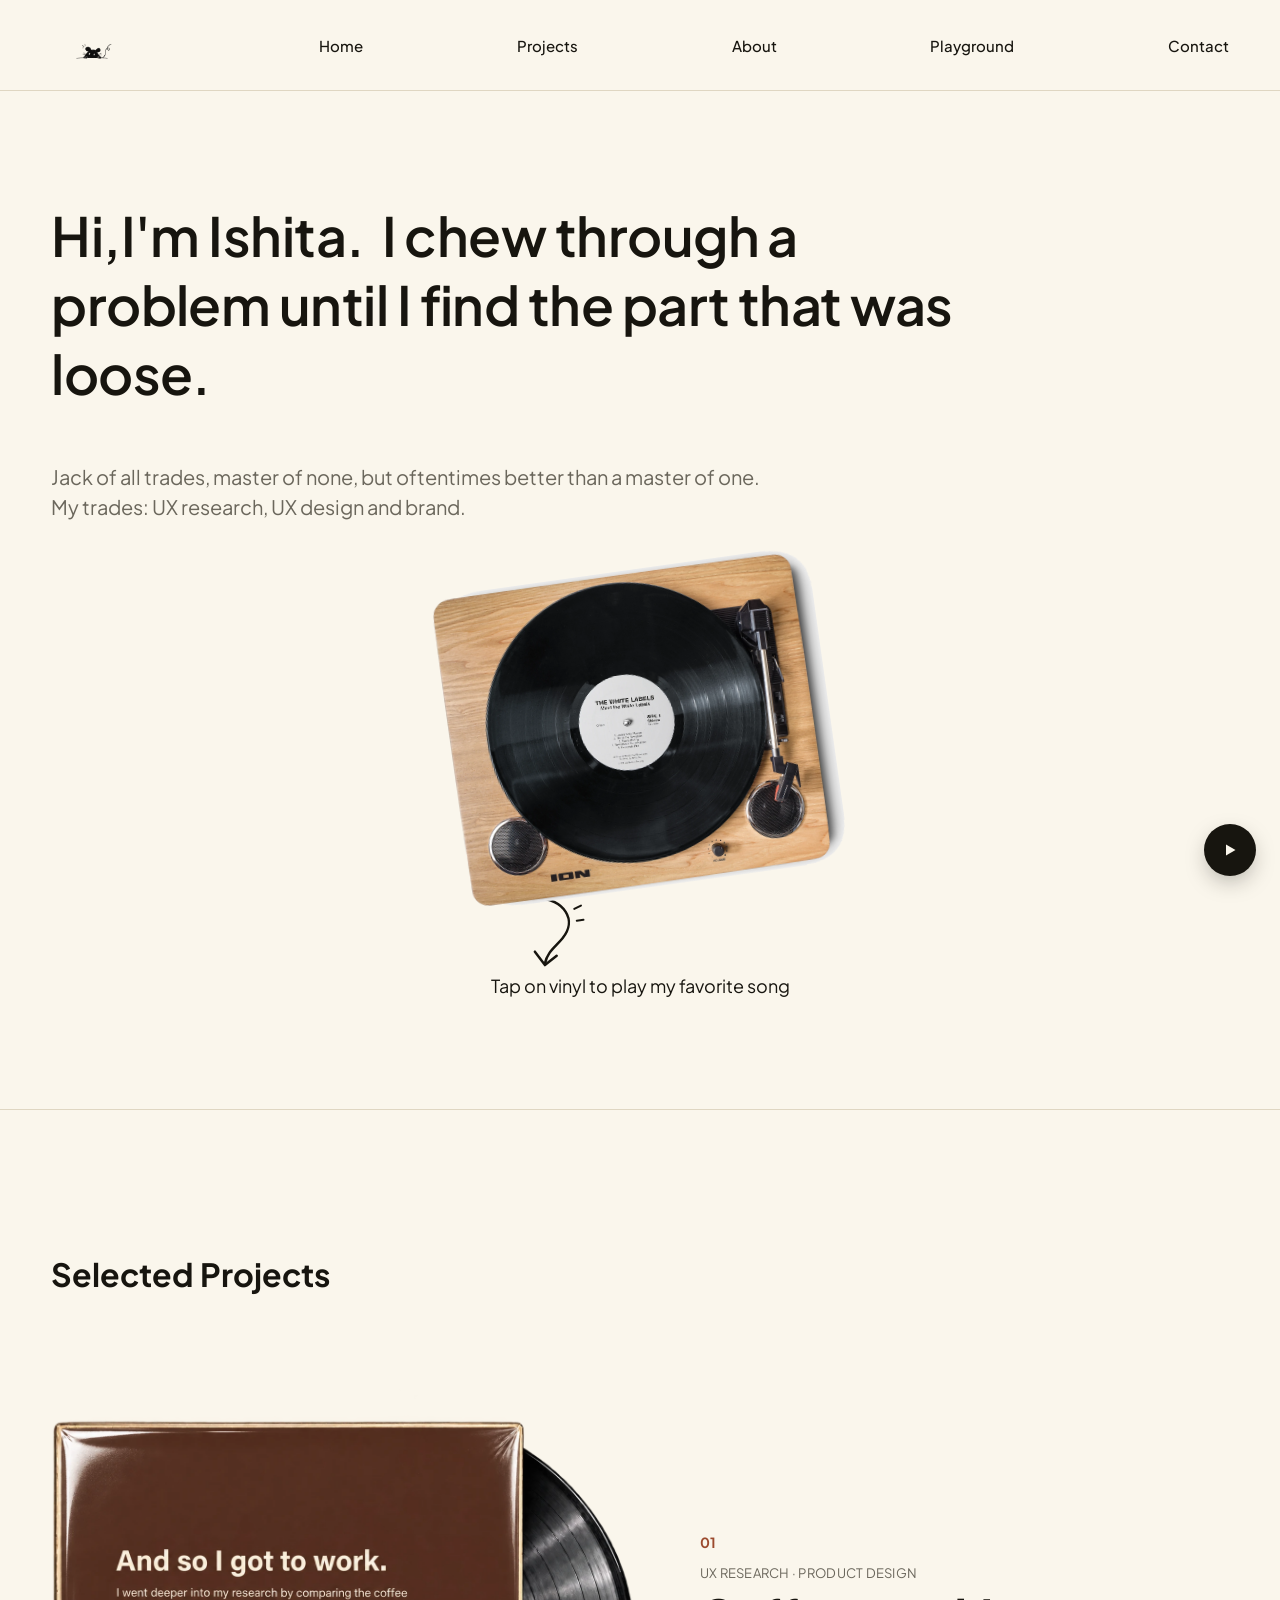
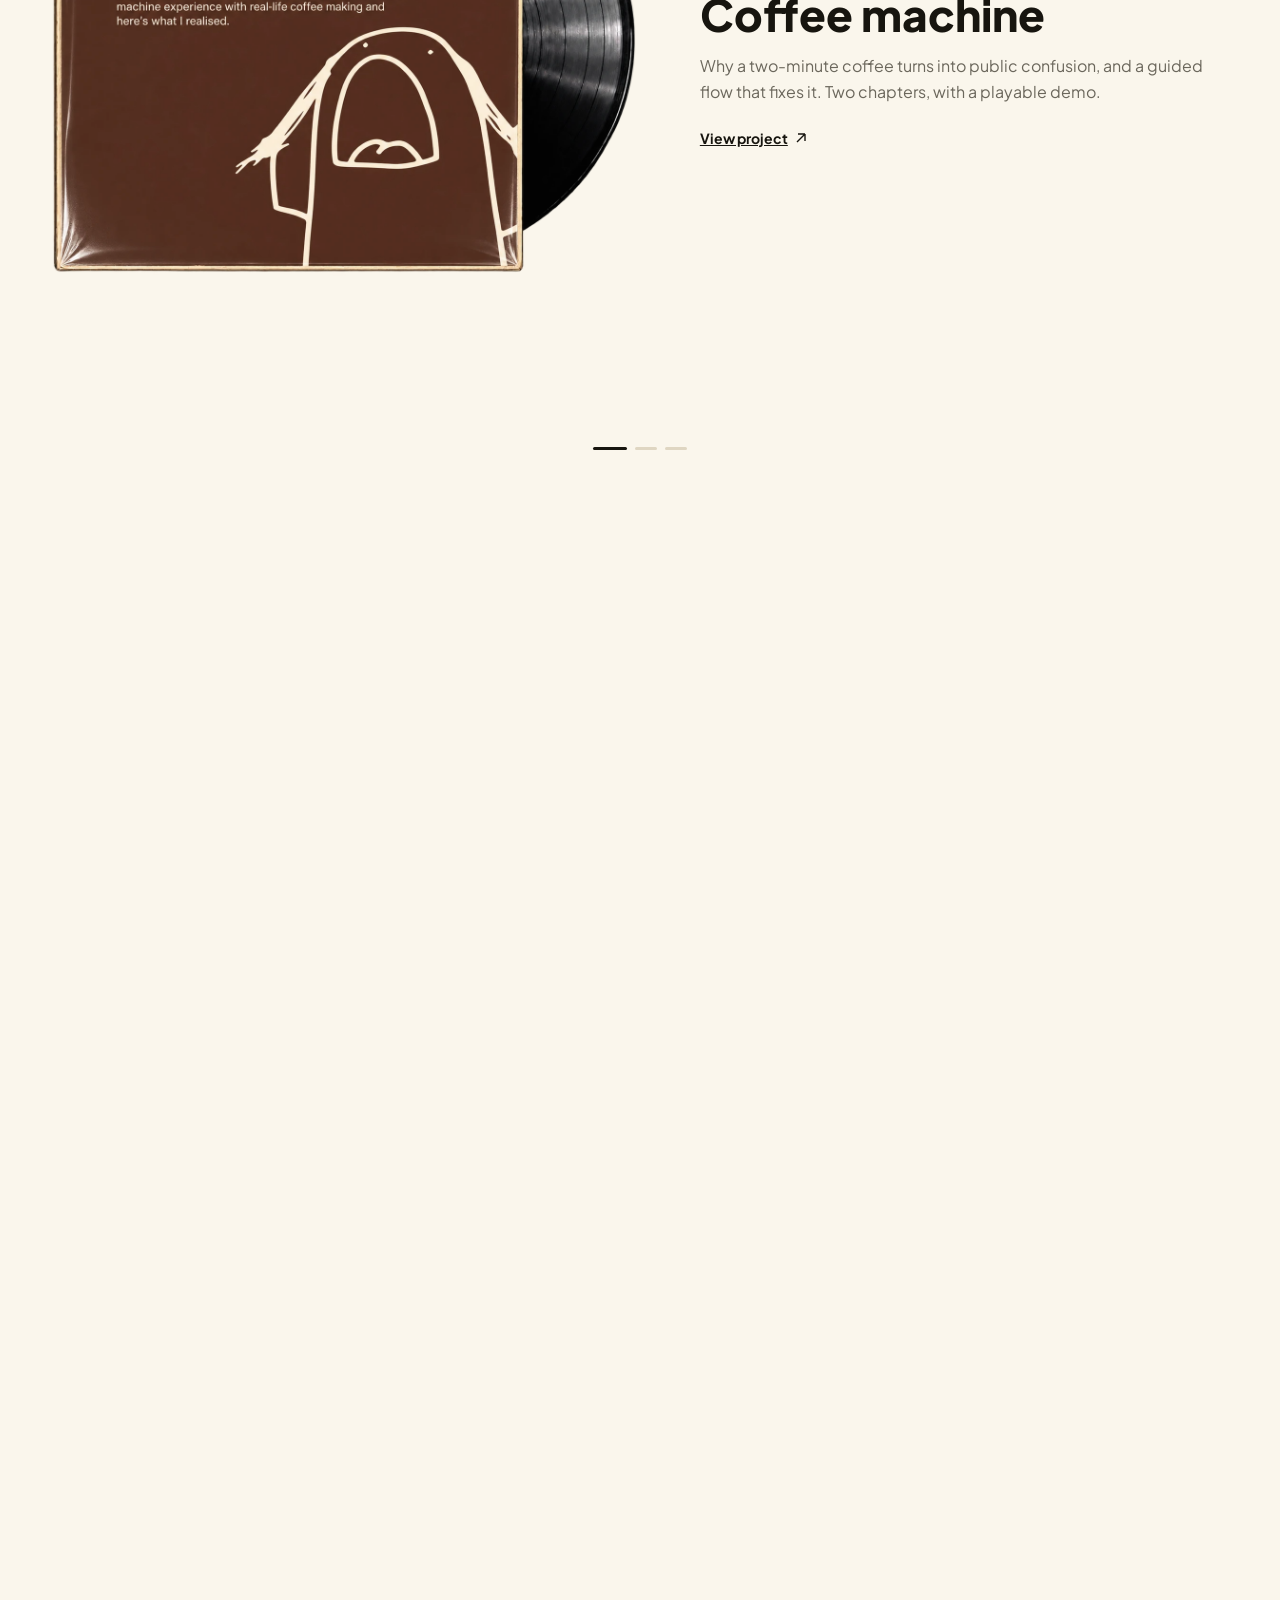
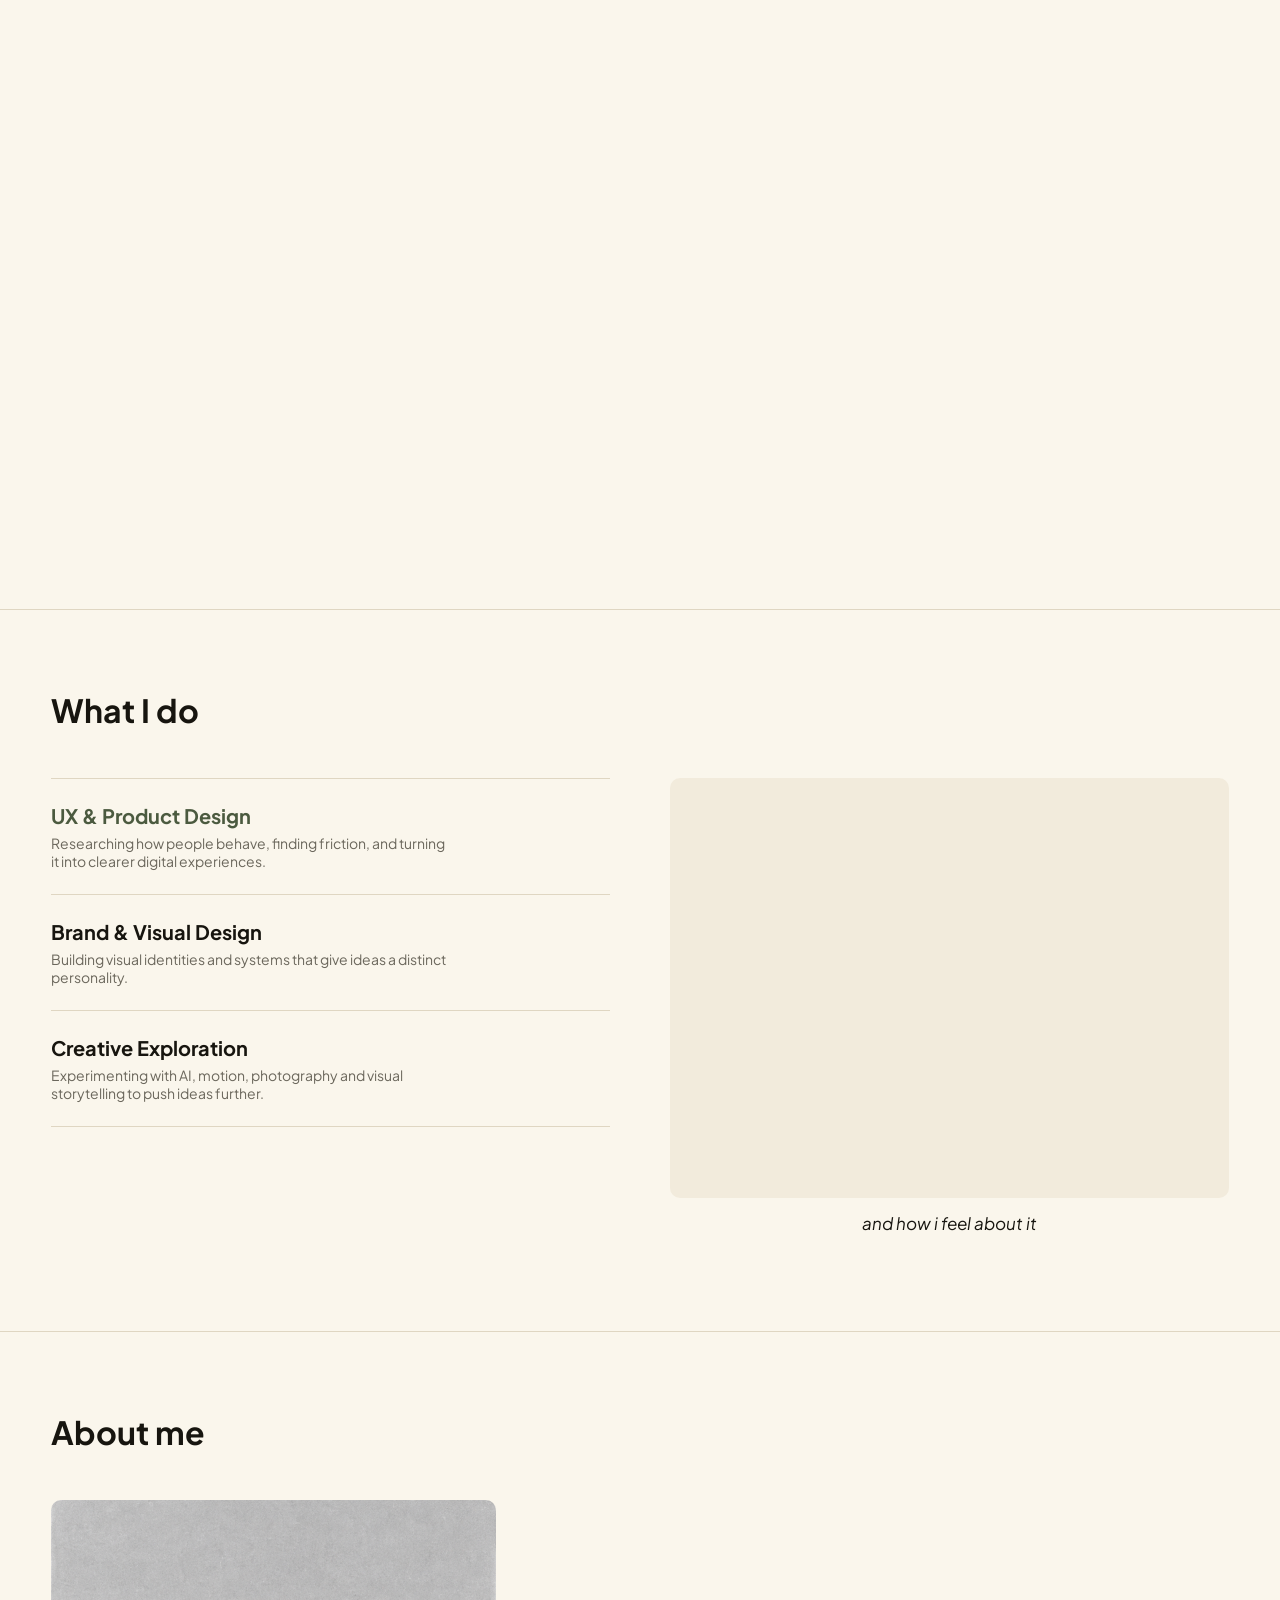
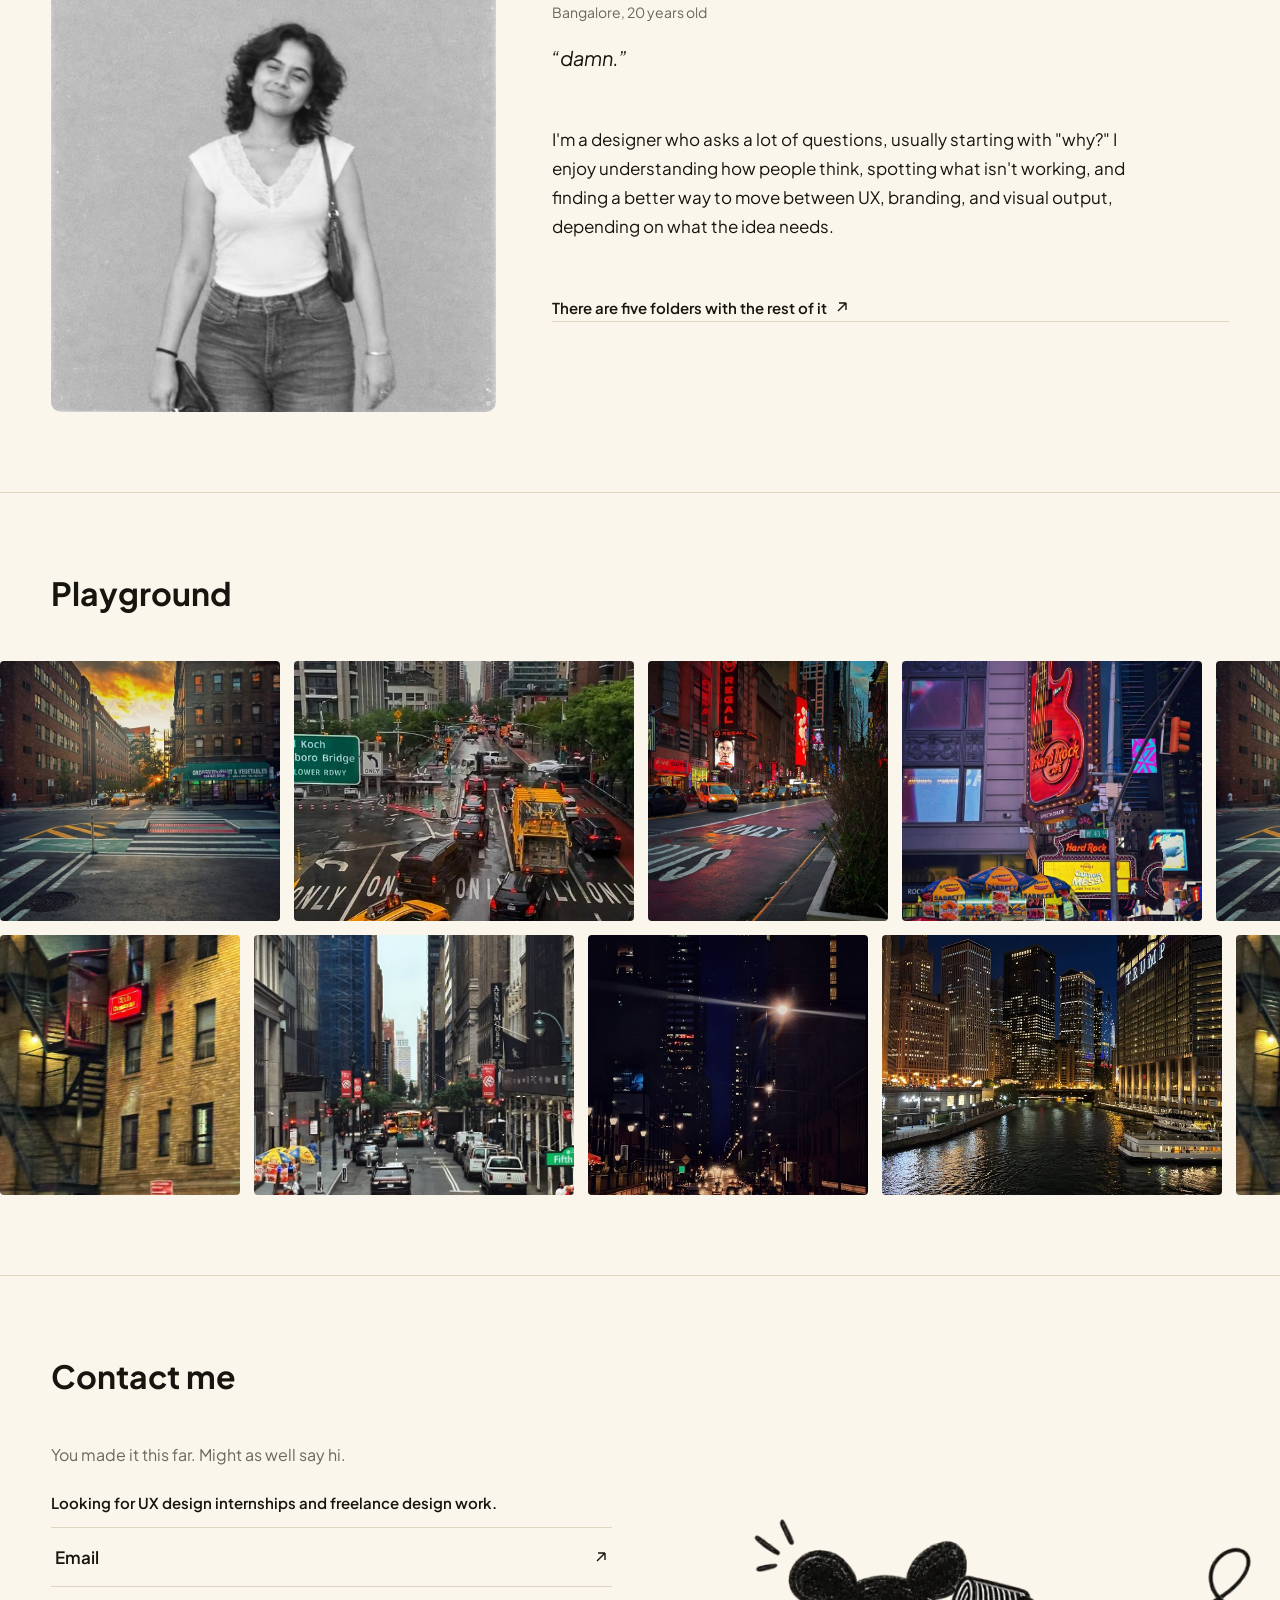
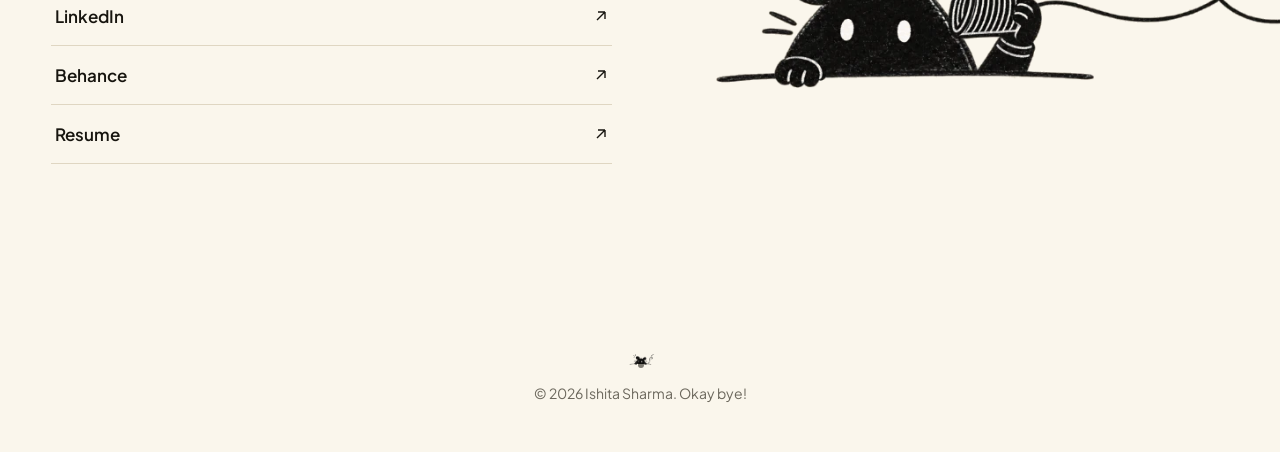
<file: index.html>
<!DOCTYPE html>
<html lang="en">
<head>
<meta charset="UTF-8" />
<meta name="viewport" content="width=device-width, initial-scale=1.0" />
<title>Ishita Sharma — Designer</title>
<meta name="description" content="Ishita Sharma is a UX and product designer with a brand and visual background, based in Bangalore.">
  <meta property="og:type" content="website" />
  <meta property="og:site_name" content="Ishita Sharma" />
  <meta property="og:title" content="Ishita Sharma — Designer" />
  <meta property="og:description" content="Ishita Sharma is a UX and product designer with a brand and visual background, based in Bangalore." />
  <meta property="og:url" content="https://ishitasharma6562-a11y.github.io/ishita/" />
  <meta property="og:image" content="https://ishitasharma6562-a11y.github.io/ishita/assets/images/og-card.jpg?v=1" />
  <meta property="og:image:width" content="1200" />
  <meta property="og:image:height" content="630" />
  <meta property="og:image:alt" content="Ishita Sharma is a UX and product designer with a brand and visual background, based in Bangalore." />
  <meta name="twitter:card" content="summary_large_image" />

<link rel="icon" type="image/svg+xml" href="assets/images/favicon.svg?v=2" />
<link rel="icon" type="image/png" sizes="160x160" href="assets/images/favicon.png?v=2" />
<link rel="stylesheet" href="assets/css/style.css?v=39" />
</head>
<body>
<a href="#home" class="skip-link">Skip to content</a>

<header>
  <div class="wrap">
    <nav>
      <a href="#home" aria-label="Home">
        <img class="rat-logo" src="assets/images/rat.png" alt="Ishita Sharma — home" />
      </a>
      <ul class="nav-links" id="navLinks">
        <li><a href="#home">Home</a></li>
        <li><a href="#projects">Projects</a></li>
        <li><a href="about.html">About</a></li>
        <li><a href="#playground">Playground</a></li>
        <li><a href="#contact">Contact</a></li>
      </ul>
      <button class="nav-toggle" id="navToggle" aria-label="Toggle menu" aria-expanded="false">
        <svg width="22" height="16" viewBox="0 0 22 16"><path d="M0 1H22M0 8H22M0 15H22" stroke="currentColor" stroke-width="2"/></svg>
      </button>
    </nav>
  </div>
</header>

<main id="home">

  <!-- ================= HERO ================= -->
  <section class="hero">
    <div class="wrap">
      <p class="hero-line">
        Hi,I'm Ishita.&nbsp; I chew through a problem until I find the part that was loose.
      </p>
      <p class="hero-tagline">
        Jack of all trades, master of none, but oftentimes better than a master of one.<br>
        My trades: UX research, UX design and brand.
      </p>
      <div class="hero-image">
        <div class="hero-image-inner" id="heroImageInner">
          <img src="assets/images/hero-turntable.png" alt="" />
          <img class="hero-disc-spin" id="heroDiscSpin" src="assets/images/disc-hero.png" alt="" aria-hidden="true" />
        </div>
      </div>
      <p class="hero-hint">
        <svg class="hero-hint-arrow" viewBox="0 0 74 92" fill="none" aria-hidden="true">
          <path d="M16 6C48 8 64 32 46 54C37 65 28 70 25 84" stroke="currentColor" stroke-width="3" stroke-linecap="round"/>
          <path d="M13 70L25 86L39 75" stroke="currentColor" stroke-width="3" stroke-linecap="round" stroke-linejoin="round"/>
          <path d="M60 19L68 15M63 33L71 32" stroke="currentColor" stroke-width="2.4" stroke-linecap="round"/>
        </svg>
        <span>Tap on vinyl to play my favorite song</span>
      </p>
      <audio id="heroVinylAudio" src="assets/audio/hero-vinyl-track.mp3" preload="none" loop></audio>
    </div>
  </section>

  <!-- ================= SELECTED PROJECTS — pinned carousel ================= -->
  <section id="projects" class="projects-pin-section">
    <div class="projects-sticky">
      <div class="projects-head-fixed">
        <div class="wrap">
          <h2 class="section-head" style="margin-bottom:0;">Selected Projects</h2>
        </div>
      </div>

      <div class="projects-track" id="projectsTrack">

        <div class="project-slide is-active">
          <div class="project-slide-inner">
            <div class="thumb-frame studio">
              <img src="assets/images/thumb-studio-vinyl-hd.png" alt="Studio coffee machine research illustration &mdash; &lsquo;And so I got to work.&rsquo; styled as a vinyl record sleeve" />
              <span class="steam s1"></span>
              <span class="steam s2"></span>
              <span class="steam s3"></span>
            </div>
            <div class="proj-copy">
              <div class="proj-index">01</div>
              <div class="proj-meta">UX RESEARCH &middot; PRODUCT DESIGN</div>
              <h3 class="proj-name">Coffee machine</h3>
              <p class="proj-desc">Why a two-minute coffee turns into public confusion, and a guided flow that fixes it. Two chapters, with a playable demo.</p>
              <a class="proj-link" href="work/coffee-machine.html">View project
                <svg width="14" height="14" viewBox="0 0 14 14"><path d="M3 11L11 3M11 3H4M11 3V10" stroke="currentColor" stroke-width="1.4"/></svg>
              </a>
            </div>
          </div>
        </div>

        <div class="project-slide">
          <div class="project-slide-inner">
            <div class="thumb-frame onawave">
              <img src="assets/images/thumb-onawave-vinyl-hd.png" alt="Clinician Dashboard project &mdash; the red ink hero of the OnaWave case study, styled as a vinyl record sleeve" />
            </div>
            <div class="proj-copy">
              <div class="proj-index">02</div>
              <div class="proj-meta">UX RESEARCH &middot; UX DESIGN &middot; DATA VISUALISATION</div>
              <h3 class="proj-name">Clinician Dashboard</h3>
              <p class="proj-desc">A clinical decision support dashboard that turns 28 days of cycle data into a reading a clinician can trust in the three minutes they actually have.</p>
              <a class="proj-link" href="work/onawave.html">View project
                <svg width="14" height="14" viewBox="0 0 14 14"><path d="M3 11L11 3M11 3H4M11 3V10" stroke="currentColor" stroke-width="1.4"/></svg>
              </a>
            </div>
          </div>
        </div>

        <div class="project-slide">
          <div class="project-slide-inner">
            <div class="thumb-frame nazar">
              <img src="assets/images/thumb-nazar-vinyl-hd.png" alt="Nazar app icon on a phone home screen, styled as a vinyl record sleeve" />
              <span class="scan-line"></span>
            </div>
            <div class="proj-copy">
              <div class="proj-index">03</div>
              <div class="proj-meta">BRAND STRATEGY &middot; VISUAL IDENTITY &middot; ART DIRECTION</div>
              <h3 class="proj-name">Nazar</h3>
              <p class="proj-desc">A visual identity project built around human attention and the difference between simply being seen and genuinely being acknowledged.</p>
              <a class="proj-link" href="work/nazar.html">View project
                <svg width="14" height="14" viewBox="0 0 14 14"><path d="M3 11L11 3M11 3H4M11 3V10" stroke="currentColor" stroke-width="1.4"/></svg>
              </a>
            </div>
          </div>
        </div>

        <div class="project-slide" hidden>
          <div class="project-slide-inner">
            <div class="thumb-frame furlenco">
              <img src="assets/images/thumb-furlenco-vinyl-hd.png" alt="Furlenco project &mdash; a person&rsquo;s feet up on a rented leather sofa, styled as a vinyl record sleeve" />
            </div>
            <div class="proj-copy">
              <div class="proj-index">04</div>
              <div class="proj-meta">UX RESEARCH &middot; UX DESIGN &middot; VISUAL DESIGN</div>
              <h3 class="proj-name">Furlenco</h3>
              <p class="proj-desc">Why people hesitate before renting furniture online, and what makes them confident enough to commit. A UX study and redesign.</p>
              <a class="proj-link" href="work/furlenco.html">View project
                <svg width="14" height="14" viewBox="0 0 14 14"><path d="M3 11L11 3M11 3H4M11 3V10" stroke="currentColor" stroke-width="1.4"/></svg>
              </a>
            </div>
          </div>
        </div>

        <div class="project-slide" hidden>
          <div class="project-slide-inner">
            <div class="thumb-frame outlive">
              <span class="outlive-tile" aria-hidden="true"><b>Outlive</b><i>Amazon brand store</i></span>
            </div>
            <div class="proj-copy">
              <div class="proj-index">05</div>
              <div class="proj-label">Client work</div>
              <div class="proj-meta">AMAZON &middot; A+ CONTENT &middot; BRAND STORE &middot; LISTING DESIGN</div>
              <h3 class="proj-name">Outlive</h3>
              <p class="proj-desc">Redesigned the store banners, A+ content and listing images for five products, plus the Brand Store creatives, for a snack brand aimed at health-conscious customers. Live on Amazon.in.</p>
              <a class="proj-link" href="https://www.amazon.in/stores/page/7955FC23-641B-4FF8-ABA8-2BC7EDD5622E" target="_blank" rel="noopener">View live store
                <svg width="14" height="14" viewBox="0 0 14 14"><path d="M3 11L11 3M11 3H4M11 3V10" stroke="currentColor" stroke-width="1.4"/></svg>
              </a>
            </div>
          </div>
        </div>
      </div>

      <div class="projects-progress">
        <span class="is-active"></span>
        <span></span>
        <span></span>
        <span></span>
      </div>
    </div>
  </section>

  <!-- ================= WHAT I DO ================= -->
  <section id="whatido-section">
    <div class="wrap">
      <h2 class="section-head">What I do</h2>
      <div class="whatido">
        <ul class="skill-list" id="skillList">
          <li class="skill-item active" data-skill="0">
            <h3>UX &amp; Product Design</h3>
            <p>Researching how people behave, finding friction, and turning it into clearer digital experiences.</p>
          </li>
          <li class="skill-item" data-skill="1">
            <h3>Brand &amp; Visual Design</h3>
            <p>Building visual identities and systems that give ideas a distinct personality.</p>
          </li>
          <li class="skill-item" data-skill="2">
            <h3>Creative Exploration</h3>
            <p>Experimenting with AI, motion, photography and visual storytelling to push ideas further.</p>
          </li>
        </ul>
        <div class="skill-visual-col">
          <div class="skill-visual">
            <video class="active" data-idx="0" src="assets/videos/whatido-01-ux-product.mp4" muted loop playsinline preload="metadata"></video>
            <video data-idx="1" src="assets/videos/whatido-03-creative.mp4" muted loop playsinline preload="metadata"></video>
            <video data-idx="2" src="assets/videos/whatido-02-brand-visual.mp4" muted loop playsinline preload="metadata"></video>
          </div>
          <p class="skill-visual-caption">and how i feel about it</p>
        </div>
      </div>
    </div>
  </section>

  <!-- ================= ABOUT ================= -->
  <section id="about">
    <div class="wrap">
      <h2 class="section-head">About me</h2>
      <div class="about-layout">
        <div class="about-photo">
          <img src="assets/images/about-portrait-raw.png" alt="Portrait of Ishita Sharma" />
        </div>
        <div class="about-copy">
          <p class="about-stat">Bangalore, 20 years old</p>
          <p class="about-quote">&ldquo;damn.&rdquo;</p>
          <div class="about-text">
            <p>I'm a designer who asks a lot of questions, usually starting with "why?" I enjoy understanding how people think, spotting what isn't working, and finding a better way to move between UX, branding, and visual output, depending on what the idea needs.</p>
          </div>
          <a class="about-more" href="about.html">There are five folders with the rest of it
            <svg width="14" height="14" viewBox="0 0 14 14" aria-hidden="true"><path d="M3 11L11 3M11 3H4M11 3V10" stroke="currentColor" stroke-width="1.4" fill="none"/></svg>
          </a>
        </div>
      </div>
    </div>
  </section>

  <!-- ================= PLAYGROUND ================= -->
  <section id="playground">
    <div class="wrap">
      <h2 class="section-head">Playground</h2>
    </div>
    <div class="pg-strip dir-left">
      <div class="pg-track" id="pgRowLeft"></div>
    </div>
    <div class="pg-strip dir-right">
      <div class="pg-track" id="pgRowRight"></div>
    </div>
  </section>

  <!-- ================= CONTACT ================= -->
  <section id="contact">
    <div class="wrap">
      <h2 class="section-head">Contact me</h2>
      <div class="contact-grid">
        <div>
          <p class="contact-intro">You made it this far. Might as well say hi.</p>
          <p class="contact-looking">Looking for UX design internships and freelance design work.</p>
          <ul class="contact-links">
            <li><a href="mailto:ishitasharma6562@gmail.com">Email <svg width="14" height="14" viewBox="0 0 14 14"><path d="M3 11L11 3M11 3H4M11 3V10" stroke="currentColor" stroke-width="1.4"/></svg></a></li>
            <li><a href="https://www.linkedin.com/in/ishita-sharma-94436a299" target="_blank" rel="noopener">LinkedIn <svg width="14" height="14" viewBox="0 0 14 14"><path d="M3 11L11 3M11 3H4M11 3V10" stroke="currentColor" stroke-width="1.4"/></svg></a></li>
            <li><a href="https://www.behance.net/ishitasharma108" target="_blank" rel="noopener">Behance <svg width="14" height="14" viewBox="0 0 14 14"><path d="M3 11L11 3M11 3H4M11 3V10" stroke="currentColor" stroke-width="1.4"/></svg></a></li>
            <li><a href="assets/docs/Ishita_Sharma_Resume.pdf" target="_blank" rel="noopener">Resume <svg width="14" height="14" viewBox="0 0 14 14"><path d="M3 11L11 3M11 3H4M11 3V10" stroke="currentColor" stroke-width="1.4"/></svg></a></li>
          </ul>
        </div>
        <div class="contact-illustration">
          <img src="assets/images/contact-rat.png?v=4" alt="Illustration of the rat listening on a tin-can telephone, wire trailing off to the right" />
        </div>
      </div>
    </div>
  </section>
</main>

<footer>
  <div class="exit-rat-wrap">
    <span class="exit-crumb" id="exitCrumb"></span>
    <div class="exit-rat" id="exitRat">
      <img src="assets/images/rat.png" alt="" />
    </div>
  </div>
  <p>© <span data-year>2026</span> Ishita Sharma. Okay bye!</p>
</footer>

<button type="button" class="sticky-audio-toggle" id="stickyAudioToggle" aria-label="Play song" aria-pressed="false">
  <svg class="icon-play" width="16" height="16" viewBox="0 0 16 16" fill="none"><path d="M4 2.5L13.5 8L4 13.5V2.5Z" fill="currentColor"/></svg>
  <svg class="icon-pause" width="16" height="16" viewBox="0 0 16 16" fill="none"><rect x="3.5" y="2.5" width="3.2" height="11" fill="currentColor"/><rect x="9.3" y="2.5" width="3.2" height="11" fill="currentColor"/></svg>
</button>

<script src="assets/js/main.js?v=10"></script>
<script src="assets/js/pen-cursor.js?v=4"></script>
</body>
</html>
</file>
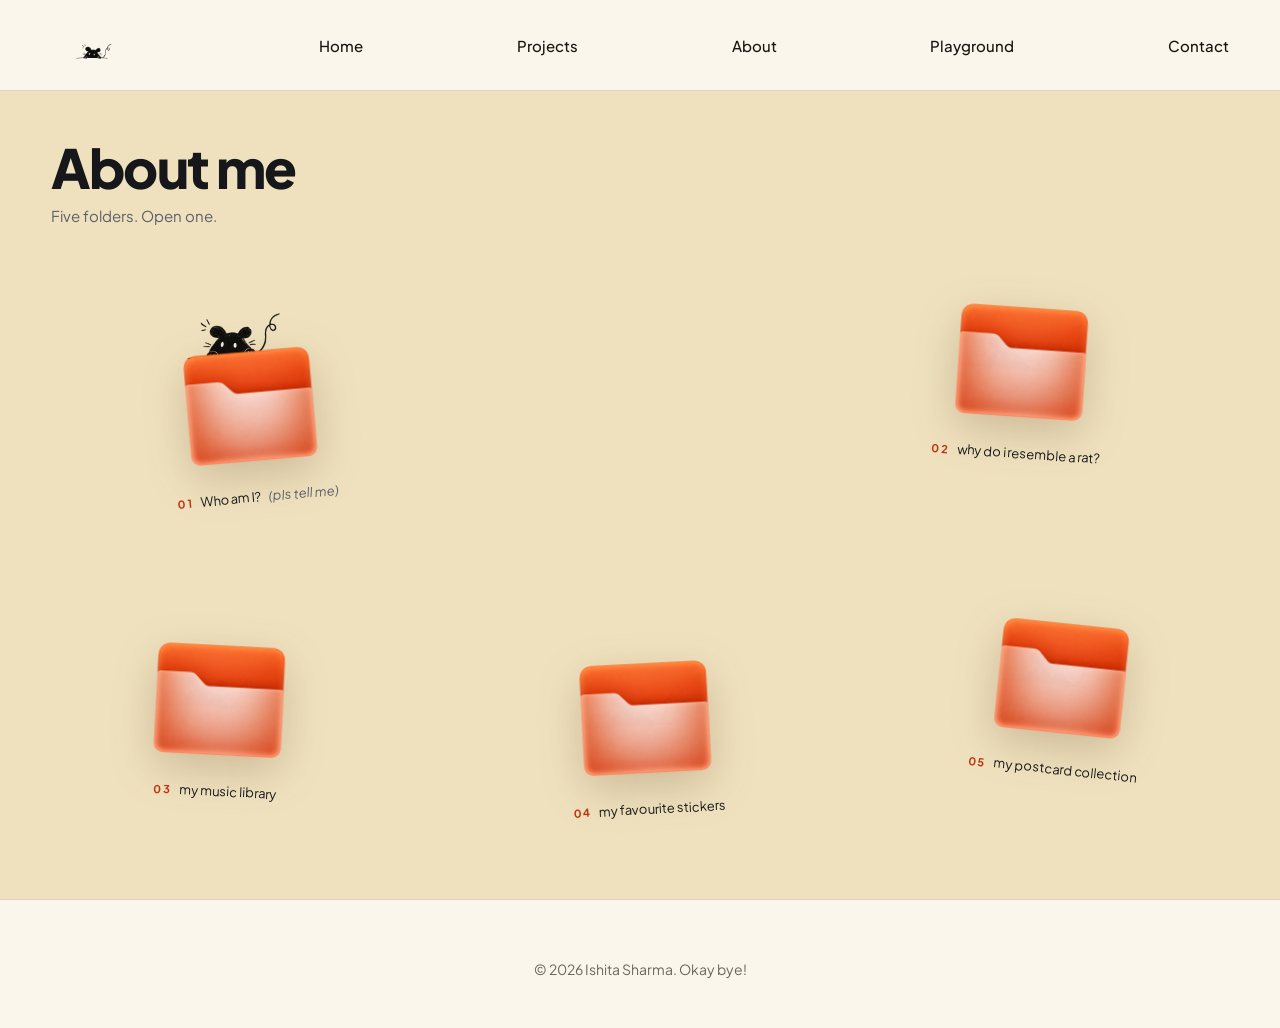
<file: about.html>
<!DOCTYPE html>
<html lang="en">
<head>
<meta charset="UTF-8" />
<meta name="viewport" content="width=device-width, initial-scale=1.0" />
<title>About — Ishita Sharma</title>
<meta name="description" content="Five folders: who I am, why the rat, my music library, my favourite stickers and my postcard collection." />
  <meta property="og:type" content="website" />
  <meta property="og:site_name" content="Ishita Sharma" />
  <meta property="og:title" content="About — Ishita Sharma" />
  <meta property="og:description" content="Five folders: who I am, why the rat, my music library, my favourite stickers and my postcard collection." />
  <meta property="og:url" content="https://ishitasharma6562-a11y.github.io/ishita/about.html" />
  <meta property="og:image" content="https://ishitasharma6562-a11y.github.io/ishita/assets/images/og-card.jpg?v=1" />
  <meta property="og:image:width" content="1200" />
  <meta property="og:image:height" content="630" />
  <meta property="og:image:alt" content="Ishita Sharma, UX / Product and Visual Designer, with a rat peeking over the edge holding a tin-can telephone" />
  <meta name="twitter:card" content="summary_large_image" />

<link rel="icon" type="image/svg+xml" href="assets/images/favicon.svg?v=2" />
<link rel="icon" type="image/png" sizes="160x160" href="assets/images/favicon.png?v=2" />
<link rel="stylesheet" href="assets/css/style.css?v=39" />
<link rel="stylesheet" href="assets/css/about.css?v=25" />
<script>
  /* Set before first paint. Without JS the desk never locks and every folder's
     contents simply render down the page, so the whole thing still reads. */
  document.documentElement.className += " ab-js";
</script>
</head>
<body>
<a href="#deskTop" class="skip-link">Skip to content</a>

<header>
  <div class="wrap">
    <nav>
      <a href="index.html" aria-label="Home">
        <img class="rat-logo" src="assets/images/rat.png" alt="Ishita Sharma — home" />
      </a>
      <ul class="nav-links" id="navLinks">
        <li><a href="index.html#home">Home</a></li>
        <li><a href="index.html#projects">Projects</a></li>
        <li><a href="about.html" aria-current="page">About</a></li>
        <li><a href="index.html#playground">Playground</a></li>
        <li><a href="index.html#contact">Contact</a></li>
      </ul>
      <button class="nav-toggle" id="navToggle" aria-label="Toggle menu" aria-expanded="false">
        <svg width="22" height="16" viewBox="0 0 22 16"><path d="M0 1H22M0 8H22M0 15H22" stroke="currentColor" stroke-width="2"/></svg>
      </button>
    </nav>
  </div>
</header>

<main id="deskTop">

  <!-- ============ THE DESK ============ -->
  <!-- Fills the screen and does not scroll. Pick a folder to open it. -->
  <section class="ab-desk" id="abDesk" aria-label="Pick a folder">
    <div class="ab-desk-head">
      <h1>About me</h1>
      <p>Five folders. Open one.</p>
    </div>

    <!-- A three-by-two grid holds the scatter: the tilts and the small
         --dx/--dy nudges keep the hand-placed look, but no two folders can
         ever land on top of each other the way free placement allowed. -->
    <ul class="ab-folders" id="abFolders">
      <li style="--tilt:-5deg; --dx:14px; --dy:26px">
        <button type="button" class="ab-folder" data-opens="whoami">
          <span class="ab-folder-art">
            <img class="ab-folder-rat" src="assets/images/about/rat.png?v=2" alt="" aria-hidden="true" width="337" height="145" />
            <img class="ab-folder-img" src="assets/images/about/folder.png?v=1" alt="" aria-hidden="true" width="640" height="604" />
          </span>
          <span class="ab-folder-tab"><b>01</b> Who am I? <i>(pls tell me)</i></span>
        </button>
      </li>
      <li style="--tilt:4deg; --dx:-22px; --dy:-18px">
        <button type="button" class="ab-folder" data-opens="rat">
          <span class="ab-folder-art">
            <img class="ab-folder-rat" src="assets/images/about/rat.png?v=2" alt="" aria-hidden="true" width="337" height="145" />
            <img class="ab-folder-img" src="assets/images/about/folder.png?v=1" alt="" aria-hidden="true" width="640" height="604" />
          </span>
          <span class="ab-folder-tab"><b>02</b> why do i resemble a rat?</span>
        </button>
      </li>
      <li style="--tilt:3deg; --dx:-18px; --dy:16px">
        <button type="button" class="ab-folder" data-opens="music">
          <span class="ab-folder-art">
            <img class="ab-folder-rat" src="assets/images/about/rat.png?v=2" alt="" aria-hidden="true" width="337" height="145" />
            <img class="ab-folder-img" src="assets/images/about/folder.png?v=1" alt="" aria-hidden="true" width="640" height="604" />
          </span>
          <span class="ab-folder-tab"><b>03</b> my music library</span>
        </button>
      </li>
      <li style="--tilt:-3deg; --dx:6px; --dy:34px">
        <button type="button" class="ab-folder" data-opens="stickers">
          <span class="ab-folder-art">
            <img class="ab-folder-rat" src="assets/images/about/rat.png?v=2" alt="" aria-hidden="true" width="337" height="145" />
            <img class="ab-folder-img" src="assets/images/about/folder.png?v=1" alt="" aria-hidden="true" width="640" height="604" />
          </span>
          <span class="ab-folder-tab"><b>04</b> my favourite stickers</span>
        </button>
      </li>
      <li style="--tilt:6deg; --dx:18px; --dy:-6px">
        <button type="button" class="ab-folder" data-opens="postcards">
          <span class="ab-folder-art">
            <img class="ab-folder-rat" src="assets/images/about/rat.png?v=2" alt="" aria-hidden="true" width="337" height="145" />
            <img class="ab-folder-img" src="assets/images/about/folder.png?v=1" alt="" aria-hidden="true" width="640" height="604" />
          </span>
          <span class="ab-folder-tab"><b>05</b> my postcard collection</span>
        </button>
      </li>
    </ul>
  </section>

  <!-- ============ 01 WHO AM I ============ -->
  <section class="ab-sec ab-whoami" id="whoami" hidden>
    <div class="ab-back-bar">
      <button type="button" class="ab-back" data-back>
        <svg width="15" height="15" viewBox="0 0 16 16" aria-hidden="true"><path d="M10 2.5 4.5 8l5.5 5.5"/></svg>
        All folders
      </button>
      <span class="ab-sec-num">01</span>
    </div>

    <div class="wrap">
      <div class="ab-head">
        <h2>Who am I? <em>(pls tell me)</em></h2>
      </div>

      <div class="ab-whoami-grid">
        <figure class="ab-polaroid">
          <img src="assets/images/about/polaroid.jpg" alt="Ishita as a small child in a green top, hands clasped, standing in a kitchen" width="1060" height="774" />
          <figcaption>exhibit A</figcaption>
        </figure>

        <div class="ab-whoami-copy">
          <p>I&rsquo;m Ishita. I like taking photos, collecting postcards, long auto rides and finding new music. I almost always have my AirPods in, eat an unreasonable amount of paneer, and somehow ended up with a rat as my mascot. I&rsquo;m mostly just someone who likes making things and figuring things out as I go.</p>
          <p class="ab-invite">If my friends have ended up here, please feel free to add to this&nbsp;:)</p>
        </div>
      </div>

      <!-- The board is per-visitor: notes live in this browser only. -->
      <div class="ab-notes" id="abNotes">
        <div class="ab-notes-head">
          <h3>The board</h3>
          <p class="ab-notes-note">Notes you write stay in your browser &mdash; nobody else sees them, not even me.</p>
          <button type="button" class="ab-note-add" id="abNoteAdd">
            <svg width="13" height="13" viewBox="0 0 16 16" aria-hidden="true"><path d="M8 3v10M3 8h10"/></svg>
            Add a note
          </button>
        </div>
        <ul class="ab-note-board" id="abNoteBoard"></ul>
        <p class="ab-note-empty" id="abNoteEmpty">Nothing on the board yet.</p>
      </div>
    </div>
  </section>

  <!-- ============ 02 WHY THE RAT ============ -->
  <section class="ab-sec ab-rat" id="rat" hidden>
    <div class="ab-back-bar">
      <button type="button" class="ab-back" data-back>
        <svg width="15" height="15" viewBox="0 0 16 16" aria-hidden="true"><path d="M10 2.5 4.5 8l5.5 5.5"/></svg>
        All folders
      </button>
      <span class="ab-sec-num">02</span>
    </div>

    <div class="wrap">
      <div class="ab-rat-grid">
        <figure class="ab-rat-art">
          <figcaption class="ab-bubble">It makes the portfolio feel a little more like me.</figcaption>
          <img src="assets/images/about/rat.png?v=2" alt="A scribbled drawing of a rat peering over a ledge" width="337" height="145" />
        </figure>

        <div class="ab-rat-copy">
          <h2>Why the rat?</h2>
          <p class="ab-lede">I&rsquo;ve been told I look a little like one. Instead of being offended, I gave it a job. It now lives here and occasionally does some design work.</p>
          <div class="ab-rat-body">
            <p>The rat started as a random joke, but eventually became a little stand-in for me across the portfolio. It&rsquo;s curious, slightly nosy, and tends to wander into places it probably shouldn&rsquo;t &mdash; which is pretty close to how I approach design. I like poking around, asking questions, noticing tiny things and figuring out how things work.</p>
            <p>So you&rsquo;ll see it popping up throughout the site &mdash; sometimes explaining something, sometimes interacting with the page, and sometimes just existing because I thought the page needed a rat.</p>
          </div>
        </div>
      </div>
    </div>
  </section>

  <!-- ============ 03 MUSIC LIBRARY ============ -->
  <section class="ab-sec ab-music" id="music" hidden>
    <div class="ab-back-bar">
      <button type="button" class="ab-back" data-back>
        <svg width="15" height="15" viewBox="0 0 16 16" aria-hidden="true"><path d="M10 2.5 4.5 8l5.5 5.5"/></svg>
        All folders
      </button>
      <span class="ab-sec-num">03</span>
    </div>

    <div class="wrap">
      <div class="ab-music-grid">

        <!-- The record player is the photograph; the record on top of it is
             whichever vinyl is cued, and it turns only while there is sound.
             The arm is drawn over it so it can swing — the deck's own arm sits
             underneath the record and is covered by it. -->
        <div class="ab-deck" id="abDeck">
          <img class="ab-deck-img" src="assets/images/about/record-player.jpg?v=2" alt=""
               width="860" height="810" aria-hidden="true" />
          <div class="ab-vinyl" id="abVinyl">
            <img id="abVinylImg" src="assets/images/about/vinyl-pablo.png?v=1" alt=""
                 width="540" height="537" aria-hidden="true" />
          </div>
          <div class="ab-tonearm" aria-hidden="true"><span></span></div>
        </div>

        <div class="ab-music-copy">
          <h2>Music library</h2>
          <p class="ab-lede">Five records that have been on far too often. Press play &mdash; whichever one is cued drops onto the deck and turns while it plays. About half a minute of each.</p>

          <ol class="ab-tracks" id="abTracks">
            <li class="ab-track" data-src="assets/audio/about/pablo.mp3?v=1"
                data-art="assets/images/about/vinyl-pablo.png?v=1">
              <button type="button" class="ab-track-btn">
                <span class="ab-track-num">01</span>
                <span class="ab-track-play" aria-hidden="true">
                  <svg class="ab-ic-play" width="11" height="13" viewBox="0 0 11 13"><path d="M0 0l11 6.5L0 13z"/></svg>
                  <svg class="ab-ic-pause" width="11" height="13" viewBox="0 0 11 13"><path d="M0 0h3.6v13H0zM7.4 0H11v13H7.4z"/></svg>
                </span>
                <span class="ab-track-meta">
                  <span class="ab-track-title">Pablo</span>
                  <span class="ab-track-artist">Hania Aamir</span>
                </span>
                <span class="ab-track-bars" aria-hidden="true"><i></i><i></i><i></i><i></i></span>
              </button>
            </li>
            <li class="ab-track" data-src="assets/audio/about/woman.mp3?v=1"
                data-art="assets/images/about/vinyl-woman.png?v=1">
              <button type="button" class="ab-track-btn">
                <span class="ab-track-num">02</span>
                <span class="ab-track-play" aria-hidden="true">
                  <svg class="ab-ic-play" width="11" height="13" viewBox="0 0 11 13"><path d="M0 0l11 6.5L0 13z"/></svg>
                  <svg class="ab-ic-pause" width="11" height="13" viewBox="0 0 11 13"><path d="M0 0h3.6v13H0zM7.4 0H11v13H7.4z"/></svg>
                </span>
                <span class="ab-track-meta">
                  <span class="ab-track-title">woman</span>
                  <span class="ab-track-artist">Mumford &amp; Sons</span>
                </span>
                <span class="ab-track-bars" aria-hidden="true"><i></i><i></i><i></i><i></i></span>
              </button>
            </li>
            <li class="ab-track" data-src="assets/audio/about/aaj-na.mp3?v=1"
                data-art="assets/images/about/vinyl-aaj-na.png?v=1">
              <button type="button" class="ab-track-btn">
                <span class="ab-track-num">03</span>
                <span class="ab-track-play" aria-hidden="true">
                  <svg class="ab-ic-play" width="11" height="13" viewBox="0 0 11 13"><path d="M0 0l11 6.5L0 13z"/></svg>
                  <svg class="ab-ic-pause" width="11" height="13" viewBox="0 0 11 13"><path d="M0 0h3.6v13H0zM7.4 0H11v13H7.4z"/></svg>
                </span>
                <span class="ab-track-meta">
                  <span class="ab-track-title">aaj na</span>
                  <span class="ab-track-artist">Ritviz</span>
                </span>
                <span class="ab-track-bars" aria-hidden="true"><i></i><i></i><i></i><i></i></span>
              </button>
            </li>
            <li class="ab-track" data-src="assets/audio/about/mulaqat.mp3?v=1"
                data-art="assets/images/about/vinyl-mulaqat.png?v=1">
              <button type="button" class="ab-track-btn">
                <span class="ab-track-num">04</span>
                <span class="ab-track-play" aria-hidden="true">
                  <svg class="ab-ic-play" width="11" height="13" viewBox="0 0 11 13"><path d="M0 0l11 6.5L0 13z"/></svg>
                  <svg class="ab-ic-pause" width="11" height="13" viewBox="0 0 11 13"><path d="M0 0h3.6v13H0zM7.4 0H11v13H7.4z"/></svg>
                </span>
                <span class="ab-track-meta">
                  <span class="ab-track-title">mulaqat</span>
                  <span class="ab-track-artist">Prateek Kuhad</span>
                </span>
                <span class="ab-track-bars" aria-hidden="true"><i></i><i></i><i></i><i></i></span>
              </button>
            </li>
            <li class="ab-track" data-src="assets/audio/about/slow-dancing.mp3?v=1"
                data-art="assets/images/about/vinyl-slow-dancing.png?v=1">
              <button type="button" class="ab-track-btn">
                <span class="ab-track-num">05</span>
                <span class="ab-track-play" aria-hidden="true">
                  <svg class="ab-ic-play" width="11" height="13" viewBox="0 0 11 13"><path d="M0 0l11 6.5L0 13z"/></svg>
                  <svg class="ab-ic-pause" width="11" height="13" viewBox="0 0 11 13"><path d="M0 0h3.6v13H0zM7.4 0H11v13H7.4z"/></svg>
                </span>
                <span class="ab-track-meta">
                  <span class="ab-track-title">slow dancing</span>
                  <span class="ab-track-artist">John Mayer</span>
                </span>
                <span class="ab-track-bars" aria-hidden="true"><i></i><i></i><i></i><i></i></span>
              </button>
            </li>
          </ol>

          <p class="ab-music-missing" id="abMusicMissing" hidden>The clips aren&rsquo;t on the server yet &mdash; the record still turns if you press play.</p>

          <p class="ab-credit">None of this music is mine. Short clips, shared because I love them;
            every one of these belongs to the artist who made it.</p>
        </div>
      </div>

      </div>
    </div>
  </section>

  <!-- ============ 04 STICKERS ============ -->
  <section class="ab-sec ab-stickers" id="stickers" hidden>
    <div class="ab-back-bar">
      <button type="button" class="ab-back" data-back>
        <svg width="15" height="15" viewBox="0 0 16 16" aria-hidden="true"><path d="M10 2.5 4.5 8l5.5 5.5"/></svg>
        All folders
      </button>
      <span class="ab-sec-num">04</span>
    </div>

    <div class="wrap">
      <div class="ab-head">
        <h2>My favourite stickers</h2>
        <p class="ab-lede">The ones that get sent the most. Drag them around if you like &mdash; where you leave them is remembered.</p>
        <button type="button" class="ab-sticker-reset" id="abStickerReset">Put them back</button>
      </div>

      <div class="ab-board" id="abStickerBoard">
        <figure class="ab-sticker" data-id="s1" style="--x:4%;  --y:6%;  --tilt:-7deg; --w:200px">
          <img src="assets/images/about/sticker-1.jpg" alt="Reaction sticker" draggable="false" />
        </figure>
        <figure class="ab-sticker" data-id="s2" style="--x:28%; --y:2%;  --tilt:5deg;  --w:166px">
          <img src="assets/images/about/sticker-2.jpg" alt="Reaction sticker" draggable="false" />
        </figure>
        <figure class="ab-sticker" data-id="s3" style="--x:52%; --y:12%; --tilt:-4deg; --w:190px">
          <img src="assets/images/about/sticker-3.jpg" alt="Reaction sticker" draggable="false" />
        </figure>
        <figure class="ab-sticker" data-id="s4" style="--x:76%; --y:4%;  --tilt:8deg;  --w:178px">
          <img src="assets/images/about/sticker-4.jpg" alt="Reaction sticker" draggable="false" />
        </figure>
        <figure class="ab-sticker" data-id="s5" style="--x:22%; --y:56%; --tilt:6deg;  --w:214px">
          <img src="assets/images/about/sticker-5.jpg" alt="Reaction sticker" draggable="false" />
        </figure>
        <figure class="ab-sticker" data-id="s6" style="--x:58%; --y:58%; --tilt:-6deg; --w:186px">
          <img src="assets/images/about/sticker-6.jpg" alt="Reaction sticker" draggable="false" />
        </figure>
      </div>
    </div>
  </section>

  <!-- ============ 05 POSTCARDS ============ -->
  <section class="ab-sec ab-postcards" id="postcards" hidden>
    <div class="ab-back-bar">
      <button type="button" class="ab-back" data-back>
        <svg width="15" height="15" viewBox="0 0 16 16" aria-hidden="true"><path d="M10 2.5 4.5 8l5.5 5.5"/></svg>
        All folders
      </button>
      <span class="ab-sec-num">05</span>
    </div>

    <div class="wrap">
      <div class="ab-head">
        <h2>My postcard collection</h2>
        <p class="ab-lede">Picked up in bookshops, airports and other people&rsquo;s cities. Drag, scroll or use the arrows.</p>
      </div>

      <!-- A real horizontal scroller with snap points, so a trackpad, a
           thumb and the arrow keys all work without any of it being
           reimplemented. The buttons just scroll it. -->
      <div class="ab-carousel" id="abCarousel">
        <ul class="ab-rail" id="abRail" tabindex="0" role="group"
            aria-label="Postcard collection, 14 cards">
          <li class="ab-pc">
            <img src="assets/images/postcards/postcard-01.jpg?v=1" alt="A pink record turning on a turntable" />
          </li>
          <li class="ab-pc">
            <img src="assets/images/postcards/postcard-02.jpg?v=1" alt="A comic page looking down into a record shop" />
          </li>
          <li class="ab-pc">
            <img src="assets/images/postcards/postcard-03.jpg?v=1" alt="A painting of the Chicago river" loading="lazy" />
          </li>
          <li class="ab-pc">
            <img src="assets/images/postcards/postcard-04.jpg?v=1" alt="A film still of a family around a kitchen table" loading="lazy" />
          </li>
          <li class="ab-pc">
            <img src="assets/images/postcards/postcard-05.jpg?v=1" alt="A comic panel reading New York" loading="lazy" />
          </li>
          <li class="ab-pc">
            <img src="assets/images/postcards/postcard-06.jpg?v=1" alt="An ink drawing of the Faqir Chand & Sons book store" loading="lazy" />
          </li>
          <li class="ab-pc">
            <img src="assets/images/postcards/postcard-07.jpg?v=1" alt="A black and white photograph of hands holding a camera" loading="lazy" />
          </li>
          <li class="ab-pc">
            <img src="assets/images/postcards/postcard-08.jpg?v=1" alt="A coloured drawing of stacked cups" loading="lazy" />
          </li>
          <li class="ab-pc">
            <img src="assets/images/postcards/postcard-09.jpg?v=1" alt="A line drawing in pencil" loading="lazy" />
          </li>
          <li class="ab-pc">
            <img src="assets/images/postcards/postcard-10.jpg?v=1" alt="A book cover with a CD set into it" loading="lazy" />
          </li>
          <li class="ab-pc">
            <img src="assets/images/postcards/postcard-11.jpg?v=1" alt="A watercolour of Bangalore airport" loading="lazy" />
          </li>
          <li class="ab-pc">
            <img src="assets/images/postcards/postcard-12.jpg?v=1" alt="A New Yorker cover of a busy newsroom" loading="lazy" />
          </li>
          <li class="ab-pc">
            <img src="assets/images/postcards/postcard-13.jpg?v=1" alt="A photograph through an open doorway" loading="lazy" />
          </li>
          <li class="ab-pc">
            <img src="assets/images/postcards/postcard-14.jpg?v=1" alt="A card with a piece of bread on it" loading="lazy" />
          </li>
        </ul>

        <div class="ab-carousel-bar">
          <button type="button" class="ab-cbtn" data-pc="-1" aria-label="Previous postcard">
            <svg width="16" height="16" viewBox="0 0 16 16" aria-hidden="true"><path d="M10 2.5 4.5 8l5.5 5.5"/></svg>
          </button>
          <p class="ab-count"><b id="abPcNow">1</b> <span>/</span> 14</p>
          <button type="button" class="ab-cbtn" data-pc="1" aria-label="Next postcard">
            <svg width="16" height="16" viewBox="0 0 16 16" aria-hidden="true"><path d="M6 2.5 11.5 8 6 13.5"/></svg>
          </button>
        </div>
      </div>
    </div>
  </section>

</main>

<footer>
  <p>© <span data-year>2026</span> Ishita Sharma. Okay bye!</p>
</footer>

<script src="assets/js/about.js?v=12"></script>
</body>
</html>
</file>
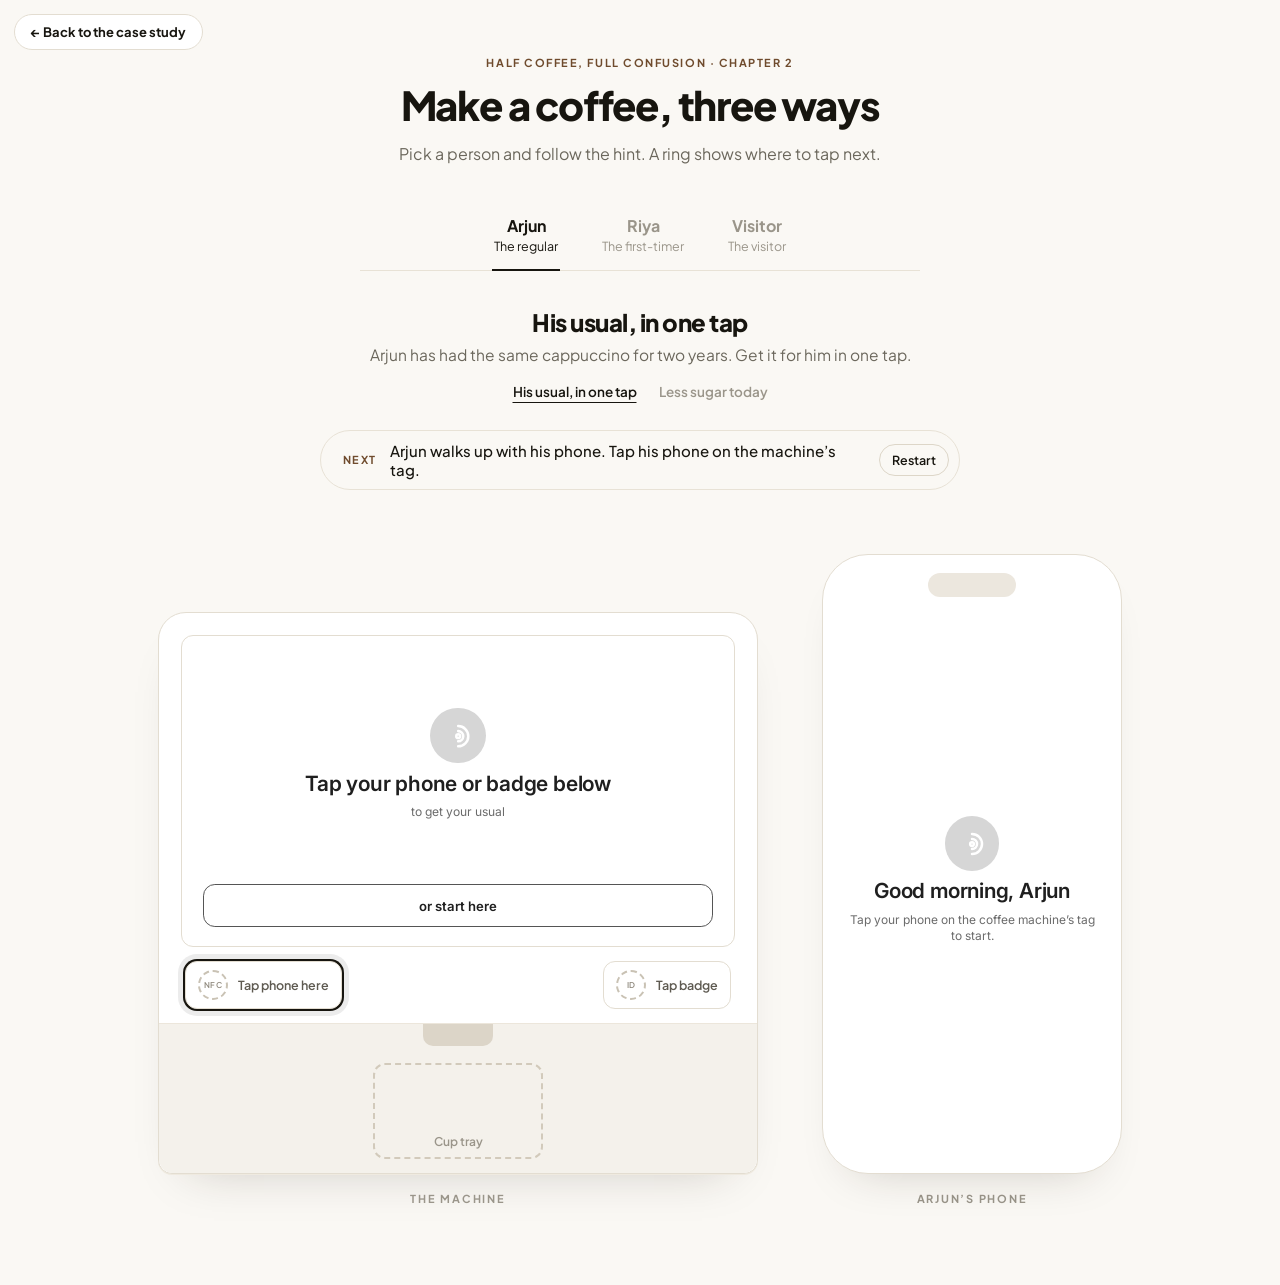
<file: work/coffee-demo.html>
<!DOCTYPE html>
<html lang="en">
<head>
<meta charset="UTF-8" />
<meta name="viewport" content="width=device-width, initial-scale=1.0, viewport-fit=cover" />
<title>Make a coffee &mdash; demo | Ishita Sharma</title>
<meta name="description" content="A short playable demo from the Half coffee, full confusion case study: pick a person and make their coffee on a working machine and phone." />
  <meta property="og:type" content="website" />
  <meta property="og:site_name" content="Ishita Sharma" />
  <meta property="og:title" content="Make a coffee &mdash; demo | Ishita Sharma" />
  <meta property="og:description" content="A short playable demo from the Half coffee, full confusion case study: pick a person and make their coffee on a working machine and phone." />
  <meta property="og:url" content="https://ishitasharma6562-a11y.github.io/ishita/work/coffee-demo.html" />
  <meta property="og:image" content="https://ishitasharma6562-a11y.github.io/ishita/assets/images/og-card.jpg?v=1" />
  <meta property="og:image:width" content="1200" />
  <meta property="og:image:height" content="630" />
  <meta name="twitter:card" content="summary_large_image" />

<link rel="icon" type="image/svg+xml" href="../assets/images/favicon.svg?v=2" />
<link rel="icon" type="image/png" sizes="160x160" href="../assets/images/favicon.png?v=2" />
<link rel="preconnect" href="https://fonts.googleapis.com">
<link rel="stylesheet" href="https://fonts.googleapis.com/css2?family=Inter:wght@400;500;600&family=Plus+Jakarta+Sans:wght@500;600;700;800&display=swap">
<style>
/* Layout: a cream counter with the machine and the phone on it. Full mode adds a facilitator panel; demo mode adds a cast picker and a coach line. Single light theme on purpose, matching the case study. */
:root{
  --counter:#F6F0E2; --panel:#FBF8F1; --line:#E2D7C1; --ink:#17150F; --body:#6B675C; --eb:#6F4B2D;
  --machine:#2B2620; --metal:#3A342C;
  --scr-ink:#1F1F1F; --scr-mute:#6B6B6B; --scr-soft:#CFCFCF; --scr-track:#E6E6E6;
  --ok:#2F6B3A; --warn:#8A4B12; --warn-bg:#F7E9D6; --nudge:#C98A3E;
  --a1:#E7C9A5; --a2:#C9D8C2; --a3:#D6CBE4;
  --display:"Plus Jakarta Sans",ui-sans-serif,system-ui,sans-serif;
  --ui:"Inter",ui-sans-serif,system-ui,-apple-system,"Segoe UI",sans-serif;
  color-scheme:light;
}
*{box-sizing:border-box}
body{background:var(--counter);color:var(--ink);font-family:var(--display);margin:0;
  padding-left:max(16px,env(safe-area-inset-left,0px));padding-right:max(16px,env(safe-area-inset-right,0px));padding-block:20px 40px}
button{font:inherit;color:inherit;cursor:pointer}
button:disabled{cursor:not-allowed}
:focus-visible{outline:2px solid var(--eb);outline-offset:2px}
.top{display:flex;flex-wrap:wrap;align-items:baseline;justify-content:space-between;gap:8px 24px;max-width:1360px;margin:0 auto 18px}
.top h1{font-size:28px;font-weight:800;letter-spacing:-.02em;margin:0}
.eb{font-size:11px;font-weight:700;letter-spacing:.14em;color:var(--eb);text-transform:uppercase}
.top p{margin:0;color:var(--body);font-size:14px;max-width:60ch}
.layout{display:grid;grid-template-columns:330px minmax(0,1fr);gap:20px;max-width:1360px;margin:0 auto;align-items:start}
.demo .layout{grid-template-columns:minmax(0,1fr);max-width:1100px}
@media (max-width:1000px){.layout{grid-template-columns:minmax(0,1fr)}}
.demo .panel,.full .cast,.full .coach,.full .story{display:none}

/* Panel (full) */
.panel{background:var(--panel);border:1px solid var(--line);border-radius:16px;padding:18px;display:flex;flex-direction:column;gap:18px;min-width:0}
.panel h2{font-size:11px;font-weight:700;letter-spacing:.14em;color:var(--eb);text-transform:uppercase;margin:0 0 8px}
.tabs{display:grid;grid-template-columns:repeat(3,1fr);gap:6px}
.tab{border:1px solid var(--line);background:transparent;border-radius:10px;padding:8px 6px;font-weight:700;font-size:13px}
.tab small{display:block;font-weight:500;color:var(--body);font-size:11px}
.tab[aria-pressed="true"]{background:var(--ink);color:#fff;border-color:var(--ink)}
.tab[aria-pressed="true"] small{color:#D9D3C6}
.blurb{font-size:13.5px;color:var(--body);margin:8px 0 0;line-height:1.45}
.tasks{list-style:none;margin:0;padding:0;display:flex;flex-direction:column;gap:6px}
.tasks label{display:flex;gap:10px;align-items:flex-start;font-size:14px;line-height:1.4;padding:8px 10px;border-radius:10px;border:1px solid var(--line);background:#fff;cursor:pointer}
.tasks input{margin-top:3px;accent-color:var(--ink)}
.tasks .n{font-weight:700;color:var(--eb);min-width:1.2em}
.tip{font-size:12.5px;color:var(--body);margin:8px 0 0;line-height:1.45}
.clock{display:flex;align-items:baseline;gap:10px}
.clock b{font-size:34px;font-weight:800;font-variant-numeric:tabular-nums;letter-spacing:-.02em}
.clock span{font-size:13px;color:var(--body)}
.sim{display:flex;flex-wrap:wrap;gap:8px;align-items:center}
.pbtn{border:1px solid var(--line);background:#fff;border-radius:999px;padding:7px 14px;font-size:13px;font-weight:600}
.pbtn:disabled{opacity:.45}
.toggle{display:flex;align-items:flex-start;gap:8px;font-size:13px;font-weight:600;line-height:1.35}
.toggle input{accent-color:var(--ink);width:16px;height:16px;margin-top:1px}
.toggle small{display:block;font-weight:500;color:var(--body)}
.logwrap{overflow-x:auto;border:1px solid var(--line);border-radius:10px;background:#fff}
table{border-collapse:collapse;width:100%;font-size:12.5px;font-variant-numeric:tabular-nums}
th,td{text-align:left;padding:7px 8px;border-bottom:1px solid var(--line);white-space:nowrap}
th{font-weight:700;color:var(--eb);font-size:11px;letter-spacing:.06em;text-transform:uppercase}
tr:last-child td{border-bottom:0}
.empty{padding:12px;color:var(--body);font-size:13px}
.copied{font-size:12px;color:var(--ok)}

/* Demo chrome */
.demo-col{display:flex;flex-direction:column;gap:16px;min-width:0}
.cast{display:grid;grid-template-columns:repeat(3,minmax(0,1fr));gap:12px}
@media (max-width:640px){.cast{grid-template-columns:minmax(0,1fr)}}
.who{display:flex;gap:12px;align-items:center;text-align:left;background:var(--panel);border:1.5px solid var(--line);border-radius:16px;padding:12px 14px}
.who .av{width:44px;height:44px;border-radius:50%;display:grid;place-items:center;font-weight:800;font-size:16px;color:var(--ink);flex:none}
.who b{display:block;font-size:15px}
.who small{display:block;color:var(--body);font-size:12.5px;line-height:1.35}
.who[aria-pressed="true"]{border-color:var(--ink);background:#fff}
.story{display:flex;flex-wrap:wrap;align-items:center;justify-content:space-between;gap:10px 18px;background:#fff;border:1px solid var(--line);border-radius:16px;padding:14px 18px}
.story .t{font-size:18px;font-weight:800;letter-spacing:-.01em}
.story p{margin:2px 0 0;color:var(--body);font-size:14px;max-width:62ch}
.chips2{display:flex;gap:6px;flex-wrap:wrap}
.sbtn{border:1px solid var(--line);background:var(--panel);border-radius:999px;padding:7px 12px;font-size:12.5px;font-weight:700}
.sbtn[aria-pressed="true"]{background:var(--ink);color:#fff;border-color:var(--ink)}
.coach{display:flex;align-items:center;gap:12px;background:var(--ink);color:#fff;border-radius:14px;padding:12px 16px;font-size:15px;font-weight:600;min-height:52px}
.coach .step{font-size:11px;letter-spacing:.12em;text-transform:uppercase;color:#D9C3A4;font-weight:700;flex:none}
.coach.win{background:var(--ok)}
.coach .acts{margin-left:auto;display:flex;gap:8px;flex-wrap:wrap}
.coach .acts button{background:#fff;color:var(--ink);border:0;border-radius:999px;padding:7px 12px;font-size:12.5px;font-weight:700}

/* Stage */
.stage{display:flex;flex-wrap:wrap;gap:28px;justify-content:center;align-items:flex-end;padding:20px 12px 0;min-width:0}
.dev-label{font-size:11px;font-weight:700;letter-spacing:.14em;color:var(--eb);text-transform:uppercase;text-align:center;margin-top:12px}
.machine-wrap{width:min(600px,100%);min-width:0}
.machine{background:var(--machine);border-radius:28px 28px 14px 14px;padding:22px 22px 0}
.mscreen{background:#fff;border-radius:12px;aspect-ratio:16/9;overflow:hidden;container-type:inline-size;border:4px solid #0D0B09}
.mpanel{display:flex;justify-content:space-between;align-items:center;gap:10px;padding:14px 4px;flex-wrap:wrap}
.hw{display:flex;align-items:center;gap:10px;background:var(--metal);border:1px solid #4A4339;color:#EDE6D8;border-radius:12px;padding:8px 12px;font-size:12.5px;font-weight:600}
.hw .tagmark{width:30px;height:30px;border-radius:50%;border:2px dashed #CDBFA6;display:grid;place-items:center;font-size:8px;letter-spacing:.02em;flex:none}
.hw:disabled{opacity:.4}
.hw:not(:disabled):hover{border-color:#CDBFA6}
.spoutzone{position:relative;height:150px;background:linear-gradient(#211D18,#1A1713);margin:0 -22px;border-radius:0 0 14px 14px;display:flex;justify-content:center}
.spout{position:absolute;top:0;width:70px;height:22px;background:var(--metal);border-radius:0 0 10px 10px}
.stream{position:absolute;top:22px;width:6px;height:70px;background:#7A4A25;border-radius:3px;opacity:0;transition:opacity .3s}
.pouring .stream{opacity:1}
.tray{position:absolute;bottom:14px;width:170px;height:96px;border-radius:12px;border:2px dashed #5C5347;background:transparent;color:#B8AD99;font-size:12px;font-weight:600;display:flex;align-items:flex-end;justify-content:center;padding-bottom:8px}
.tray.want{border-color:#E8C9A0;color:#F2DEC2}
.cup{position:absolute;bottom:22px;left:50%;transform:translateX(-50%);width:62px;height:58px;background:#F4EFE6;border-radius:4px 4px 18px 18px}
.cup::after{content:"";position:absolute;right:-14px;top:12px;width:16px;height:24px;border:5px solid #F4EFE6;border-left:0;border-radius:0 12px 12px 0}
.phone-wrap{width:300px;flex:none}
.phone{width:300px;height:620px;background:#0F0E0C;border-radius:46px;padding:10px;position:relative}
.phone::before{content:"";position:absolute;top:18px;left:50%;transform:translateX(-50%);width:88px;height:24px;background:#0F0E0C;border-radius:14px;z-index:3}
.pscreen{width:100%;height:100%;background:#fff;border-radius:36px;overflow:hidden;position:relative}
.nudge{box-shadow:0 0 0 3px var(--nudge),0 0 0 7px rgba(201,138,62,.28)!important}
@media (prefers-reduced-motion:no-preference){.nudge{animation:nud 1.4s ease-in-out infinite}@keyframes nud{50%{box-shadow:0 0 0 3px var(--nudge),0 0 0 11px rgba(201,138,62,.12)}}}

/* Screen UI */
.scr{height:100%;display:flex;flex-direction:column;gap:.7em;font-family:var(--ui);color:var(--scr-ink);position:relative}
.p .scr{font-size:13px;padding:52px 16px 18px}
.m .scr{font-size:calc(100cqw / 42);padding:1.4em 1.6em}
.scr h2{font-size:1.6em;font-weight:600;margin:0;letter-spacing:-.01em;line-height:1.2;text-wrap:balance}
.scr p{margin:0}
.mut{color:var(--scr-mute);font-size:.92em;line-height:1.4}
.lnk{background:none;border:0;padding:.2em 0;color:var(--scr-mute);text-decoration:underline;font-size:.95em;align-self:center}
.back{background:none;border:0;padding:0;color:var(--scr-mute);font-size:.95em;align-self:flex-start}
.body{flex:1;display:flex;flex-direction:column;gap:.6em;min-height:0}
.center .body{align-items:center;justify-content:center;text-align:center}
.actions{display:flex;flex-direction:column;gap:.55em}
.row{display:flex;gap:.55em}
.row>*{flex:1}
.btn{border-radius:.9em;padding:.95em;font-weight:600;font-size:1em;border:1.5px solid transparent}
.btn.p{background:var(--scr-ink);color:#fff}
.btn.s{background:#fff;border-color:#555}
.btn:disabled{background:#DDDDDD;color:#999;border-color:transparent}
.btn.sm{padding:.45em .8em;font-size:.85em;border-radius:.7em;flex:none}
.ic{width:4.2em;height:4.2em;border-radius:50%;background:#D6D6D6;display:grid;place-items:center;flex:none}
.ic svg{width:55%;height:55%}
.ords{display:flex;flex-direction:column;gap:.55em;overflow:auto;min-height:0}
.ocard{border:1px solid var(--scr-ink);border-radius:.9em;padding:.8em .9em;display:flex;flex-direction:column;gap:.7em}
.ocard b{display:block;font-weight:600;font-size:1.05em}
.ocard small{display:block;color:var(--scr-mute);font-size:.86em;margin-top:.15em}
.ocard .btn{padding:.7em;font-size:.95em}
.ocard.draft{border-style:dashed}
.tagline{font-size:.72em;font-weight:600;letter-spacing:.06em;text-transform:uppercase;color:var(--scr-mute)}
.opt{display:flex;flex-direction:column;align-items:flex-start;text-align:left;background:#fff;border:1px solid var(--scr-soft);border-radius:.9em;padding:.8em .9em;width:100%}
.opt b{font-weight:600}
.opt small{color:var(--scr-mute);font-size:.85em;margin-top:.15em}
.opt.on{border:2px solid var(--scr-ink)}
.info{border:1px solid var(--scr-ink);border-radius:.9em;padding:.9em 1em}
.info b{display:block;font-weight:600;font-size:1.08em}
.info small{color:var(--scr-mute);font-size:.9em}
.tog{display:flex;align-items:center;justify-content:space-between;gap:.8em;background:none;border:0;padding:.3em 0;text-align:left;font-size:1em;width:100%}
.tog .sw{width:2.8em;height:1.7em;border-radius:1em;background:#E0E0E0;position:relative;flex:none;transition:background .15s}
.tog .sw::after{content:"";position:absolute;top:.2em;left:.2em;width:1.3em;height:1.3em;border-radius:50%;background:#fff;transition:left .15s}
.tog[aria-checked="true"] .sw{background:var(--scr-ink)}
.tog[aria-checked="true"] .sw::after{left:1.3em}
.warn{background:var(--warn-bg);color:var(--warn);border-radius:.8em;padding:.8em .9em;font-size:.92em;line-height:1.4}
.bar{width:70%;height:.55em;background:var(--scr-track);border-radius:1em;overflow:hidden}
.bar i{display:block;height:100%;background:var(--scr-ink);border-radius:1em;transition:width .1s linear}
.notif{position:absolute;top:44px;left:10px;right:10px;background:#F2F2F2;border-radius:16px;padding:10px 12px;font-family:var(--ui);font-size:12px;line-height:1.4;box-shadow:0 4px 14px #0002;z-index:2;text-align:left}
.notif b{display:block;font-size:12.5px}
.banner{display:flex;align-items:center;justify-content:space-between;gap:.6em;border:1px solid var(--scr-soft);border-radius:.7em;padding:.45em .5em .45em .8em;font-size:.9em}

/* Sliders: plain pills, no icon, no marker */
.sls{display:flex;justify-content:center;gap:2.2em;padding-top:.4em}
.sl{display:flex;flex-direction:column;align-items:center;gap:.2em;text-align:center}
.sl b{font-weight:600;font-size:.98em;margin-top:.35em}
.sl .val{font-size:.92em}
.sl small{color:var(--scr-mute);font-size:.8em;min-height:1.2em}
.pill{position:relative;width:84px;height:230px;border-radius:26px;background:var(--scr-track);overflow:hidden;touch-action:none;cursor:ns-resize;flex:none}
.pill::after{content:"";position:absolute;inset:0;background:repeating-linear-gradient(to top,transparent 0 calc(20% - 1px),rgba(128,128,128,.35) calc(20% - 1px) 20%);pointer-events:none}
.pill .fill{position:absolute;left:0;right:0;bottom:0;background:var(--scr-ink);transition:height .12s ease}
.pill.big{width:96px;height:300px;border-radius:30px}
.bigwrap{display:flex;gap:1.1em;align-items:stretch;justify-content:center}
.levels{list-style:none;margin:0;padding:0;display:flex;flex-direction:column}
.levels li{flex:1;display:flex;align-items:center}
.levels button{background:none;border:0;padding:.1em 0;text-align:left;color:var(--scr-mute);font-size:.95em}
.levels li.on button{color:var(--scr-ink);font-weight:600}
.levels li.on button::before{content:"● "}
.m .pill{width:4.2em;height:11.5em;border-radius:1.3em}
.m .pill.big{width:5em;height:15.5em;border-radius:1.5em}
.m .sls{gap:1.8em;padding-top:0}
.m .scr.split{flex-direction:row;gap:1.6em}
.m .split .col{flex:1;display:flex;flex-direction:column;gap:.6em;min-width:0}
.m .split .side{display:flex;flex-direction:column;gap:.6em;align-items:center;justify-content:center}
.m .ords,.m .opts{flex-direction:row}
.m .ocard,.m .opt{flex:1;min-width:0}
.m .actions{flex-direction:row;align-items:center}
.m .actions>.btn{flex:1}
.opts{display:flex;flex-direction:column;gap:.55em}
.ro{pointer-events:none}
.ro .banner,.ro .banner *{pointer-events:auto}
.ro .actions{display:none}
.nophone{height:100%;display:flex;flex-direction:column;align-items:center;justify-content:center;gap:10px;padding:30px;text-align:center;font-family:var(--ui);color:var(--scr-mute);font-size:13px;background:#F3F3F3}

/* ---------- Demo: quiet version. One neutral palette, one accent (the ring), lots of air. ---------- */
body.demo{background:#FAF8F4;padding-block:56px 80px}
.demo .top{flex-direction:column;align-items:center;text-align:center;gap:12px;max-width:720px;margin:0 auto 48px}
.demo .top h1{font-size:40px;letter-spacing:-.03em;margin-top:10px}
.demo .top p{font-size:16px;line-height:1.55;max-width:56ch}
.demo .demo-col{gap:0;align-items:center}
.demo .cast{display:flex;justify-content:center;gap:40px;border-bottom:1px solid #E8E2D6;width:min(560px,100%);margin-bottom:36px}
.demo .who{background:none;border:0;border-radius:0;padding:0 2px 14px;display:block;text-align:center;border-bottom:2px solid transparent;margin-bottom:-1px;color:#9A958A}
.demo .who b{font-size:16px;font-weight:700}
.demo .who small{font-size:12.5px;color:inherit;margin-top:2px}
.demo .who[aria-pressed="true"]{background:none;color:var(--ink);border-bottom-color:var(--ink)}
.demo .who:hover{color:var(--ink)}
.demo .story{flex-direction:column;align-items:center;text-align:center;background:none;border:0;padding:0;gap:14px;margin-bottom:28px}
.demo .story .t{font-size:24px;letter-spacing:-.02em}
.demo .story p{font-size:15.5px;line-height:1.55;margin-top:6px;max-width:52ch}
.demo .chips2{gap:22px}
.demo .sbtn{background:none;border:0;border-radius:0;padding:2px 0;font-size:13.5px;font-weight:600;color:#9A958A;text-decoration:underline;text-decoration-color:transparent;text-underline-offset:5px}
.demo .sbtn[aria-pressed="true"]{background:none;color:var(--ink);text-decoration-color:var(--ink)}
.demo .coach{background:none;color:var(--ink);border:1px solid #E8E2D6;border-radius:999px;padding:10px 10px 10px 22px;min-height:0;width:min(640px,100%);font-size:15px;font-weight:500;gap:14px}
.demo .coach .step{color:var(--eb)}
.demo .coach.win{background:none;border-color:var(--ink)}
.demo .coach .acts button{background:none;border:1px solid #DDD6C8;color:var(--ink);font-weight:600}
.demo .coach .acts button:last-child:not(:first-child){background:var(--ink);border-color:var(--ink);color:#fff}
.demo .stage{gap:64px;padding:64px 0 0;align-items:flex-end;width:100%}
.demo .dev-label{color:#9A958A;margin-top:18px;letter-spacing:.16em}
/* light devices */
.demo .machine{background:#fff;border:1px solid #E3DDD1;box-shadow:0 1px 0 #EFEAE0,0 24px 48px -32px rgba(40,30,20,.25)}
.demo .mscreen{border:1px solid #E3DDD1}
.demo .hw{background:#fff;border:1px solid #E3DDD1;color:#5E5A51}
.demo .hw .tagmark{border-color:#C9C2B4;color:#8F897D}
.demo .hw:not(:disabled):hover{border-color:#9A958A}
.demo .spoutzone{background:#F4F1EB;border-top:1px solid #ECE6DB}
.demo .spout{background:#DCD5C8}
.demo .tray{border-color:#D2CABB;color:#9A958A}
.demo .tray.want{border-color:var(--ink);color:var(--ink)}
.demo .cup{background:#fff;box-shadow:inset 0 0 0 1.5px #CFC8BA}
.demo .cup::after{border-color:#CFC8BA}
.demo .phone{background:#fff;border:1px solid #E3DDD1;box-shadow:0 24px 48px -32px rgba(40,30,20,.25)}
.demo .phone::before{background:#ECE7DE}
.demo .phone{padding:7px}.demo .pscreen{border-radius:39px}
.demo .nudge{box-shadow:0 0 0 2px var(--ink),0 0 0 7px rgba(23,21,15,.08)!important}
@media (prefers-reduced-motion:no-preference){.demo .nudge{animation:nud2 1.6s ease-in-out infinite}@keyframes nud2{50%{box-shadow:0 0 0 2px var(--ink),0 0 0 11px rgba(23,21,15,.03)}}}
@media (max-width:640px){.demo .cast{gap:22px}.demo .top h1{font-size:32px}.demo .coach{border-radius:18px;flex-wrap:wrap}.demo .stage{gap:40px}}
</style>
<style>
/* back link into the case study — the demo is otherwise self-contained */
.demo-back{position:fixed;top:14px;left:14px;z-index:20;display:inline-flex;align-items:center;gap:7px;
  background:#fff;border:1px solid #E3DDD1;border-radius:999px;padding:9px 16px;
  font-family:"Plus Jakarta Sans",sans-serif;font-size:13px;font-weight:700;color:#17150F;text-decoration:none}
.demo-back:hover{border-color:#17150F}
@media (max-width:640px){.demo-back{position:static;margin:0 auto 18px;display:flex;width:max-content}}
</style>
</head>
<body>
<a class="demo-back" href="coffee-machine.html">&larr; Back to the case study</a>

<header class="top">
  <div>
    <div class="eb">Half coffee, full confusion · Chapter 2</div>
    <h1 id="h1">Make a coffee, three ways</h1>
  </div>
  <p id="lede">Pick a person and follow the hint. A ring shows where to tap next.</p>
</header>

<main class="layout">
  <aside class="panel" aria-label="Test controls">
    <section><h2>Who is testing</h2><div class="tabs" id="tabs"></div><p class="blurb" id="blurb"></p></section>
    <section><h2>Tasks</h2><ol class="tasks" id="tasks"></ol><p class="tip">Read one task aloud. Don’t point or explain. Note where they pause.</p></section>
    <section><h2>Time to coffee</h2><div class="clock"><b id="clock">0.0 s</b><span id="clockNote">Starts at the first tap</span></div></section>
    <section><h2>Simulate</h2>
      <div class="sim" style="flex-direction:column;align-items:flex-start">
        <label class="toggle"><input type="checkbox" id="milk" checked> Milk available</label>
        <label class="toggle"><input type="checkbox" id="live"><span>Live phone–machine link<small>Still exploring. Turns on screen mirroring and walking away.</small></span></label>
        <div class="sim"><button class="pbtn" id="walk" data-act="walk">Walk away</button><button class="pbtn" data-act="resetAll">Reset person</button></div>
      </div>
    </section>
    <section><h2>Session log</h2><div class="logwrap" id="log"></div>
      <div class="sim" style="margin-top:8px"><button class="pbtn" data-act="copyLog">Copy log</button><button class="pbtn" data-act="clearLog">Clear</button><span class="copied" id="copied" aria-live="polite"></span></div>
    </section>
  </aside>

  <div class="demo-col">
    <div class="cast" id="cast" aria-label="Choose a person"></div>
    <div class="story" id="story"></div>
    <div class="coach" id="coach" aria-live="polite"></div>
    <section class="stage" aria-label="Prototype">
      <div class="machine-wrap">
        <div class="machine">
          <div class="mscreen m" id="mscreen" aria-label="Machine screen"></div>
          <div class="mpanel">
            <button class="hw" id="hwPhone" data-act="tapPhone"><span class="tagmark">NFC</span>Tap phone here</button>
            <button class="hw" id="hwBadge" data-act="tapBadge"><span class="tagmark">ID</span>Tap badge</button>
          </div>
          <div class="spoutzone" id="spoutzone"><div class="spout"></div><div class="stream"></div><button class="tray" id="tray" data-act="placeCup">Cup tray</button></div>
        </div>
        <div class="dev-label">The machine</div>
      </div>
      <div class="phone-wrap">
        <div class="phone"><div class="pscreen p" id="pscreen" aria-label="Phone screen"></div></div>
        <div class="dev-label" id="phoneLabel">Their phone</div>
      </div>
    </section>
  </div>
</main>

<script>
const MODE="demo";
document.body.classList.add(MODE);
const STR=["Mild","Light","Medium","Medium-strong","Strong"];
const SWT=["No sugar","Lightly sweet","Medium","Sweet","Very sweet"];
const NAMES={str:STR,swt:SWT};
const TYPES=[{n:"Cappuccino",d:"Espresso, steamed milk and foam",milk:true},{n:"Americano",d:"Espresso and hot water",milk:false},{n:"Latte",d:"Espresso with lots of milk",milk:true}];
const PEOPLE={
  arjun:{label:"Arjun",role:"The regular",init:"A",av:"var(--a1)",blurb:"Has had the same cappuccino for two years. Has his phone and his office badge.",phone:true,badge:true,recents:[{type:"Cappuccino",str:4,swt:2},{type:"Americano",str:5,swt:1},{type:"Latte",str:2,swt:4}],usual:0},
  riya:{label:"Riya",role:"The first-timer",init:"R",av:"var(--a2)",blurb:"First day at the office. Has the app, but has never used this machine.",phone:true,badge:false,recents:[],usual:null},
  visitor:{label:"Visitor",role:"The visitor",init:"V",av:"var(--a3)",blurb:"Here for a meeting. No app and no badge, so only the machine.",phone:false,badge:false,recents:[],usual:null}
};
const TASKS={
  arjun:["Get your usual coffee.","Today you want it less sweet, but only for today. Taste it first.","Your phone has died. Get your usual using your badge."],
  riya:["It’s your first day. Get a coffee you’ll like.","You’re not sure how it will taste. Try it before the full cup."],
  visitor:["You’re here for a meeting. Get a strong coffee."]
};
const STORIES={
  arjun:[{id:"usual",title:"His usual, in one tap",intro:"Arjun has had the same cappuccino for two years. Get it for him in one tap.",win:"One tap, one cup. His phone handed over at the cup."},
         {id:"edit",title:"Less sugar today",intro:"Today Arjun wants it less sweet, just for today. He’d like to taste it first.",win:"Less sugar, tasted first, and his usual stayed safe."}],
  riya:[{id:"first",title:"Her first coffee",intro:"Riya has never used this machine. Help her make a latte she’ll like.",win:"One choice at a time, a sip to check, and now it’s her usual."}],
  visitor:[{id:"guest",title:"No phone, no badge",intro:"A client is here for a meeting. No app, no badge. Get her a strong coffee.",win:"The machine did it all on its own. No app, no sign-up."}]
};
const clone=o=>JSON.parse(JSON.stringify(o));
const esc=s=>String(s).replace(/[&<>"]/g,c=>({"&":"&amp;","<":"&lt;",">":"&gt;",'"':"&quot;"}[c]));
const short=o=>`${STR[o.str-1]} · ${SWT[o.swt-1].toLowerCase()}`;
const full=o=>`${STR[o.str-1]}, ${SWT[o.swt-1].toLowerCase()} ${o.type.toLowerCase()}`;
const same=(a,b)=>a&&b&&a.type===b.type&&a.str===b.str&&a.swt===b.swt;
function diff(a,b){const d=[];if(a.type!==b.type)d.push(`${b.type.toLowerCase()} instead of ${a.type.toLowerCase()}`);if(a.str!==b.str)d.push(`strength ${a.str} → ${b.str}`);if(a.swt!==b.swt)d.push(`sweetness ${a.swt} → ${b.swt}`);return d;}
const PRE=["home","edit","n-type","n-str","n-swt","confirm"];

let S,brewInt=null;
let LOG=[];try{LOG=JSON.parse(localStorage.getItem("hc-proto-log")||"[]")}catch(e){LOG=[]}
function saveLog(){try{localStorage.setItem("hc-proto-log",JSON.stringify(LOG))}catch(e){}}
function session(){clearInterval(brewInt);return {ctrl:null,who:null,via:null,step:"idle",order:null,base:null,baseUsual:false,mode:null,tastes:0,sip:null,tasteFirst:false,saveUsual:false,handed:false,phoneDone:false,brewP:0,t0:null,secs:null}}
function fresh(scn){return {scn,users:clone(PEOPLE),tasks:{arjun:[],riya:[],visitor:[]},milk:true,live:false,draft:null,notif:null,story:0,won:false,...session()}}
S=fresh("arjun");
const U=()=>S.who?S.users[S.who]:null;
const nm=()=>S.who?S.users[S.who].label:"Your";

function startClock(){if(S.t0==null){S.t0=performance.now();S.secs=null;}}
function stopClock(){if(S.t0!=null){S.secs=(performance.now()-S.t0)/1000;S.t0=null;}}
function endSession(){Object.assign(S,session(),{secs:S.secs});}
function handoff(){S.step="place";if(S.ctrl==="phone"){S.handed=true;S.ctrl="machine";}}
const ACT={
  tapPhone(){const p=S.users[S.scn];if(!p.phone)return;
    if(S.ctrl==="machine"&&S.who===S.scn&&PRE.includes(S.step)){S.ctrl="phone";S.via="badge → phone";return;}
    if(S.ctrl)return;S.ctrl="phone";S.via="phone";S.who=S.scn;S.step="home";S.notif=null;S.won=false;startClock();},
  tapBadge(){const p=S.users[S.scn];if(!p.badge||S.ctrl)return;S.ctrl="machine";S.via="badge";S.who=S.scn;S.step="home";S.notif=null;S.won=false;startClock();},
  startHere(){if(S.ctrl)return;S.ctrl="machine";S.via="machine";S.who=null;S.mode="guest";S.order={type:null,str:3,swt:3};S.step="n-type";S.won=false;startClock();},
  brewAgain(el){const u=U(),i=+el.dataset.i,o=u.recents[i];S.order=clone(o);S.base=clone(o);S.baseUsual=i===u.usual;S.mode="usual";S.saveUsual=false;S.tasteFirst=false;handoff();},
  edit(el){const u=U(),i=+el.dataset.i,o=u.recents[i];S.order=clone(o);S.base=clone(o);S.baseUsual=i===u.usual;S.mode="edit";S.saveUsual=false;S.step="edit";},
  newOrder(){S.order={type:null,str:3,swt:3};S.base=null;S.mode="new";S.saveUsual=true;S.step="n-type";},
  resume(){const d=S.draft;S.order=clone(d.order);S.base=d.base?clone(d.base):null;S.baseUsual=d.baseUsual;S.mode=d.mode;S.saveUsual=d.mode==="new";S.draft=null;S.step="confirm";},
  home(){S.step="home";S.tastes=0;},
  cancel(){endSession();},
  type(el){S.order.type=el.dataset.v;},
  goto(el){S.step=el.dataset.v;},
  review(){S.step="confirm";},
  resetEdit(){S.order=clone(S.base);},
  lvl(el){S.order[el.dataset.k]=+el.dataset.l;},
  toggleSave(){S.saveUsual=!S.saveUsual;},
  brew(){S.tasteFirst=false;handoff();},
  taste(){S.tasteFirst=true;handoff();},
  change(){S.step=S.mode==="new"||S.mode==="guest"?"n-type":"edit";},
  switchAmericano(){S.order.type="Americano";},
  placeCup(){if(S.step!=="place")return;if(S.tasteFirst&&S.tastes<1){S.tastes=1;S.sip=clone(S.order);S.step="sip";}else startBrew();},
  cancelPlace(){if(S.handed){S.notif={t:"Order cancelled",d:"Nothing was poured."};endSession();}else S.step="confirm";},
  tasted(){S.step="howis";},
  tasteAgain(){S.tastes=Math.min(2,S.tastes+1);S.sip=clone(S.order);S.step="sip";},
  brewNow(){startBrew();},
  done(){finish();},
  phoneDone(){S.phoneDone=true;},
  useMachine(){S.ctrl="machine";S.via="phone → machine";},
  walk(){if(!S.ctrl||!S.live)return;
    if(!PRE.includes(S.step)){S.notif={t:"Your coffee is on its way",d:"It will finish at the 3rd-floor machine."};return;}
    if(S.who&&S.order&&S.order.type)S.draft={who:S.who,order:clone(S.order),base:S.base?clone(S.base):null,baseUsual:S.baseUsual,mode:S.mode};
    S.notif=S.who&&S.users[S.who].phone?{t:"You walked away",d:S.draft?"The machine is free for the next person. Your order is saved. Tap again to finish it.":"The machine is free for the next person."}:null;
    S.t0=null;endSession();},
  resetAll(){const k=S.scn,t=S.tasks,mode=S.live;S=fresh(k);S.tasks=t;S.tasks[k]=[];S.live=mode;syncInputs();},
  scn(el){const v=el.dataset.v;const keep={tasks:S.tasks,users:S.users,milk:S.milk,live:S.live,draft:null,notif:null};S=Object.assign(fresh(v),keep);},
  story(el){S.story=+el.dataset.i;const k=S.scn,keep={tasks:S.tasks,users:S.users,milk:S.milk,live:S.live};S=Object.assign(fresh(k),keep,{story:+el.dataset.i});},
  restart(){const k=S.scn;S=Object.assign(fresh(k),{story:S.story});},
  nextStory(){const list=STORIES[S.scn];if(S.story+1<list.length){ACT.story({dataset:{i:S.story+1}});}else{const order=["arjun","riya","visitor"];const n=order[(order.indexOf(S.scn)+1)%3];S=Object.assign(fresh(n),{users:S.users});}},
  copyLog(){const rows=[["Person","Path","Tastes","Saved","Seconds"],...LOG.map(r=>[r.who,r.path,r.tastes,r.end,r.secs])].map(r=>r.join("\t")).join("\n");const msg=document.getElementById("copied");
    try{navigator.clipboard.writeText(rows).then(()=>{msg.textContent="Copied";},()=>{msg.textContent="Select the table and copy it";});}catch(e){msg.textContent="Select the table and copy it";}},
  clearLog(){LOG=[];saveLog();}
};
function startBrew(){S.step="brewing";S.brewP=0;clearInterval(brewInt);brewInt=setInterval(()=>{S.brewP=Math.min(100,S.brewP+2.5);if(S.brewP>=100){clearInterval(brewInt);S.step="ready";stopClock();}render();},100);}
function finish(){
  const u=U();let end="–";
  if(u){if(S.saveUsual){u.recents=u.recents.filter(r=>!same(r,S.order));u.recents.unshift(clone(S.order));u.usual=0;end="Saved as usual";}
    else{end="Just this once";if(S.mode==="new"&&!u.recents.some(r=>same(r,S.order)))u.recents.push(clone(S.order));}}
  const path=S.mode==="guest"?"Guest":({usual:"Brew again",edit:"Edit",new:"New"}[S.mode]||S.mode);
  LOG.unshift({who:S.who?S.users[S.who].label:"Visitor",path:`${path} · ${S.via||"machine"}`,tastes:S.tastes,end,secs:S.secs!=null?S.secs.toFixed(1):"–"});saveLog();
  endSession();S.won=true;
}

/* view helpers */
const btn=(l,a,k="p",dis=false,x="")=>`<button class="btn ${k}" data-act="${a}" ${dis?"disabled":""} ${x}>${l}</button>`;
const link=(l,a,x="")=>`<button class="lnk" data-act="${a}" ${x}>${l}</button>`;
const back=(l,a,x="")=>`<button class="back" data-act="${a}" ${x}>← ${l}</button>`;
const icon=k=>{const p={cup:'<path d="M5 9h11v5a5 5 0 0 1-5 5h-1a5 5 0 0 1-5-5z"/><path d="M16 11h1.5a2.5 2.5 0 0 1 0 5H16"/>',check:'<path d="M5 12.5l4.5 4.5L19 7.5"/>',tap:'<path d="M12 4a8 8 0 0 1 0 16M12 8a4 4 0 0 1 0 8"/><circle cx="12" cy="12" r="1.5"/>',sip:'<path d="M6 8h10v6a5 5 0 0 1-10 0z"/><path d="M9 3c0 1.5 1.5 1.5 1.5 3"/>',send:'<path d="M4 12l16-7-6 16-3-7z"/>'}[k]||"";return `<div class="ic"><svg viewBox="0 0 24 24" fill="none" stroke="#fff" stroke-width="2" stroke-linecap="round" stroke-linejoin="round">${p}</svg></div>`;};
function pill(key,val,title,sub){const n=NAMES[key];
  return `<div class="sl"><div class="pill" data-key="${key}" role="slider" tabindex="0" aria-label="${title}" aria-valuemin="1" aria-valuemax="5" aria-valuenow="${val}" aria-valuetext="${n[val-1]}"><div class="fill" style="height:${val*20}%"></div></div><b>${title}</b><span class="val">${n[val-1]}</span><small>${sub||""}</small></div>`;}
function bigPill(key,val,title){const n=NAMES[key];
  return `<div class="bigwrap"><div class="pill big" data-key="${key}" role="slider" tabindex="0" aria-label="${title}" aria-valuemin="1" aria-valuemax="5" aria-valuenow="${val}" aria-valuetext="${n[val-1]}"><div class="fill" style="height:${val*20}%"></div></div><ol class="levels">${[5,4,3,2,1].map(l=>`<li class="${l===val?"on":""}"><button data-act="lvl" data-k="${key}" data-l="${l}">${n[l-1]}</button></li>`).join("")}</ol></div>`;}
const subOf=(key,base,val,word)=>base==null?"":(base===val?(word==="sip"?"Same as your sip":word==="usual"?"Your usual":"No change"):`${word==="sip"?"Your sip":word==="usual"?"Usual":"Was"}: ${NAMES[key][base-1].toLowerCase()}`);

function parts(dev){
  const m=dev==="m",u=U(),o=S.order;
  switch(S.step){
  case "idle":
    if(m)return {center:true,body:`${icon("tap")}<h2>Tap your phone or badge below</h2><p class="mut">to get your usual</p>`,actions:btn("or start here","startHere","s")};
    return null;
  case "home":{
    if(!u.recents.length)return {center:true,top:m?"":'<span class="mut">Connected to machine · 3rd floor</span>',body:`${icon("cup")}<h2>Let’s make your first coffee</h2><p class="mut">We’ll remember it for next time.</p>`,actions:btn("Start","newOrder")};
    const draft=S.draft&&S.draft.who===S.who?`<div class="ocard draft"><div><span class="tagline">Unfinished order</span><b>${S.draft.order.type}</b><small>${short(S.draft.order)}</small></div><div class="row">${btn("Resume","resume","s")}</div></div>`:"";
    const list=u.recents.map((r,i)=>`<div class="ocard"><div><b>${r.type}</b><small>${short(r)}${i===u.usual?" · usual":""}</small></div><div class="row">${btn("Brew again","brewAgain","p",false,`data-i="${i}"`)}${btn("Edit","edit","s",false,`data-i="${i}"`)}</div></div>`).join("");
    return {top:m?"":'<span class="mut">Connected to machine · 3rd floor</span>',title:`Good morning, ${u.label}`,sub:"Your recent orders",body:`<div class="ords">${draft}${list}</div>`,actions:btn("New","newOrder")};}
  case "edit":{const b=S.base,w=S.baseUsual?"usual":"was";
    return {top:back("Back","home"),title:`Edit your ${o.type.toLowerCase()}`,sub:"Drag up or down to change it.",
      body:`<div class="sls">${pill("str",o.str,"Strength",subOf("str",b.str,o.str,w))}${pill("swt",o.swt,"Sweetness",subOf("swt",b.swt,o.swt,w))}</div>`,slider:true,
      actions:`${btn("Review","review")}${same(b,o)?"":link(S.baseUsual?"Reset to usual":"Reset","resetEdit")}`};}
  case "n-type":
    return {top:`${S.who?back("Back","home"):back("Cancel","cancel")}<span class="mut">Step 1 of 3</span>`,title:"Choose your coffee",
      body:`<div class="opts">${TYPES.map(t=>`<button class="opt ${o.type===t.n?"on":""}" data-act="type" data-v="${t.n}" aria-pressed="${o.type===t.n}"><b>${t.n}</b><small>${t.d}</small></button>`).join("")}</div>`,
      actions:btn("Next","goto","p",!o.type,'data-v="n-str"')};
  case "n-str":
    return {top:`${back("Back","goto",'data-v="n-type"')}<span class="mut">Step 2 of 3</span>`,title:"How strong?",sub:"Drag up for stronger, or tap a level.",body:bigPill("str",o.str,"Strength"),slider:true,actions:btn("Next","goto","p",false,'data-v="n-swt"')};
  case "n-swt":
    return {top:`${back("Back","goto",'data-v="n-str"')}<span class="mut">Step 3 of 3</span>`,title:"How sweet?",sub:"Drag up for sweeter, or tap a level.",body:bigPill("swt",o.swt,"Sweetness"),slider:true,actions:btn("Review","review")};
  case "confirm":{
    const t=TYPES.find(x=>x.n===o.type),out=!S.milk&&t.milk;
    let note="";if(S.mode==="new")note="New order";else if(S.base){const d=diff(S.base,o);note=d.length?"Edited: "+d.join(", "):(S.baseUsual?"Your usual":"Same as last time");}
    const bk=S.mode==="new"||S.mode==="guest"?back("Back","goto",'data-v="n-swt"'):back("Back","goto",'data-v="edit"');
    const tog=S.who?`<button class="tog" data-act="toggleSave" role="switch" aria-checked="${S.saveUsual}"><span>${S.mode==="new"?"Save as my usual":"Make this my new usual"}</span><span class="sw"></span></button>`:"";
    const mirror=S.live&&!m?'<p class="mut">Shown on the machine screen too</p>':"";
    return {top:bk,title:"Look right?",body:`<div class="info"><b>${o.type}</b><small>${short(o)}</small></div>${note?`<p>${esc(note)}</p>`:""}${tog}${out?`<div class="warn"><b>Out of milk.</b> A ${o.type.toLowerCase()} needs milk. Try an Americano with the same strength and sweetness?</div>`:mirror}`,
      actions:out?`${btn("Switch to Americano","switchAmericano")}${btn("Change something","change","s")}`:m?`${btn("Change something","change","s")}${btn("Taste first","taste","s")}${btn("Brew","brew")}`:`${btn("Brew","brew")}${btn("Taste first","taste","s")}${link("Change something","change")}`};}
  case "place":
    return {center:true,body:`<p class="mut">${S.who?nm()+"’s ":"Your "}${o.type.toLowerCase()}</p>${icon("cup")}<h2>Place your cup under the spout</h2><p class="mut">Waiting for cup…</p>`,actions:btn("Cancel","cancelPlace","s")};
  case "sip":
    return {center:true,body:`<p class="mut">Taste ${S.tastes} of 2</p>${icon("sip")}<h2>Take a sip</h2><p class="mut">Put your cup back when you’re ready.</p>`,actions:btn("I’ve tasted it","tasted")};
  case "howis":{const s=S.sip,last=S.tastes>=2;
    return {top:`<span class="mut">Taste ${S.tastes} of 2</span>`,title:last?"How about now?":"How is it?",sub:last?"No sips left, but you can still adjust before brewing.":"Drag a slider to change it. Then taste again, or brew.",
      body:`<div class="sls">${pill("str",o.str,"Strength",subOf("str",s.str,o.str,"sip"))}${pill("swt",o.swt,"Sweetness",subOf("swt",s.swt,o.swt,"sip"))}</div>`,slider:true,
      actions:last?btn("Brew it","brewNow"):`${btn("Taste again","tasteAgain","s",same(s,o))}${btn("Brew it","brewNow")}`};}
  case "brewing":
    return {center:true,body:`${icon("cup")}<h2>Brewing your ${o.type.toLowerCase()}</h2><div class="bar"><i style="width:${S.brewP}%"></i></div><p class="mut">About ${Math.max(1,Math.ceil((100-S.brewP)/100*40))} seconds left</p>`};
  case "ready":
    return {center:true,body:`${icon("check")}<h2>Your coffee’s ready</h2><p class="mut">${full(o)}</p>`,actions:btn(S.who?"Take your cup":"Enjoy your coffee","done")};
  }
  return null;
}
function assemble(dev,p,ro){
  if(!p)return "";const m=dev==="m";
  const banner=ro&&m?`<div class="banner"><span>Controlled from ${nm()}’s phone</span><button class="btn s sm" data-act="useMachine">Use machine instead</button></div>`:"";
  const head=`${banner}${p.top?`<div style="display:flex;flex-direction:column;gap:.35em">${p.top}</div>`:""}${p.title?`<h2>${p.title}</h2>`:""}${p.sub?`<p class="mut">${p.sub}</p>`:""}`;
  const acts=p.actions?`<div class="actions">${p.actions}</div>`:"";
  if(m&&p.slider)return `<div class="scr split ${ro?"ro":""}"><div class="col">${head}<div style="flex:1"></div>${acts}</div><div class="side">${p.body}</div></div>`;
  return `<div class="scr ${p.center?"center":""} ${ro?"ro":""}">${head}<div class="body">${p.body||""}</div>${acts}</div>`;
}
function phoneIdle(note){const u=S.users[S.scn];
  return `<div class="scr center">${S.notif?`<div class="notif"><b>${esc(S.notif.t)}</b>${esc(S.notif.d)}</div>`:""}<div class="body">${icon("tap")}<h2>Good morning, ${u.label}</h2><p class="mut">${note||"Tap your phone on the coffee machine’s tag to start."}</p></div></div>`;}
function phoneHandoff(){const o=S.order;
  return `<div class="scr center"><div class="body">${icon("send")}<p class="mut">Sent to the machine</p><h2>Place your cup under the spout</h2><p class="mut">${S.tasteFirst?"The machine will pour a small sip first, so you can taste it before the full cup.":"The machine takes it from here. Enjoy your coffee."}</p><p class="mut" style="font-size:.85em">${o.type} · ${short(o)}</p></div><div class="actions">${btn("Done","phoneDone","s")}</div></div>`;}
function renderMachine(){const el=document.getElementById("mscreen");
  if(S.ctrl==="phone"&&PRE.includes(S.step)){
    if(S.live){el.innerHTML=assemble("m",parts("m"),true);return;}
    el.innerHTML=`<div class="scr center"><div class="body">${icon("tap")}<h2>${nm()} is ordering on their phone</h2><p class="mut">The machine will ask for a cup when the order arrives.</p></div></div>`;return;}
  el.innerHTML=assemble("m",parts("m"),false);}
function renderPhone(){const el=document.getElementById("pscreen");const u=S.users[S.scn];
  if(!u.phone){el.innerHTML=`<div class="nophone"><b style="color:#333;font-size:14px">No phone</b>The visitor has no app and no badge. They use the machine on its own.</div>`;return;}
  if(S.ctrl==="phone"&&S.who===S.scn){el.innerHTML=assemble("p",parts("p"),false);return;}
  if(S.handed&&S.who===S.scn&&!S.phoneDone){el.innerHTML=phoneHandoff();return;}
  if(S.ctrl==="machine"&&S.who===S.scn&&PRE.includes(S.step)){el.innerHTML=phoneIdle("You’re using the machine’s screen. Tap your phone on the tag to switch back.");return;}
  el.innerHTML=phoneIdle(S.handed?"Enjoy your coffee.":null);}

/* demo coach */
function hint(){
  const st=STORIES[S.scn][S.story].id,o=S.order,P='#pscreen ',M='#mscreen ';
  if(S.won)return null;
  const common={place:["Place the cup on the tray under the spout.","#tray"],sip:["Take a sip, then tap “I’ve tasted it” on the machine.",M+'[data-act="tasted"]'],brewing:["Brewing… the machine shows the progress.",null],ready:["Ready. Take the cup.",M+'[data-act="done"]']};
  const H={
   usual:{idle:["Arjun walks up with his phone. Tap his phone on the machine’s tag.","#hwPhone"],home:["His usual is the first card. Tap Brew again.",P+'[data-act="brewAgain"][data-i="0"]']},
   edit:{idle:["Tap Arjun’s phone on the machine’s tag.","#hwPhone"],home:["Tap Edit on his cappuccino.",P+'[data-act="edit"][data-i="0"]'],
     edit:o&&o.swt>1?["Drag Sweetness all the way down to No sugar.",P+'.pill[data-key="swt"]']:["Now tap Review.",P+'[data-act="review"]'],
     confirm:["The change is spelled out, and his usual stays safe. Tap Taste first.",P+'[data-act="taste"]'],
     howis:["Tastes right. Tap Brew it.",M+'[data-act="brewNow"]']},
   first:{idle:["Tap Riya’s phone on the machine’s tag.","#hwPhone"],home:["Riya’s new, so nothing is saved yet. Tap Start.",P+'[data-act="newOrder"]'],
     "n-type":o&&o.type==="Latte"?["Tap Next.",P+'[data-act="goto"][data-v="n-str"]']:["She’d like a latte. Pick Latte.",P+'[data-act="type"][data-v="Latte"]'],
     "n-str":o&&o.str===1?["Tap Next.",P+'[data-act="goto"][data-v="n-swt"]']:["She likes it mild. Drag down, or tap Mild.",P+'.pill[data-key="str"]'],
     "n-swt":o&&o.swt===4?["Tap Review.",P+'[data-act="review"]']:["Make it Sweet.",P+'.pill[data-key="swt"]'],
     confirm:["It’s her first coffee. Tap Taste first.",P+'[data-act="taste"]'],
     howis:o&&o.str===1?["A little weak. Drag Strength up one level.",M+'.pill[data-key="str"]']:["Better. Tap Brew it.",M+'[data-act="brewNow"]']},
   guest:{idle:["No phone, no badge. Tap “or start here” on the machine.",M+'[data-act="startHere"]'],
     "n-type":o&&o.type==="Cappuccino"?["Tap Next.",M+'[data-act="goto"][data-v="n-str"]']:["Pick a Cappuccino.",M+'[data-act="type"][data-v="Cappuccino"]'],
     "n-str":o&&o.str===5?["Tap Next.",M+'[data-act="goto"][data-v="n-swt"]']:["She wants it strong. Drag to the top, or tap Strong.",M+'.pill[data-key="str"]'],
     "n-swt":o&&o.swt===2?["Tap Review.",M+'[data-act="review"]']:["Lightly sweet, please.",M+'.pill[data-key="swt"]'],
     confirm:["Looks right. Tap Brew.",M+'[data-act="brew"]']}
  };
  return (H[st]&&H[st][S.step])||common[S.step]||["Keep going, or tap Restart to try again.",null];
}
function renderDemo(){
  if(MODE!=="demo")return;
  document.querySelectorAll(".nudge").forEach(n=>n.classList.remove("nudge"));
  document.getElementById("cast").innerHTML=Object.entries(PEOPLE).map(([k,v])=>`<button class="who" data-act="scn" data-v="${k}" aria-pressed="${S.scn===k}"><b>${v.label}</b><small>${v.role}</small></button>`).join("");
  const list=STORIES[S.scn],cur=list[S.story];
  document.getElementById("story").innerHTML=`<div><div class="t">${cur.title}</div><p>${cur.intro}</p></div>${list.length>1?`<div class="chips2">${list.map((x,i)=>`<button class="sbtn" data-act="story" data-i="${i}" aria-pressed="${i===S.story}">${x.title}</button>`).join("")}</div>`:""}`;
  const c=document.getElementById("coach");
  if(S.won){c.className="coach win";const more=S.story+1<list.length?"Next: "+list[S.story+1].title:"Try the next person";
    c.innerHTML=`<span class="step">Done</span><span>${cur.win}</span><span class="acts"><button data-act="restart">Play again</button><button data-act="nextStory">${more}</button></span>`;return;}
  const h=hint();c.className="coach";
  c.innerHTML=`<span class="step">Next</span><span>${h[0]}</span><span class="acts"><button data-act="restart">Restart</button></span>`;
  if(h[1]){const t=document.querySelector(h[1]);if(t)t.classList.add("nudge");}
}

function renderPanel(){
  const p=S.users[S.scn];
  if(MODE==="full"){
  document.getElementById("tabs").innerHTML=Object.entries(PEOPLE).map(([k,v])=>`<button class="tab" data-act="scn" data-v="${k}" aria-pressed="${S.scn===k}">${v.label}<small>${v.role}</small></button>`).join("");
  document.getElementById("blurb").textContent=p.blurb;
  document.getElementById("tasks").innerHTML=TASKS[S.scn].map((t,i)=>`<li><label><input type="checkbox" id="task-${S.scn}-${i}" data-task="${i}" ${S.tasks[S.scn][i]?"checked":""}><span class="n">${i+1}</span><span>${esc(t)}</span></label></li>`).join("");
  document.getElementById("walk").disabled=!S.ctrl||!S.live;
  document.getElementById("log").innerHTML=LOG.length?`<table><thead><tr><th>Person</th><th>Path</th><th>Tastes</th><th>Saved</th><th>Time</th></tr></thead><tbody>${LOG.map(r=>`<tr><td>${esc(r.who)}</td><td>${esc(r.path)}</td><td>${r.tastes}</td><td>${esc(r.end)}</td><td>${r.secs} s</td></tr>`).join("")}</tbody></table>`:'<div class="empty">Each finished coffee is logged here with its time.</div>';}
  document.getElementById("hwPhone").disabled=!p.phone||(S.ctrl&&!(S.ctrl==="machine"&&S.who===S.scn&&PRE.includes(S.step)));
  document.getElementById("hwBadge").disabled=!p.badge||!!S.ctrl;
  document.getElementById("phoneLabel").textContent=p.phone?`${p.label}’s phone`:"No phone";
  const tray=document.getElementById("tray");tray.disabled=S.step!=="place";tray.classList.toggle("want",S.step==="place");
  tray.innerHTML=["sip","howis","brewing","ready"].includes(S.step)?'<span class="cup"></span>':(S.step==="place"?"Place cup here":"Cup tray");
  document.getElementById("spoutzone").classList.toggle("pouring",S.step==="brewing");
}
function syncInputs(){const a=document.getElementById("milk"),b=document.getElementById("live");if(a)a.checked=S.milk;if(b)b.checked=S.live;}
function render(){renderMachine();renderPhone();renderPanel();renderDemo();}
setInterval(()=>{const c=document.getElementById("clock"),n=document.getElementById("clockNote");if(!c)return;
  if(S.t0!=null){c.textContent=((performance.now()-S.t0)/1000).toFixed(1)+" s";n.textContent="Running";}
  else if(S.secs!=null){c.textContent=S.secs.toFixed(1)+" s";n.textContent="Last coffee";}
  else{c.textContent="0.0 s";n.textContent="Starts at the first tap";}},100);

document.addEventListener("click",e=>{const b=e.target.closest("[data-act]");if(!b||b.disabled)return;const a=ACT[b.dataset.act];if(!a)return;a(b);render();});
document.addEventListener("change",e=>{if(e.target.id==="milk"){S.milk=e.target.checked;render();}else if(e.target.id==="live"){S.live=e.target.checked;render();}else if(e.target.dataset.task!=null){S.tasks[S.scn][+e.target.dataset.task]=e.target.checked;}});
let drag=null;
const devOf=el=>el.closest("#pscreen")?"p":"m";
function setFromY(y){const r=drag.p.getBoundingClientRect();let v=Math.ceil((r.bottom-y)/r.height*5);v=Math.max(1,Math.min(5,v));
  if(v!==S.order[drag.key]){S.order[drag.key]=v;patch(drag.p,v);if(drag.dev==="p")renderMachine();else renderPhone();}}
function patch(p,v){p.querySelector(".fill").style.height=v*20+"%";p.setAttribute("aria-valuenow",v);p.setAttribute("aria-valuetext",NAMES[p.dataset.key][v-1]);
  const sl=p.closest(".sl");if(sl)sl.querySelector(".val").textContent=NAMES[p.dataset.key][v-1];
  const bw=p.closest(".bigwrap");if(bw)bw.querySelectorAll(".levels li").forEach((li,i)=>li.classList.toggle("on",5-i===v));}
document.addEventListener("pointerdown",e=>{const p=e.target.closest(".pill");if(!p||p.closest(".ro"))return;e.preventDefault();p.setPointerCapture(e.pointerId);drag={p,key:p.dataset.key,dev:devOf(p)};setFromY(e.clientY);});
document.addEventListener("pointermove",e=>{if(drag)setFromY(e.clientY);});
const endDrag=()=>{if(drag){const {key,dev}=drag;drag=null;render();const f=document.querySelector(`#${dev==="p"?"pscreen":"mscreen"} .pill[data-key="${key}"]`);if(f)f.focus({preventScroll:true});}};
document.addEventListener("pointerup",endDrag);document.addEventListener("pointercancel",endDrag);
document.addEventListener("keydown",e=>{const p=e.target.closest&&e.target.closest(".pill");if(!p||p.closest(".ro"))return;
  const d={ArrowUp:1,ArrowRight:1,ArrowDown:-1,ArrowLeft:-1}[e.key];if(!d)return;e.preventDefault();
  const k=p.dataset.key,dev=devOf(p);S.order[k]=Math.max(1,Math.min(5,S.order[k]+d));render();
  const f=document.querySelector(`#${dev==="p"?"pscreen":"mscreen"} .pill[data-key="${k}"]`);if(f)f.focus();});
render();
</script>

</body>
</html>
</file>
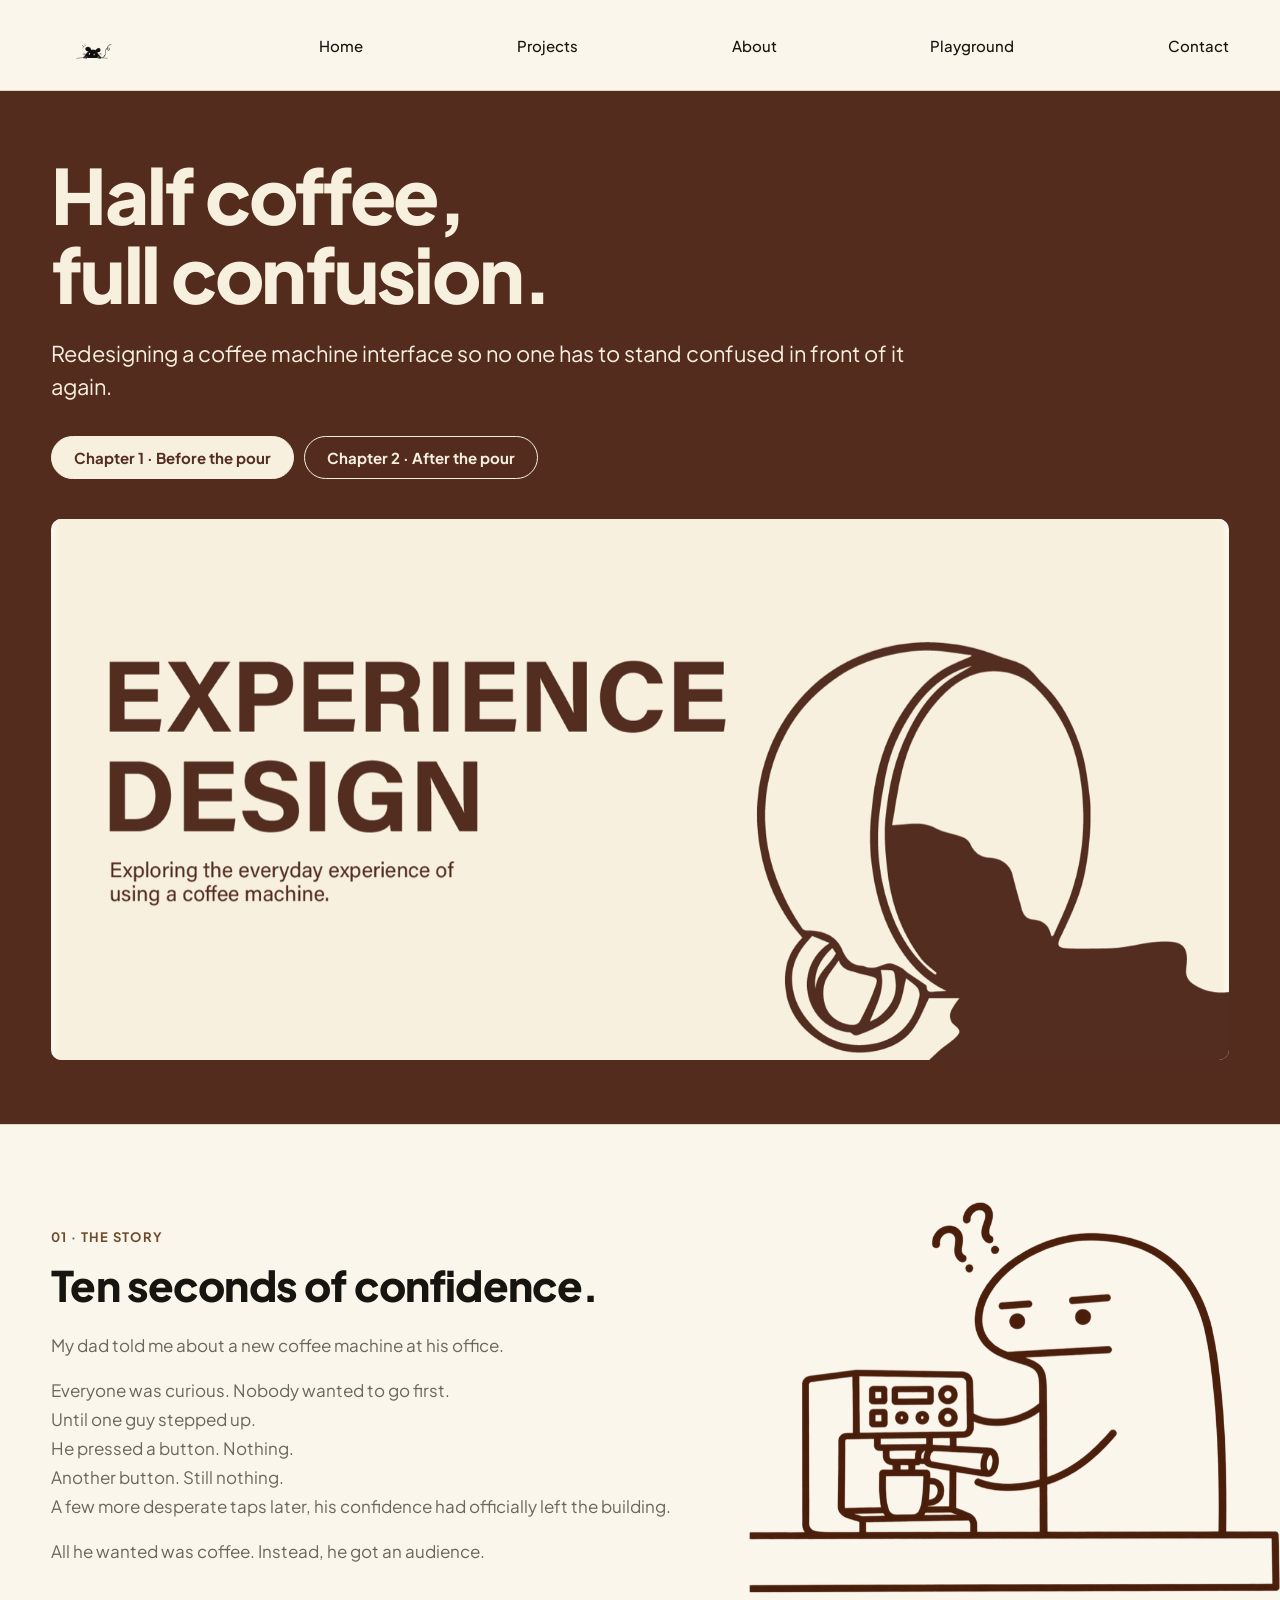
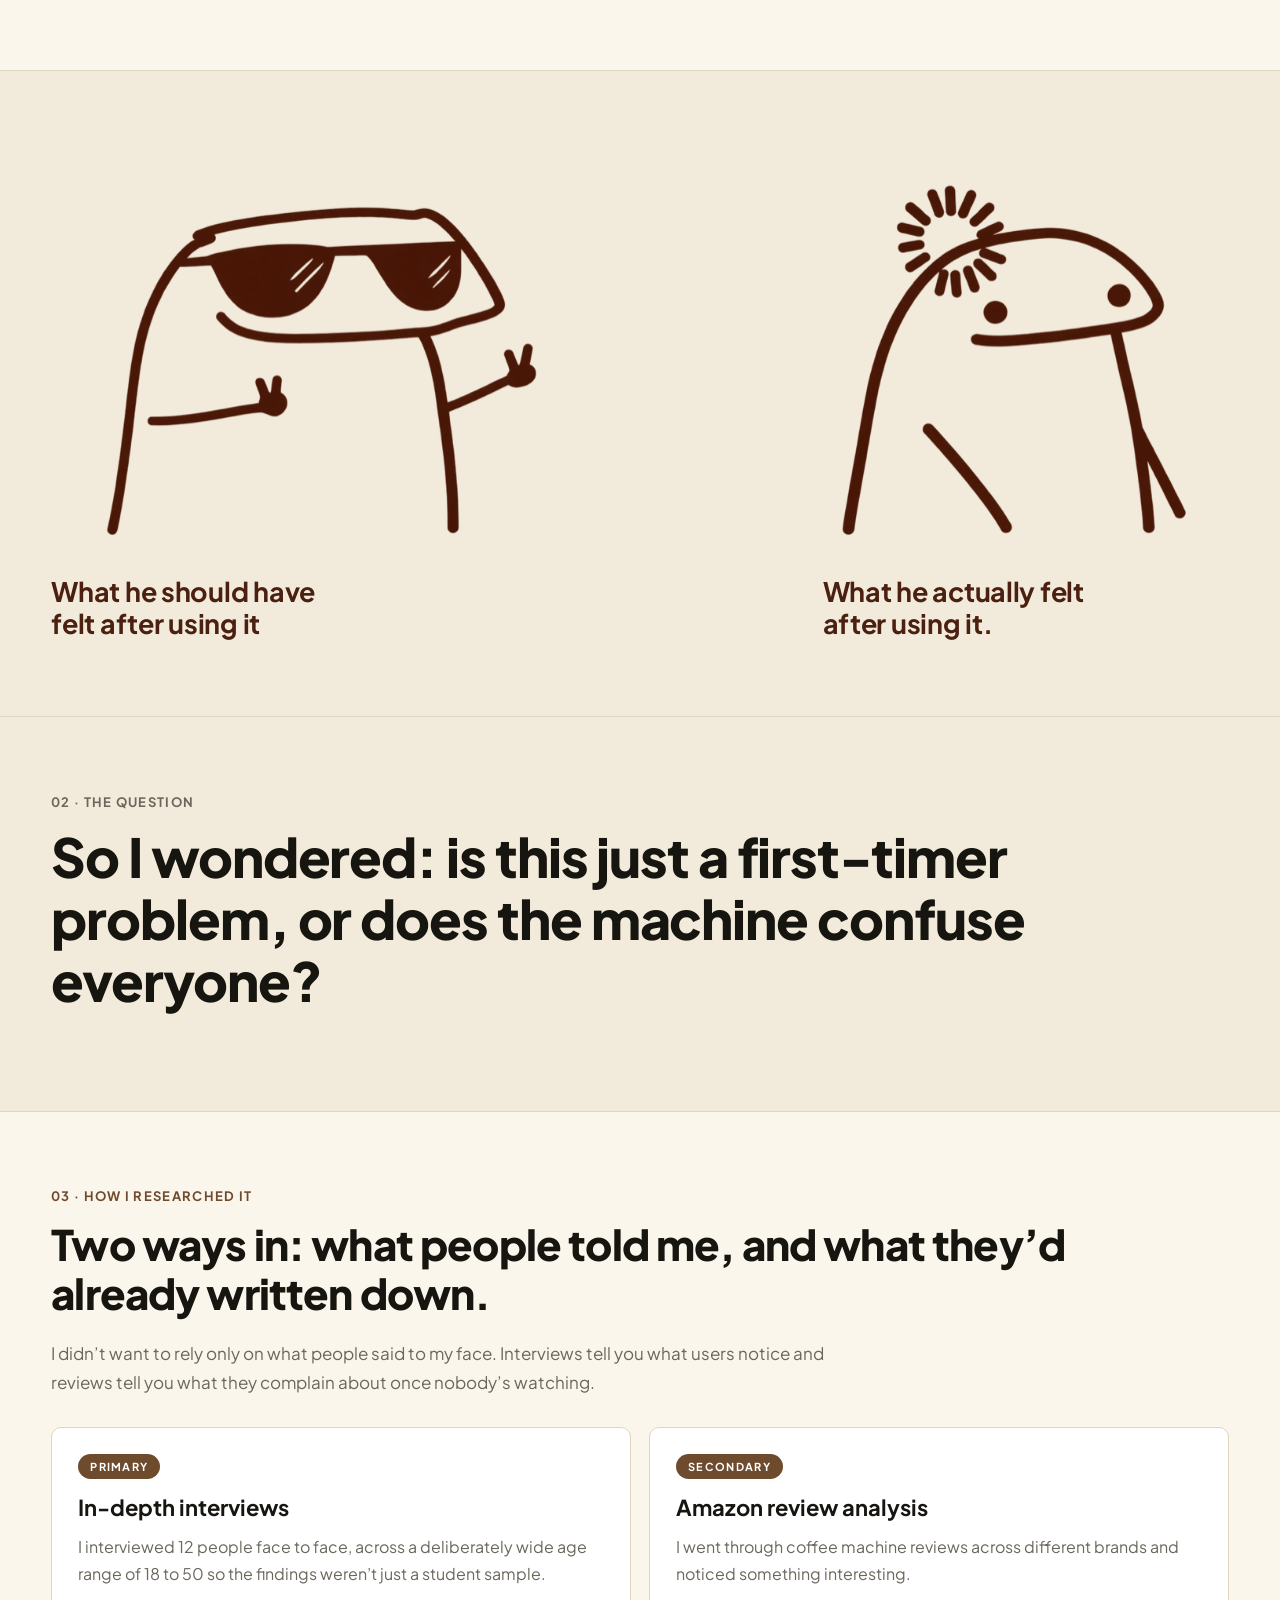
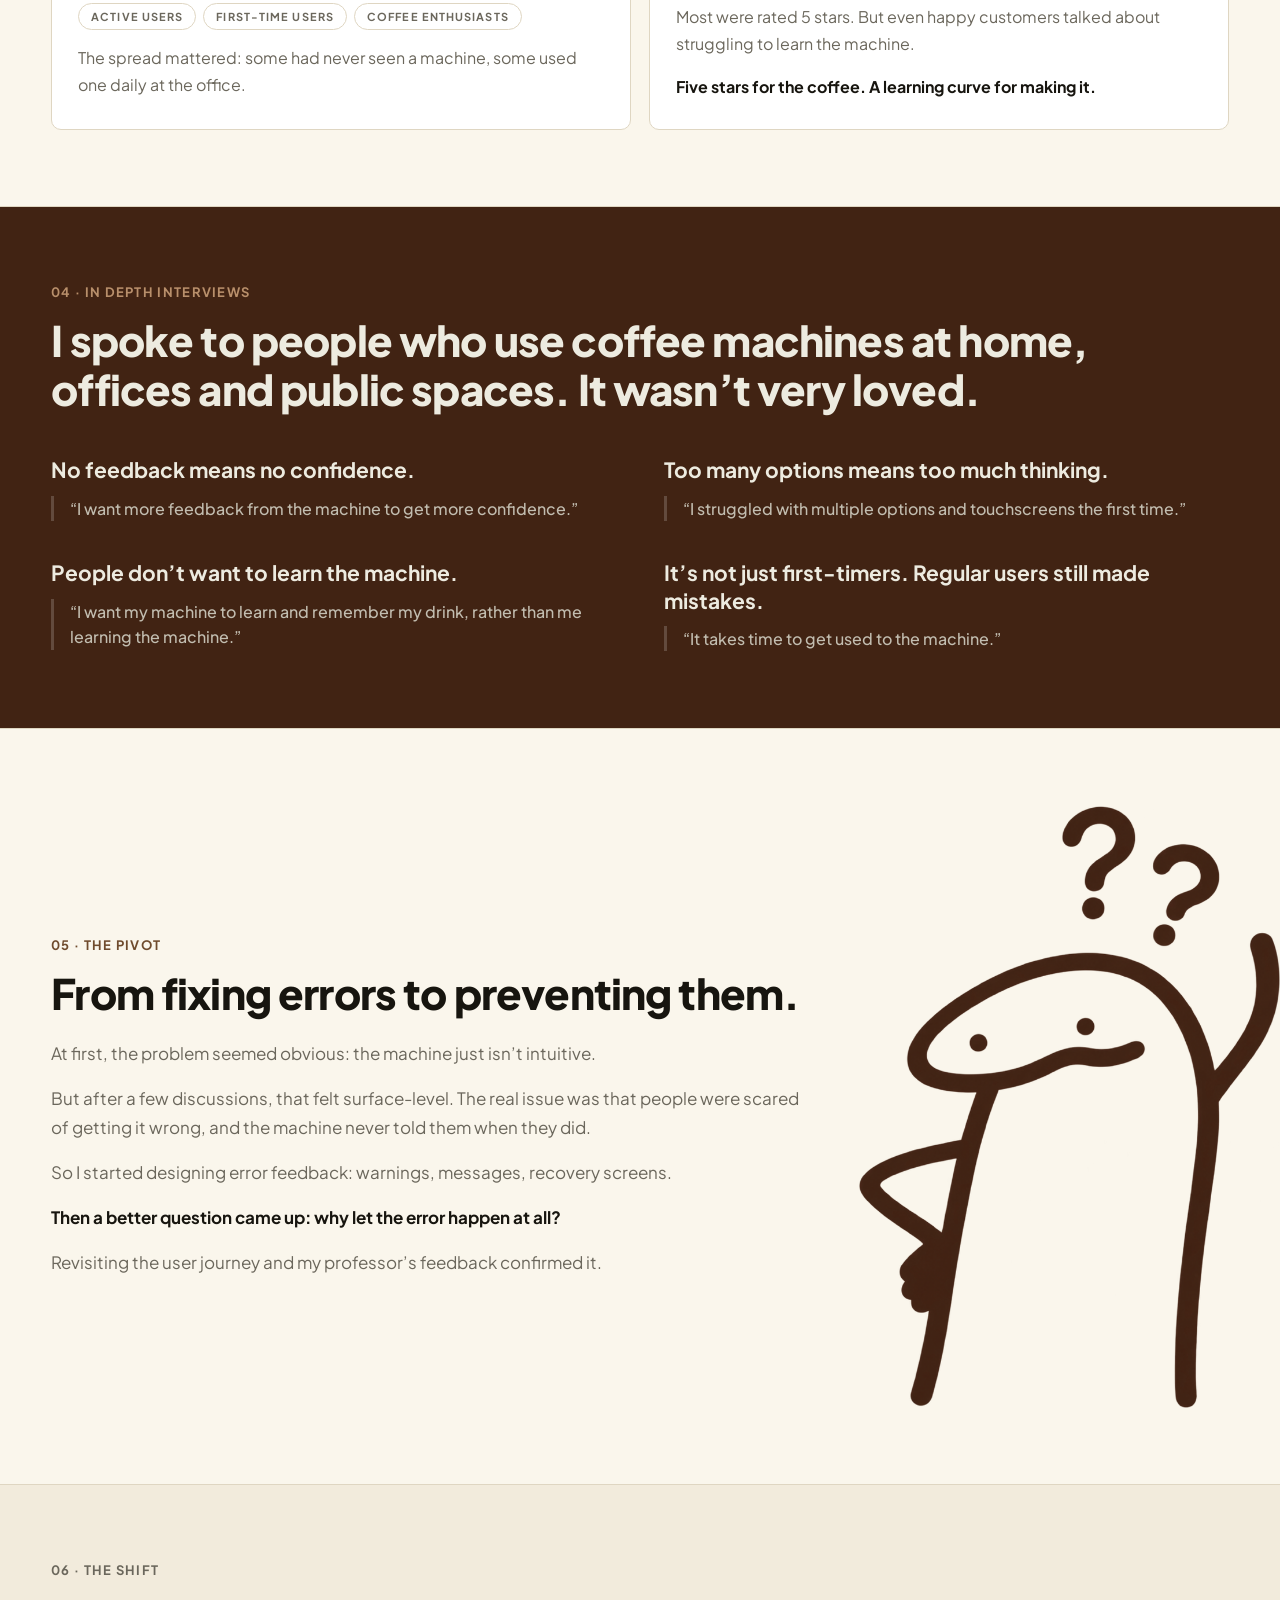
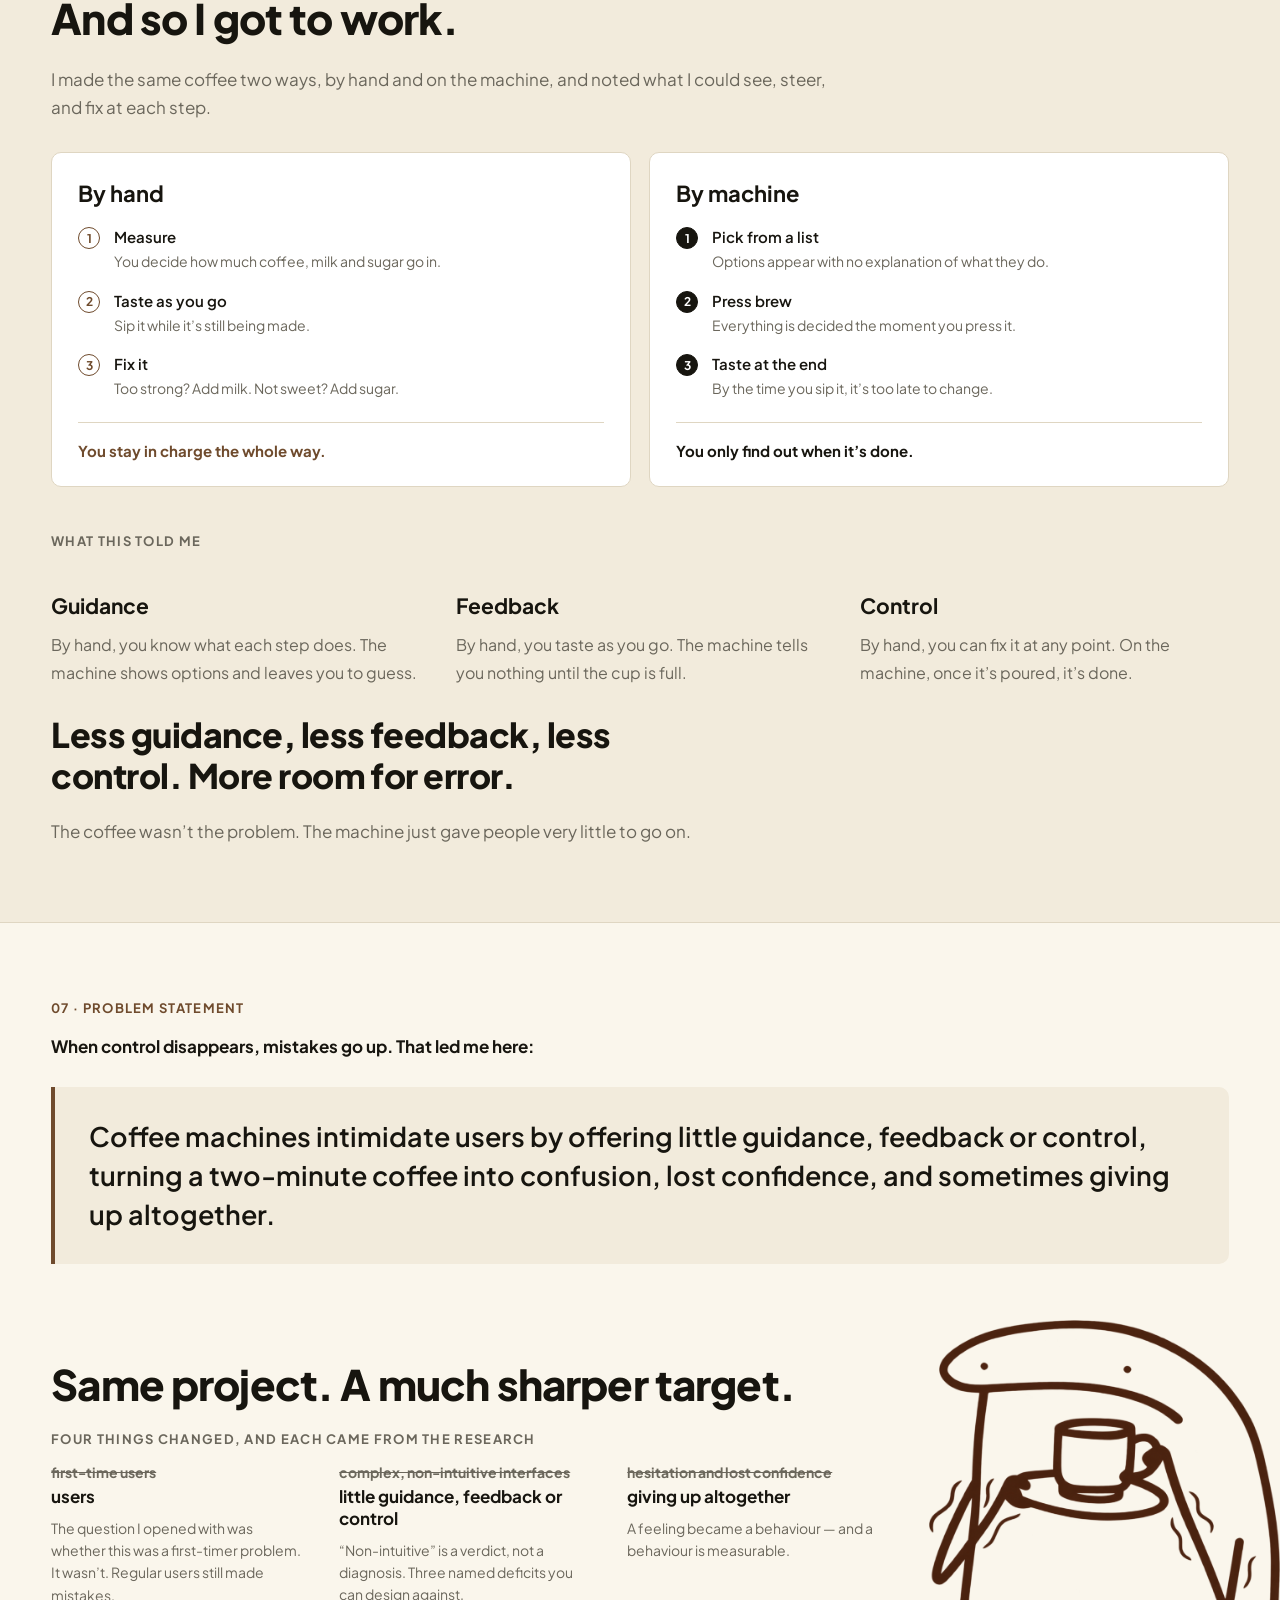
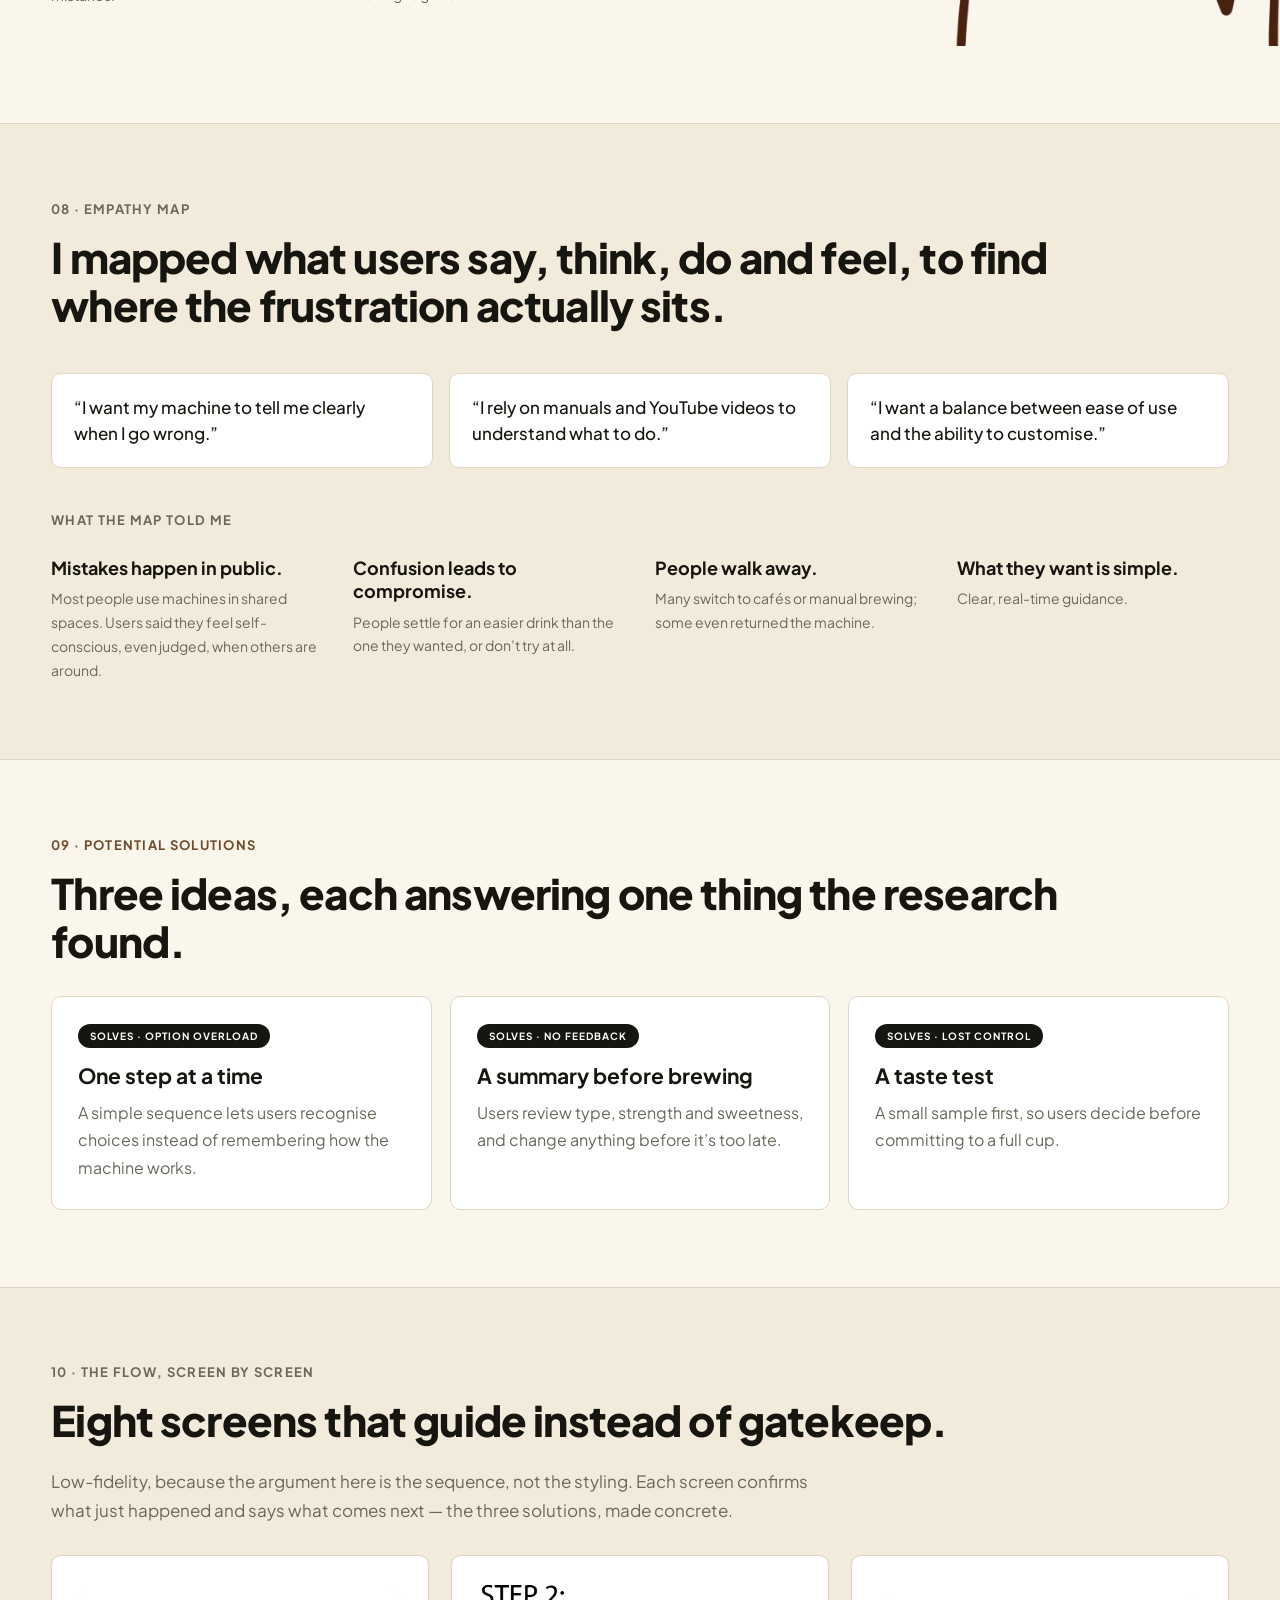
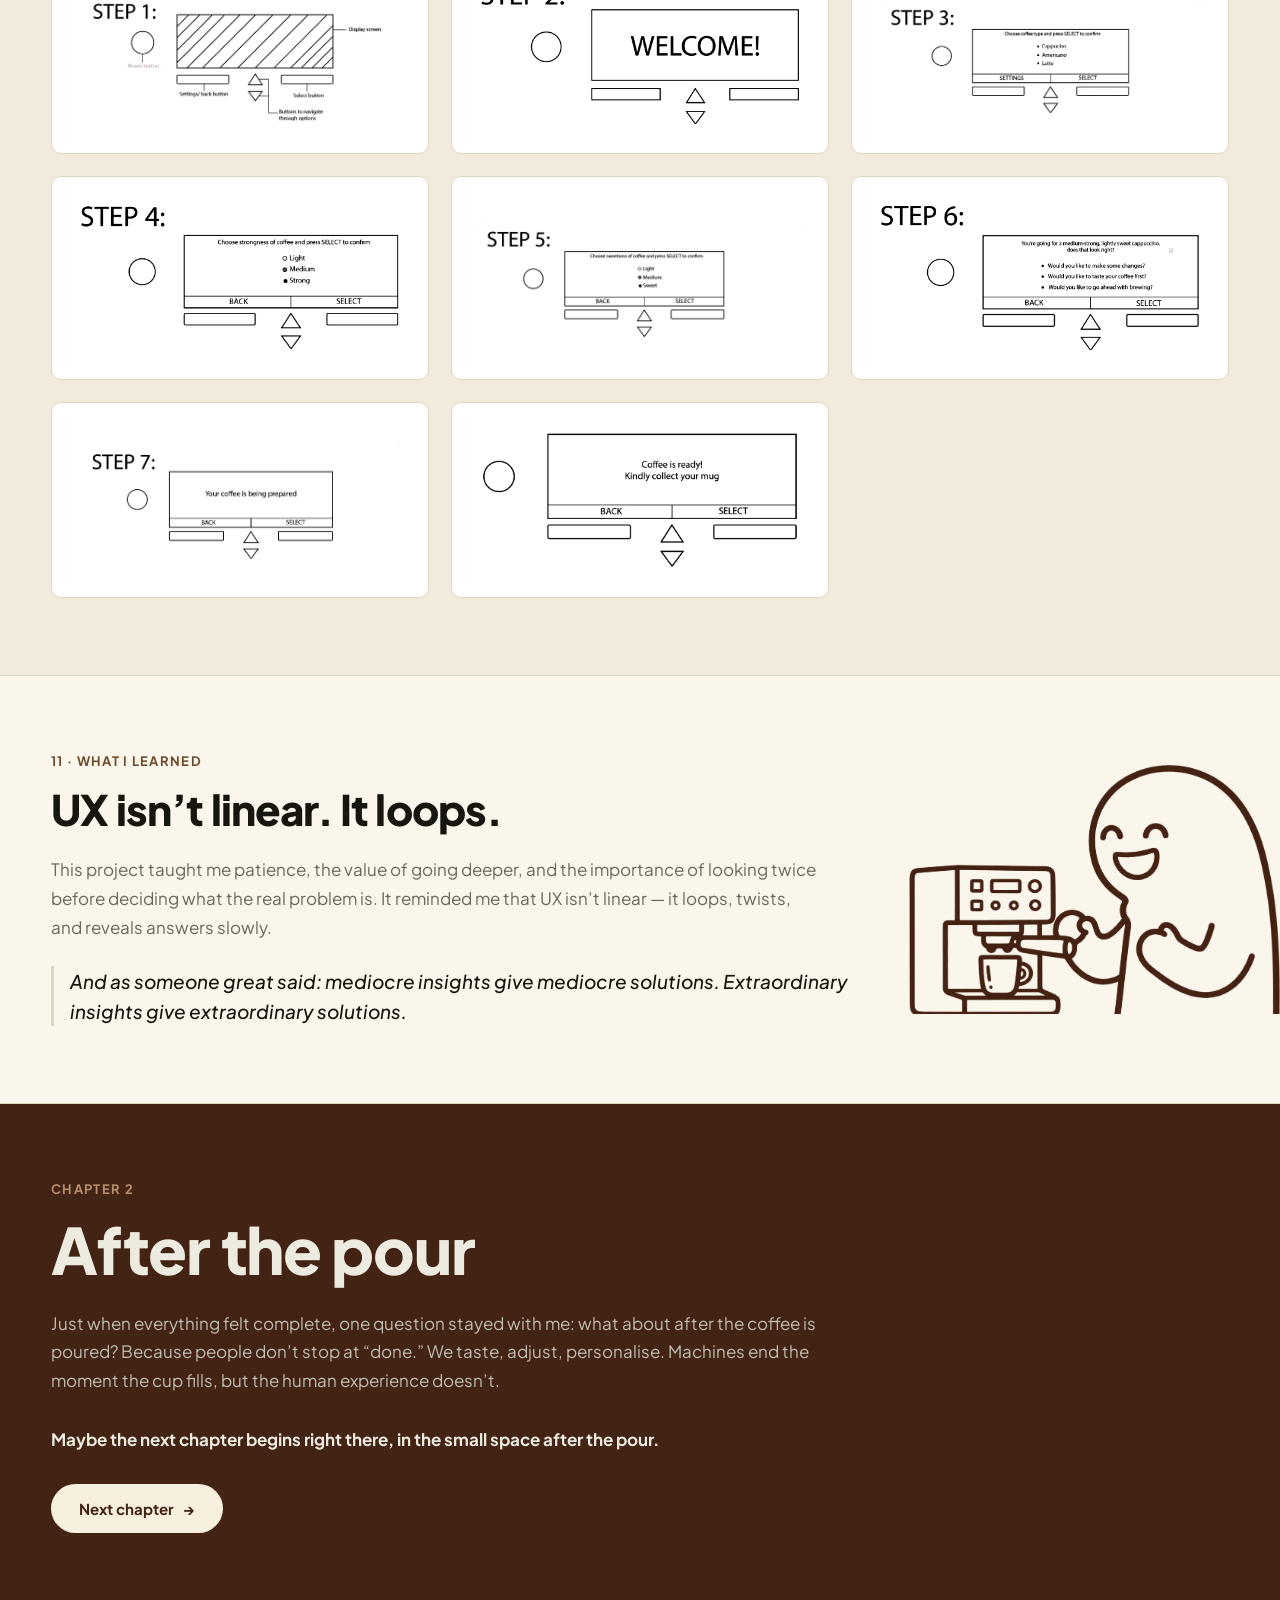
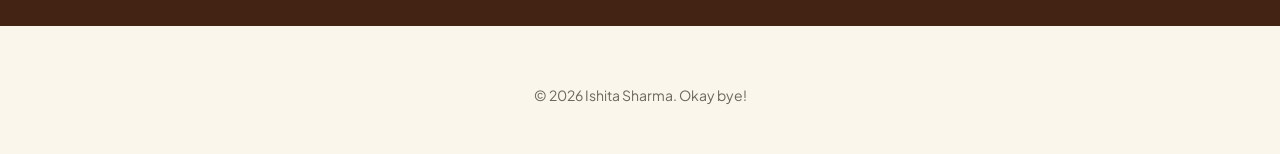
<file: work/coffee-machine.html>
<!DOCTYPE html>
<html lang="en">
<head>
<meta charset="UTF-8" />
<meta name="viewport" content="width=device-width, initial-scale=1.0" />
<title>Half coffee, full confusion | Ishita Sharma</title>
<meta name="description" content="A coffee machine UX study: why a two-minute coffee turns into public confusion, and a flow that guides instead of gatekeeps." />
  <meta property="og:type" content="website" />
  <meta property="og:site_name" content="Ishita Sharma" />
  <meta property="og:title" content="Half coffee, full confusion | Ishita Sharma" />
  <meta property="og:description" content="A coffee machine UX study: why a two-minute coffee turns into public confusion, and a flow that guides instead of gatekeeps." />
  <meta property="og:url" content="https://ishitasharma6562-a11y.github.io/ishita/work/coffee-machine.html" />
  <meta property="og:image" content="https://ishitasharma6562-a11y.github.io/ishita/assets/images/og-card.jpg?v=1" />
  <meta property="og:image:width" content="1200" />
  <meta property="og:image:height" content="630" />
  <meta property="og:image:alt" content="Ishita Sharma is a UX and product designer with a brand and visual background, based in Bangalore." />
  <meta name="twitter:card" content="summary_large_image" />

<link rel="icon" type="image/svg+xml" href="../assets/images/favicon.svg?v=2" />
<link rel="icon" type="image/png" sizes="160x160" href="../assets/images/favicon.png?v=2" />
<link rel="stylesheet" href="../assets/css/style.css?v=39" />
<link rel="stylesheet" href="../assets/css/coffee.css?v=11" />
</head>
<body>
<a href="#main" class="skip-link">Skip to content</a>

<header>
  <div class="wrap">
    <nav>
      <a href="../index.html" aria-label="Home">
        <img class="rat-logo" src="../assets/images/rat.png" alt="Ishita Sharma — home" />
      </a>
      <ul class="nav-links" id="navLinks">
        <li><a href="../index.html#home">Home</a></li>
        <li><a href="../index.html#projects">Projects</a></li>
        <li><a href="../about.html">About</a></li>
        <li><a href="../index.html#playground">Playground</a></li>
        <li><a href="../index.html#contact">Contact</a></li>
      </ul>
      <button class="nav-toggle" id="navToggle" aria-label="Toggle menu" aria-expanded="false">
        <svg width="22" height="16" viewBox="0 0 22 16"><path d="M0 1H22M0 8H22M0 15H22" stroke="currentColor" stroke-width="2"/></svg>
      </button>
    </nav>
  </div>
</header>

<main id="main">

<!-- ==================================================================
     CHAPTER 1 — built from Figma frame 355:154 "chapter 1".
     The section backgrounds follow that frame exactly: #532c1e hero,
     #faf6ec plain, #f2ebdc soft, #412313 / #422314 dark.
     ================================================================== -->
<div class="cm-ch" id="chapter-1">

  <!-- hero -->
  <section class="cm-hero cm-hero--ch1">
    <div class="wrap">
      <h1 class="cm-hero-title">Half coffee,<br />full confusion.</h1>
      <p class="cm-hero-sub">Redesigning a coffee machine interface so no one has to stand confused in front of it again.</p>

      <nav class="cm-chapters" aria-label="Chapters">
        <button type="button" class="cm-chapter" data-chapter="1" aria-pressed="true">Chapter 1 &middot; Before the pour</button>
        <button type="button" class="cm-chapter" data-chapter="2" aria-pressed="false">Chapter 2 &middot; After the pour</button>
      </nav>

      <figure class="cm-hero-art">
        <img src="../assets/images/coffee1/hero.png" width="1600" height="906" alt="Experience design &mdash; exploring the everyday experience of using a coffee machine, with a tipped-over cup spilling coffee" />
      </figure>
    </div>
  </section>

  <!-- 01 -->
  <section class="cm-section">
    <div class="wrap cm-withart" style="--art:480px">
      <div class="cm-withart-text">
        <p class="cm-label">01 &middot; The story</p>
        <h2 class="cm-h2">Ten seconds of confidence.</h2>
        <p class="cm-p">My dad told me about a new coffee machine at his office.</p>
        <p class="cm-p">Everyone was curious. Nobody wanted to go first.<br />
          Until one guy stepped up.<br />
          He pressed a button. Nothing.<br />
          Another button. Still nothing.<br />
          A few more desperate taps later, his confidence had officially left the building.</p>
        <p class="cm-p">All he wanted was coffee. Instead, he got an audience.</p>
      </div>
      <figure class="cm-art">
        <img src="../assets/images/coffee1/confused.png" width="865" height="637" loading="lazy" alt="A figure standing at a coffee machine with question marks over its head" />
      </figure>
    </div>
  </section>

  <!-- the two faces -->
  <section class="cm-section cm-soft cm-faces">
    <div class="wrap">
      <figure class="cm-faces-art">
        <img src="../assets/images/coffee1/should-vs-actually.png" width="1500" height="567" loading="lazy" alt="Left: a figure in sunglasses throwing peace signs. Right: a figure slumped with a throbbing head" />
      </figure>
      <div class="cm-faces-labels">
        <p>What he should have felt after using it</p>
        <p>What he actually felt after using it.</p>
      </div>
    </div>
  </section>

  <!-- 02 -->
  <section class="cm-section cm-soft">
    <div class="wrap">
      <p class="cm-label cm-label--mute">02 &middot; The question</p>
      <h2 class="cm-h2 cm-h2--big">So I wondered: is this just a first-timer problem, or does the machine confuse everyone?</h2>
    </div>
  </section>

  <!-- 03 -->
  <section class="cm-section">
    <div class="wrap">
      <p class="cm-label">03 &middot; How I researched it</p>
      <h2 class="cm-h2">Two ways in: what people told me, and what they&rsquo;d already written down.</h2>
      <p class="cm-lede">I didn&rsquo;t want to rely only on what people said to my face. Interviews tell you what users notice and reviews tell you what they complain about once nobody&rsquo;s watching.</p>
      <div class="cm-two">
        <div class="cm-card">
          <span class="cm-kind">Primary</span>
          <h3>In-depth interviews</h3>
          <p class="cm-p">I interviewed 12 people face to face, across a deliberately wide age range of 18 to 50 so the findings weren&rsquo;t just a student sample.</p>
          <div class="cm-tags">
            <span>Active users</span>
            <span>First-time users</span>
            <span>Coffee enthusiasts</span>
          </div>
          <p class="cm-p" style="margin-top:14px">The spread mattered: some had never seen a machine, some used one daily at the office.</p>
        </div>
        <div class="cm-card">
          <span class="cm-kind">Secondary</span>
          <h3>Amazon review analysis</h3>
          <p class="cm-p">I went through coffee machine reviews across different brands and noticed something interesting.</p>
          <p class="cm-p">Most were rated 5 stars. But even happy customers talked about struggling to learn the machine.</p>
          <p class="cm-p"><strong>Five stars for the coffee. A learning curve for making it.</strong></p>
        </div>
      </div>
    </div>
  </section>

  <!-- 04 -->
  <section class="cm-section cm-dark">
    <div class="wrap">
      <p class="cm-label">04 &middot; In depth interviews</p>
      <h2 class="cm-h2">I spoke to people who use coffee machines at home, offices and public spaces. It wasn&rsquo;t very loved.</h2>
      <div class="cm-findings cm-findings--2">
        <div class="cm-finding">
          <h3>No feedback means no confidence.</h3>
          <p class="cm-said">&ldquo;I want more feedback from the machine to get more confidence.&rdquo;</p>
        </div>
        <div class="cm-finding">
          <h3>Too many options means too much thinking.</h3>
          <p class="cm-said">&ldquo;I struggled with multiple options and touchscreens the first time.&rdquo;</p>
        </div>
        <div class="cm-finding">
          <h3>People don&rsquo;t want to learn the machine.</h3>
          <p class="cm-said">&ldquo;I want my machine to learn and remember my drink, rather than me learning the machine.&rdquo;</p>
        </div>
        <div class="cm-finding">
          <h3>It&rsquo;s not just first-timers. Regular users still made mistakes.</h3>
          <p class="cm-said">&ldquo;It takes time to get used to the machine.&rdquo;</p>
        </div>
      </div>
    </div>
  </section>

  <!-- 05 -->
  <section class="cm-section">
    <div class="wrap cm-withart" style="--art:370px">
      <div class="cm-withart-text">
        <p class="cm-label">05 &middot; The pivot</p>
        <h2 class="cm-h2">From fixing errors to preventing them.</h2>
        <p class="cm-p">At first, the problem seemed obvious: the machine just isn&rsquo;t intuitive.</p>
        <p class="cm-p">But after a few discussions, that felt surface-level. The real issue was that people were scared of getting it wrong, and the machine never told them when they did.</p>
        <p class="cm-p">So I started designing error feedback: warnings, messages, recovery screens.</p>
        <p class="cm-p"><strong>Then a better question came up: why let the error happen at all?</strong></p>
        <p class="cm-p">Revisiting the user journey and my professor&rsquo;s feedback confirmed it.</p>
      </div>
      <figure class="cm-art cm-art--square">
        <img src="../assets/images/coffee1/questioning.png" width="728" height="1040" loading="lazy" alt="A figure with a hand on its hip and two question marks overhead" />
      </figure>
    </div>
  </section>

  <!-- 06 -->
  <section class="cm-section cm-soft">
    <div class="wrap">
      <p class="cm-label cm-label--mute">06 &middot; The shift</p>
      <h2 class="cm-h2">And so I got to work.</h2>
      <p class="cm-lede">I made the same coffee two ways, by hand and on the machine, and noted what I could see, steer, and fix at each step.</p>

      <div class="cm-compare">
        <div class="cm-col">
          <h3>By hand</h3>
          <ol class="cm-steps">
            <li><span class="cm-step-no">1</span><div><b>Measure</b><p>You decide how much coffee, milk and sugar go in.</p></div></li>
            <li><span class="cm-step-no">2</span><div><b>Taste as you go</b><p>Sip it while it&rsquo;s still being made.</p></div></li>
            <li><span class="cm-step-no">3</span><div><b>Fix it</b><p>Too strong? Add milk. Not sweet? Add sugar.</p></div></li>
          </ol>
          <p class="cm-verdict cm-verdict--good">You stay in charge the whole way.</p>
        </div>
        <div class="cm-col is-machine">
          <h3>By machine</h3>
          <ol class="cm-steps">
            <li><span class="cm-step-no">1</span><div><b>Pick from a list</b><p>Options appear with no explanation of what they do.</p></div></li>
            <li><span class="cm-step-no">2</span><div><b>Press brew</b><p>Everything is decided the moment you press it.</p></div></li>
            <li><span class="cm-step-no">3</span><div><b>Taste at the end</b><p>By the time you sip it, it&rsquo;s too late to change.</p></div></li>
          </ol>
          <p class="cm-verdict">You only find out when it&rsquo;s done.</p>
        </div>
      </div>

      <p class="cm-label cm-label--mute" style="margin-top:46px">What this told me</p>
      <div class="cm-findings">
        <div class="cm-finding">
          <h3>Guidance</h3>
          <p class="cm-p">By hand, you know what each step does. The machine shows options and leaves you to guess.</p>
        </div>
        <div class="cm-finding">
          <h3>Feedback</h3>
          <p class="cm-p">By hand, you taste as you go. The machine tells you nothing until the cup is full.</p>
        </div>
        <div class="cm-finding">
          <h3>Control</h3>
          <p class="cm-p">By hand, you can fix it at any point. On the machine, once it&rsquo;s poured, it&rsquo;s done.</p>
        </div>
      </div>
      <p class="cm-pull">Less guidance, less feedback, less control. More room for error.</p>
      <p class="cm-p" style="margin-top:20px">The coffee wasn&rsquo;t the problem. The machine just gave people very little to go on.</p>
    </div>
  </section>

  <!-- 07 -->
  <section class="cm-section">
    <div class="wrap">
      <p class="cm-label">07 &middot; Problem statement</p>
      <p class="cm-p" style="margin-bottom:26px"><strong>When control disappears, mistakes go up. That led me here:</strong></p>
      <p class="cm-statement">Coffee machines intimidate users by offering little guidance, feedback or control, turning a two-minute coffee into confusion, lost confidence, and sometimes giving up altogether.</p>

      <div class="cm-withart" style="margin-top:56px;--art:300px">
        <div class="cm-withart-text">
          <h2 class="cm-h2">Same project. A much sharper target.</h2>
          <p class="cm-label cm-label--mute">Four things changed, and each came from the research</p>
          <div class="cm-changes">
            <div class="cm-change">
              <span class="from">first-time users</span>
              <span class="to">users</span>
              <p>The question I opened with was whether this was a first-timer problem. It wasn&rsquo;t. Regular users still made mistakes.</p>
            </div>
            <div class="cm-change">
              <span class="from">complex, non-intuitive interfaces</span>
              <span class="to">little guidance, feedback or control</span>
              <p>&ldquo;Non-intuitive&rdquo; is a verdict, not a diagnosis. Three named deficits you can design against.</p>
            </div>
            <div class="cm-change">
              <span class="from">hesitation and lost confidence</span>
              <span class="to">giving up altogether</span>
              <p>A feeling became a behaviour &mdash; and a behaviour is measurable.</p>
            </div>
          </div>
        </div>
        <figure class="cm-art cm-art--small">
          <img src="../assets/images/coffee1/shaky-cup.png" width="838" height="779" loading="lazy" alt="A figure holding a cup and saucer with both hands shaking" />
        </figure>
      </div>
    </div>
  </section>

  <!-- 08 -->
  <section class="cm-section cm-soft">
    <div class="wrap">
      <p class="cm-label cm-label--mute">08 &middot; Empathy map</p>
      <h2 class="cm-h2">I mapped what users say, think, do and feel, to find where the frustration actually sits.</h2>
      <div class="cm-says">
        <p class="cm-quote">&ldquo;I want my machine to tell me clearly when I go wrong.&rdquo;</p>
        <p class="cm-quote">&ldquo;I rely on manuals and YouTube videos to understand what to do.&rdquo;</p>
        <p class="cm-quote">&ldquo;I want a balance between ease of use and the ability to customise.&rdquo;</p>
      </div>
      <p class="cm-label cm-label--mute">What the map told me</p>
      <div class="cm-told">
        <div>
          <h3>Mistakes happen in public.</h3>
          <p class="cm-p">Most people use machines in shared spaces. Users said they feel self-conscious, even judged, when others are around.</p>
        </div>
        <div>
          <h3>Confusion leads to compromise.</h3>
          <p class="cm-p">People settle for an easier drink than the one they wanted, or don&rsquo;t try at all.</p>
        </div>
        <div>
          <h3>People walk away.</h3>
          <p class="cm-p">Many switch to caf&eacute;s or manual brewing; some even returned the machine.</p>
        </div>
        <div>
          <h3>What they want is simple.</h3>
          <p class="cm-p">Clear, real-time guidance.</p>
        </div>
      </div>
    </div>
  </section>

  <!-- 09 -->
  <section class="cm-section">
    <div class="wrap">
      <p class="cm-label">09 &middot; Potential solutions</p>
      <h2 class="cm-h2">Three ideas, each answering one thing the research found.</h2>
      <div class="cm-solutions">
        <div class="cm-card cm-solution">
          <span class="cm-solves">Solves &middot; option overload</span>
          <h3>One step at a time</h3>
          <p class="cm-p">A simple sequence lets users recognise choices instead of remembering how the machine works.</p>
        </div>
        <div class="cm-card cm-solution">
          <span class="cm-solves">Solves &middot; no feedback</span>
          <h3>A summary before brewing</h3>
          <p class="cm-p">Users review type, strength and sweetness, and change anything before it&rsquo;s too late.</p>
        </div>
        <div class="cm-card cm-solution">
          <span class="cm-solves">Solves &middot; lost control</span>
          <h3>A taste test</h3>
          <p class="cm-p">A small sample first, so users decide before committing to a full cup.</p>
        </div>
      </div>
    </div>
  </section>

  <!-- 10 -->
  <section class="cm-section cm-soft">
    <div class="wrap">
      <p class="cm-label cm-label--mute">10 &middot; The flow, screen by screen</p>
      <h2 class="cm-h2">Eight screens that guide instead of gatekeep.</h2>
      <p class="cm-lede">Low-fidelity, because the argument here is the sequence, not the styling. Each screen confirms what just happened and says what comes next &mdash; the three solutions, made concrete.</p>
      <div class="cm-flow">
        <figure><img src="../assets/images/coffee1/step-01.png" width="728" height="321" loading="lazy" alt="Flow screen 1" /></figure>
        <figure><img src="../assets/images/coffee1/step-02.png" width="551" height="260" loading="lazy" alt="Flow screen 2" /></figure>
        <figure><img src="../assets/images/coffee1/step-03.png" width="732" height="285" loading="lazy" alt="Flow screen 3" /></figure>
        <figure><img src="../assets/images/coffee1/step-04.png" width="546" height="266" loading="lazy" alt="Flow screen 4" /></figure>
        <figure><img src="../assets/images/coffee1/step-05.png" width="746" height="296" loading="lazy" alt="Flow screen 5" /></figure>
        <figure><img src="../assets/images/coffee1/step-06.png" width="565" height="276" loading="lazy" alt="Flow screen 6" /></figure>
        <figure><img src="../assets/images/coffee1/step-07.png" width="741" height="292" loading="lazy" alt="Flow screen 7" /></figure>
        <figure><img src="../assets/images/coffee1/step-08.png" width="487" height="227" loading="lazy" alt="Flow screen 8" /></figure>
      </div>
    </div>
  </section>

  <!-- 11 -->
  <section class="cm-section">
    <div class="wrap cm-withart" style="--art:320px">
      <div class="cm-withart-text">
        <p class="cm-label">11 &middot; What I learned</p>
        <h2 class="cm-h2">UX isn&rsquo;t linear. It loops.</h2>
        <p class="cm-p">This project taught me patience, the value of going deeper, and the importance of looking twice before deciding what the real problem is. It reminded me that UX isn&rsquo;t linear &mdash; it loops, twists, and reveals answers slowly.</p>
        <p class="cm-said cm-said--italic">And as someone great said: mediocre insights give mediocre solutions. Extraordinary insights give extraordinary solutions.</p>
      </div>
      <figure class="cm-art cm-art--small">
        <img src="../assets/images/coffee1/happy.png" width="975" height="653" loading="lazy" alt="A grinning figure flexing beside a coffee machine with a full cup" />
      </figure>
    </div>
  </section>

  <!-- next chapter -->
  <section class="cm-section cm-dark cm-nextup">
    <div class="wrap">
      <p class="cm-label">Chapter 2</p>
      <h2 class="cm-h2 cm-h2--huge">After the pour</h2>
      <p class="cm-lede">Just when everything felt complete, one question stayed with me: what about after the coffee is poured? Because people don&rsquo;t stop at &ldquo;done.&rdquo; We taste, adjust, personalise. Machines end the moment the cup fills, but the human experience doesn&rsquo;t.</p>
      <p class="cm-p"><strong>Maybe the next chapter begins right there, in the small space after the pour.</strong></p>
      <p style="margin-top:30px"><button type="button" class="cm-demo" data-goto-chapter="2">Next chapter <span aria-hidden="true">&rarr;</span></button></p>
    </div>
  </section>

</div><!-- /chapter 1 -->


<!-- ==================================================================
     CHAPTER 2 — built from Figma frame 400:928
     "chapter 2 · B · only proven technology".
     ================================================================== -->
<div class="cm-ch" id="chapter-2" hidden>

  <!-- hero -->
  <section class="cm-hero cm-hero--ch2">
    <div class="wrap cm-withart" style="--art:330px">
      <div class="cm-withart-text">
        <p class="cm-label">Half coffee, full confusion &nbsp;&middot;&nbsp; Chapter 2</p>
        <h1 class="cm-hero-title cm-hero-title--ch2">After the pour.</h1>
        <p class="cm-hero-sub">Chapter 1 made the machine easier to use.<br />Chapter 2 makes the coffee yours.</p>

        <nav class="cm-chapters" aria-label="Chapters">
          <button type="button" class="cm-chapter" data-chapter="1" aria-pressed="false">Chapter 1 &middot; Before the pour</button>
          <button type="button" class="cm-chapter" data-chapter="2" aria-pressed="true">Chapter 2 &middot; After the pour</button>
        </nav>

        <p class="cm-note cm-note--kicker">A proposed interaction concept.</p>
      </div>
      <figure class="cm-art cm-art--square">
        <img src="../assets/images/coffee2/ch2-hero.png" width="766" height="736" alt="A figure standing with one hand on its hip, holding a small cup of coffee" />
      </figure>
    </div>
  </section>

  <!-- 01 -->
  <section class="cm-section">
    <div class="wrap">
      <p class="cm-label">01 &mdash; The next question</p>
      <h2 class="cm-h2">Easy to use. Tiring to repeat.</h2>
      <p class="cm-lede">Chapter 1 made the machine easy to use. Now picture someone who loves it. Every morning they want the same coffee, so every morning they tell the machine all over again:</p>
      <p class="cm-pull">Cappuccino. Strong. Lightly sweet. Brew.</p>
      <p class="cm-p cm-p--roast">Monday. Tuesday. Wednesday. Thursday. Friday.</p>
      <div class="cm-quote-block">
        <p class="cm-label">From a Chapter 1 interview</p>
        <p class="cm-quote-big">&ldquo;I want my machine to learn and remember my drink, rather than me learning the machine.&rdquo;</p>
      </div>
      <p class="cm-p">The machine got easier to use. It still didn&rsquo;t know who was using it.</p>
    </div>
  </section>

  <!-- 02 -->
  <section class="cm-section cm-soft">
    <div class="wrap">
      <p class="cm-label">02 &mdash; The idea</p>
      <h2 class="cm-h2">What if the machine makes it, and your phone remembers it?</h2>
      <p class="cm-lede">Instead of adding more buttons to the machine, I split the work. The machine does the physical part. Your phone holds what&rsquo;s personal: your usual, your tweaks, your history.</p>
      <figure class="cm-fig">
        <img src="../assets/images/coffee2/ch2-02-idea.png" width="2440" height="1254" loading="lazy" decoding="async" alt="The machine and the phone side by side: the machine does the physical work, the phone holds what is personal." />
        <figcaption class="cm-swipe">Swipe to see the whole flow &rarr;</figcaption>
      </figure>
    </div>
  </section>

  <!-- 03 -->
  <section class="cm-section">
    <div class="wrap">
      <p class="cm-label">03 &mdash; Three people, one machine</p>
      <h2 class="cm-h2">Same machine. Three different mornings.</h2>
      <p class="cm-lede">To keep the design honest, I followed three people through it, each arriving with something different.</p>
      <figure class="cm-fig">
        <img src="../assets/images/coffee2/ch2-03-people.png" width="2440" height="1431" loading="lazy" decoding="async" alt="Three people: Arjun the regular, Riya the first-timer, and a visitor with no phone or badge." />
        <figcaption class="cm-swipe">Swipe to see the whole flow &rarr;</figcaption>
      </figure>
    </div>
  </section>

  <!-- 04 -->
  <section class="cm-section">
    <div class="wrap">
      <p class="cm-label">04 &mdash; Arjun, 9:02 AM</p>
      <h2 class="cm-h2">His usual, in one tap.</h2>
      <p class="cm-lede">Arjun opens the app and his recent orders are already there. One tap on Brew again sends his usual to the machine. His phone tells him to place his cup, and the machine takes it from here.</p>
      <figure class="cm-fig">
        <img src="../assets/images/coffee2/ch2-04-arjun.png" width="2440" height="4780" loading="lazy" decoding="async" alt="Arjun&rsquo;s flow: brew again, place cup, brewing, ready; then the edit flow with a taste first." />
        <figcaption class="cm-swipe">Swipe to see the whole flow &rarr;</figcaption>
      </figure>
    </div>
  </section>

  <!-- 05 -->
  <section class="cm-section cm-dark">
    <div class="wrap">
      <p class="cm-label">05 &mdash; Riya&rsquo;s first coffee</p>
      <h2 class="cm-h2">One choice at a time. Then, a sip.</h2>
      <p class="cm-lede">Riya has no history yet, so the app starts empty and asks one thing per screen. Because it&rsquo;s her first coffee, saving it as her usual is switched on.</p>
      <figure class="cm-fig">
        <img src="../assets/images/coffee2/ch2-05-riya.png" width="2440" height="3342" loading="lazy" decoding="async" alt="Riya&rsquo;s flow: choose coffee, strength, sweetness, summary saved as her usual, then a sip before the full cup." />
        <figcaption class="cm-swipe">Swipe to see the whole flow &rarr;</figcaption>
      </figure>
    </div>
  </section>

  <!-- 06 -->
  <section class="cm-section">
    <div class="wrap">
      <p class="cm-label">06 &mdash; The visitor</p>
      <h2 class="cm-h2">No phone. No badge. Still coffee.</h2>
      <p class="cm-lede">A client walks in before a meeting. She has no app and no badge, so the machine guides her on its own, one choice per screen, just like Chapter 1.</p>
      <figure class="cm-fig">
        <img src="../assets/images/coffee2/ch2-06-visitor.png" width="2440" height="1734" loading="lazy" decoding="async" alt="The visitor&rsquo;s machine-only flow: coffee, strength, sweetness, check, then place cup, brewing and ready." />
        <figcaption class="cm-swipe">Swipe to see the whole flow &rarr;</figcaption>
      </figure>
    </div>
  </section>

  <!-- 07 -->
  <section class="cm-section">
    <div class="wrap">
      <p class="cm-label">07 &mdash; Under the hood</p>
      <h2 class="cm-h2">Everyday technology, most of it already in the office.</h2>
      <p class="cm-lede">Nothing here asks people to carry anything new. It uses what offices already have: phones, ID badges and a network.</p>
      <figure class="cm-fig">
        <img src="../assets/images/coffee2/ch2-07-underhood.png" width="2440" height="458" loading="lazy" decoding="async" alt="Four building blocks: an NFC tag, the office ID badge, office Wi-Fi, and your account." />
        <figcaption class="cm-swipe">Swipe to see the whole flow &rarr;</figcaption>
      </figure>
      <p class="cm-note" style="margin-top:22px">These are proven, everyday technologies. How they&rsquo;d be built into a specific machine is a question for the hardware team.</p>
    </div>
  </section>

  <!-- 08 -->
  <section class="cm-section cm-soft">
    <div class="wrap">
      <p class="cm-label">08 &mdash; Try it</p>
      <h2 class="cm-h2">Make a coffee with Arjun, Riya and a visitor.</h2>
      <p class="cm-lede">A short, playable demo: pick a person, then make their coffee on a working machine and phone. It takes about three minutes.</p>
      <p style="margin-top:26px"><a class="cm-demo" href="coffee-demo.html">Play the demo <span aria-hidden="true">&#8599;</span></a></p>
    </div>
  </section>

  <!-- 09 -->
  <section class="cm-section cm-dark">
    <div class="wrap">
      <p class="cm-label">09 &mdash; The reflection</p>
      <h2 class="cm-h2 cm-h2--big">Good coffee. A little more human.</h2>
      <p class="cm-lede">I started by asking why people hesitate in front of a coffee machine. The answer wasn&rsquo;t fewer buttons. It was a machine that knows you, and never assumes it does.</p>
      <p class="cm-note" style="margin-top:20px">Chapter 2 is a proposed interaction concept. Nothing here has been usability tested, technically validated, or measured.</p>
      <p class="cm-back"><a href="../index.html#projects">&larr; Back to projects</a></p>
    </div>
  </section>

</div><!-- /chapter 2 -->

</main>

<footer>
  <p>© <span data-year>2026</span> Ishita Sharma. Okay bye!</p>
</footer>

<script src="../assets/js/main.js?v=10"></script>
<script>
/* Chapter tabs. Both chapters live in the page and one is shown at a time,
   so switching is instant and #chapter-2 still deep-links.

   The swap itself is instant and the scroll resets, then the incoming
   chapter's hero animates up into place. Fading the outgoing chapter out
   first was tried and dropped: a pane is ~9000px tall, and compositing all
   of it blocked the main thread long enough that the swap arrived about a
   second late. */
(function chapters(){
  const panes = { 1: document.getElementById('chapter-1'), 2: document.getElementById('chapter-2') };
  if (!panes[1] || !panes[2]) return;

  const reduced = window.matchMedia('(prefers-reduced-motion: reduce)').matches;
  let current = panes[2].hidden ? 1 : 2;
  let busy = false;

  function setPressed(n){
    document.querySelectorAll('.cm-chapter').forEach(t => {
      t.setAttribute('aria-pressed', String(+t.dataset.chapter === n));
    });
  }

  function show(n, animate){
    if (n === current || busy) return;
    const from = panes[current], to = panes[n];

    setPressed(n);
    current = n;
    if (history.replaceState) {
      history.replaceState(null, '', n === 2 ? '#chapter-2' : location.pathname);
    }

    if (!animate || reduced) {
      from.hidden = true;
      to.hidden = false;
      window.scrollTo(0, 0);
      return;
    }

    // Hide the old chapter and scroll to the top while BOTH are hidden: the
    // document is only a header and a footer tall at that instant, so the
    // scroll always lands at 0 rather than being clamped partway down the
    // incoming chapter.
    busy = true;
    from.hidden = true;
    to.hidden = true;
    window.scrollTo(0, 0);
    to.hidden = false;

    // The hero animates itself in; the class is only the trigger, and comes
    // off once the animation has run so it can fire again next time.
    to.classList.add('is-entering');
    setTimeout(() => {
      to.classList.remove('is-entering');
      busy = false;
    }, 360);
  }

  document.addEventListener('click', (e) => {
    const tab = e.target.closest('.cm-chapter, [data-goto-chapter]');
    if (!tab) return;
    show(+(tab.dataset.chapter || tab.dataset.gotoChapter), true);
  });

  if (location.hash === '#chapter-2') show(2, false);
})();
</script>

</body>
</html>
</file>
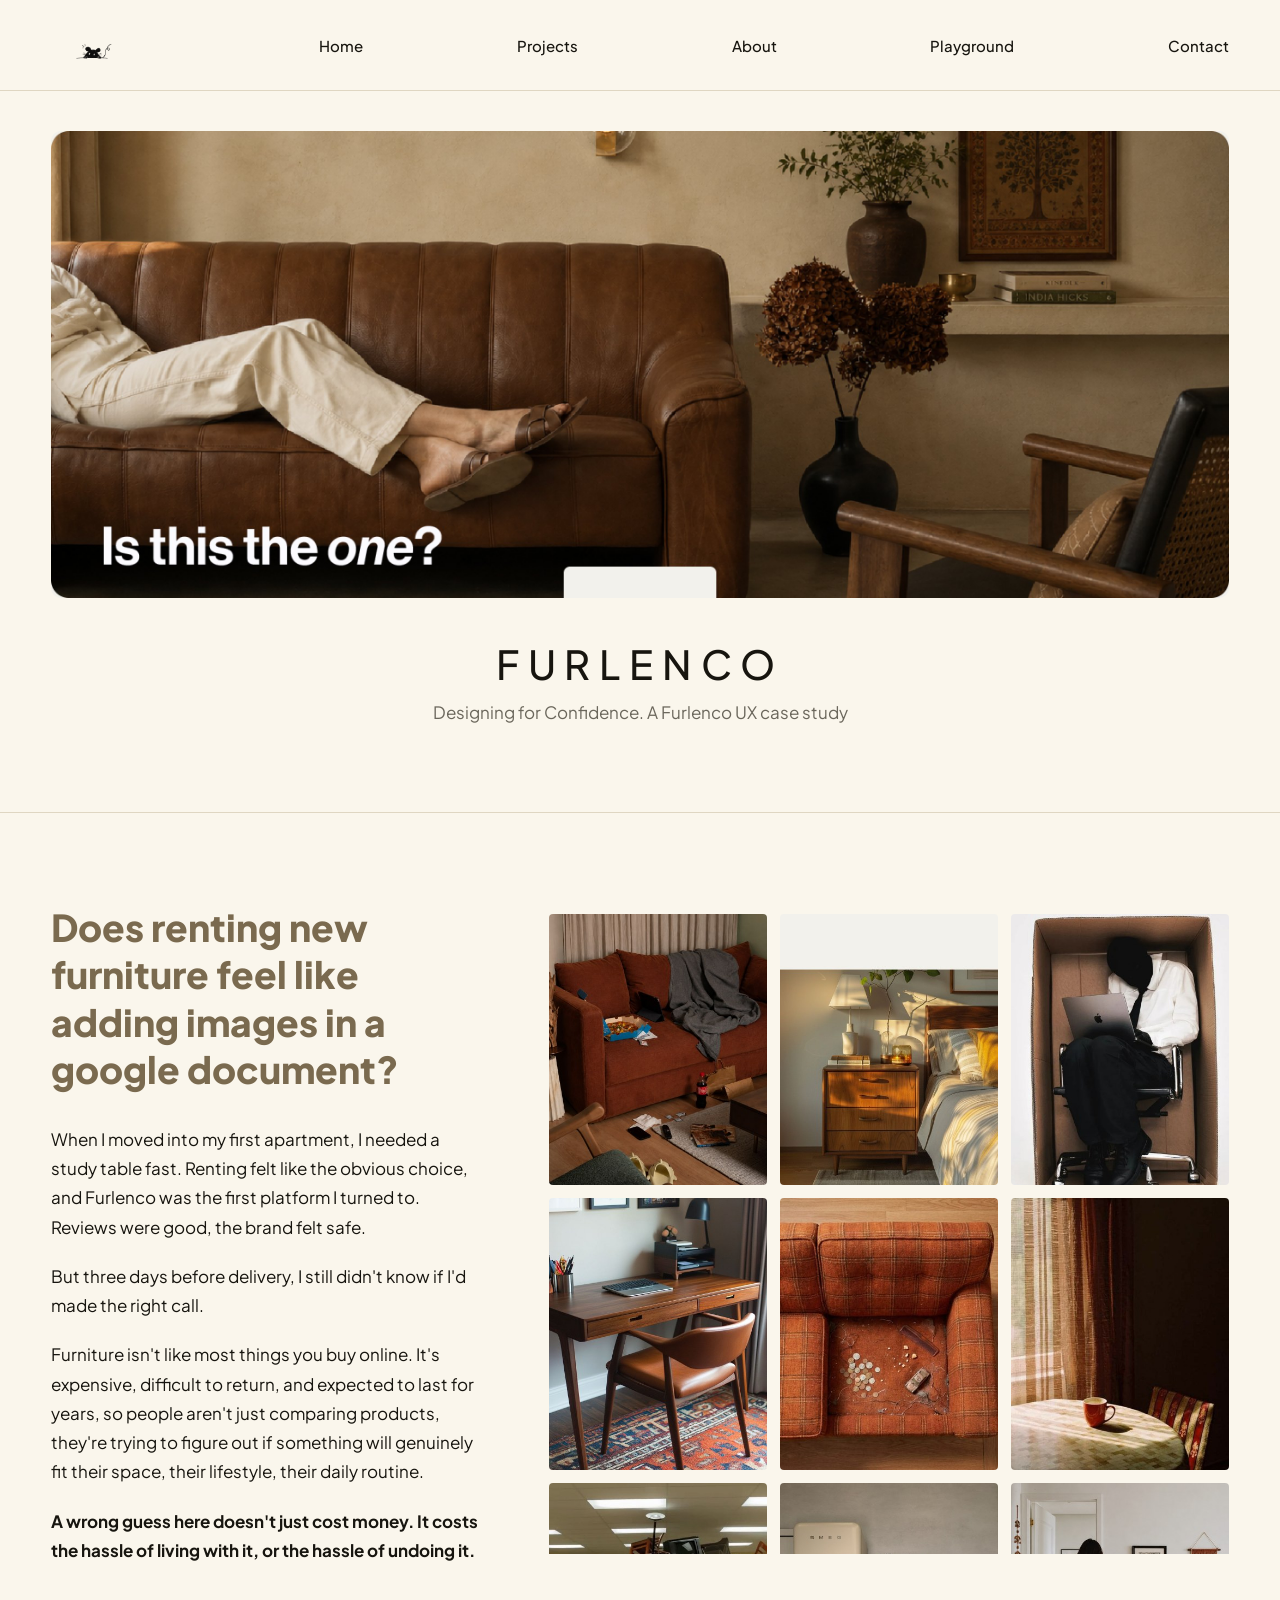
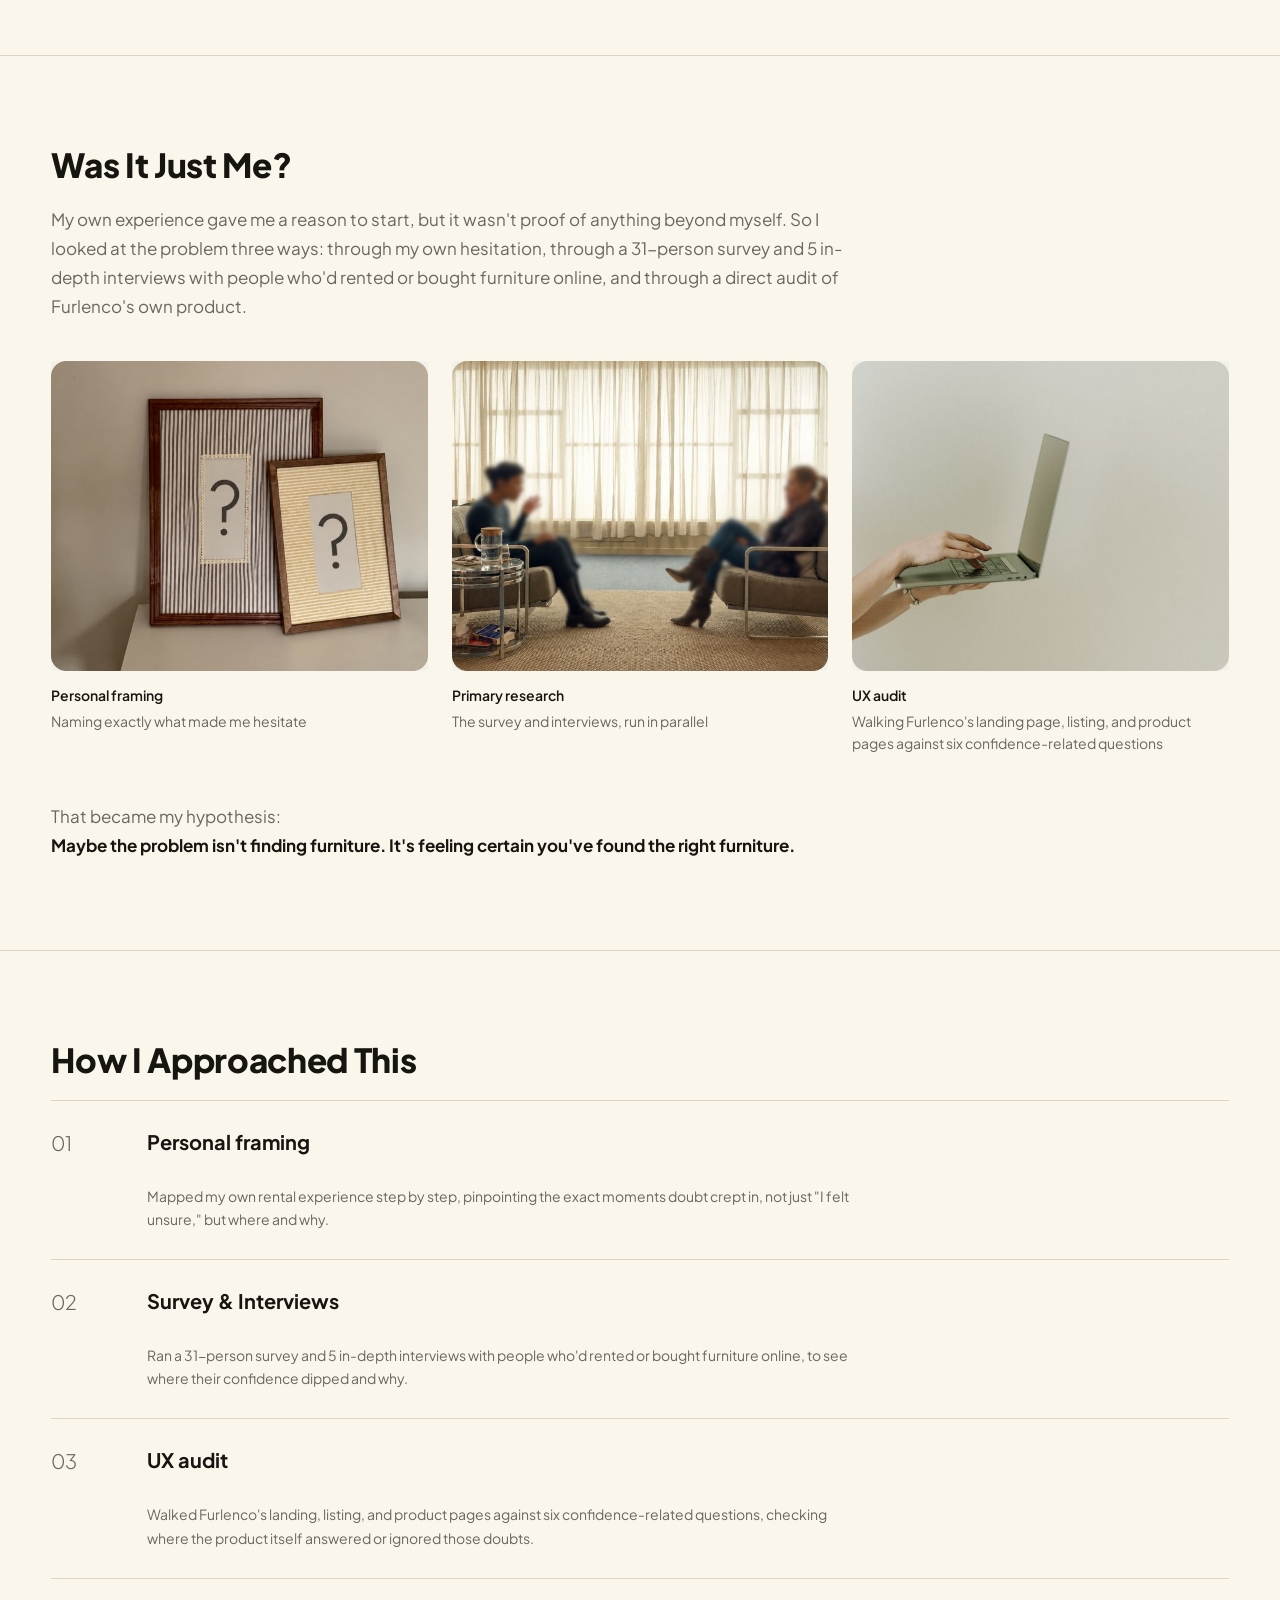
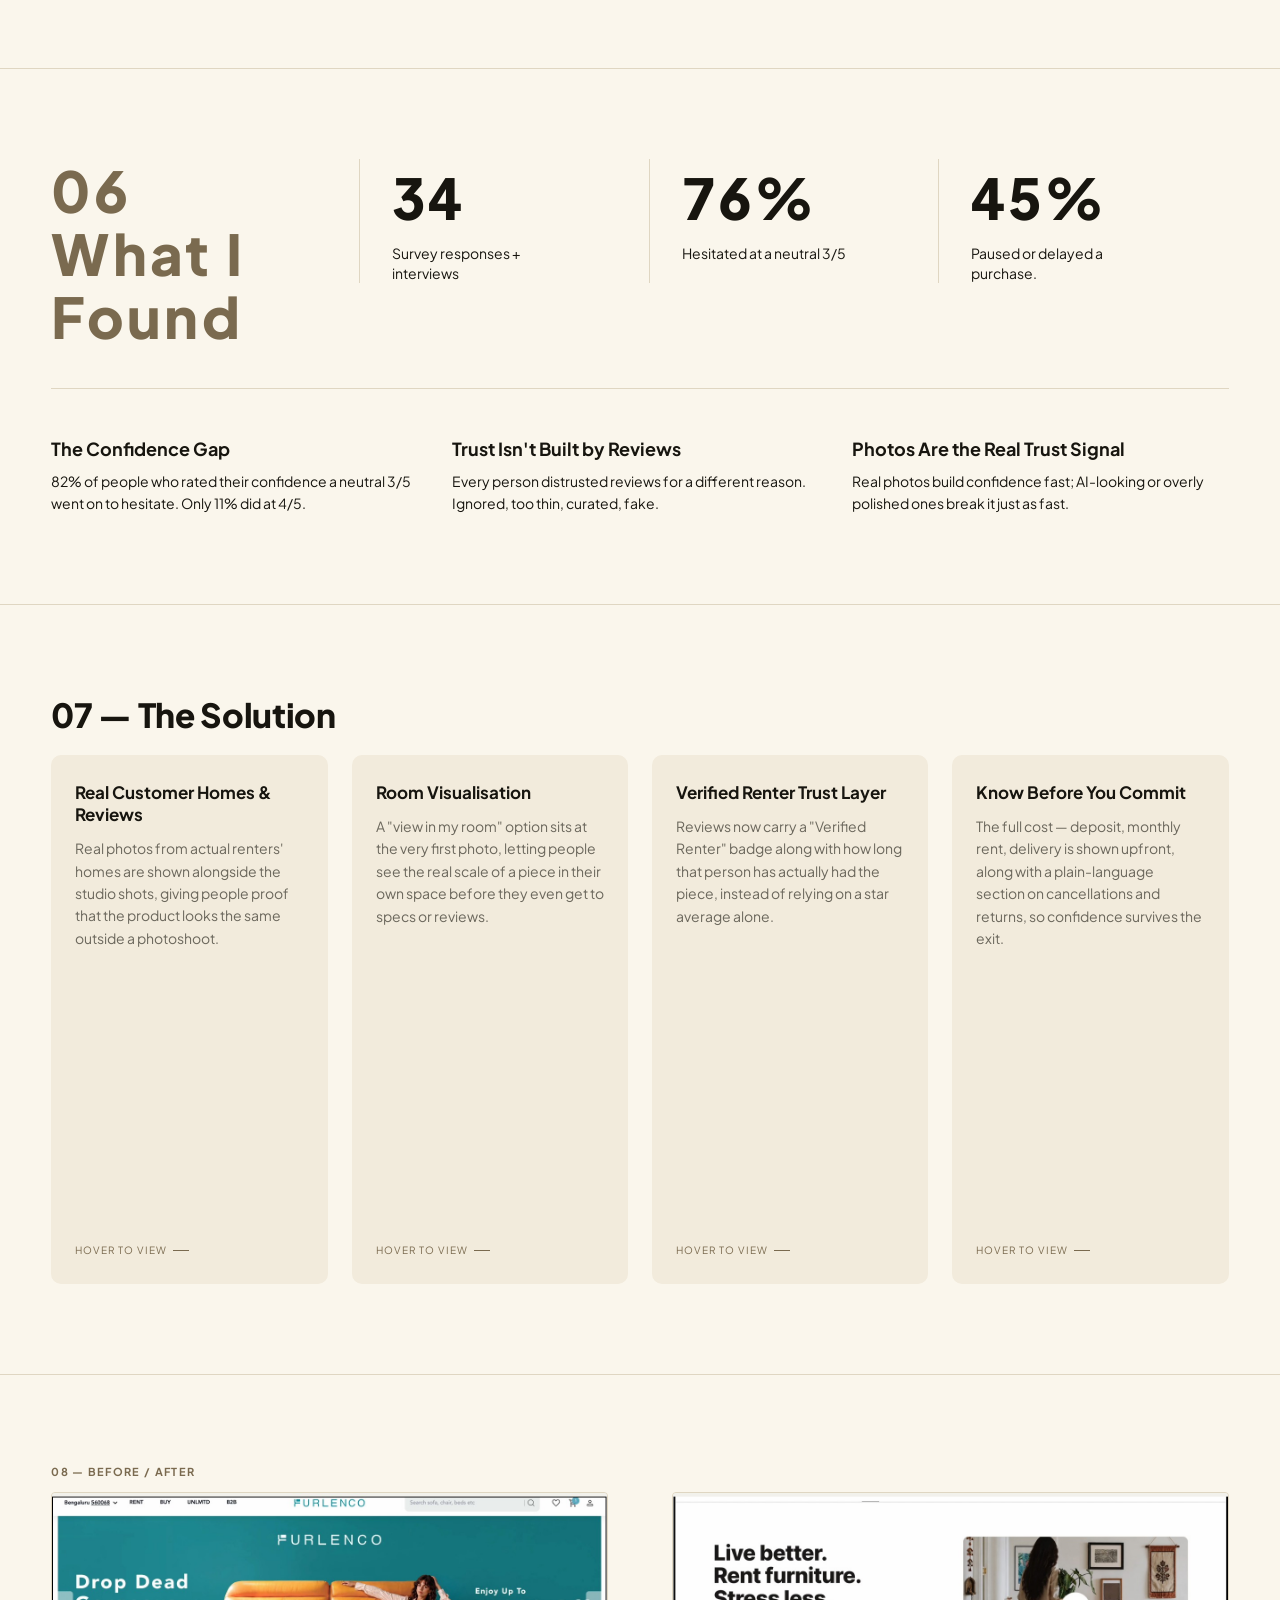
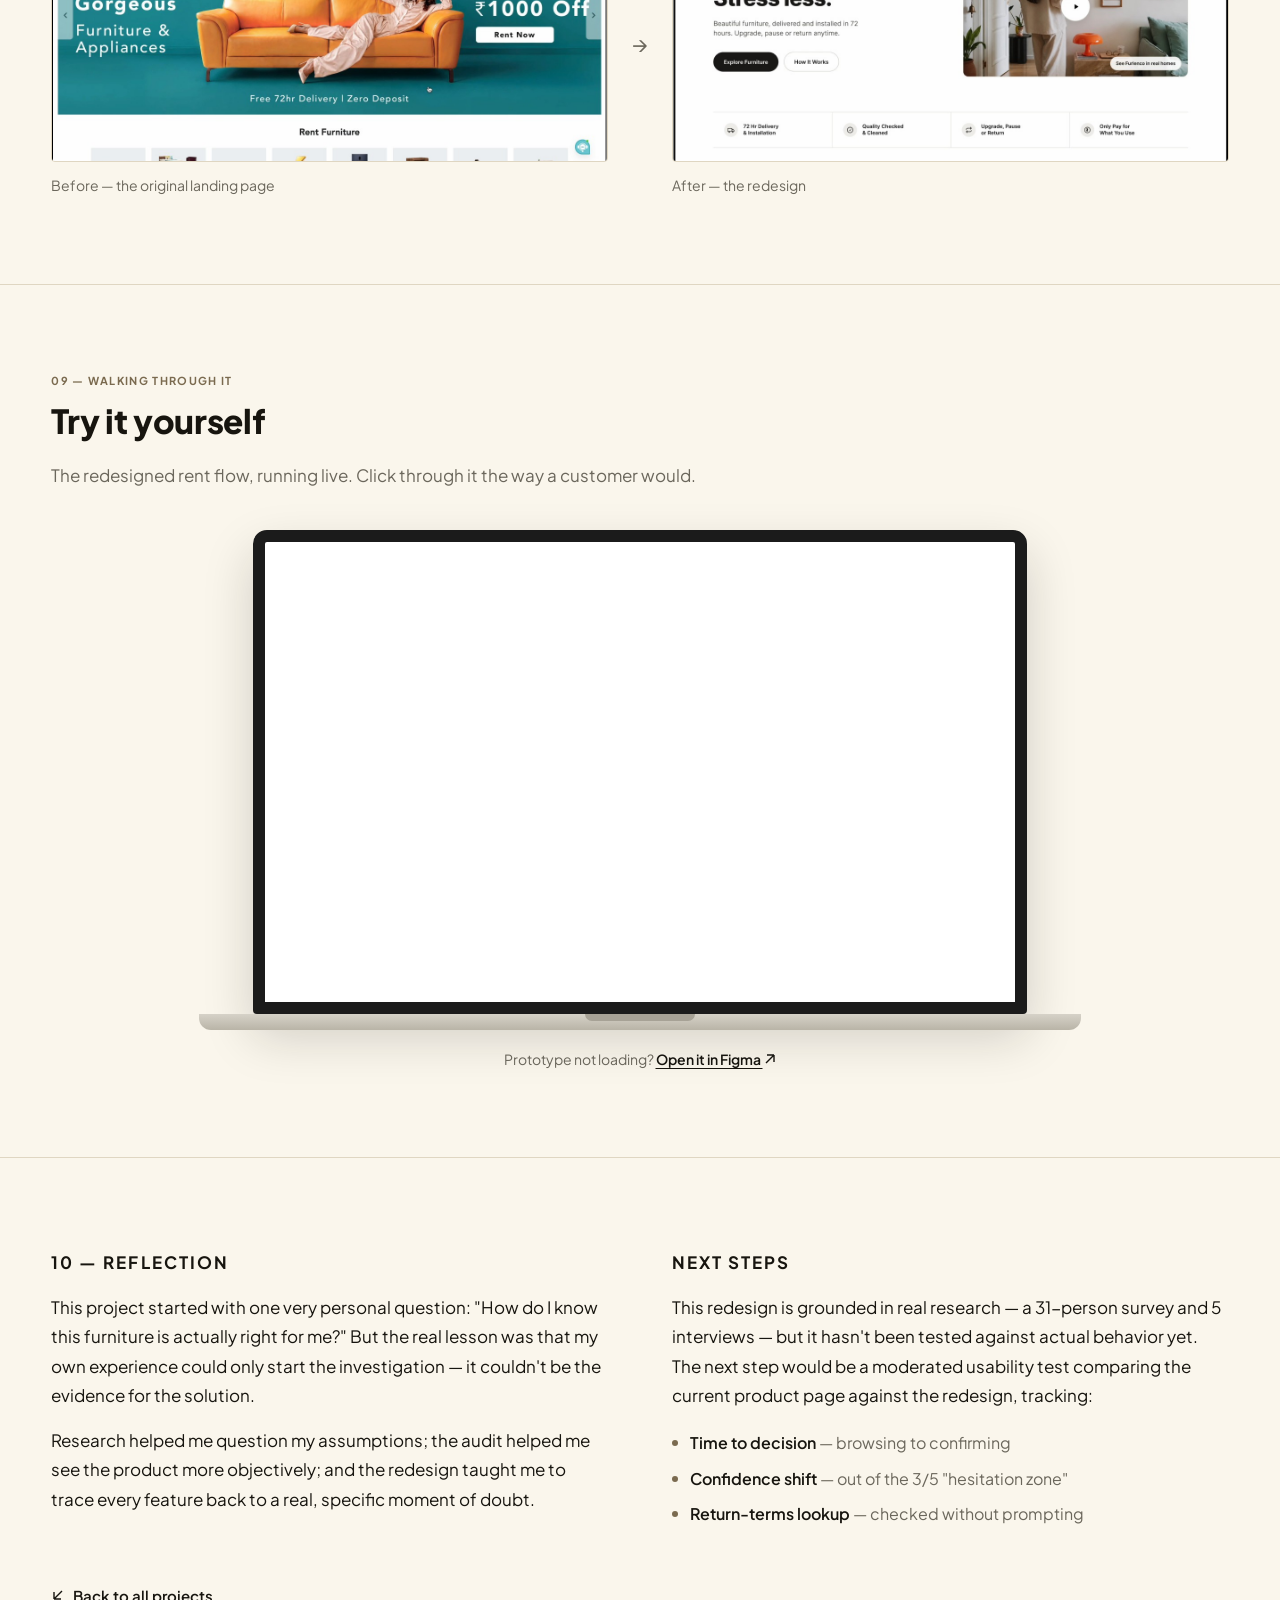
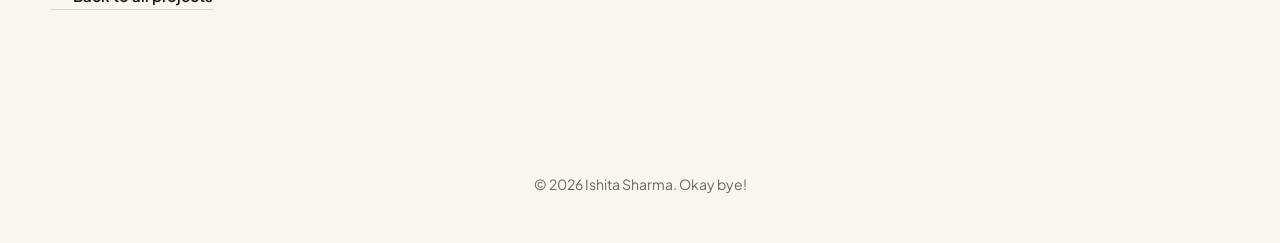
<file: work/furlenco.html>
<!DOCTYPE html>
<html lang="en">
<head>
<meta charset="UTF-8" />
<meta name="viewport" content="width=device-width, initial-scale=1.0" />
<title>Furlenco — Designing for Confidence | Ishita Sharma</title>
<meta name="description" content="A UX case study on furniture rental: why people hesitate before renting, and what makes them confident enough to commit." />
  <meta property="og:type" content="website" />
  <meta property="og:site_name" content="Ishita Sharma" />
  <meta property="og:title" content="Furlenco — Designing for Confidence | Ishita Sharma" />
  <meta property="og:description" content="A UX case study on furniture rental: why people hesitate before renting, and what makes them confident enough to commit." />
  <meta property="og:url" content="https://ishitasharma6562-a11y.github.io/ishita/work/furlenco.html" />
  <meta property="og:image" content="https://ishitasharma6562-a11y.github.io/ishita/assets/images/og-card.jpg?v=1" />
  <meta property="og:image:width" content="1200" />
  <meta property="og:image:height" content="630" />
  <meta property="og:image:alt" content="Ishita Sharma, UX / Product and Visual Designer, with a rat peeking over the edge holding a tin-can telephone" />
  <meta name="twitter:card" content="summary_large_image" />

<link rel="icon" type="image/svg+xml" href="../assets/images/favicon.svg?v=2" />
<link rel="icon" type="image/png" sizes="160x160" href="../assets/images/favicon.png?v=2" />
<link rel="stylesheet" href="../assets/css/style.css?v=39" />
<link rel="stylesheet" href="../assets/css/furlenco.css?v=12" />
</head>
<body>
<a href="#main" class="skip-link">Skip to content</a>

<header>
  <div class="wrap">
    <nav>
      <a href="../index.html" aria-label="Home">
        <img class="rat-logo" src="../assets/images/rat.png" alt="Ishita Sharma — home" />
      </a>
      <ul class="nav-links" id="navLinks">
        <li><a href="../index.html#home">Home</a></li>
        <li><a href="../index.html#projects">Projects</a></li>
        <li><a href="../about.html">About</a></li>
        <li><a href="../index.html#playground">Playground</a></li>
        <li><a href="../index.html#contact">Contact</a></li>
      </ul>
      <button class="nav-toggle" id="navToggle" aria-label="Toggle menu" aria-expanded="false">
        <svg width="22" height="16" viewBox="0 0 22 16"><path d="M0 1H22M0 8H22M0 15H22" stroke="currentColor" stroke-width="2"/></svg>
      </button>
    </nav>
  </div>
</header>

<main id="main">

  <!-- ================= 01 COVER ================= -->
  <section class="fx-cover">
    <div class="wrap">
      <div class="fx-cover-img">
        <img src="../assets/images/furlenco/cover.jpg" alt="A living room with a rented sofa, mid-move" />
      </div>
      <h1 class="fx-cover-title">FURLENCO</h1>
      <p class="fx-cover-sub">Designing for Confidence. A Furlenco UX case study</p>
    </div>
  </section>

  <!-- ================= 02 THE PROBLEM ================= -->
  <section class="fx-problem">
    <div class="wrap">
      <div class="fx-problem-grid">

        <div class="fx-problem-copy">
          <h2>Does renting new furniture feel like adding images in a google document?</h2>
          <p>When I moved into my first apartment, I needed a study table fast. Renting felt like the obvious choice, and Furlenco was the first platform I turned to. Reviews were good, the brand felt safe.</p>
          <p>But three days before delivery, I still didn't know if I'd made the right call.</p>
          <p>Furniture isn't like most things you buy online. It's expensive, difficult to return, and expected to last for years, so people aren't just comparing products, they're trying to figure out if something will genuinely fit their space, their lifestyle, their daily routine.</p>
          <p class="fx-emphasis">A wrong guess here doesn't just cost money. It costs the hassle of living with it, or the hassle of undoing it.</p>
        </div>

        <!-- Three columns scrolling continuously; each column's tiles are duplicated
             so the CSS translateY loop wraps without a visible seam. -->
        <div class="fx-collage" aria-hidden="true">
          <div class="fx-collage-col"><div class="fx-collage-track fx-up-a"></div></div>
          <div class="fx-collage-col"><div class="fx-collage-track fx-down"></div></div>
          <div class="fx-collage-col"><div class="fx-collage-track fx-up-b"></div></div>
        </div>

      </div>
    </div>
  </section>

  <!-- ================= 03 WAS IT JUST ME ================= -->
  <section class="fx-research">
    <div class="wrap">
      <h2 class="fx-h2">Was It Just Me?</h2>
      <p class="fx-lede">My own experience gave me a reason to start, but it wasn't proof of anything beyond myself. So I looked at the problem three ways: through my own hesitation, through a 31-person survey and 5 in-depth interviews with people who'd rented or bought furniture online, and through a direct audit of Furlenco's own product.</p>

      <div class="fx-research-grid">
        <figure class="fx-research-card">
          <img src="../assets/images/furlenco/research-1.jpg" alt="Framed question marks on a wall" />
          <figcaption>
            <strong>Personal framing</strong>
            <span>Naming exactly what made me hesitate</span>
          </figcaption>
        </figure>
        <figure class="fx-research-card">
          <img src="../assets/images/furlenco/research-2.jpg" alt="Two people seated in an interview" />
          <figcaption>
            <strong>Primary research</strong>
            <span>The survey and interviews, run in parallel</span>
          </figcaption>
        </figure>
        <figure class="fx-research-card">
          <img src="../assets/images/furlenco/research-3.jpg" alt="Someone auditing a website on a laptop" />
          <figcaption>
            <strong>UX audit</strong>
            <span>Walking Furlenco's landing page, listing, and product pages against six confidence-related questions</span>
          </figcaption>
        </figure>
      </div>

      <p class="fx-hypothesis">
        That became my hypothesis:<br />
        <strong>Maybe the problem isn't finding furniture. It's feeling certain you've found the right furniture.</strong>
      </p>
    </div>
  </section>

  <!-- ================= 04 HOW I APPROACHED THIS ================= -->
  <section class="fx-approach">
    <div class="wrap">
      <h2 class="fx-h2">How I Approached This</h2>
      <ol class="fx-steps">
        <li>
          <span class="fx-step-num">01</span>
          <h3>Personal framing</h3>
          <p>Mapped my own rental experience step by step, pinpointing the exact moments doubt crept in, not just "I felt unsure," but where and why.</p>
        </li>
        <li>
          <span class="fx-step-num">02</span>
          <h3>Survey &amp; Interviews</h3>
          <p>Ran a 31-person survey and 5 in-depth interviews with people who'd rented or bought furniture online, to see where their confidence dipped and why.</p>
        </li>
        <li>
          <span class="fx-step-num">03</span>
          <h3>UX audit</h3>
          <p>Walked Furlenco's landing, listing, and product pages against six confidence-related questions, checking where the product itself answered or ignored those doubts.</p>
        </li>
      </ol>
    </div>
  </section>

  <!-- ================= 05 WHAT I FOUND ================= -->
  <section class="fx-found">
    <div class="wrap">

      <div class="fx-found-top">
        <h2 class="fx-found-title">06<br />What I<br />Found</h2>

        <div class="fx-stats">
          <div class="fx-stat">
            <span class="fx-stat-num" data-count-to="36">36</span>
            <p class="fx-stat-label">Survey responses + interviews</p>
          </div>
          <div class="fx-stat">
            <span class="fx-stat-num" data-count-to="82" data-suffix="%">82%</span>
            <p class="fx-stat-label">Hesitated at a neutral 3/5</p>
          </div>
          <div class="fx-stat">
            <span class="fx-stat-num" data-count-to="48" data-suffix="%">48%</span>
            <p class="fx-stat-label">Paused or delayed a purchase.</p>
          </div>
        </div>
      </div>

      <div class="fx-insights">
        <div class="fx-insight">
          <h3>The Confidence Gap</h3>
          <p>82% of people who rated their confidence a neutral 3/5 went on to hesitate. Only 11% did at 4/5.</p>
        </div>
        <div class="fx-insight">
          <h3>Trust Isn't Built by Reviews</h3>
          <p>Every person distrusted reviews for a different reason. Ignored, too thin, curated, fake.</p>
        </div>
        <div class="fx-insight">
          <h3>Photos Are the Real Trust Signal</h3>
          <p>Real photos build confidence fast; AI-looking or overly polished ones break it just as fast.</p>
        </div>
      </div>

    </div>
  </section>

  <!-- ================= 06 THE SOLUTION ================= -->
  <section class="fx-solution">
    <div class="wrap">
      <h2 class="fx-h2">07 — The Solution</h2>
      <!-- Text rests on the card; the photo (which carries the same wording
           baked in from Figma) fades in on hover. -->
      <div class="fx-solution-grid">
        <figure class="fx-solution-card" tabindex="0">
          <div class="fx-solution-text">
            <strong>Real Customer Homes &amp; Reviews</strong>
            <span>Real photos from actual renters' homes are shown alongside the studio shots, giving people proof that the product looks the same outside a photoshoot.</span>
            <span class="fx-solution-hint">Hover to view</span>
          </div>
          <img src="../assets/images/furlenco/solution-1.jpg?v=2" alt="A renter sitting on a green sofa in her own living room" />
        </figure>
        <figure class="fx-solution-card" tabindex="0">
          <div class="fx-solution-text">
            <strong>Room Visualisation</strong>
            <span>A "view in my room" option sits at the very first photo, letting people see the real scale of a piece in their own space before they even get to specs or reviews.</span>
            <span class="fx-solution-hint">Hover to view</span>
          </div>
          <img src="../assets/images/furlenco/solution-2.jpg?v=2" alt="A made bed photographed at an angle showing its real scale in a room" />
        </figure>
        <figure class="fx-solution-card" tabindex="0">
          <div class="fx-solution-text">
            <strong>Verified Renter Trust Layer</strong>
            <span>Reviews now carry a "Verified Renter" badge along with how long that person has actually had the piece, instead of relying on a star average alone.</span>
            <span class="fx-solution-hint">Hover to view</span>
          </div>
          <img src="../assets/images/furlenco/solution-3.jpg?v=2" alt="A woman walking through her furnished living room" />
        </figure>
        <figure class="fx-solution-card" tabindex="0">
          <div class="fx-solution-text">
            <strong>Know Before You Commit</strong>
            <span>The full cost — deposit, monthly rent, delivery is shown upfront, along with a plain-language section on cancellations and returns, so confidence survives the exit.</span>
            <span class="fx-solution-hint">Hover to view</span>
          </div>
          <img src="../assets/images/furlenco/solution-4.jpg?v=2" alt="A woman arranging a cushion on a rented sofa" />
        </figure>
      </div>
    </div>
  </section>

  <!-- ================= 07 BEFORE / AFTER ================= -->
  <section class="fx-ba">
    <div class="wrap">
      <p class="fx-label">08 — Before / After</p>
      <div class="fx-ba-row">
        <figure class="fx-ba-item">
          <video src="../assets/videos/furlenco-before.mp4"
                 poster="../assets/images/furlenco/before.jpg"
                 muted loop playsinline preload="metadata"
                 aria-label="Screen recording of the original Furlenco landing page"></video>
          <figcaption>Before — the original landing page</figcaption>
        </figure>
        <span class="fx-ba-arrow" aria-hidden="true">&rarr;</span>
        <figure class="fx-ba-item">
          <video src="../assets/videos/furlenco-after.mp4"
                 poster="../assets/images/furlenco/after.jpg"
                 muted loop playsinline preload="metadata"
                 aria-label="Screen recording of the redesigned Furlenco landing page"></video>
          <figcaption>After — the redesign</figcaption>
        </figure>
      </div>
    </div>
  </section>

  <!-- ================= 08 WALKING THROUGH IT — live prototype ================= -->
  <section class="fx-proto">
    <div class="wrap">
      <p class="fx-label">09 — Walking through it</p>
      <h2 class="fx-h2">Try it yourself</h2>
      <p class="fx-lede">The redesigned rent flow, running live. Click through it the way a customer would.</p>

      <div class="fx-laptop">
        <div class="fx-laptop-screen">
          <iframe
            title="Furlenco rent flow — interactive prototype"
            src="https://embed.figma.com/proto/nT5JWg1Q1Iw6CHvsaLorc5/Furlenco-Case-Study-%E2%80%94-Wireframe-v2?node-id=65-1221&scaling=scale-down-width&content-scaling=fixed&embed-host=share&hide-ui=1"
            allowfullscreen
            loading="lazy"></iframe>
        </div>
        <div class="fx-laptop-base"><span class="fx-laptop-notch"></span></div>
      </div>

      <p class="fx-proto-fallback">
        Prototype not loading?
        <a href="https://www.figma.com/proto/nT5JWg1Q1Iw6CHvsaLorc5/Furlenco-Case-Study-%E2%80%94-Wireframe-v2?node-id=65-1221" target="_blank" rel="noopener">Open it in Figma
          <svg width="14" height="14" viewBox="0 0 14 14"><path d="M3 11L11 3M11 3H4M11 3V10" stroke="currentColor" stroke-width="1.4"/></svg>
        </a>
      </p>
    </div>
  </section>

  <!-- ================= 09 REFLECTION ================= -->
  <section class="fx-reflection">
    <div class="wrap">
      <div class="fx-reflection-grid">
        <div>
          <p class="fx-label">10 — Reflection</p>
          <p>This project started with one very personal question: "How do I know this furniture is actually right for me?" But the real lesson was that my own experience could only start the investigation — it couldn't be the evidence for the solution.</p>
          <p>Research helped me question my assumptions; the audit helped me see the product more objectively; and the redesign taught me to trace every feature back to a real, specific moment of doubt.</p>
        </div>
        <div>
          <p class="fx-label">Next steps</p>
          <p>This redesign is grounded in real research — a 31-person survey and 5 interviews — but it hasn't been tested against actual behavior yet. The next step would be a moderated usability test comparing the current product page against the redesign, tracking:</p>
          <ul class="fx-next-list">
            <li><strong>Time to decision</strong> — browsing to confirming</li>
            <li><strong>Confidence shift</strong> — out of the 3/5 "hesitation zone"</li>
            <li><strong>Return-terms lookup</strong> — checked without prompting</li>
          </ul>
        </div>
      </div>

      <a class="fx-back" href="../index.html#projects">
        <svg width="14" height="14" viewBox="0 0 14 14"><path d="M11 3L3 11M3 11H10M3 11V4" stroke="currentColor" stroke-width="1.4"/></svg>
        Back to all projects
      </a>
    </div>
  </section>

</main>

<footer>
  <p>© <span data-year>2026</span> Ishita Sharma. Okay bye!</p>
</footer>

<script src="../assets/js/furlenco.js?v=3"></script>
</body>
</html>
</file>
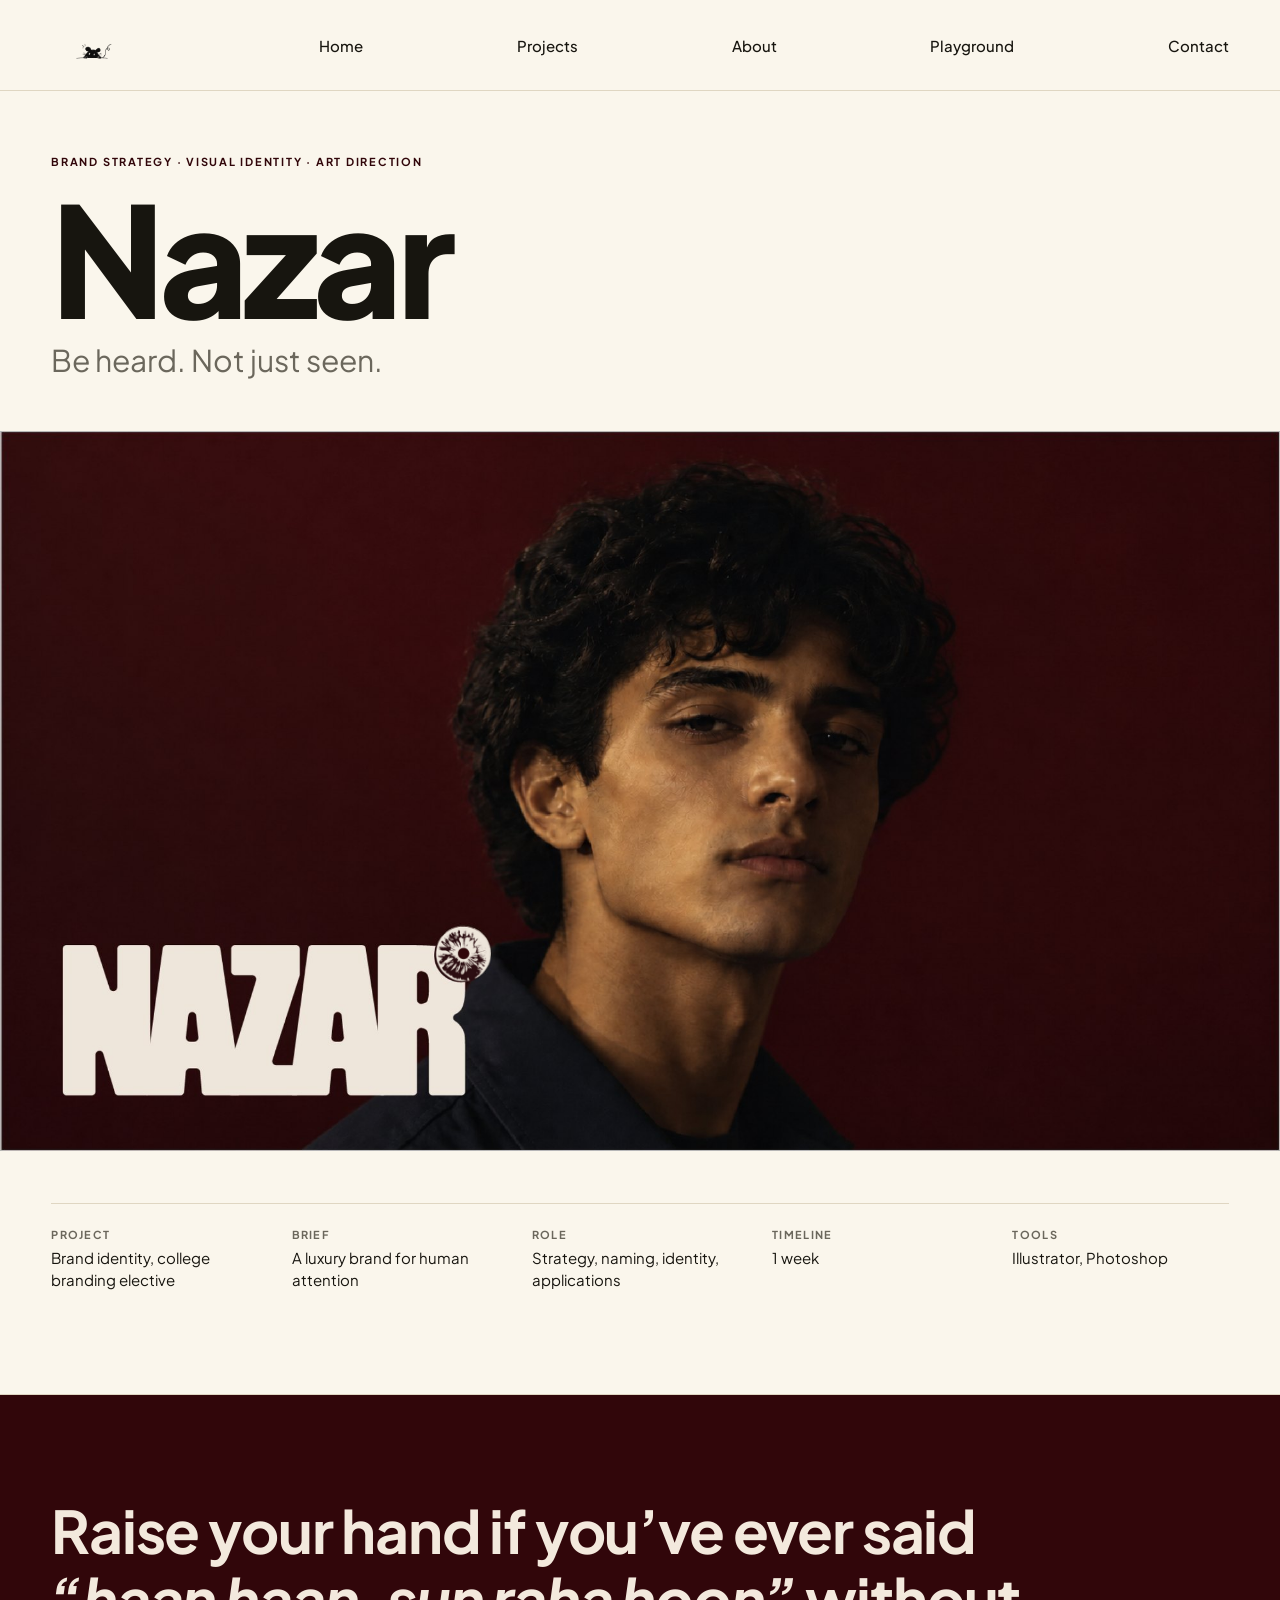
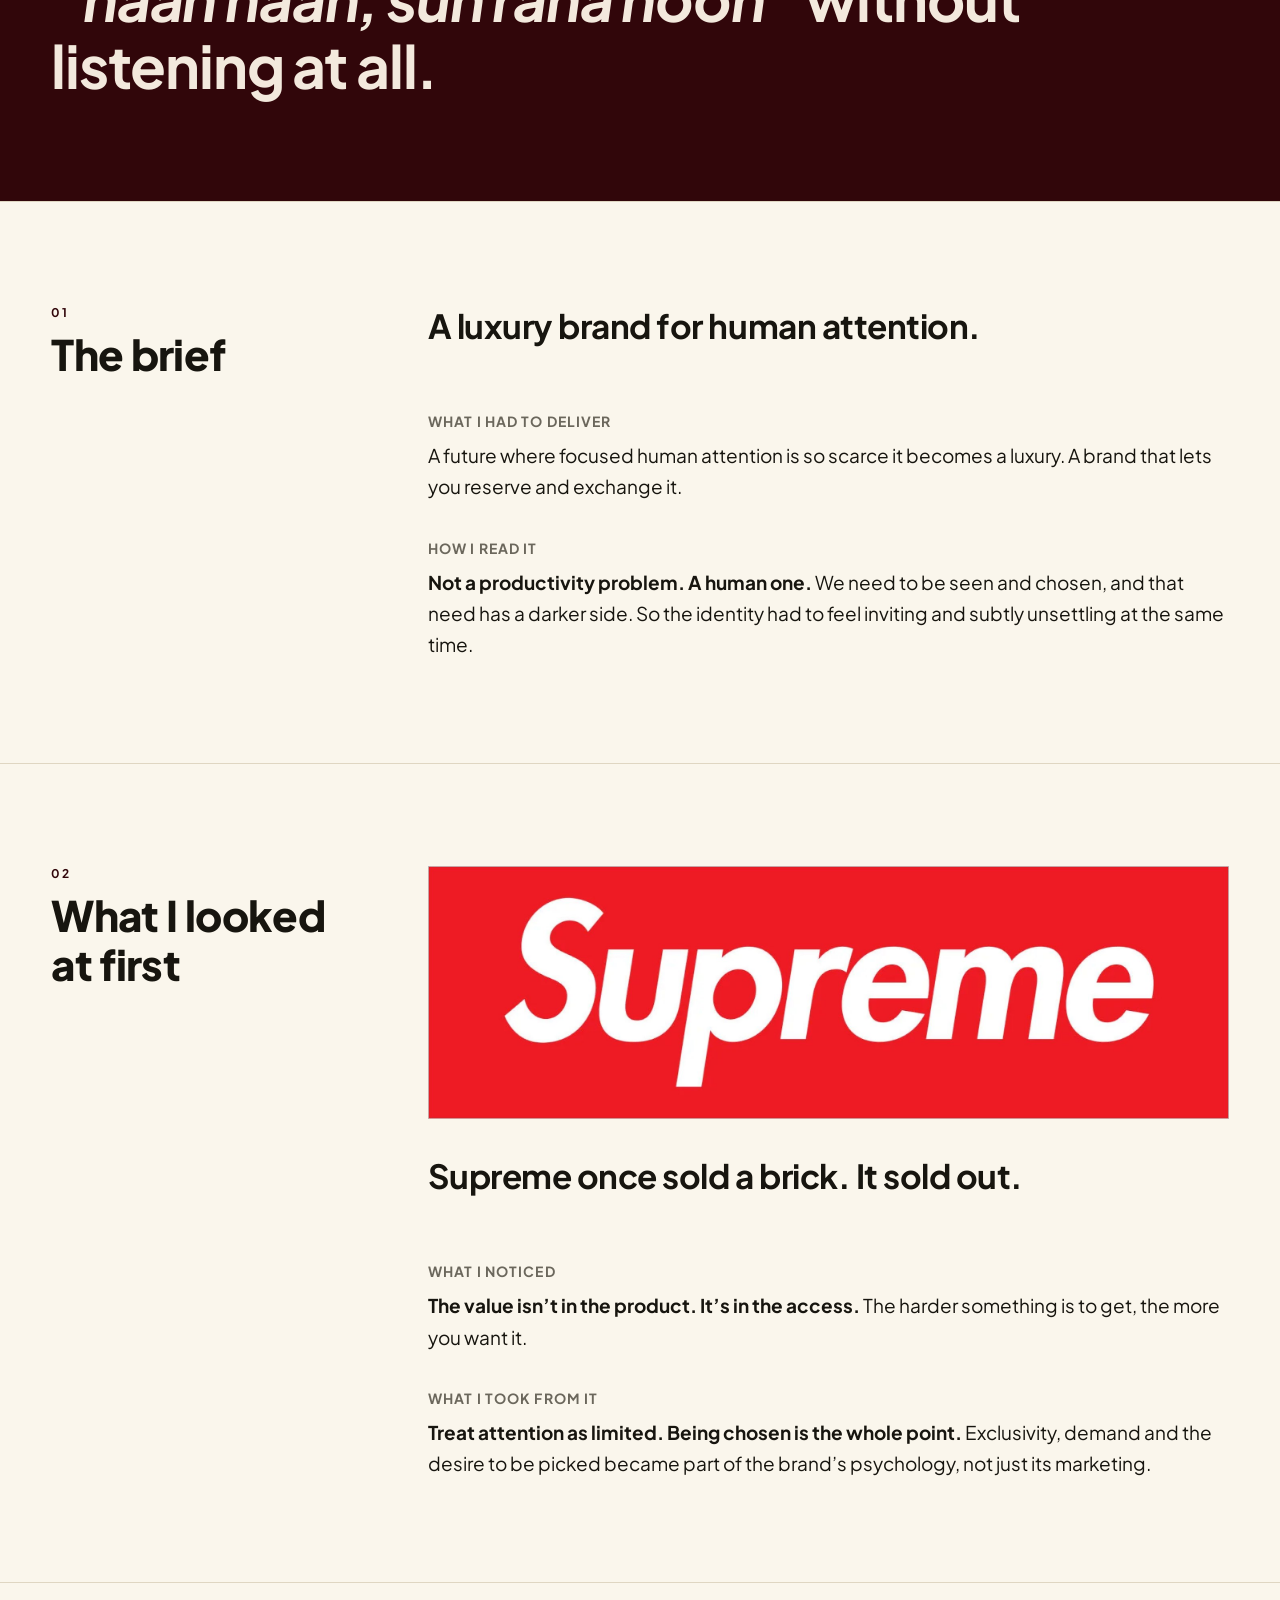
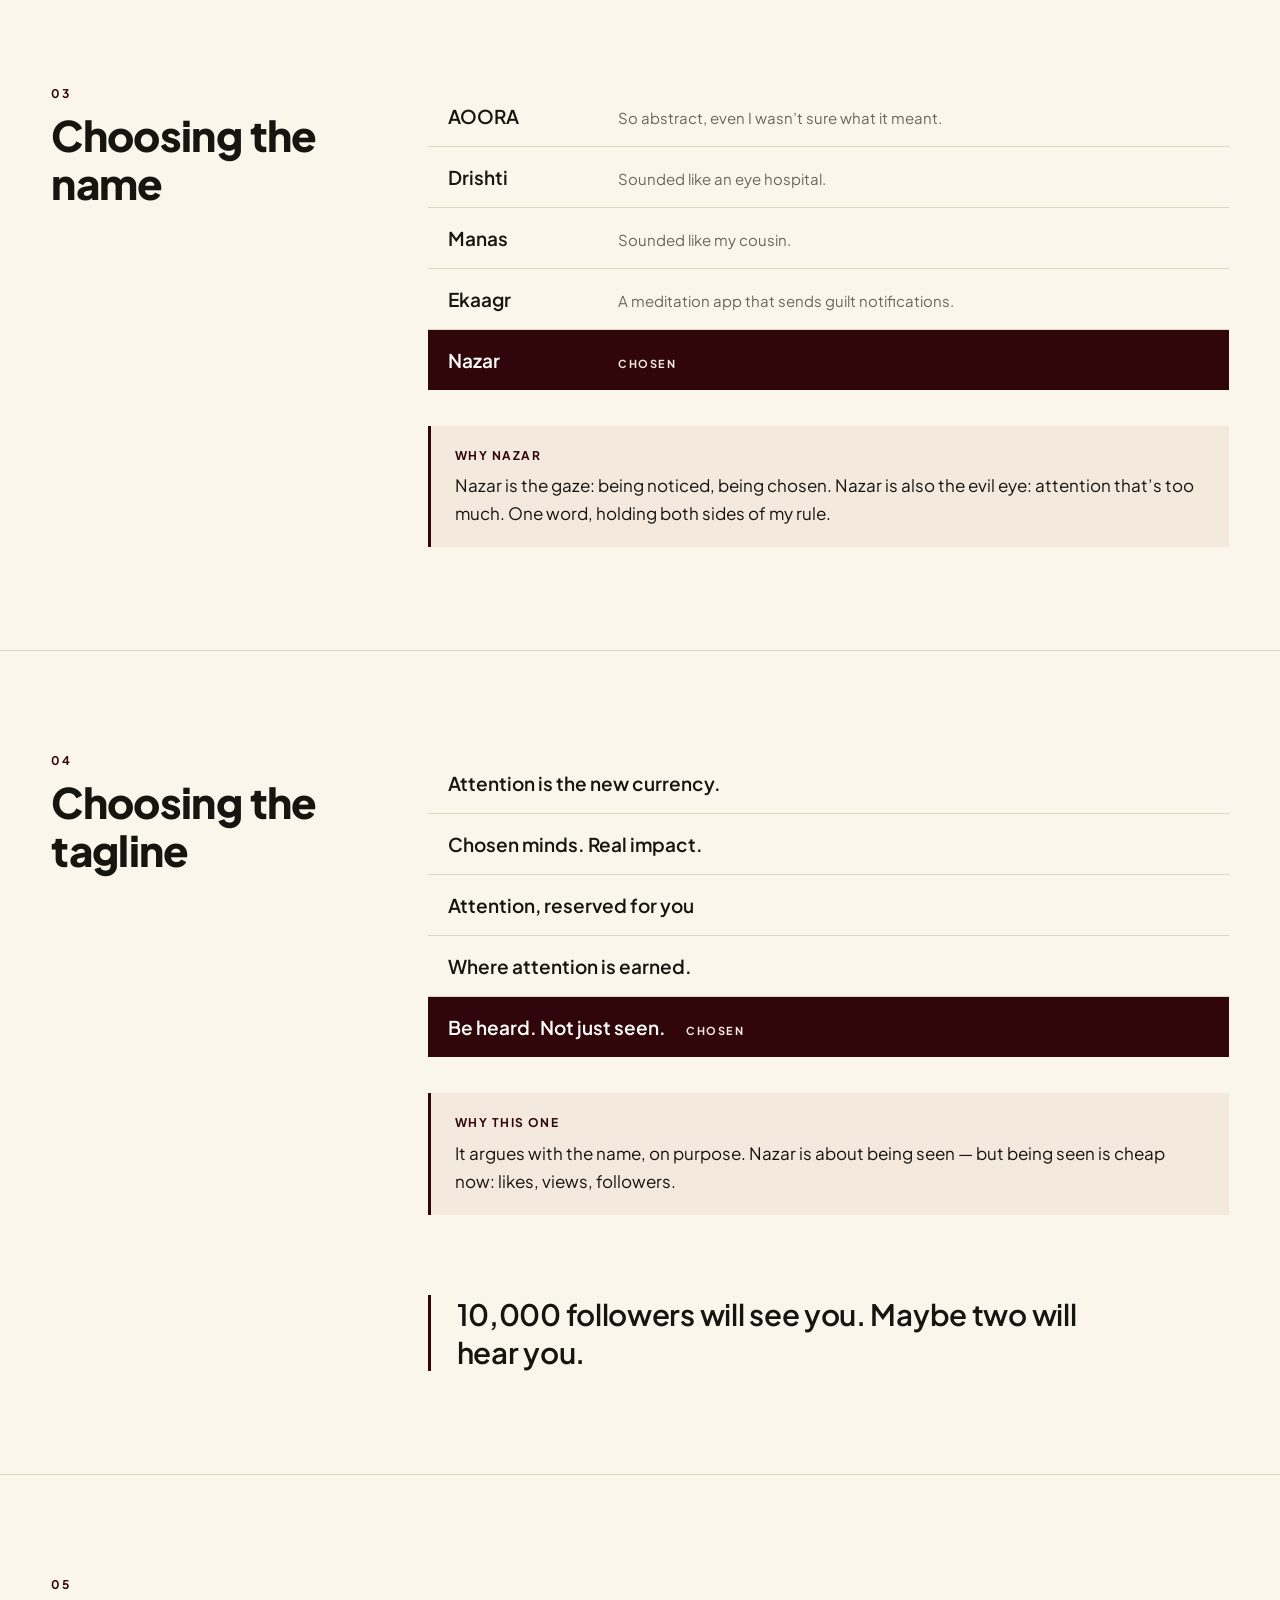
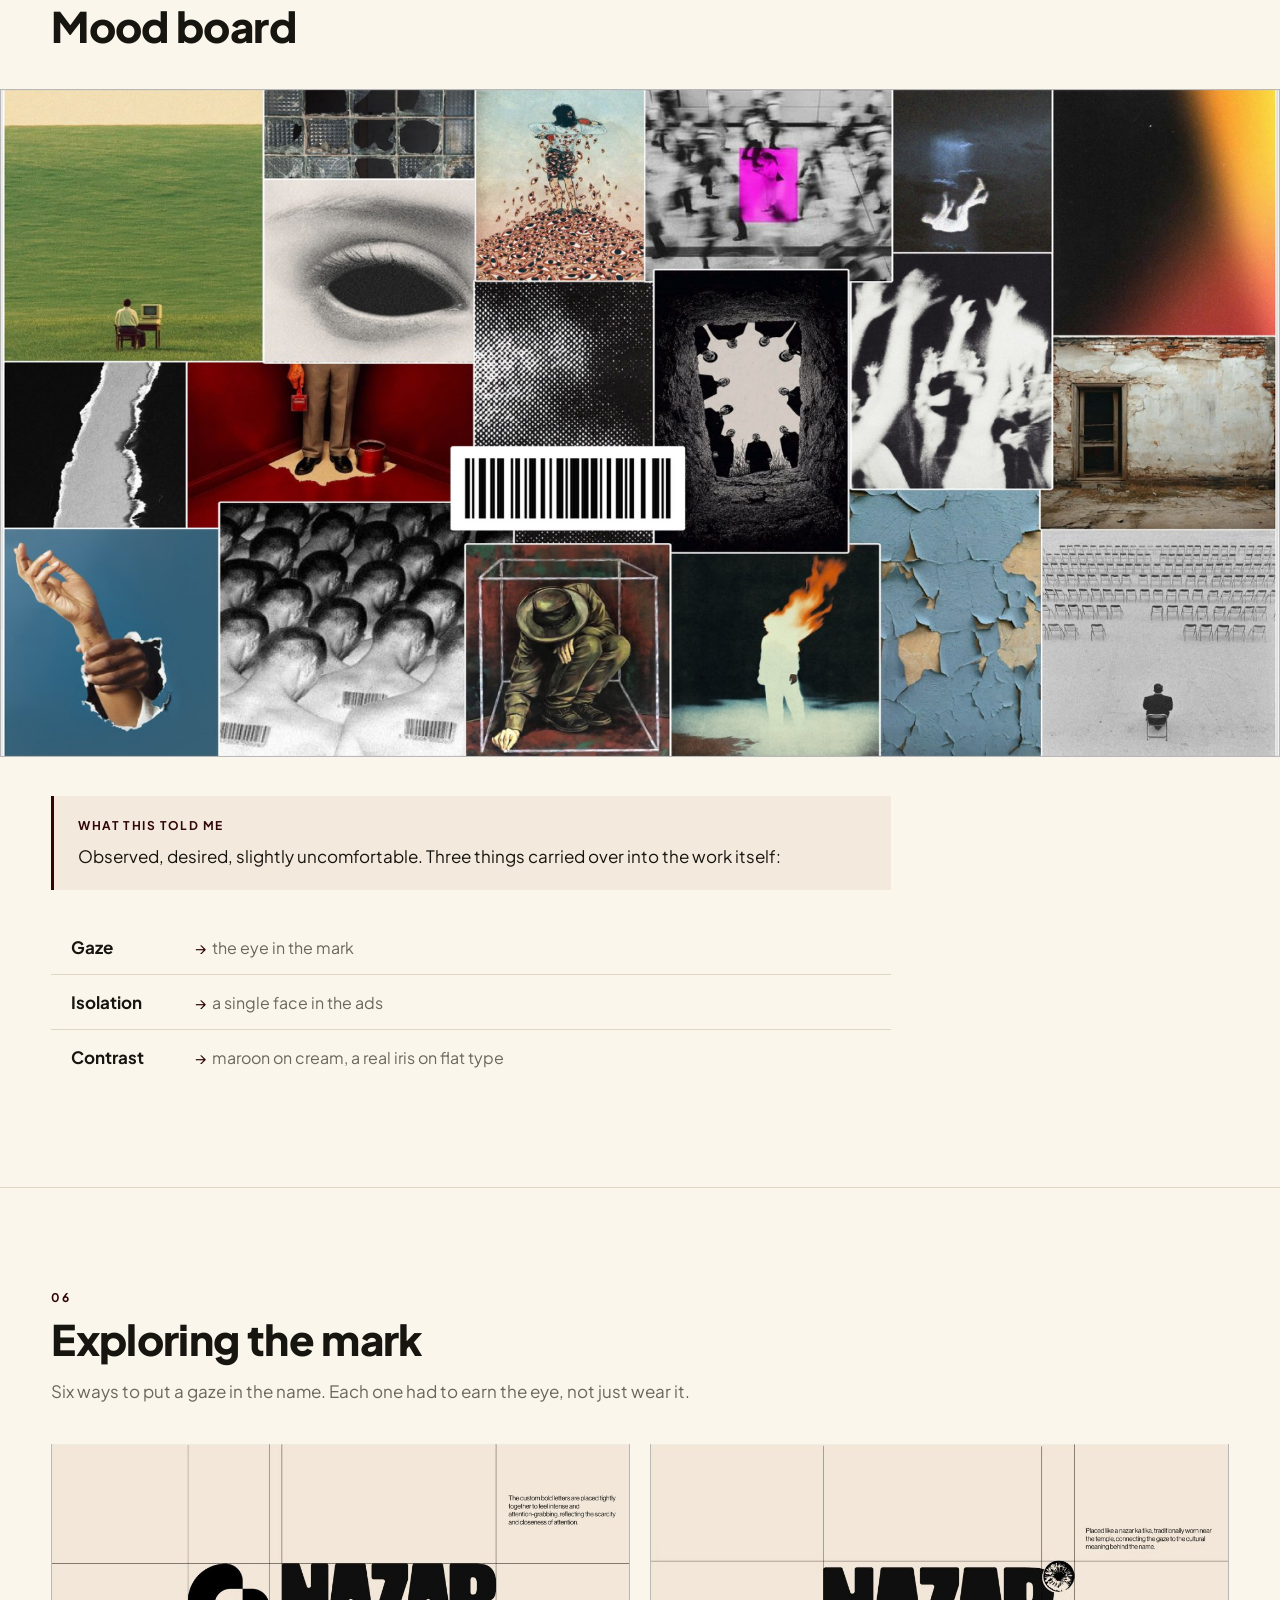
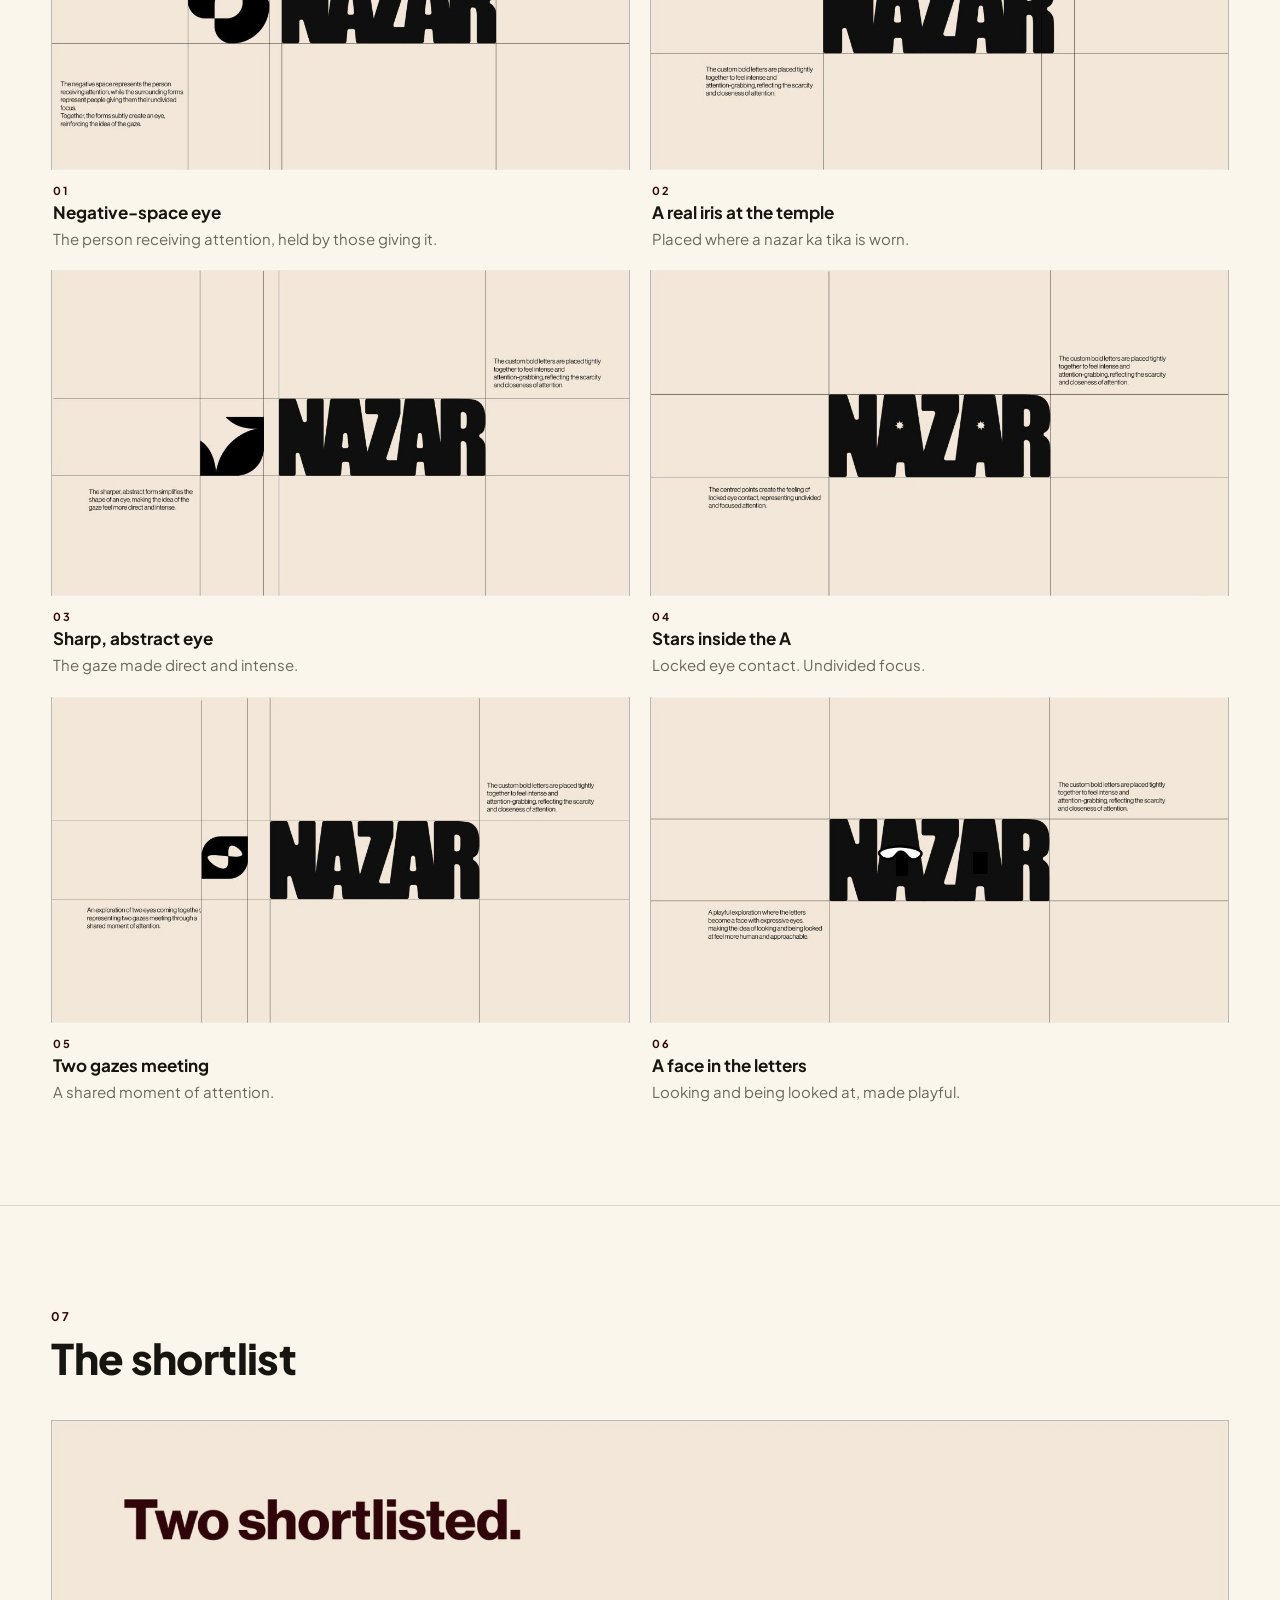
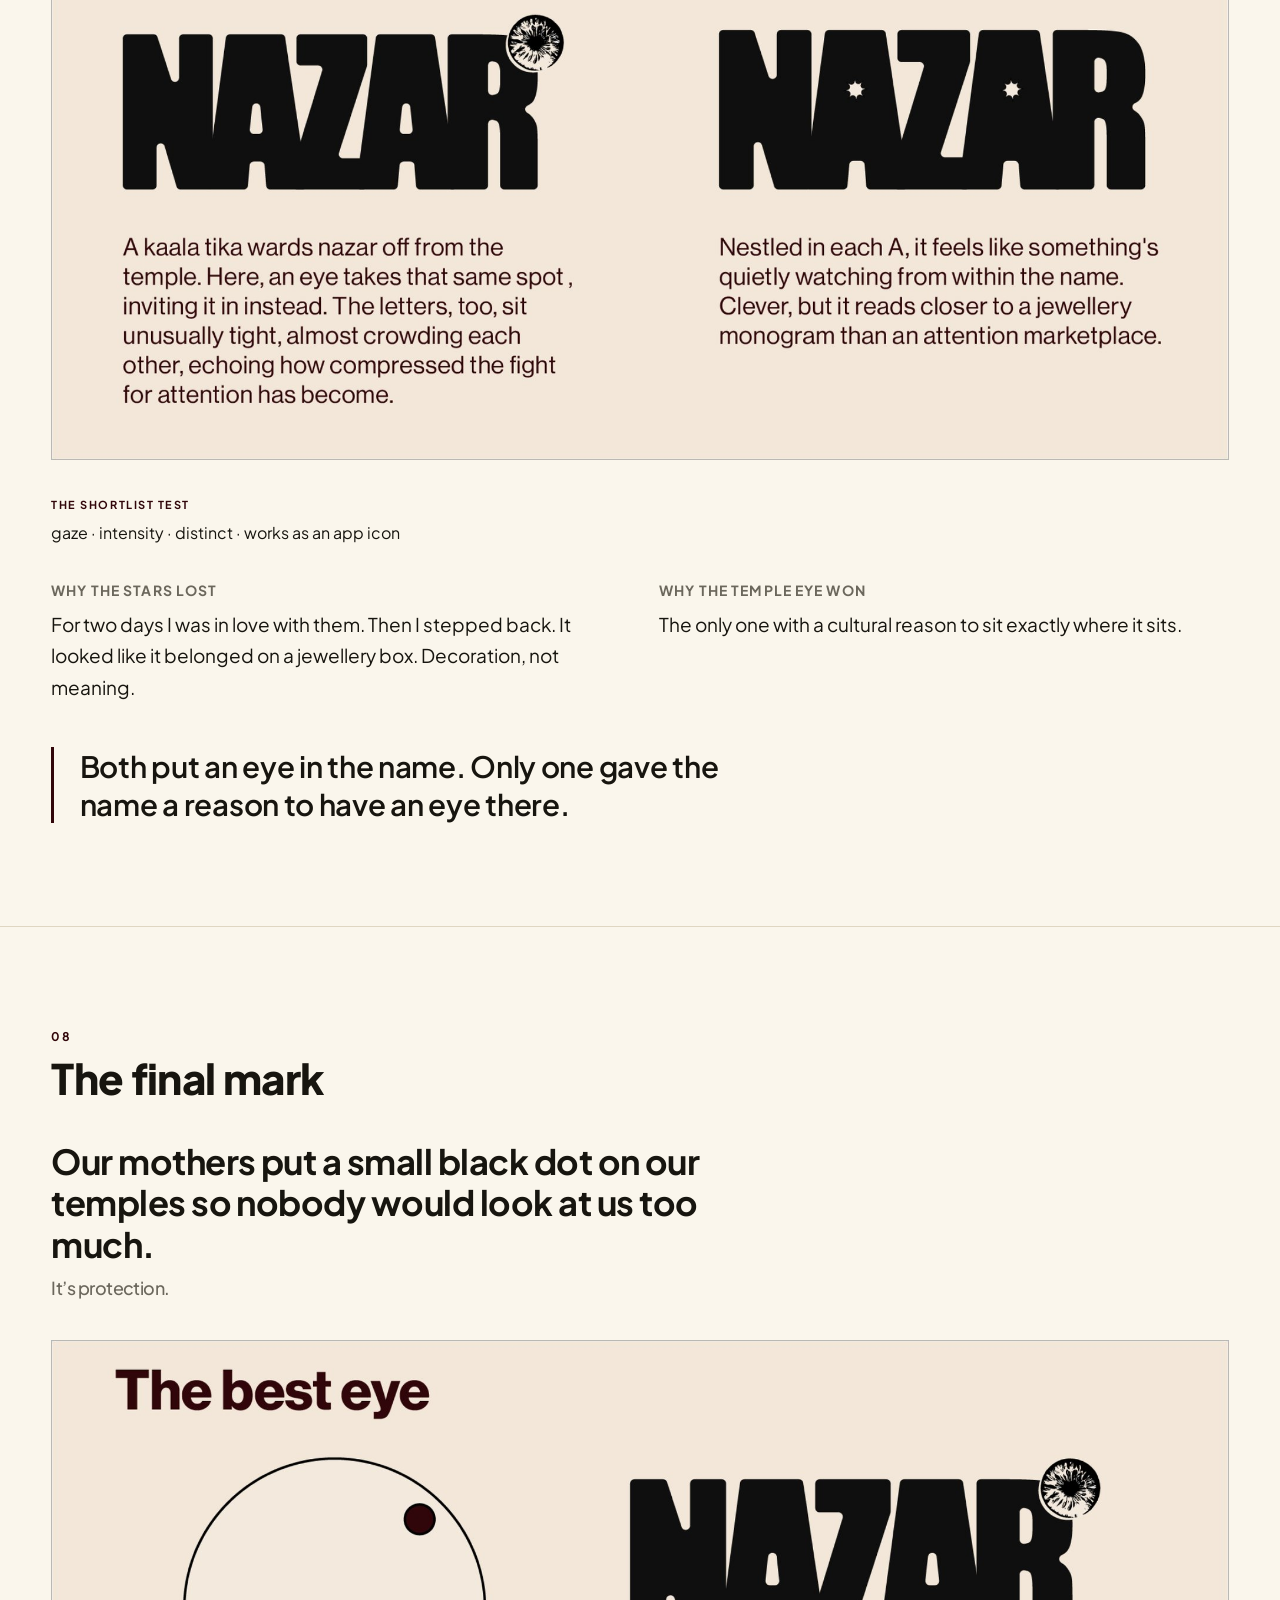
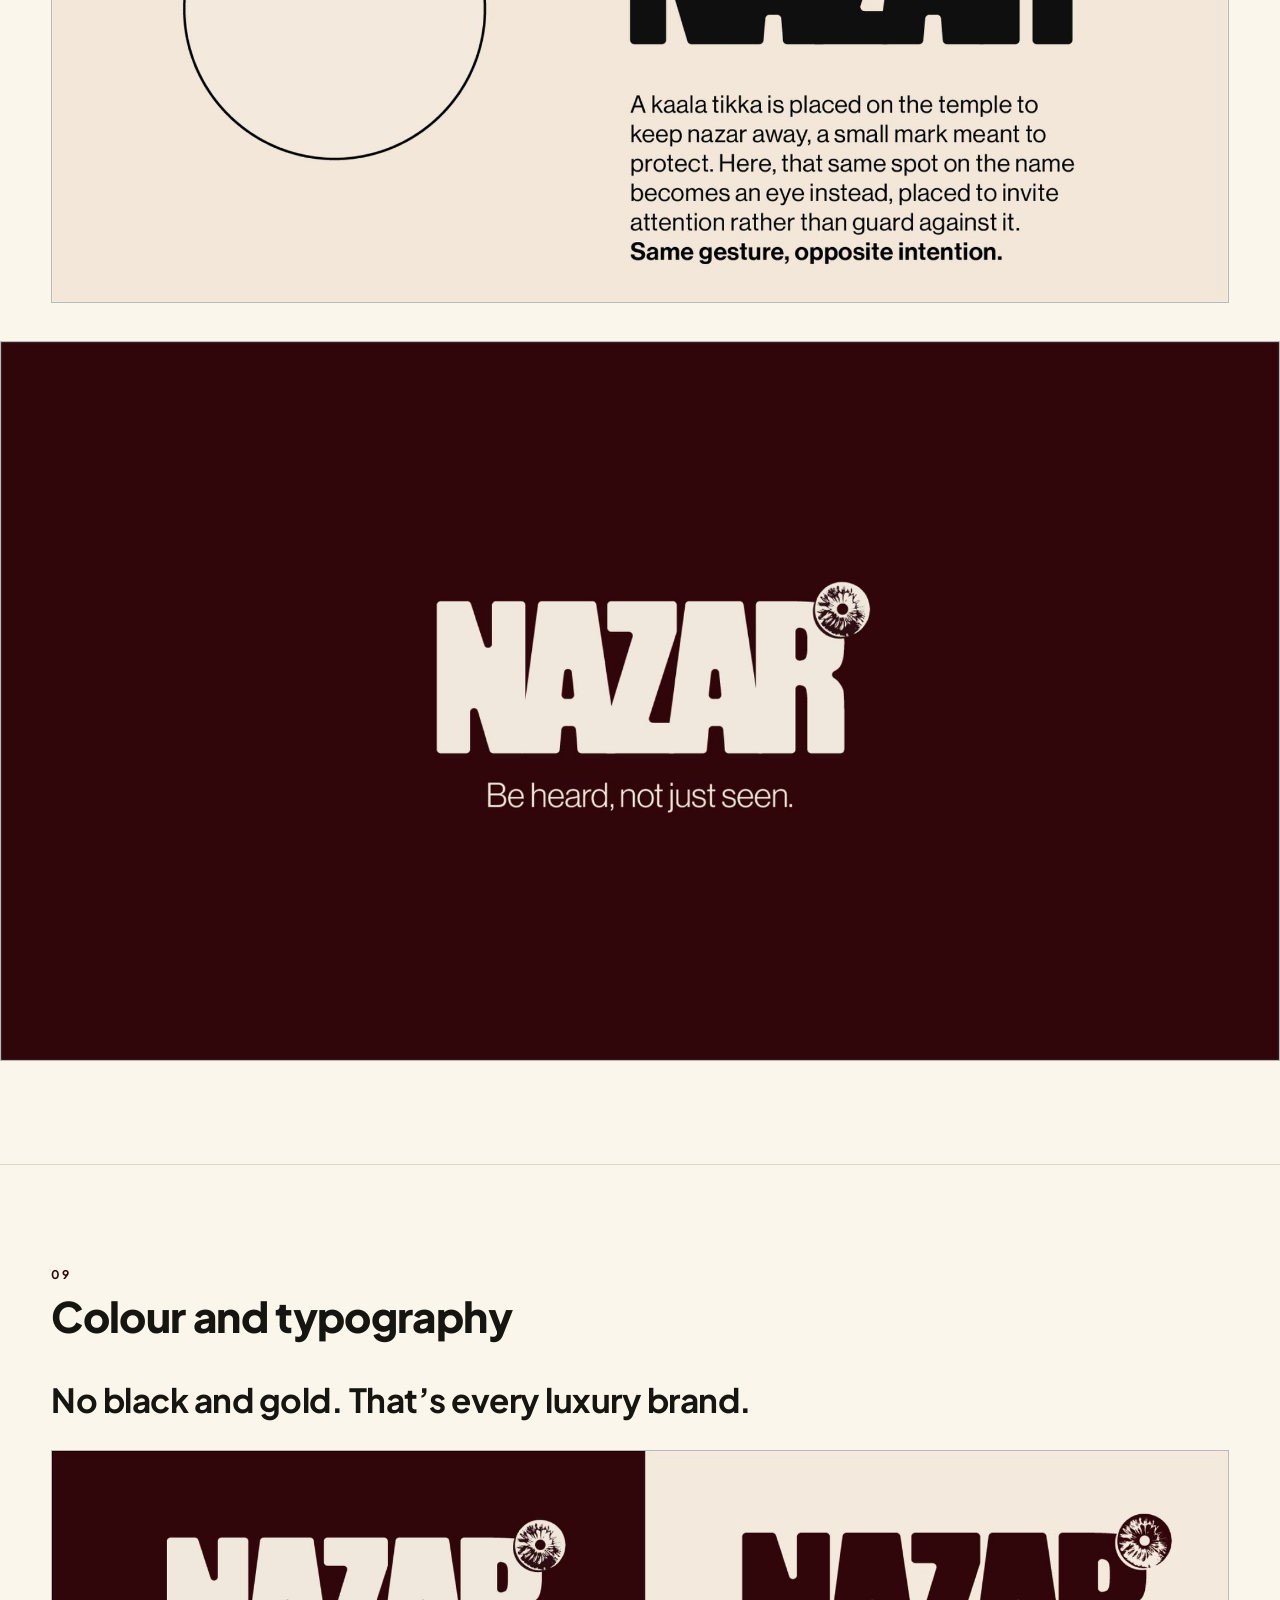
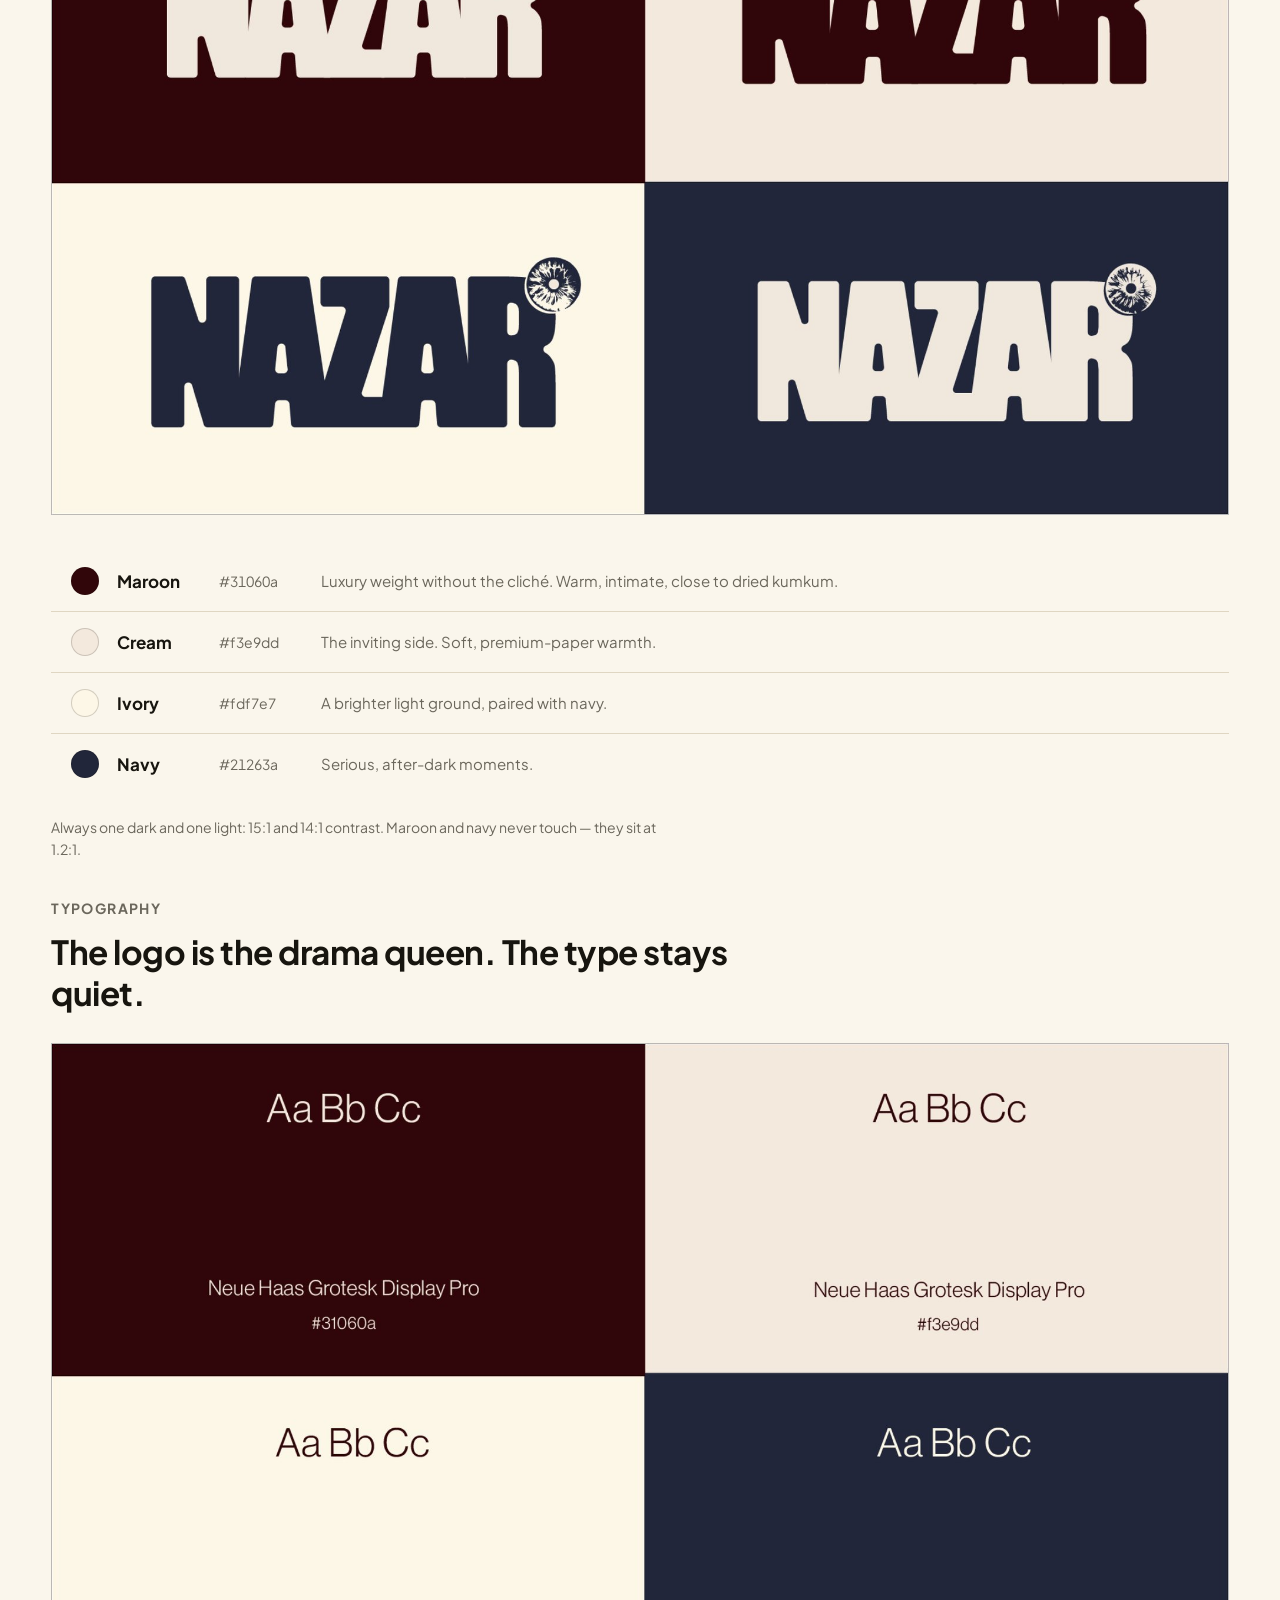
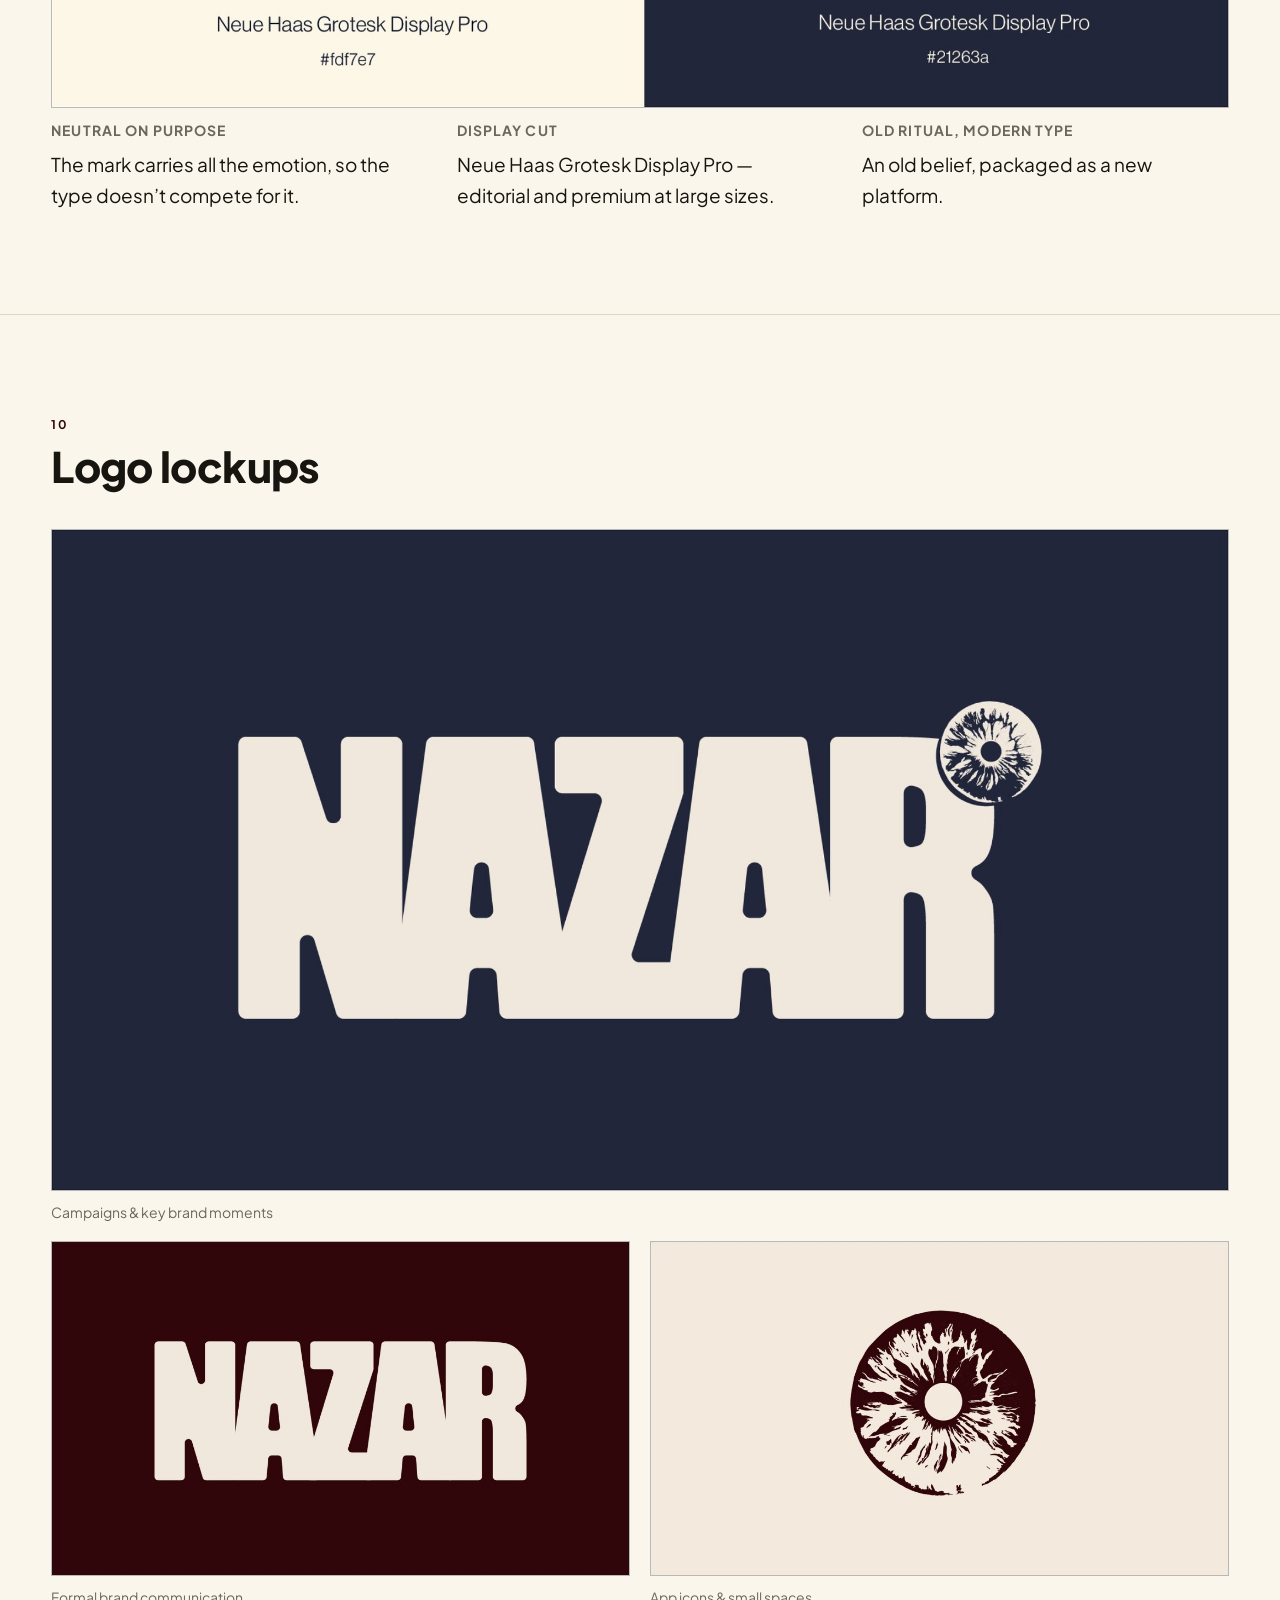
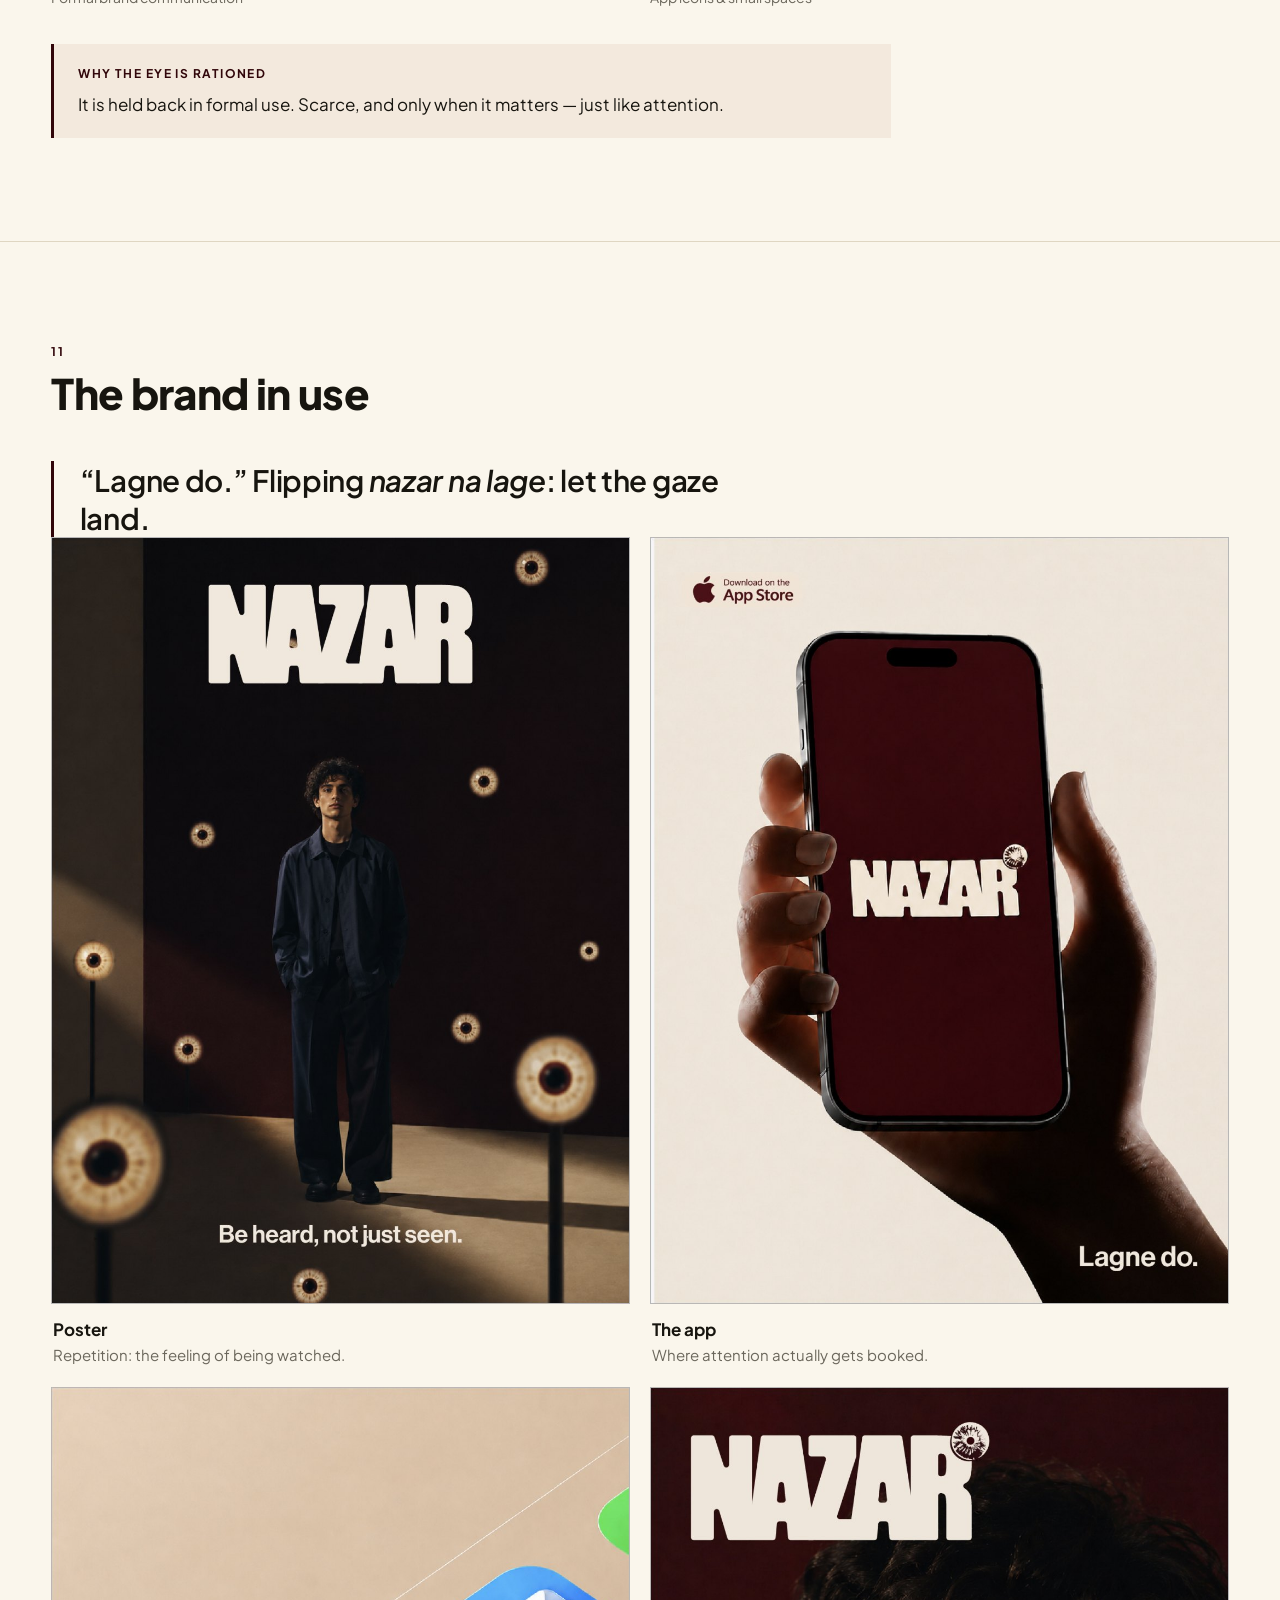
<file: work/nazar.html>
<!DOCTYPE html>
<html lang="en">
<head>
<meta charset="UTF-8" />
<meta name="viewport" content="width=device-width, initial-scale=1.0" />
<title>Nazar — Be heard, not just seen | Ishita Sharma</title>
<meta name="description" content="Nazar: a brand identity for a world where human attention is a luxury. Naming, mark, identity system and applications — by Ishita Sharma." />
  <meta property="og:type" content="website" />
  <meta property="og:site_name" content="Ishita Sharma" />
  <meta property="og:title" content="Nazar — Be heard, not just seen | Ishita Sharma" />
  <meta property="og:description" content="Nazar: a brand identity for a world where human attention is a luxury. Naming, mark, identity system and applications — by Ishita Sharma." />
  <meta property="og:url" content="https://ishitasharma6562-a11y.github.io/ishita/work/nazar.html" />
  <meta property="og:image" content="https://ishitasharma6562-a11y.github.io/ishita/assets/images/og-card.jpg?v=1" />
  <meta property="og:image:width" content="1200" />
  <meta property="og:image:height" content="630" />
  <meta property="og:image:alt" content="Ishita Sharma, UX / Product and Visual Designer, with a rat peeking over the edge holding a tin-can telephone" />
  <meta name="twitter:card" content="summary_large_image" />

<link rel="icon" type="image/svg+xml" href="../assets/images/favicon.svg?v=2" />
<link rel="icon" type="image/png" sizes="160x160" href="../assets/images/favicon.png?v=2" />
<link rel="stylesheet" href="../assets/css/style.css?v=39" />
<link rel="stylesheet" href="../assets/css/nazar.css?v=15" />
</head>
<body>
<a href="#main" class="skip-link">Skip to content</a>

<header>
  <div class="wrap">
    <nav>
      <a href="../index.html" aria-label="Home">
        <img class="rat-logo" src="../assets/images/rat.png" alt="Ishita Sharma — home" />
      </a>
      <ul class="nav-links" id="navLinks">
        <li><a href="../index.html#home">Home</a></li>
        <li><a href="../index.html#projects">Projects</a></li>
        <li><a href="../about.html">About</a></li>
        <li><a href="../index.html#playground">Playground</a></li>
        <li><a href="../index.html#contact">Contact</a></li>
      </ul>
      <button class="nav-toggle" id="navToggle" aria-label="Toggle menu" aria-expanded="false">
        <svg width="22" height="16" viewBox="0 0 22 16"><path d="M0 1H22M0 8H22M0 15H22" stroke="currentColor" stroke-width="2"/></svg>
      </button>
    </nav>
  </div>
</header>

<main id="main">

  <!-- ============ HERO ============ -->
  <section class="nz-hero">
    <div class="wrap">
      <p class="nz-kicker">Brand Strategy &middot; Visual Identity &middot; Art Direction</p>
      <h1 class="nz-title">Nazar</h1>
      <p class="nz-tagline">Be heard. Not just seen.</p>
    </div>
    <!-- The eye is baked into hero.jpg; this is the same disc lifted out and
         registered exactly on top of it, so it can breathe on its own. -->
    <div class="nz-hero-img">
      <img src="../assets/images/nazar-cs/hero.jpg" width="2000" height="1125" alt="The Nazar wordmark over a portrait, lit in deep maroon" />
      <span class="nz-eye" aria-hidden="true">
        <img src="../assets/images/nazar-cs/eye-mark.png" width="251" height="251" alt="" />
      </span>
    </div>
    <div class="wrap">
      <dl class="nz-meta">
        <div><dt>Project</dt><dd>Brand identity, college branding elective</dd></div>
        <div><dt>Brief</dt><dd>A luxury brand for human attention</dd></div>
        <div><dt>Role</dt><dd>Strategy, naming, identity, applications</dd></div>
        <div><dt>Timeline</dt><dd>1 week</dd></div>
        <div><dt>Tools</dt><dd>Illustrator, Photoshop</dd></div>
      </dl>
    </div>
  </section>

  <!-- ============ THE HOOK ============ -->
  <section class="nz-statement">
    <div class="wrap">
      <p>Raise your hand if you&rsquo;ve ever said <em>&ldquo;haan haan, sun raha hoon&rdquo;</em> without listening at all.</p>
    </div>
  </section>

  <!-- ============ THE BRIEF ============ -->
  <section class="nz-sec">
    <div class="wrap nz-split">
      <div class="nz-split-head">
        <span class="nz-num">01</span>
        <h2>The brief</h2>
      </div>
      <div class="nz-split-body">
        <p class="nz-brief-line">A luxury brand for human attention.</p>
        <div class="nz-pair">
          <h3>What I had to deliver</h3>
          <p>A future where focused human attention is so scarce it becomes a luxury. A brand that lets you reserve and exchange it.</p>
        </div>
        <div class="nz-pair">
          <h3>How I read it</h3>
          <p><strong>Not a productivity problem. A human one.</strong> We need to be seen and chosen, and that need has a darker side. So the identity had to feel inviting and subtly unsettling at the same time.</p>
        </div>
      </div>
    </div>
  </section>

  <!-- ============ REFERENCE ============ -->
  <section class="nz-sec">
    <div class="wrap nz-split">
      <div class="nz-split-head">
        <span class="nz-num">02</span>
        <h2>What I looked at first</h2>
      </div>
      <div class="nz-split-body">
        <figure class="nz-figure">
          <img src="../assets/images/nazar-cs/supreme.jpg" width="2000" height="631" loading="lazy" alt="The Supreme box logo, studied as a reference for scarcity and desire" />
        </figure>
        <p class="nz-brief-line">Supreme once sold a brick. It sold out.</p>
        <div class="nz-pair">
          <h3>What I noticed</h3>
          <p><strong>The value isn&rsquo;t in the product. It&rsquo;s in the access.</strong> The harder something is to get, the more you want it.</p>
        </div>
        <div class="nz-pair">
          <h3>What I took from it</h3>
          <p><strong>Treat attention as limited. Being chosen is the whole point.</strong> Exclusivity, demand and the desire to be picked became part of the brand&rsquo;s psychology, not just its marketing.</p>
        </div>
      </div>
    </div>
  </section>

  <!-- ============ NAMING ============ -->
  <section class="nz-sec">
    <div class="wrap nz-split">
      <div class="nz-split-head">
        <span class="nz-num">03</span>
        <h2>Choosing the name</h2>
      </div>
      <div class="nz-split-body">
        <ul class="nz-options">
          <li><span class="nz-opt-name">AOORA</span><span class="nz-opt-why">So abstract, even I wasn&rsquo;t sure what it meant.</span></li>
          <li><span class="nz-opt-name">Drishti</span><span class="nz-opt-why">Sounded like an eye hospital.</span></li>
          <li><span class="nz-opt-name">Manas</span><span class="nz-opt-why">Sounded like my cousin.</span></li>
          <li><span class="nz-opt-name">Ekaagr</span><span class="nz-opt-why">A meditation app that sends guilt notifications.</span></li>
          <li class="is-chosen"><span class="nz-opt-name">Nazar</span><span class="nz-opt-why">Chosen</span></li>
        </ul>
        <p class="nz-callout"><strong>Why Nazar</strong> Nazar is the gaze: being noticed, being chosen. Nazar is also the evil eye: attention that&rsquo;s too much. One word, holding both sides of my rule.</p>
      </div>
    </div>
  </section>

  <!-- ============ TAGLINE ============ -->
  <section class="nz-sec">
    <div class="wrap nz-split">
      <div class="nz-split-head">
        <span class="nz-num">04</span>
        <h2>Choosing the tagline</h2>
      </div>
      <div class="nz-split-body">
        <ul class="nz-options nz-options--lines">
          <li><span class="nz-opt-name">Attention is the new currency.</span></li>
          <li><span class="nz-opt-name">Chosen minds. Real impact.</span></li>
          <li><span class="nz-opt-name">Attention, reserved for you</span></li>
          <li><span class="nz-opt-name">Where attention is earned.</span></li>
          <li class="is-chosen"><span class="nz-opt-name">Be heard. Not just seen.</span><span class="nz-opt-why">Chosen</span></li>
        </ul>
        <p class="nz-callout"><strong>Why this one</strong> It argues with the name, on purpose. Nazar is about being seen &mdash; but being seen is cheap now: likes, views, followers.</p>
        <p class="nz-pullquote">10,000 followers will see you. Maybe two will hear you.</p>
      </div>
    </div>
  </section>

  <!-- ============ MOOD BOARD ============ -->
  <section class="nz-sec">
    <div class="wrap">
      <div class="nz-head-wide">
        <span class="nz-num">05</span>
        <h2>Mood board</h2>
      </div>
    </div>
    <figure class="nz-bleed">
      <img src="../assets/images/nazar-cs/moodboard.jpg" width="2000" height="1045" loading="lazy" alt="Mood board: gaze, isolation, repetition and contrast" />
    </figure>
    <div class="wrap">
      <p class="nz-callout nz-callout--wide"><strong>What this told me</strong> Observed, desired, slightly uncomfortable. Three things carried over into the work itself:</p>
      <ul class="nz-drivers">
        <li><span class="nz-driver">Gaze</span><span class="nz-driver-to">the eye in the mark</span></li>
        <li><span class="nz-driver">Isolation</span><span class="nz-driver-to">a single face in the ads</span></li>
        <li><span class="nz-driver">Contrast</span><span class="nz-driver-to">maroon on cream, a real iris on flat type</span></li>
      </ul>
    </div>
  </section>

  <!-- ============ EXPLORATIONS ============ -->
  <section class="nz-sec">
    <div class="wrap">
      <div class="nz-head-wide">
        <span class="nz-num">06</span>
        <h2>Exploring the mark</h2>
        <p class="nz-lede">Six ways to put a gaze in the name. Each one had to earn the eye, not just wear it.</p>
      </div>
      <div class="nz-explore">
        <figure>
          <img src="../assets/images/nazar-cs/explore-1.jpg?v=2" width="1058" height="596" loading="lazy" alt="Exploration 1: two rounded forms overlap beside the wordmark, their negative space reading as an eye" />
          <figcaption><span class="nz-ex-no">01</span><span class="nz-ex-name">Negative-space eye</span><span class="nz-ex-why">The person receiving attention, held by those giving it.</span></figcaption>
        </figure>
        <figure>
          <img src="../assets/images/nazar-cs/explore-2.jpg?v=2" width="1058" height="596" loading="lazy" alt="Exploration 2: a photographed iris sits at the top right of the wordmark, where a nazar ka tika is worn" />
          <figcaption><span class="nz-ex-no">02</span><span class="nz-ex-name">A real iris at the temple</span><span class="nz-ex-why">Placed where a nazar ka tika is worn.</span></figcaption>
        </figure>
        <figure>
          <img src="../assets/images/nazar-cs/explore-3.jpg?v=2" width="1058" height="596" loading="lazy" alt="Exploration 3: a sharp, pointed abstract eye form beside the wordmark" />
          <figcaption><span class="nz-ex-no">03</span><span class="nz-ex-name">Sharp, abstract eye</span><span class="nz-ex-why">The gaze made direct and intense.</span></figcaption>
        </figure>
        <figure>
          <img src="../assets/images/nazar-cs/explore-4.jpg?v=2" width="1058" height="596" loading="lazy" alt="Exploration 4: small stars punched into the counters of the two A letterforms" />
          <figcaption><span class="nz-ex-no">04</span><span class="nz-ex-name">Stars inside the A</span><span class="nz-ex-why">Locked eye contact. Undivided focus.</span></figcaption>
        </figure>
        <figure>
          <img src="../assets/images/nazar-cs/explore-5.jpg?v=2" width="1058" height="596" loading="lazy" alt="Exploration 5: two eye shapes nested into one mark beside the wordmark" />
          <figcaption><span class="nz-ex-no">05</span><span class="nz-ex-name">Two gazes meeting</span><span class="nz-ex-why">A shared moment of attention.</span></figcaption>
        </figure>
        <figure>
          <img src="../assets/images/nazar-cs/explore-6.jpg?v=2" width="1058" height="596" loading="lazy" alt="Exploration 6: the letterforms read as a face, with expressive eyes in the A and Z" />
          <figcaption><span class="nz-ex-no">06</span><span class="nz-ex-name">A face in the letters</span><span class="nz-ex-why">Looking and being looked at, made playful.</span></figcaption>
        </figure>
      </div>
    </div>
  </section>

  <!-- ============ SHORTLIST ============ -->
  <section class="nz-sec">
    <div class="wrap">
      <div class="nz-head-wide">
        <span class="nz-num">07</span>
        <h2>The shortlist</h2>
      </div>
      <figure class="nz-figure">
        <img src="../assets/images/nazar-cs/shortlist.jpg" width="2000" height="1086" loading="lazy" alt="Two shortlisted marks compared side by side" />
      </figure>
      <p class="nz-test"><span>The shortlist test</span> gaze &middot; intensity &middot; distinct &middot; works as an app icon</p>
      <div class="nz-split-body nz-verdicts">
        <div class="nz-pair">
          <h3>Why the stars lost</h3>
          <p>For two days I was in love with them. Then I stepped back. It looked like it belonged on a jewellery box. Decoration, not meaning.</p>
        </div>
        <div class="nz-pair">
          <h3>Why the temple eye won</h3>
          <p>The only one with a cultural reason to sit exactly where it sits.</p>
        </div>
      </div>
      <p class="nz-pullquote">Both put an eye in the name. Only one gave the name a reason to have an eye there.</p>
    </div>
  </section>

  <!-- ============ FINAL MARK ============ -->
  <section class="nz-sec">
    <div class="wrap">
      <div class="nz-head-wide">
        <span class="nz-num">08</span>
        <h2>The final mark</h2>
      </div>
      <p class="nz-origin">Our mothers put a small black dot on our temples so nobody would look at us too much. <span>It&rsquo;s protection.</span></p>
      <figure class="nz-figure">
        <img src="../assets/images/nazar-cs/final-idea.jpg" width="2000" height="957" loading="lazy" alt="The idea behind the mark: a kaala tikka repositioned as an eye" />
      </figure>
    </div>
    <figure class="nz-bleed nz-bleed--flush">
      <img src="../assets/images/nazar-cs/final-mark.jpg" width="2000" height="1125" loading="lazy" alt="The final Nazar lockup in cream on deep maroon" />
    </figure>
  </section>

  <!-- ============ COLOUR & TYPE ============ -->
  <section class="nz-sec">
    <div class="wrap">
      <div class="nz-head-wide">
        <span class="nz-num">09</span>
        <h2>Colour and typography</h2>
      </div>
      <p class="nz-brief-line">No black and gold. That&rsquo;s every luxury brand.</p>
      <figure class="nz-figure">
        <img src="../assets/images/nazar-cs/colour.jpg" width="2000" height="1129" loading="lazy" alt="The mark across the four brand colours — maroon, cream, ivory and navy" />
      </figure>
      <ul class="nz-swatches">
        <li>
          <span class="nz-chip" style="background:#31060a" aria-hidden="true"></span>
          <span class="nz-sw-name">Maroon</span>
          <span class="nz-sw-hex">#31060a</span>
          <span class="nz-sw-why">Luxury weight without the clich&eacute;. Warm, intimate, close to dried kumkum.</span>
        </li>
        <li>
          <span class="nz-chip" style="background:#f3e9dd" aria-hidden="true"></span>
          <span class="nz-sw-name">Cream</span>
          <span class="nz-sw-hex">#f3e9dd</span>
          <span class="nz-sw-why">The inviting side. Soft, premium-paper warmth.</span>
        </li>
        <li>
          <span class="nz-chip" style="background:#fdf7e7" aria-hidden="true"></span>
          <span class="nz-sw-name">Ivory</span>
          <span class="nz-sw-hex">#fdf7e7</span>
          <span class="nz-sw-why">A brighter light ground, paired with navy.</span>
        </li>
        <li>
          <span class="nz-chip" style="background:#21263a" aria-hidden="true"></span>
          <span class="nz-sw-name">Navy</span>
          <span class="nz-sw-hex">#21263a</span>
          <span class="nz-sw-why">Serious, after-dark moments.</span>
        </li>
      </ul>
      <p class="nz-rule">Always one dark and one light: 15:1 and 14:1 contrast. Maroon and navy never touch &mdash; they sit at 1.2:1.</p>

      <h3 class="nz-subhead">Typography</h3>
      <p class="nz-brief-line">The logo is the drama queen. The type stays quiet.</p>
      <figure class="nz-figure">
        <img src="../assets/images/nazar-cs/type.jpg" width="2000" height="1129" loading="lazy" alt="Neue Haas Grotesk Display Pro specimens set on each brand colour, with hex values" />
      </figure>
      <div class="nz-split-body nz-verdicts">
        <div class="nz-pair">
          <h3>Neutral on purpose</h3>
          <p>The mark carries all the emotion, so the type doesn&rsquo;t compete for it.</p>
        </div>
        <div class="nz-pair">
          <h3>Display cut</h3>
          <p>Neue Haas Grotesk Display Pro &mdash; editorial and premium at large sizes.</p>
        </div>
        <div class="nz-pair">
          <h3>Old ritual, modern type</h3>
          <p>An old belief, packaged as a new platform.</p>
        </div>
      </div>
    </div>
  </section>

  <!-- ============ LOCKUPS ============ -->
  <section class="nz-sec">
    <div class="wrap">
      <div class="nz-head-wide">
        <span class="nz-num">10</span>
        <h2>Logo lockups</h2>
      </div>
      <figure class="nz-figure">
        <img src="../assets/images/nazar-cs/lockup-primary.jpg" width="2000" height="1125" loading="lazy" alt="Primary Nazar lockup in cream on navy" />
        <figcaption>Campaigns &amp; key brand moments</figcaption>
      </figure>
      <div class="nz-two">
        <figure class="nz-figure">
          <img src="../assets/images/nazar-cs/lockup-wordmark.jpg" width="1058" height="612" loading="lazy" alt="Nazar wordmark without the eye, on maroon" />
          <figcaption>Formal brand communication</figcaption>
        </figure>
        <figure class="nz-figure">
          <img src="../assets/images/nazar-cs/lockup-symbol.jpg" width="1058" height="612" loading="lazy" alt="The eye symbol on its own" />
          <figcaption>App icons &amp; small spaces</figcaption>
        </figure>
      </div>
      <p class="nz-callout nz-callout--wide"><strong>Why the eye is rationed</strong> It is held back in formal use. Scarce, and only when it matters &mdash; just like attention.</p>
    </div>
  </section>

  <!-- ============ APPLICATIONS ============ -->
  <section class="nz-sec">
    <div class="wrap">
      <div class="nz-head-wide">
        <span class="nz-num">11</span>
        <h2>The brand in use</h2>
      </div>
      <p class="nz-pullquote">&ldquo;Lagne do.&rdquo; Flipping <em>nazar na lage</em>: let the gaze land.</p>
      <div class="nz-apps">
        <figure>
          <img src="../assets/images/nazar-cs/app-poster.jpg" width="1058" height="1402" loading="lazy" alt="Poster: a figure surrounded by eyes, captioned be heard not just seen" />
          <figcaption><span class="nz-ex-name">Poster</span><span class="nz-ex-why">Repetition: the feeling of being watched.</span></figcaption>
        </figure>
        <figure>
          <img src="../assets/images/nazar-cs/app-phone.jpg" width="1058" height="1402" loading="lazy" alt="The Nazar app open on a phone held in one hand" />
          <figcaption><span class="nz-ex-name">The app</span><span class="nz-ex-why">Where attention actually gets booked.</span></figcaption>
        </figure>
        <figure>
          <img src="../assets/images/nazar-cs/app-icon.jpg" width="1058" height="1402" loading="lazy" alt="The Nazar app icon on a phone home screen" />
          <figcaption><span class="nz-ex-name">Home screen</span><span class="nz-ex-why">The mark, at its smallest.</span></figcaption>
        </figure>
        <figure>
          <img src="../assets/images/nazar-cs/app-ad.jpg" width="1058" height="1402" loading="lazy" alt="Digital ad: the wordmark over a portrait" />
          <figcaption><span class="nz-ex-name">Digital ad</span><span class="nz-ex-why">Isolation: one face, one gaze.</span></figcaption>
        </figure>
      </div>
      <p class="nz-brief-line nz-brief-line--spaced">Once you&rsquo;ve paid for attention, you obviously want people to see you carrying it.</p>
      <figure class="nz-figure nz-figure--tall">
        <img src="../assets/images/nazar-cs/app-tote.jpg" width="2000" height="2170" loading="lazy" alt="The Nazar mark printed on a canvas tote bag" />
        <figcaption>Supreme, again. The brand becomes the status signal.</figcaption>
      </figure>
    </div>
  </section>

  <!-- ============ CLOSING ============ -->
  <figure class="nz-bleed nz-bleed--flush nz-closing">
    <img src="../assets/images/nazar-cs/closing.jpg" width="2000" height="1125" loading="lazy" alt="Nazar — be heard, not just seen" />
  </figure>

  <section class="nz-outro">
    <div class="wrap">
      <p class="nz-signoff">And I hope I was being heard, not just seen.</p>
      <a class="nz-back" href="../index.html#projects">
        <svg width="14" height="14" viewBox="0 0 14 14"><path d="M11 3L3 11M3 11H10M3 11V4" stroke="currentColor" stroke-width="1.4"/></svg>
        Back to all projects
      </a>
    </div>
  </section>

</main>

<footer>
  <p>© <span data-year>2026</span> Ishita Sharma. Okay bye!</p>
</footer>

<script src="../assets/js/nazar.js?v=2"></script>
</body>
</html>
</file>
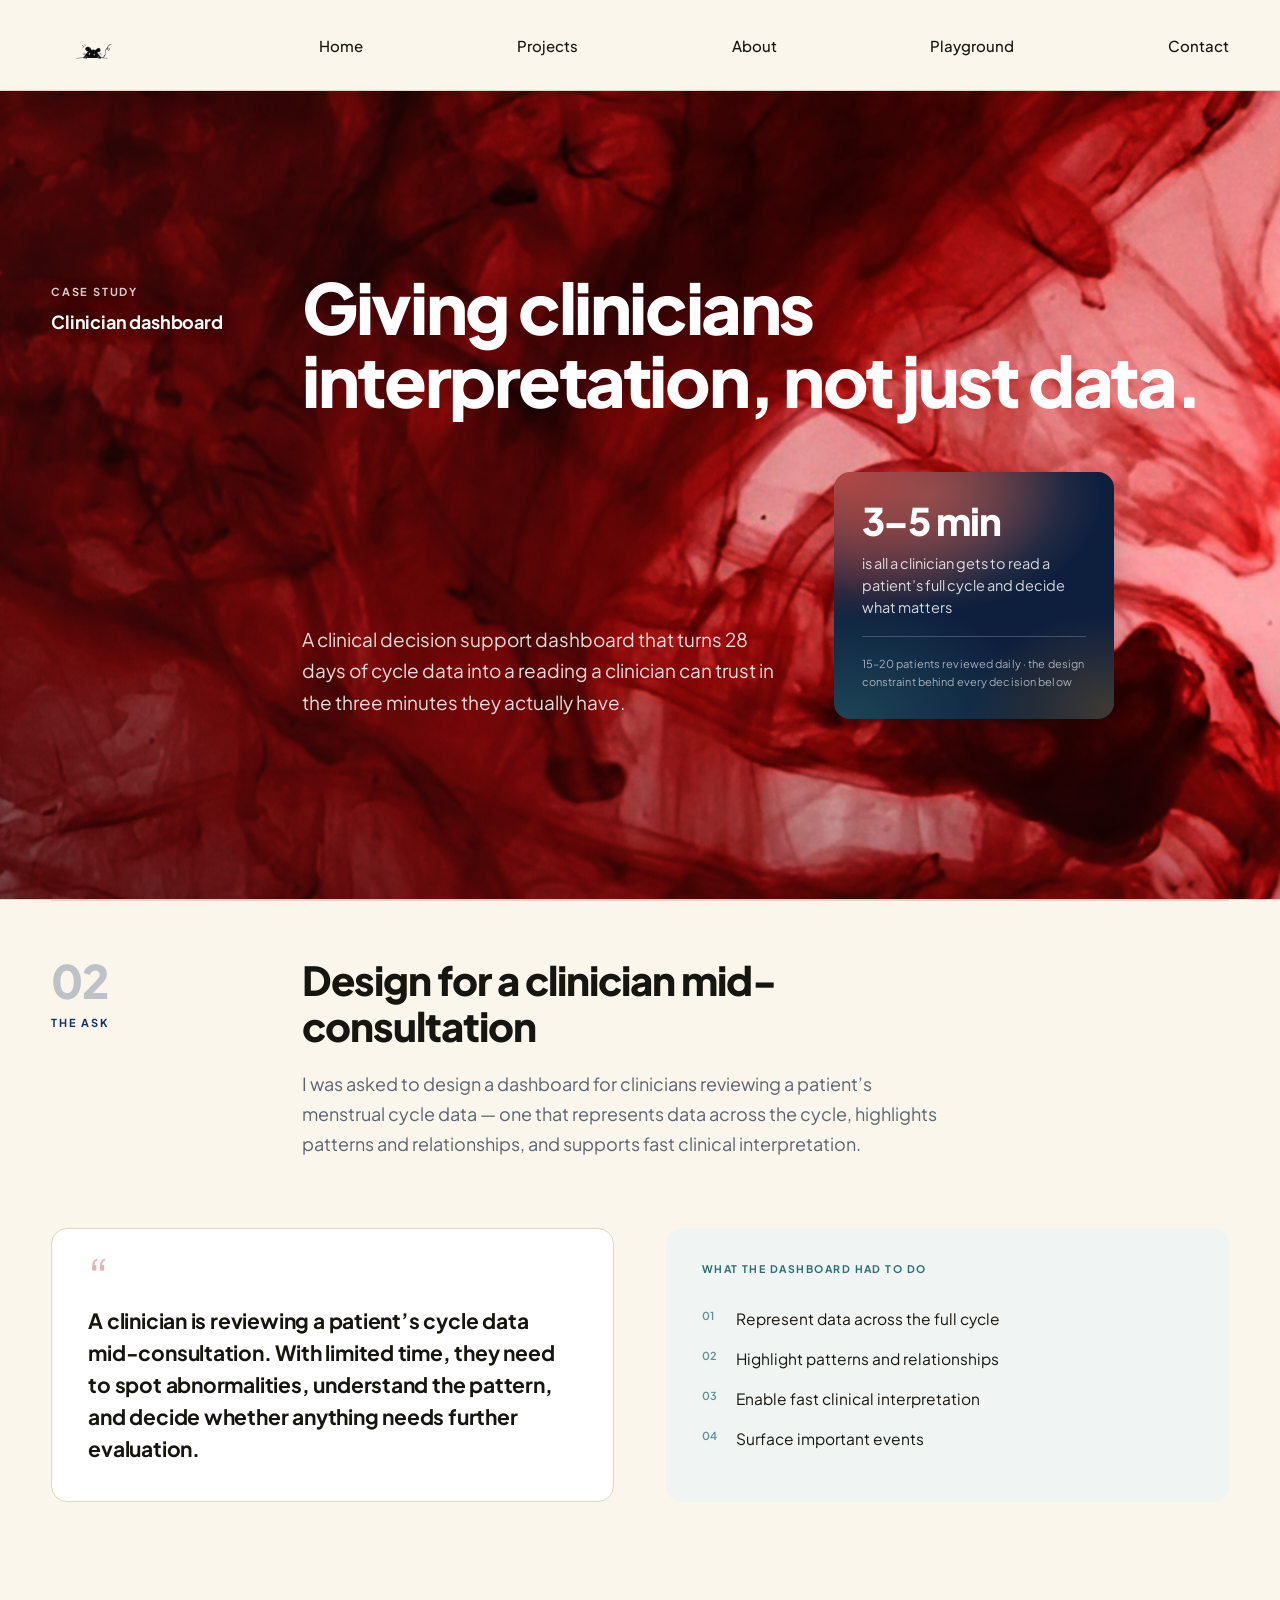
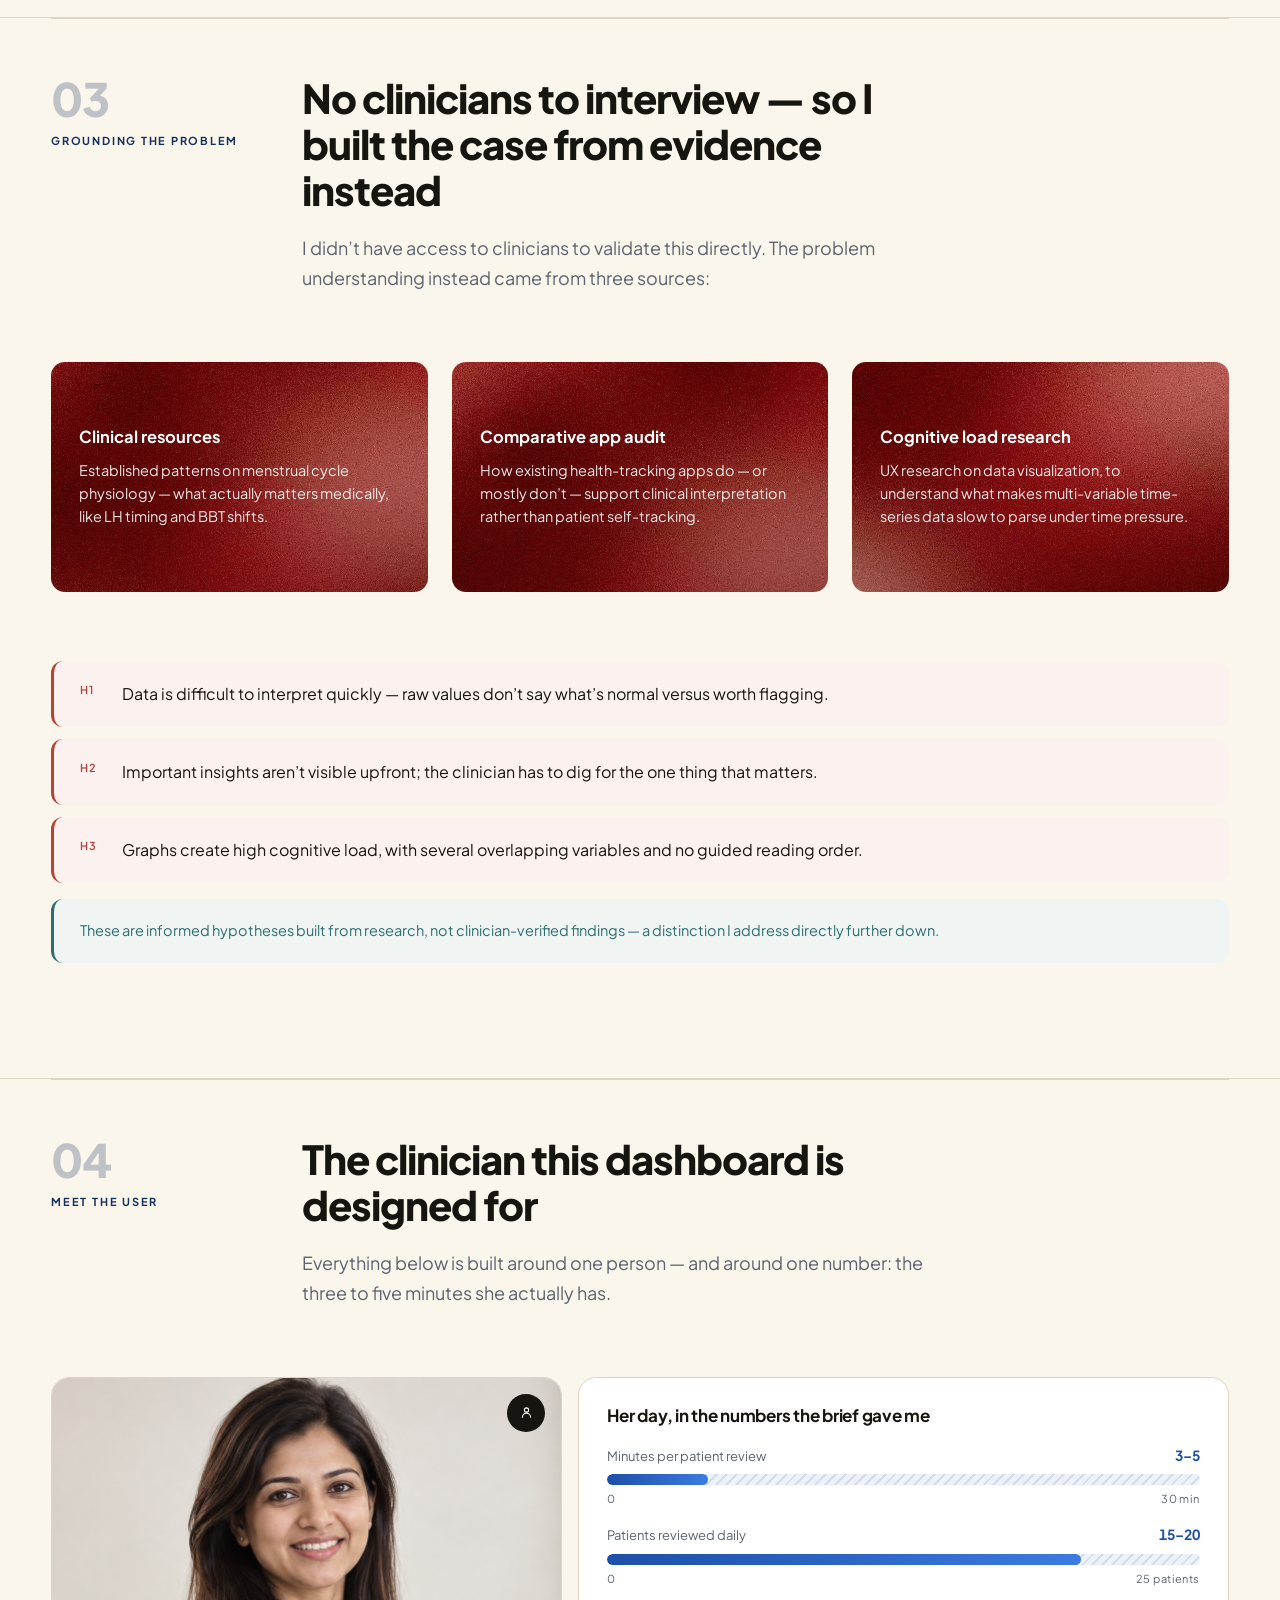
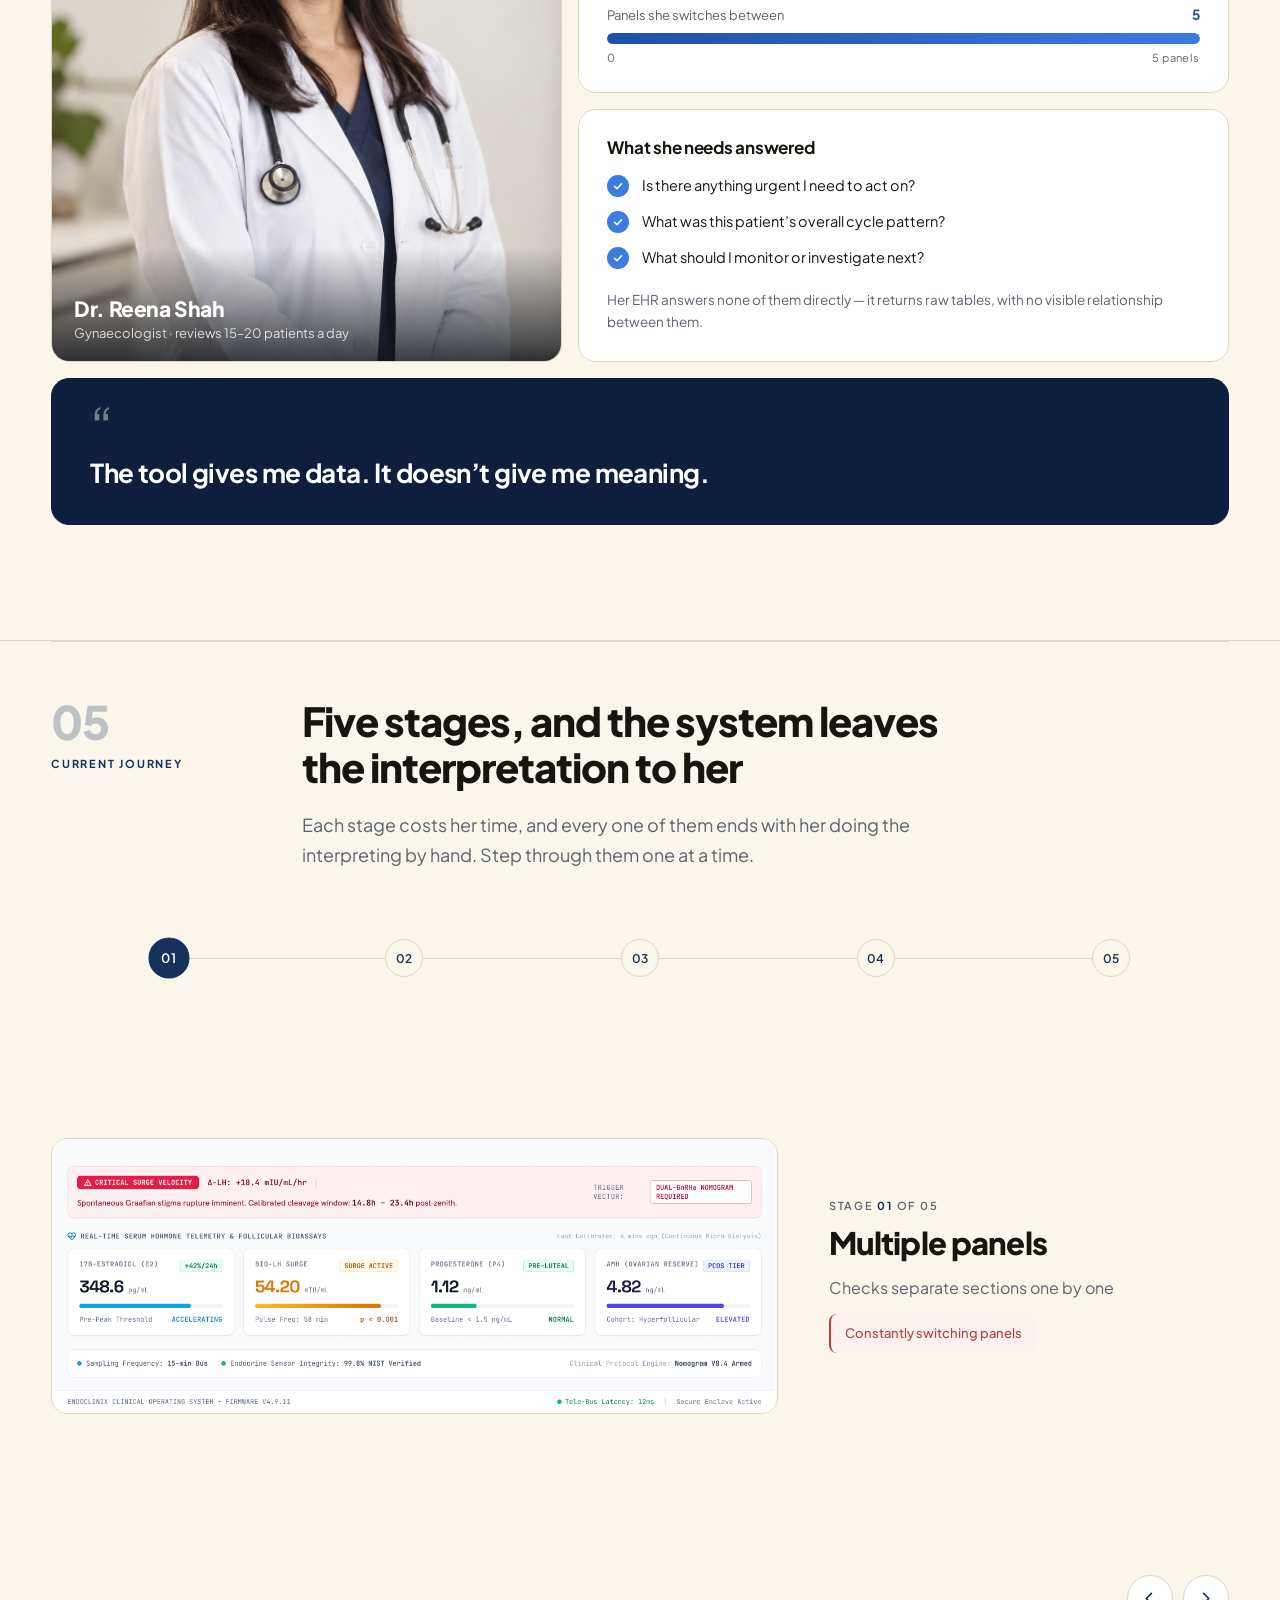
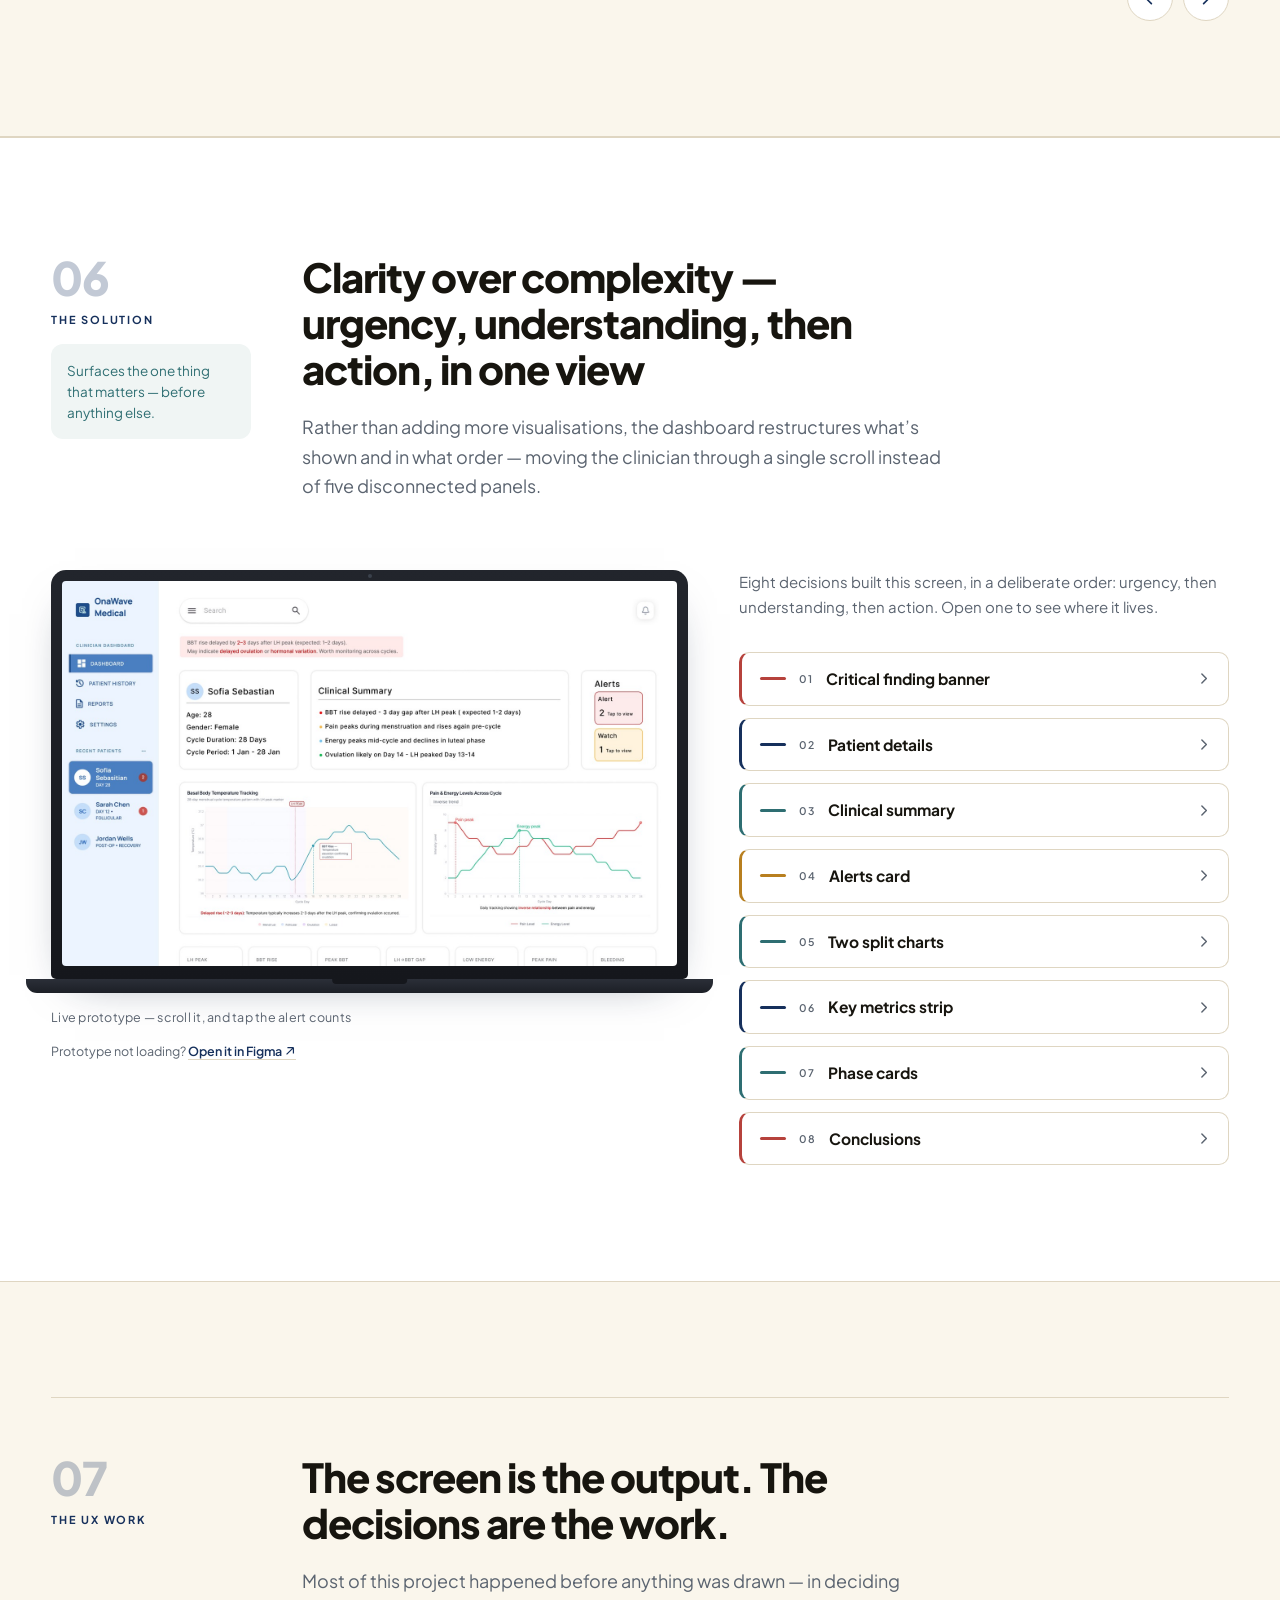
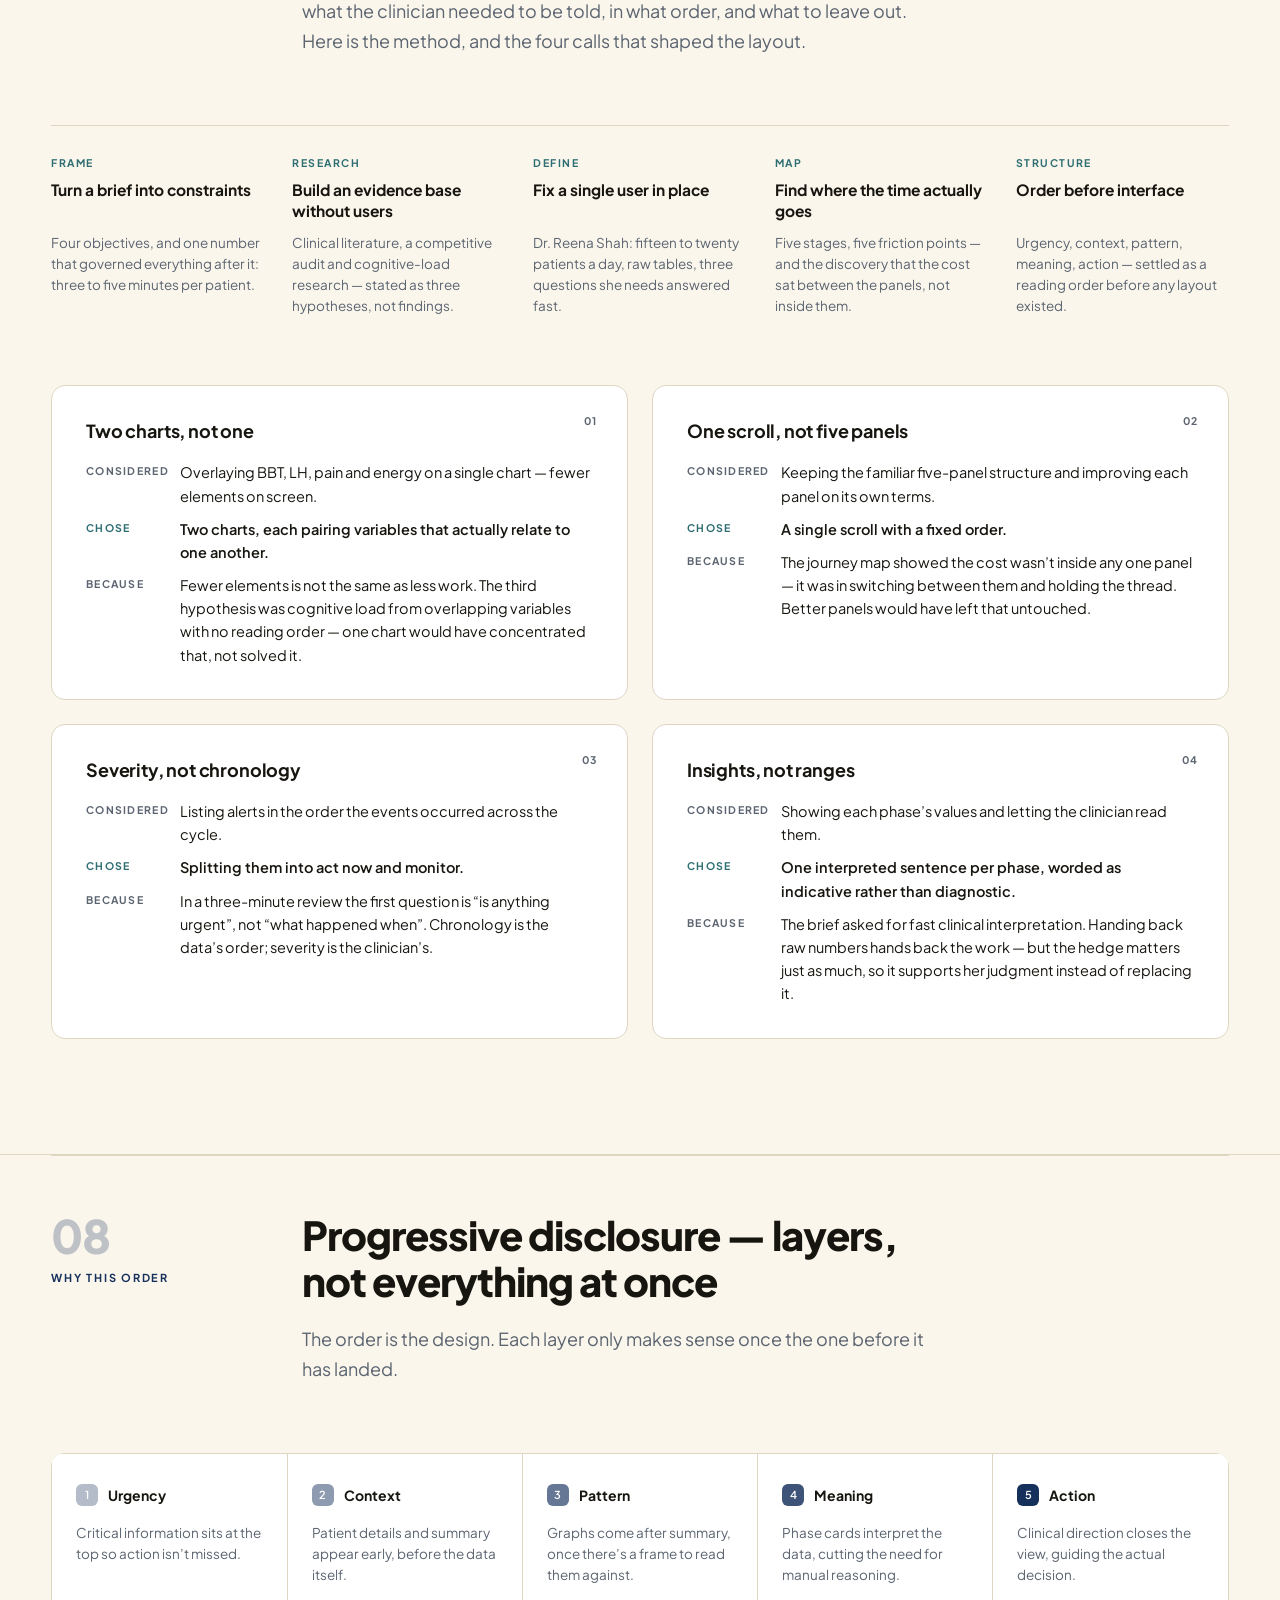
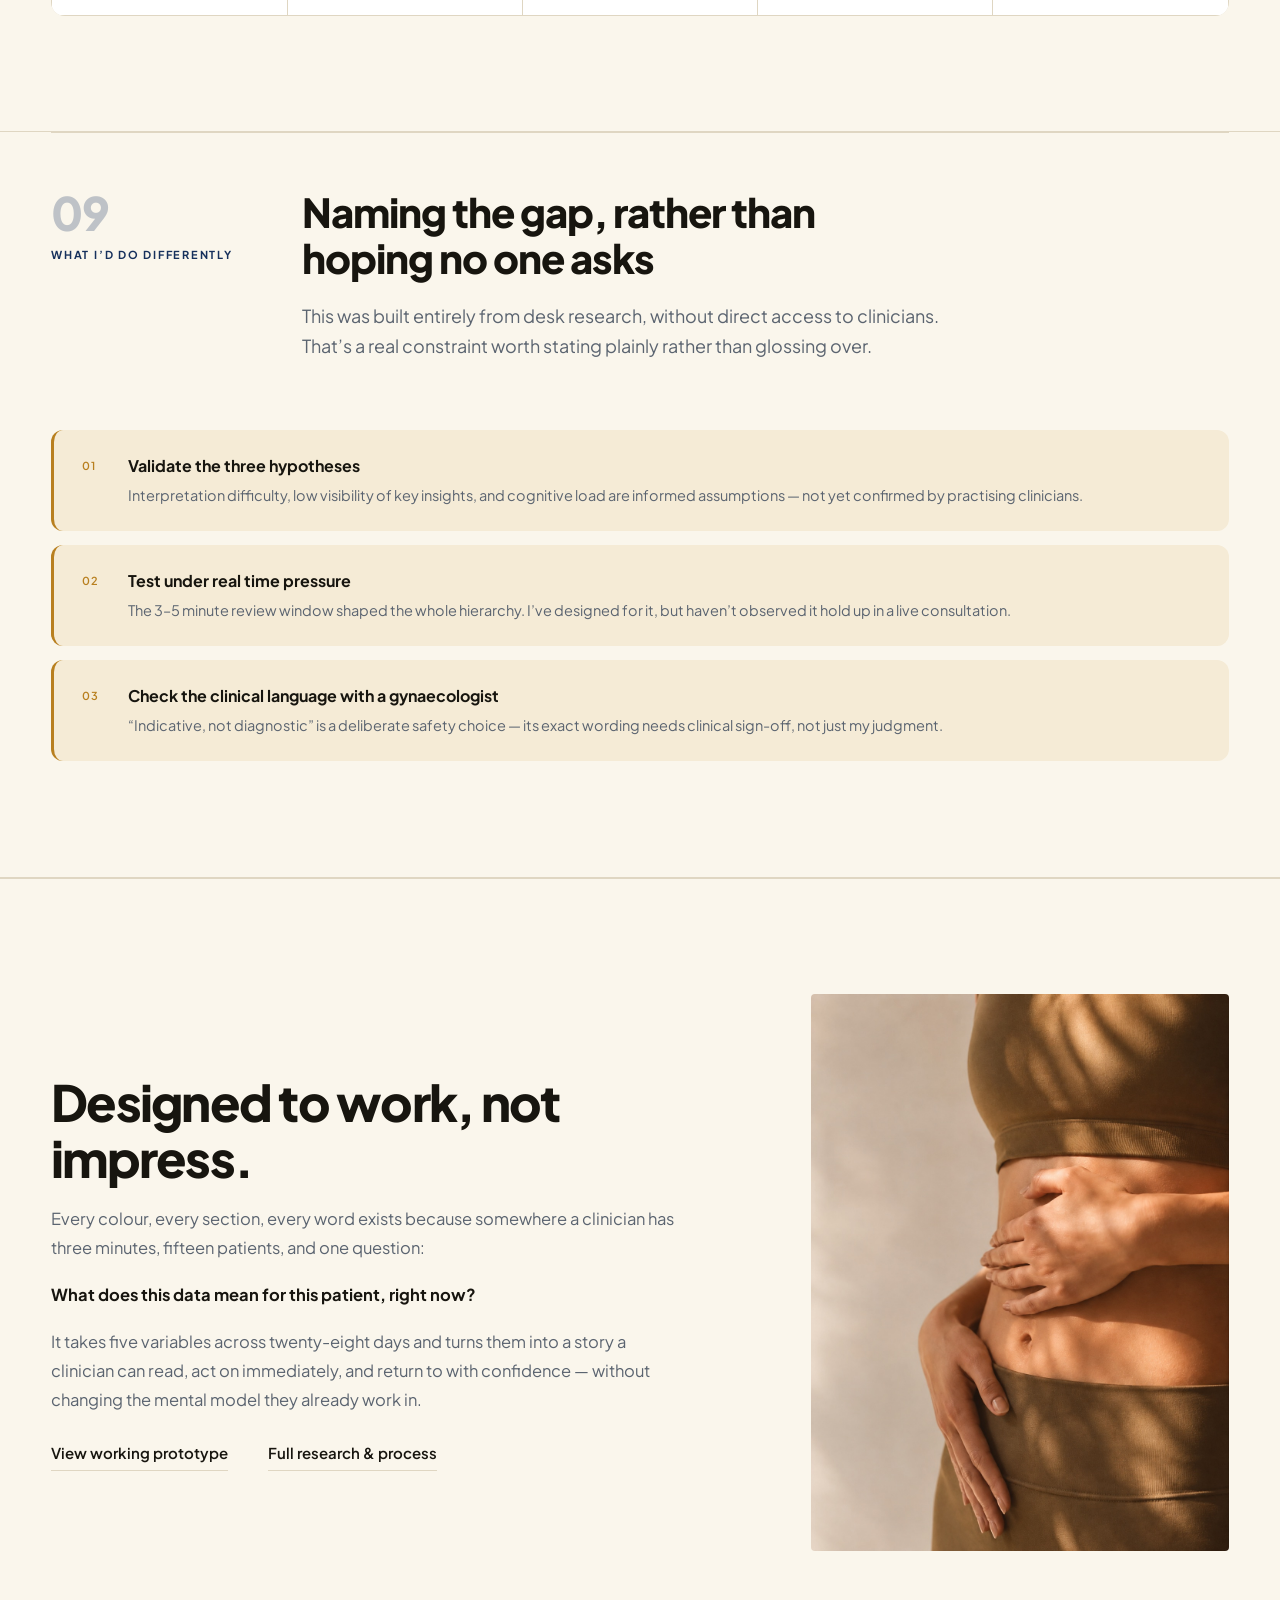
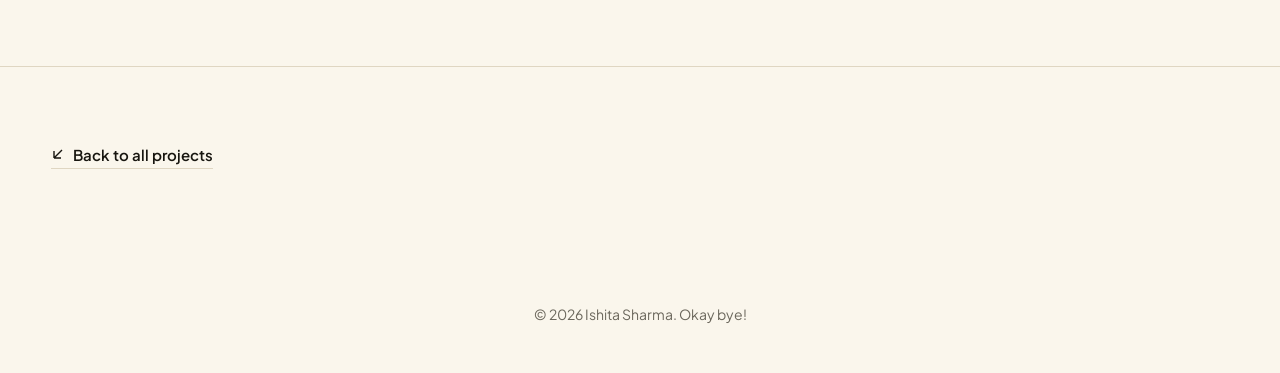
<file: work/onawave.html>
<!DOCTYPE html>
<html lang="en">
<head>
<meta charset="UTF-8" />
<meta name="viewport" content="width=device-width, initial-scale=1.0" />
<title>OnaWave Medical — Giving clinicians interpretation, not just data | Ishita Sharma</title>
<meta name="description" content="OnaWave Medical: a clinical decision support dashboard that turns 28 days of cycle data into a reading a clinician can trust in three minutes. UX case study by Ishita Sharma." />
  <meta property="og:type" content="website" />
  <meta property="og:site_name" content="Ishita Sharma" />
  <meta property="og:title" content="OnaWave Medical — Giving clinicians interpretation, not just data | Ishita Sharma" />
  <meta property="og:description" content="OnaWave Medical: a clinical decision support dashboard that turns 28 days of cycle data into a reading a clinician can trust in three minutes. UX case study by Ishita Sharma." />
  <meta property="og:url" content="https://ishitasharma6562-a11y.github.io/ishita/work/onawave.html" />
  <meta property="og:image" content="https://ishitasharma6562-a11y.github.io/ishita/assets/images/og-card.jpg?v=1" />
  <meta property="og:image:width" content="1200" />
  <meta property="og:image:height" content="630" />
  <meta property="og:image:alt" content="Ishita Sharma, UX / Product and Visual Designer, with a rat peeking over the edge holding a tin-can telephone" />
  <meta name="twitter:card" content="summary_large_image" />

<link rel="icon" type="image/svg+xml" href="../assets/images/favicon.svg?v=2" />
<link rel="icon" type="image/png" sizes="160x160" href="../assets/images/favicon.png?v=2" />
<link rel="stylesheet" href="../assets/css/style.css?v=39" />
<link rel="stylesheet" href="../assets/css/onawave.css?v=27" />
<script>
  /* Set before first paint so reveal targets are never briefly visible.
     No JS, or reduced motion, means no class and nothing is ever hidden. */
  if (!matchMedia("(prefers-reduced-motion: reduce)").matches)
    document.documentElement.className += " ow-anim";
</script>
</head>
<body>
<a href="#main" class="skip-link">Skip to content</a>
<div class="ow-progress" aria-hidden="true"></div>

<header>
  <div class="wrap">
    <nav>
      <a href="../index.html" aria-label="Home">
        <img class="rat-logo" src="../assets/images/rat.png" alt="Ishita Sharma — home" />
      </a>
      <ul class="nav-links" id="navLinks">
        <li><a href="../index.html#home">Home</a></li>
        <li><a href="../index.html#projects">Projects</a></li>
        <li><a href="../about.html">About</a></li>
        <li><a href="../index.html#playground">Playground</a></li>
        <li><a href="../index.html#contact">Contact</a></li>
      </ul>
      <button class="nav-toggle" id="navToggle" aria-label="Toggle menu" aria-expanded="false">
        <svg width="22" height="16" viewBox="0 0 22 16"><path d="M0 1H22M0 8H22M0 15H22" stroke="currentColor" stroke-width="2"/></svg>
      </button>
    </nav>
  </div>
</header>

<main id="main">

  <!-- ============ 01 HERO ============ -->
  <section class="ow-hero">
    <!-- Two copies of the same ink, mirrored and drifting on different
         timings, so they keep sliding out of phase and re-forming. One image,
         no video, no canvas — it is all GPU-composited transforms. -->
    <div class="ow-hero-ink" aria-hidden="true">
      <span class="ow-ink-a"></span>
      <span class="ow-ink-b"></span>
      <span class="ow-ink-bloom"></span>
    </div>
    <div class="wrap">
      <div class="ow-hero-body">

        <div class="ow-grid">
          <div class="ow-rail-col" data-rv>
            <p class="ow-kicker">Case study</p>
            <span class="ow-sub">Clinician dashboard</span>
          </div>
          <h1 class="ow-title" data-rv>Giving clinicians interpretation, not just data.</h1>
        </div>

        <div class="ow-hero-row">
          <p class="ow-hero-lede" data-rv>A clinical decision support dashboard that turns 28 days of cycle data into a reading a clinician can trust in the three minutes they actually have.</p>
          <div class="ow-stat" data-rv>
            <div class="ow-stat-fig">
              <b>3&ndash;5 min</b>
              <p>is all a clinician gets to read a patient&rsquo;s full cycle and decide what matters</p>
            </div>
            <hr />
            <small>15&ndash;20 patients reviewed daily &middot; the design constraint behind every decision below</small>
          </div>
        </div>

      </div>
    </div>
  </section>

  <!-- ============ 02 THE ASK ============ -->
  <section class="ow-sec">
    <div class="wrap">
      <hr class="ow-rule" />
      <div class="ow-body">

        <div class="ow-grid">
          <div class="ow-rail-col" data-rv>
            <span class="ow-num">02</span>
            <span class="ow-label">The ask</span>
          </div>
          <div class="ow-main">
            <h2 data-rv>Design for a clinician mid-consultation</h2>
            <p class="ow-lede" data-rv>I was asked to design a dashboard for clinicians reviewing a patient&rsquo;s menstrual cycle data &mdash; one that represents data across the cycle, highlights patterns and relationships, and supports fast clinical interpretation.</p>
          </div>
        </div>

        <div class="ow-two">
          <blockquote class="ow-scenario" data-rv>
            <p>A clinician is reviewing a patient&rsquo;s cycle data mid-consultation. With limited time, they need to spot abnormalities, understand the pattern, and decide whether anything needs further evaluation.</p>
          </blockquote>
          <div class="ow-obj" data-rv>
            <span class="ow-obj-title">What the dashboard had to do</span>
            <ol>
              <li><b>01</b><span>Represent data across the full cycle</span></li>
              <li><b>02</b><span>Highlight patterns and relationships</span></li>
              <li><b>03</b><span>Enable fast clinical interpretation</span></li>
              <li><b>04</b><span>Surface important events</span></li>
            </ol>
          </div>
        </div>

      </div>
    </div>
  </section>

  <!-- ============ 03 GROUNDING ============ -->
  <section class="ow-sec" id="grounding">
    <div class="wrap">
      <hr class="ow-rule" />
      <div class="ow-body">

        <div class="ow-grid">
          <div class="ow-rail-col" data-rv>
            <span class="ow-num">03</span>
            <span class="ow-label">Grounding the problem</span>
          </div>
          <div class="ow-main">
            <h2 data-rv>No clinicians to interview &mdash; so I built the case from evidence instead</h2>
            <p class="ow-lede" data-rv>I didn&rsquo;t have access to clinicians to validate this directly. The problem understanding instead came from three sources:</p>
          </div>
        </div>

        <div class="ow-sources">
          <article data-rv>
            <h3>Clinical resources</h3>
            <p>Established patterns on menstrual cycle physiology &mdash; what actually matters medically, like LH timing and BBT shifts.</p>
          </article>
          <article data-rv>
            <h3>Comparative app audit</h3>
            <p>How existing health-tracking apps do &mdash; or mostly don&rsquo;t &mdash; support clinical interpretation rather than patient self-tracking.</p>
          </article>
          <article data-rv>
            <h3>Cognitive load research</h3>
            <p>UX research on data visualization, to understand what makes multi-variable time-series data slow to parse under time pressure.</p>
          </article>
        </div>

        <div class="ow-findings">
        <ul class="ow-hyp">
          <li data-rv><b>H1</b><span>Data is difficult to interpret quickly &mdash; raw values don&rsquo;t say what&rsquo;s normal versus worth flagging.</span></li>
          <li data-rv><b>H2</b><span>Important insights aren&rsquo;t visible upfront; the clinician has to dig for the one thing that matters.</span></li>
          <li data-rv><b>H3</b><span>Graphs create high cognitive load, with several overlapping variables and no guided reading order.</span></li>
        </ul>

        <p class="ow-caveat" data-rv>These are informed hypotheses built from research, not clinician-verified findings &mdash; a distinction I address directly further down.</p>
        </div>

      </div>
    </div>
  </section>

  <!-- ============ 04 PERSONA ============ -->
  <section class="ow-sec">
    <div class="wrap">
      <hr class="ow-rule" />
      <div class="ow-body">

        <div class="ow-grid">
          <div class="ow-rail-col" data-rv>
            <span class="ow-num">04</span>
            <span class="ow-label">Meet the user</span>
          </div>
          <div class="ow-main">
            <h2 data-rv>The clinician this dashboard is designed for</h2>
            <p class="ow-lede" data-rv>Everything below is built around one person &mdash; and around one number: the three to five minutes she actually has.</p>
          </div>
        </div>

        <div class="ow-persona">

          <figure class="ow-p-photo" data-rv>
            <img src="../assets/images/onawave/persona-reena.jpg?v=1" alt="Dr. Reena Shah, a gynaecologist in a white coat" width="1024" height="1536" loading="lazy" />
            <span class="ow-p-badge" aria-hidden="true">
              <svg viewBox="0 0 24 24" width="15" height="15"><circle cx="12" cy="8" r="3.4"/><path d="M5.5 19.5a6.5 6.5 0 0 1 13 0"/></svg>
            </span>
            <figcaption>
              <strong>Dr. Reena Shah</strong>
              <span>Gynaecologist &middot; reviews 15&ndash;20 patients a day</span>
            </figcaption>
          </figure>

          <!-- Not a personality chart. Every bar here is a figure the brief
               stated, drawn against the axis printed under it. -->
          <div class="ow-p-meters" data-rv>
            <h3>Her day, in the numbers the brief gave me</h3>
            <ul class="ow-meters">
              <li class="ow-meter">
                <p class="ow-meter-top"><span>Minutes per patient review</span><b>3&ndash;5</b></p>
                <span class="ow-meter-track"><i style="--fill:17%"></i></span>
                <p class="ow-meter-scale"><span>0</span><span>30 min</span></p>
              </li>
              <li class="ow-meter">
                <p class="ow-meter-top"><span>Patients reviewed daily</span><b>15&ndash;20</b></p>
                <span class="ow-meter-track"><i style="--fill:80%"></i></span>
                <p class="ow-meter-scale"><span>0</span><span>25 patients</span></p>
              </li>
              <li class="ow-meter">
                <p class="ow-meter-top"><span>Panels she switches between</span><b>5</b></p>
                <span class="ow-meter-track"><i style="--fill:100%"></i></span>
                <p class="ow-meter-scale"><span>0</span><span>5 panels</span></p>
              </li>
            </ul>
          </div>

          <div class="ow-p-goals" data-rv>
            <h3>What she needs answered</h3>
            <ul>
              <li><span>Is there anything urgent I need to act on?</span></li>
              <li><span>What was this patient&rsquo;s overall cycle pattern?</span></li>
              <li><span>What should I monitor or investigate next?</span></li>
            </ul>
            <p>Her EHR answers none of them directly &mdash; it returns raw tables, with no visible relationship between them.</p>
          </div>

          <blockquote class="ow-p-quote" data-rv>
            <p>The tool gives me data. It doesn&rsquo;t give me meaning.</p>
          </blockquote>

        </div>

      </div>
    </div>
  </section>

  <!-- ============ 05 CURRENT JOURNEY ============ -->
  <section class="ow-sec">
    <div class="wrap">
      <hr class="ow-rule" />
      <div class="ow-body">

        <div class="ow-grid">
          <div class="ow-rail-col" data-rv>
            <span class="ow-num">05</span>
            <span class="ow-label">Current journey</span>
          </div>
          <div class="ow-main">
            <h2 data-rv>Five stages, and the system leaves the interpretation to her</h2>
            <p class="ow-lede" data-rv>Each stage costs her time, and every one of them ends with her doing the interpreting by hand. Step through them one at a time.</p>
          </div>
        </div>

        <!-- Stepped by JS. With no JS the five stages simply render in order,
             which is still the whole journey, just not one screen at a time. -->
        <div class="ow-journey" id="owJourney" data-rv>

          <ol class="ow-track" role="tablist" aria-label="Journey stages">
            <li><button type="button" role="tab" id="owTab1" aria-controls="owStage1" aria-selected="true" tabindex="0" data-stage="1">01</button></li>
            <li><button type="button" role="tab" id="owTab2" aria-controls="owStage2" aria-selected="false" tabindex="-1" data-stage="2">02</button></li>
            <li><button type="button" role="tab" id="owTab3" aria-controls="owStage3" aria-selected="false" tabindex="-1" data-stage="3">03</button></li>
            <li><button type="button" role="tab" id="owTab4" aria-controls="owStage4" aria-selected="false" tabindex="-1" data-stage="4">04</button></li>
            <li><button type="button" role="tab" id="owTab5" aria-controls="owStage5" aria-selected="false" tabindex="-1" data-stage="5">05</button></li>
          </ol>

          <div class="ow-stages">
          <article class="ow-stage is-on" id="owStage1" role="tabpanel" aria-labelledby="owTab1">
            <figure class="ow-stage-media" style="--arn:2.634">
              <img src="../assets/images/onawave/stage-1.png?v=1" alt="Stage 01 of the current journey &mdash; Multiple panels" loading="lazy" />
              <span class="ow-stage-ph" aria-hidden="true"><b>01</b>Stage image</span>
            </figure>
            <div class="ow-stage-copy">
              <p class="ow-stage-count">Stage <b>01</b> <i>of 05</i></p>
              <h3>Multiple panels</h3>
              <p class="ow-stage-desc">Checks separate sections one by one</p>
              <p class="ow-friction">Constantly switching panels</p>
            </div>
          </article>
          <article class="ow-stage" id="owStage2" role="tabpanel" aria-labelledby="owTab2" aria-hidden="true">
            <figure class="ow-stage-media" style="--arn:1.869">
              <img src="../assets/images/onawave/stage-2.png?v=1" alt="Stage 02 of the current journey &mdash; Graph interpretation" loading="lazy" />
              <span class="ow-stage-ph" aria-hidden="true"><b>02</b>Stage image</span>
            </figure>
            <div class="ow-stage-copy">
              <p class="ow-stage-count">Stage <b>02</b> <i>of 05</i></p>
              <h3>Graph interpretation</h3>
              <p class="ow-stage-desc">Analyses graphs across panels</p>
              <p class="ow-friction">Data feels overwhelming</p>
            </div>
          </article>
          <article class="ow-stage" id="owStage3" role="tabpanel" aria-labelledby="owTab3" aria-hidden="true">
            <figure class="ow-stage-media" style="--arn:2.319">
              <img src="../assets/images/onawave/stage-3.png?v=1" alt="Stage 03 of the current journey &mdash; Event recognition" loading="lazy" />
              <span class="ow-stage-ph" aria-hidden="true"><b>03</b>Stage image</span>
            </figure>
            <div class="ow-stage-copy">
              <p class="ow-stage-count">Stage <b>03</b> <i>of 05</i></p>
              <h3>Event recognition</h3>
              <p class="ow-stage-desc">Hunts for key events</p>
              <p class="ow-friction">Patterns not easily visible</p>
            </div>
          </article>
          <article class="ow-stage" id="owStage4" role="tabpanel" aria-labelledby="owTab4" aria-hidden="true">
            <figure class="ow-stage-media" style="--arn:1.524">
              <img src="../assets/images/onawave/stage-4.png?v=1" alt="Stage 04 of the current journey &mdash; Manual correlation" loading="lazy" />
              <span class="ow-stage-ph" aria-hidden="true"><b>04</b>Stage image</span>
            </figure>
            <div class="ow-stage-copy">
              <p class="ow-stage-count">Stage <b>04</b> <i>of 05</i></p>
              <h3>Manual correlation</h3>
              <p class="ow-stage-desc">Correlates symptoms and trends</p>
              <p class="ow-friction">Hard to connect the dots</p>
            </div>
          </article>
          <article class="ow-stage" id="owStage5" role="tabpanel" aria-labelledby="owTab5" aria-hidden="true">
            <figure class="ow-stage-media" style="--arn:1.234">
              <img src="../assets/images/onawave/stage-5.png?v=1" alt="Stage 05 of the current journey &mdash; Report compilation" loading="lazy" />
              <span class="ow-stage-ph" aria-hidden="true"><b>05</b>Stage image</span>
            </figure>
            <div class="ow-stage-copy">
              <p class="ow-stage-count">Stage <b>05</b> <i>of 05</i></p>
              <h3>Report compilation</h3>
              <p class="ow-stage-desc">Summarises findings</p>
              <p class="ow-friction">Takes too long to compile</p>
            </div>
          </article>
          </div>

          <div class="ow-stage-nav">
            <button type="button" class="ow-arrow" data-dir="-1" aria-label="Previous stage">
              <svg viewBox="0 0 16 16" width="15" height="15" aria-hidden="true"><path d="M10 2.5 4.5 8l5.5 5.5"/></svg>
            </button>
            <button type="button" class="ow-arrow" data-dir="1" aria-label="Next stage">
              <svg viewBox="0 0 16 16" width="15" height="15" aria-hidden="true"><path d="M6 2.5 11.5 8 6 13.5"/></svg>
            </button>
          </div>

        </div>

      </div>
    </div>
  </section>

  <!-- ============ 06 THE SOLUTION ============ -->
  <section class="ow-band" id="solution">
    <div class="wrap">
      <div class="ow-body">

        <div class="ow-grid">
          <div class="ow-rail-col" data-rv>
            <span class="ow-num">06</span>
            <span class="ow-label">The solution</span>
            <p class="ow-note">Surfaces the one thing that matters &mdash; before anything else.</p>
          </div>
          <div class="ow-main">
            <h2 data-rv>Clarity over complexity &mdash; urgency, understanding, then action, in one view</h2>
            <p class="ow-lede" data-rv>Rather than adding more visualisations, the dashboard restructures what&rsquo;s shown and in what order &mdash; moving the clinician through a single scroll instead of five disconnected panels.</p>
          </div>
        </div>

        <!-- One screen, two modes. The laptop holds the live Figma prototype;
             opening a decision fades a still of the same screen over it and
             scrolls to the region that decision produced. Closing it hands the
             prototype back. The reasoning lives here rather than in a second
             section, so the screen and the explanation are never apart. -->
        <div class="ow-solution">

          <div class="ow-screen-col">
            <figure class="ow-figure" data-rv>
              <div class="ow-laptop">
                <div class="ow-laptop-lid">
                  <div class="ow-laptop-screen">
                    <iframe
                      title="OnaWave clinician dashboard, interactive prototype"
                      src="https://embed.figma.com/proto/16lVbU0lHbC9YmWxlyrFH6/OnaWave-Medical-%E2%80%94-Clinician-Dashboard-Case-Study?node-id=17-870&amp;scaling=scale-down-width&amp;content-scaling=fixed&amp;embed-host=share&amp;hide-ui=1"
                      allowfullscreen
                      loading="lazy"></iframe>

                    <div class="ow-annot" id="owAnnot" aria-hidden="true">
                      <div class="ow-annot-scroll" id="owAnnotScroll">
                        <img src="../assets/images/onawave/dashboard-poster.jpg?v=1" alt="" width="1510" height="1600" loading="lazy" />
                        <span class="ow-hl" id="owHl"></span>
                      </div>
                    </div>
                  </div>
                </div>
                <div class="ow-laptop-base" aria-hidden="true"></div>
              </div>

              <figcaption>
                <span id="owMode">Live prototype &mdash; scroll it, and tap the alert counts</span>
                <button type="button" class="ow-screen-back" id="owBack" hidden>Back to the prototype</button>
              </figcaption>
            </figure>

            <p class="ow-proto-fallback">Prototype not loading?
              <a href="https://www.figma.com/proto/16lVbU0lHbC9YmWxlyrFH6/OnaWave-Medical-%E2%80%94-Clinician-Dashboard-Case-Study?node-id=17-870" target="_blank" rel="noopener">Open it in Figma
                <svg width="12" height="12" viewBox="0 0 14 14" aria-hidden="true"><path d="M3 11L11 3M11 3H4M11 3V10" stroke="currentColor" stroke-width="1.4" fill="none"/></svg>
              </a>
            </p>
          </div>

          <div class="ow-reason" id="owReason">
            <p class="ow-reason-lede" data-rv>Eight decisions built this screen, in a deliberate order: urgency, then understanding, then action. Open one to see where it lives.</p>
            <div class="ow-rcards">
              <article class="ow-rcard ow-c-red" data-rv data-box="19.1,8.2,79.2,4.1">
                <h3>
                  <button type="button" class="ow-rcard-head" aria-expanded="false" aria-controls="owRb1">
                    <i aria-hidden="true"></i>
                    <span class="ow-r-num">01</span>
                    <span class="ow-rtitle">Critical finding banner</span>
                    <svg class="ow-rchev" viewBox="0 0 16 16" width="13" height="13" aria-hidden="true"><path d="M6 2.5 11.5 8 6 13.5"/></svg>
                  </button>
                </h3>
                <div class="ow-rcard-body" id="owRb1">
                  <div>
                    <p>The single most urgent finding, in one plain sentence, placed first so nothing is missed.</p>
                    <p class="ow-q">Is there anything urgent?</p>
                  </div>
                </div>
              </article>
              <article class="ow-rcard ow-c-navy" data-rv data-box="19.1,13.8,20.4,14.9">
                <h3>
                  <button type="button" class="ow-rcard-head" aria-expanded="false" aria-controls="owRb2">
                    <i aria-hidden="true"></i>
                    <span class="ow-r-num">02</span>
                    <span class="ow-rtitle">Patient details</span>
                    <svg class="ow-rchev" viewBox="0 0 16 16" width="13" height="13" aria-hidden="true"><path d="M6 2.5 11.5 8 6 13.5"/></svg>
                  </button>
                </h3>
                <div class="ow-rcard-body" id="owRb2">
                  <div>
                    <p>Name, age, cycle length, date range &mdash; nothing else. Three seconds to orient.</p>
                    <p class="ow-q">Who am I looking at?</p>
                  </div>
                </div>
              </article>
              <article class="ow-rcard ow-c-teal" data-rv data-box="40.6,13.8,42.7,14.9">
                <h3>
                  <button type="button" class="ow-rcard-head" aria-expanded="false" aria-controls="owRb3">
                    <i aria-hidden="true"></i>
                    <span class="ow-r-num">03</span>
                    <span class="ow-rtitle">Clinical summary</span>
                    <svg class="ow-rchev" viewBox="0 0 16 16" width="13" height="13" aria-hidden="true"><path d="M6 2.5 11.5 8 6 13.5"/></svg>
                  </button>
                </h3>
                <div class="ow-rcard-body" id="owRb3">
                  <div>
                    <p>Four one-line insights with a consistent colour code carried across the whole dashboard.</p>
                    <p class="ow-q">What is this cycle&rsquo;s story?</p>
                  </div>
                </div>
              </article>
              <article class="ow-rcard ow-c-amber" data-rv data-box="84.4,13.8,12.3,14.9">
                <h3>
                  <button type="button" class="ow-rcard-head" aria-expanded="false" aria-controls="owRb4">
                    <i aria-hidden="true"></i>
                    <span class="ow-r-num">04</span>
                    <span class="ow-rtitle">Alerts card</span>
                    <svg class="ow-rchev" viewBox="0 0 16 16" width="13" height="13" aria-hidden="true"><path d="M6 2.5 11.5 8 6 13.5"/></svg>
                  </button>
                </h3>
                <div class="ow-rcard-body" id="owRb4">
                  <div>
                    <p>Red for act now, amber for monitor &mdash; separated by severity, not chronology.</p>
                    <p class="ow-q">How many issues, how serious?</p>
                  </div>
                </div>
              </article>
              <article class="ow-rcard ow-c-teal" data-rv data-box="19.1,30.3,77.5,23.9">
                <h3>
                  <button type="button" class="ow-rcard-head" aria-expanded="false" aria-controls="owRb5">
                    <i aria-hidden="true"></i>
                    <span class="ow-r-num">05</span>
                    <span class="ow-rtitle">Two split charts</span>
                    <svg class="ow-rchev" viewBox="0 0 16 16" width="13" height="13" aria-hidden="true"><path d="M6 2.5 11.5 8 6 13.5"/></svg>
                  </button>
                </h3>
                <div class="ow-rcard-body" id="owRb5">
                  <div>
                    <p>Pain/Energy and BBT/LH kept separate rather than overlaid &mdash; a direct answer to cognitive load.</p>
                    <p class="ow-q">What are the patterns?</p>
                  </div>
                </div>
              </article>
              <article class="ow-rcard ow-c-navy" data-rv data-box="19.1,55.8,77.5,6.4">
                <h3>
                  <button type="button" class="ow-rcard-head" aria-expanded="false" aria-controls="owRb6">
                    <i aria-hidden="true"></i>
                    <span class="ow-r-num">06</span>
                    <span class="ow-rtitle">Key metrics strip</span>
                    <svg class="ow-rchev" viewBox="0 0 16 16" width="13" height="13" aria-hidden="true"><path d="M6 2.5 11.5 8 6 13.5"/></svg>
                  </button>
                </h3>
                <div class="ow-rcard-body" id="owRb6">
                  <div>
                    <p>Seven values for quick reference, with the abnormal LH&rarr;BBT gap highlighted.</p>
                    <p class="ow-q">What are the exact values?</p>
                  </div>
                </div>
              </article>
              <article class="ow-rcard ow-c-teal" data-rv data-box="19.1,63.8,39.2,14.1">
                <h3>
                  <button type="button" class="ow-rcard-head" aria-expanded="false" aria-controls="owRb7">
                    <i aria-hidden="true"></i>
                    <span class="ow-r-num">07</span>
                    <span class="ow-rtitle">Phase cards</span>
                    <svg class="ow-rchev" viewBox="0 0 16 16" width="13" height="13" aria-hidden="true"><path d="M6 2.5 11.5 8 6 13.5"/></svg>
                  </button>
                </h3>
                <div class="ow-rcard-body" id="owRb7">
                  <div>
                    <p>Menstrual, Follicular, Ovulation, Luteal &mdash; each framed as a one-line insight, not a raw range.</p>
                    <p class="ow-q">What&rsquo;s the story, phase by phase?</p>
                  </div>
                </div>
              </article>
              <article class="ow-rcard ow-c-red" data-rv data-box="19.1,79.6,52.9,18.4">
                <h3>
                  <button type="button" class="ow-rcard-head" aria-expanded="false" aria-controls="owRb8">
                    <i aria-hidden="true"></i>
                    <span class="ow-r-num">08</span>
                    <span class="ow-rtitle">Conclusions</span>
                    <svg class="ow-rchev" viewBox="0 0 16 16" width="13" height="13" aria-hidden="true"><path d="M6 2.5 11.5 8 6 13.5"/></svg>
                  </button>
                </h3>
                <div class="ow-rcard-body" id="owRb8">
                  <div>
                    <p>Four explicit next actions, each linked back to a specific finding above.</p>
                    <p class="ow-q">What do I do next?</p>
                  </div>
                </div>
              </article>
            </div>
          </div>

        </div>

      </div>
    </div>
  </section>

  <!-- ============ 07 THE UX WORK ============ -->
  <section class="ow-sec">
    <div class="wrap">
      <hr class="ow-rule" />
      <div class="ow-body">

        <div class="ow-grid">
          <div class="ow-rail-col" data-rv>
            <span class="ow-num">07</span>
            <span class="ow-label">The UX work</span>
          </div>
          <div class="ow-main">
            <h2 data-rv>The screen is the output. The decisions are the work.</h2>
            <p class="ow-lede" data-rv>Most of this project happened before anything was drawn &mdash; in deciding what the clinician needed to be told, in what order, and what to leave out. Here is the method, and the four calls that shaped the layout.</p>
          </div>
        </div>

        <ol class="ow-process" data-rv>
          <li>
            <span class="ow-p-step">Frame</span>
            <h3>Turn a brief into constraints</h3>
            <p>Four objectives, and one number that governed everything after it: three to five minutes per patient.</p>
          </li>
          <li>
            <span class="ow-p-step">Research</span>
            <h3>Build an evidence base without users</h3>
            <p>Clinical literature, a competitive audit and cognitive-load research &mdash; stated as three hypotheses, not findings.</p>
          </li>
          <li>
            <span class="ow-p-step">Define</span>
            <h3>Fix a single user in place</h3>
            <p>Dr. Reena Shah: fifteen to twenty patients a day, raw tables, three questions she needs answered fast.</p>
          </li>
          <li>
            <span class="ow-p-step">Map</span>
            <h3>Find where the time actually goes</h3>
            <p>Five stages, five friction points &mdash; and the discovery that the cost sat between the panels, not inside them.</p>
          </li>
          <li>
            <span class="ow-p-step">Structure</span>
            <h3>Order before interface</h3>
            <p>Urgency, context, pattern, meaning, action &mdash; settled as a reading order before any layout existed.</p>
          </li>
        </ol>

        <div class="ow-tradeoffs">
          <article data-rv>
            <span class="ow-t-num">01</span>
            <h3>Two charts, not one</h3>
            <dl>
              <dt>Considered</dt>
              <dd>Overlaying BBT, LH, pain and energy on a single chart &mdash; fewer elements on screen.</dd>
              <dt>Chose</dt>
              <dd>Two charts, each pairing variables that actually relate to one another.</dd>
              <dt>Because</dt>
              <dd>Fewer elements is not the same as less work. The third hypothesis was cognitive load from overlapping variables with no reading order &mdash; one chart would have concentrated that, not solved it.</dd>
            </dl>
          </article>
          <article data-rv>
            <span class="ow-t-num">02</span>
            <h3>One scroll, not five panels</h3>
            <dl>
              <dt>Considered</dt>
              <dd>Keeping the familiar five-panel structure and improving each panel on its own terms.</dd>
              <dt>Chose</dt>
              <dd>A single scroll with a fixed order.</dd>
              <dt>Because</dt>
              <dd>The journey map showed the cost wasn&rsquo;t inside any one panel &mdash; it was in switching between them and holding the thread. Better panels would have left that untouched.</dd>
            </dl>
          </article>
          <article data-rv>
            <span class="ow-t-num">03</span>
            <h3>Severity, not chronology</h3>
            <dl>
              <dt>Considered</dt>
              <dd>Listing alerts in the order the events occurred across the cycle.</dd>
              <dt>Chose</dt>
              <dd>Splitting them into act now and monitor.</dd>
              <dt>Because</dt>
              <dd>In a three-minute review the first question is &ldquo;is anything urgent&rdquo;, not &ldquo;what happened when&rdquo;. Chronology is the data&rsquo;s order; severity is the clinician&rsquo;s.</dd>
            </dl>
          </article>
          <article data-rv>
            <span class="ow-t-num">04</span>
            <h3>Insights, not ranges</h3>
            <dl>
              <dt>Considered</dt>
              <dd>Showing each phase&rsquo;s values and letting the clinician read them.</dd>
              <dt>Chose</dt>
              <dd>One interpreted sentence per phase, worded as indicative rather than diagnostic.</dd>
              <dt>Because</dt>
              <dd>The brief asked for fast clinical interpretation. Handing back raw numbers hands back the work &mdash; but the hedge matters just as much, so it supports her judgment instead of replacing it.</dd>
            </dl>
          </article>
        </div>

      </div>
    </div>
  </section>

  <!-- ============ 08 WHY THIS ORDER ============ -->
  <section class="ow-sec">
    <div class="wrap">
      <hr class="ow-rule" />
      <div class="ow-body">

        <div class="ow-grid">
          <div class="ow-rail-col" data-rv>
            <span class="ow-num">08</span>
            <span class="ow-label">Why this order</span>
          </div>
          <div class="ow-main">
            <h2 data-rv>Progressive disclosure &mdash; layers, not everything at once</h2>
            <p class="ow-lede" data-rv>The order is the design. Each layer only makes sense once the one before it has landed.</p>
          </div>
        </div>

        <div class="ow-flow">
          <article data-rv>
            <div class="ow-flow-key"><b>1</b><span>Urgency</span></div>
            <p>Critical information sits at the top so action isn&rsquo;t missed.</p>
          </article>
          <article data-rv>
            <div class="ow-flow-key"><b>2</b><span>Context</span></div>
            <p>Patient details and summary appear early, before the data itself.</p>
          </article>
          <article data-rv>
            <div class="ow-flow-key"><b>3</b><span>Pattern</span></div>
            <p>Graphs come after summary, once there&rsquo;s a frame to read them against.</p>
          </article>
          <article data-rv>
            <div class="ow-flow-key"><b>4</b><span>Meaning</span></div>
            <p>Phase cards interpret the data, cutting the need for manual reasoning.</p>
          </article>
          <article data-rv>
            <div class="ow-flow-key"><b>5</b><span>Action</span></div>
            <p>Clinical direction closes the view, guiding the actual decision.</p>
          </article>
        </div>

      </div>
    </div>
  </section>

  <!-- ============ 09 WHAT I'D DO DIFFERENTLY ============ -->
  <section class="ow-sec">
    <div class="wrap">
      <hr class="ow-rule" />
      <div class="ow-body">

        <div class="ow-grid">
          <div class="ow-rail-col" data-rv>
            <span class="ow-num">09</span>
            <span class="ow-label">What I&rsquo;d do differently</span>
          </div>
          <div class="ow-main">
            <h2 data-rv>Naming the gap, rather than hoping no one asks</h2>
            <p class="ow-lede" data-rv>This was built entirely from desk research, without direct access to clinicians. That&rsquo;s a real constraint worth stating plainly rather than glossing over.</p>
          </div>
        </div>

        <ul class="ow-limits">
          <li data-rv>
            <b>01</b>
            <div>
              <h3>Validate the three hypotheses</h3>
              <p>Interpretation difficulty, low visibility of key insights, and cognitive load are informed assumptions &mdash; not yet confirmed by practising clinicians.</p>
            </div>
          </li>
          <li data-rv>
            <b>02</b>
            <div>
              <h3>Test under real time pressure</h3>
              <p>The 3&ndash;5 minute review window shaped the whole hierarchy. I&rsquo;ve designed for it, but haven&rsquo;t observed it hold up in a live consultation.</p>
            </div>
          </li>
          <li data-rv>
            <b>03</b>
            <div>
              <h3>Check the clinical language with a gynaecologist</h3>
              <p>&ldquo;Indicative, not diagnostic&rdquo; is a deliberate safety choice &mdash; its exact wording needs clinical sign-off, not just my judgment.</p>
            </div>
          </li>
        </ul>

      </div>
    </div>
  </section>

  <!-- ============ 10 CLOSING ============ -->
  <section class="ow-closing">
    <div class="wrap">
      <div class="ow-closing-grid">

        <div class="ow-closing-copy">
          <h2 data-rv>Designed to work, not impress.</h2>
          <p data-rv>Every colour, every section, every word exists because somewhere a clinician has three minutes, fifteen patients, and one question:</p>
          <p class="ow-closing-q" data-rv>What does this data mean for this patient, right now?</p>
          <p data-rv>It takes five variables across twenty-eight days and turns them into a story a clinician can read, act on immediately, and return to with confidence &mdash; without changing the mental model they already work in.</p>
          <p class="ow-closing-links" data-rv>
            <a href="#solution">View working prototype</a>
            <a href="#grounding">Full research &amp; process</a>
          </p>
        </div>

        <figure class="ow-closing-media" data-rv>
          <img src="../assets/images/onawave/closing.jpg?v=1" alt="" width="1086" height="1448" loading="lazy" />
        </figure>

      </div>
    </div>
  </section>

  <section class="ow-outro">
    <div class="wrap">
      <a class="ow-back" href="../index.html#projects">
        <svg width="14" height="14" viewBox="0 0 14 14"><path d="M11 3L3 11M3 11H10M3 11V4" stroke="currentColor" stroke-width="1.4"/></svg>
        Back to all projects
      </a>
    </div>
  </section>

</main>

<footer>
  <p>© <span data-year>2026</span> Ishita Sharma. Okay bye!</p>
</footer>

<script src="../assets/js/onawave.js?v=7"></script>
</body>
</html>
</file>
<file: assets/css/style.css>
/* ============================================================
   ISHITA SHARMA — PORTFOLIO
   Editorial, cream/ink palette, hand-drawn rat companion.
   Structure: index.html (markup) + style.css (this file) + main.js (behavior)
   ============================================================ */

@import url('https://fonts.googleapis.com/css2?family=Plus+Jakarta+Sans:ital,wght@0,400;0,500;0,600;0,700;0,800;1,500&display=swap');

:root{
  --cream:#FAF6EC;
  --cream-deep:#F2EBDC;
  --ink:#17150F;
  --graphite:#6B675C;
  --line:#DFD6C2;
  --moss:#4B5A3F;
  --rust:#9C4A2E;
  --white:#FFFFFF;
  --radius-sm:4px;
  --radius-md:10px;

  /* Responsive container: capped max-width, fluid side padding.
     Tuned to stay considered (not stretched) at 1728px/1920px
     while still breathing at 1200px. */
  --maxw:1320px;
  --pad: clamp(24px, 4vw, 96px);

  --ease: cubic-bezier(.45,.05,.35,1);
}
/* Palette is intentionally fixed — this is a brand look, not something
   that should flip to dark mode based on the viewer's system setting. */
*{ box-sizing:border-box; }
html{ scroll-behavior:smooth; }
body{
  margin:0; background:var(--cream); color:var(--ink);
  font-family:'Plus Jakarta Sans', sans-serif; -webkit-font-smoothing:antialiased;
  overflow-x:hidden;
}
img{ max-width:100%; display:block; }
a{ color:inherit; }
:focus-visible{ outline:2px solid var(--rust); outline-offset:3px; }

.wrap{ max-width:var(--maxw); margin:0 auto; padding:0 var(--pad); }

.skip-link{
  position:absolute; left:-999px; top:0; background:var(--ink); color:var(--cream);
  padding:.75rem 1.25rem; border-radius:0 0 8px 0; z-index:999;
}
.skip-link:focus{ left:0; }

@media (prefers-reduced-motion: reduce){
  html{ scroll-behavior:auto; }
}

/* ---------- NAV ---------- */
header{ position:sticky; top:0; z-index:50; background:var(--cream); border-bottom:1px solid var(--line); isolation:isolate; }
nav{ display:flex; align-items:center; justify-content:space-between; padding:18px 0; }
.rat-logo{ height:54px; width:auto; cursor:pointer; }
.nav-links{ display:flex; gap:clamp(24px, 12vw, 176px); list-style:none; margin:0; padding:0; }
.nav-links a{ text-decoration:none; font-size:15px; font-weight:500; position:relative; padding-bottom:4px; }
.nav-links a::after{
  content:""; position:absolute; left:0; right:0; bottom:0; height:1px;
  background:var(--ink); transform:scaleX(0); transform-origin:right; transition:transform .3s ease;
}
.nav-links a:hover::after{ transform:scaleX(1); transform-origin:left; }
.nav-toggle{ display:none; background:none; border:none; cursor:pointer; color:var(--ink); }
@media (max-width:720px){
  .nav-links{
    position:fixed; inset:65px 0 0 0; background:var(--cream); flex-direction:column;
    gap:0; padding:12px var(--pad); transform:translateY(-8px); opacity:0; pointer-events:none;
    transition:opacity .25s ease, transform .25s ease;
  }
  .nav-links.open{ opacity:1; transform:translateY(0); pointer-events:auto; }
  .nav-links li{ border-bottom:1px solid var(--line); }
  .nav-links a{ display:block; padding:16px 0; }
  .nav-toggle{ display:block; }
}

/* ---------- HERO / RAT + CRUMBS ---------- */
.hero{ padding:56px 0 96px; position:relative; overflow:hidden; }
@media (max-width:640px){ .hero{ padding:40px 0 72px; } }

.hero-line{
  font-size:clamp(30px, 5.2vw, 54px); font-weight:600; line-height:1.28;
  max-width:920px; letter-spacing:-0.01em; position:relative; z-index:2;
}

.hero-tagline{
  margin-top:14px;
  font-size:clamp(17px, 1.7vw, 20px);
  line-height:1.5;
  color:var(--graphite);
}

.hero-image{
  margin-top:48px;
  display:flex;
  justify-content:center;
}
.hero-image-inner{
  position:relative;
  width:100%;
  max-width:380px;
  transform:rotate(-8deg);
  cursor:pointer;
}
.hero-image-inner img{ width:100%; height:auto; display:block; }

.hero-hint{
  margin-top:6px;
  display:flex; flex-direction:column; align-items:center; gap:4px;
  color:var(--ink);
}
.hero-hint-arrow{ width:62px; height:auto; align-self:center; margin-left:-170px; }
.hero-hint span{ font-size:18px; }

/* The disc overlay sits exactly on top of the (static) disc baked into the
   base photo — main.js positions/sizes it in pixels from the real circle
   measured in the source image, so only it needs to rotate. */
.hero-disc-spin{
  position:absolute;
  pointer-events:none;
  border-radius:50%;
  animation:heroDiscSpin 3s linear infinite;
  animation-play-state:paused;
}
.hero-disc-spin.is-spinning{ animation-play-state:running; }
@keyframes heroDiscSpin{ from{ transform:rotate(0deg); } to{ transform:rotate(360deg); } }
@media (prefers-reduced-motion:reduce){
  .hero-disc-spin{ animation:none; }
}
@media (max-width:640px){
  .hero-image{ margin-top:36px; justify-content:center; }
  .hero-image-inner{ max-width:220px; }
  .hero-hint-arrow{ margin-left:-90px; width:36px; }
  .hero-hint span{ font-size:15px; text-align:center; }
}

@keyframes footstep{
  0%,100%{ transform:translateY(0) rotate(-2deg); }
  50%{ transform:translateY(-4px) rotate(2deg); }
}

/* ---------- SECTIONS ---------- */
section{ padding:80px 0; border-bottom:1px solid var(--line); }
section:last-of-type{ border-bottom:none; }
.section-head{ font-size:clamp(24px,3vw,32px); font-weight:700; margin:0 0 48px; }

/* ---------- SELECTED PROJECTS — pinned horizontal carousel ---------- */
.projects-pin-section{ position:relative; border-bottom:1px solid var(--line); }
.projects-sticky{
  position:sticky; top:0;
  height:100vh;
  overflow:hidden;
  display:flex;
  flex-direction:column;
  justify-content:center;
}
.projects-head-fixed{
  position:absolute; top:64px; left:0; right:0;
  z-index:3; pointer-events:none;
}
.projects-track{
  display:flex;
  height:100%;
  align-items:center;
}
.project-slide{
  flex:0 0 100%;
  width:100%;
  height:100%;
  display:flex;
  align-items:center;
}
.project-slide-inner{
  width:100%;
  max-width:var(--maxw);
  margin:0 auto;
  padding:0 var(--pad);
  display:grid;
  grid-template-columns:1.05fr .95fr;
  gap:clamp(32px,5vw,72px);
  align-items:center;
}
@media (max-width:900px){
  .project-slide-inner{ grid-template-columns:1fr; }
}

.thumb-frame{
  position:relative; width:100%; aspect-ratio:8/7;
}
.thumb-frame.furlenco{ aspect-ratio:1237/1082; }
.thumb-frame.nazar{ aspect-ratio:1331/1148; }
.thumb-frame.studio{ aspect-ratio:1230/1104; }
/* The exported thumbnail's own pixel ratio, so object-fit:contain has
   nothing left to letterbox. */
.thumb-frame.onawave{ aspect-ratio:1351 / 1164; }
.thumb-frame img{
  position:relative; z-index:1;
  width:100%; height:100%; object-fit:contain;
  display:block;
}

.thumb-frame.nazar .scan-line{
  position:absolute; left:0; right:0; top:-10%; height:14%;
  background:linear-gradient(180deg, rgba(255,255,255,0) 0%, rgba(255,255,255,.55) 50%, rgba(255,255,255,0) 100%);
  opacity:0; pointer-events:none;
}
.project-slide.is-active .thumb-frame.nazar .scan-line{
  opacity:1; animation: scanSweep 2.2s ease-in-out infinite;
}
@keyframes scanSweep{
  0%{ top:-10%; } 50%{ top:100%; } 100%{ top:-10%; }
}

.thumb-frame.studio .steam{
  position:absolute; width:3px; border-radius:3px; background:rgba(23,21,15,.35);
  bottom:46%; opacity:0;
}
.thumb-frame.studio .steam.s1{ left:44%; height:26px; }
.thumb-frame.studio .steam.s2{ left:50%; height:20px; }
.thumb-frame.studio .steam.s3{ left:56%; height:24px; }
.project-slide.is-active .thumb-frame.studio .steam{
  animation: steamRise 1.8s ease-in infinite;
}
.thumb-frame.studio .steam.s2{ animation-delay:.3s; }
.thumb-frame.studio .steam.s3{ animation-delay:.6s; }
@keyframes steamRise{
  0%{ opacity:0; transform:translateY(0) scaleX(1); }
  30%{ opacity:.5; }
  100%{ opacity:0; transform:translateY(-30px) scaleX(1.6); }
}

.proj-index{ font-size:14px; font-weight:700; color:var(--rust); margin-bottom:14px; letter-spacing:.02em; }
.proj-meta{ font-size:13px; color:var(--graphite); margin-bottom:10px; letter-spacing:.02em; }
.proj-name{ font-size:clamp(28px,4vw,44px); font-weight:800; margin:0 0 16px; line-height:1.05; }
.proj-desc{ font-size:16px; color:var(--graphite); margin:0 0 22px; max-width:48ch; line-height:1.6; }
.proj-link{ font-size:14px; font-weight:700; display:inline-flex; align-items:center; gap:6px; }
.proj-link svg{ transition:transform .3s ease; }
.project-slide-inner:hover .proj-link svg{ transform:translate(3px,-3px); }
.proj-status{ display:inline-block; font-size:13px; color:var(--graphite); font-style:italic; }

.projects-progress{
  position:absolute; bottom:40px; left:50%; transform:translateX(-50%);
  display:flex; gap:8px; z-index:3;
}
.projects-progress span{
  width:22px; height:3px; background:var(--line); border-radius:2px;
  transition:background .3s ease, width .3s ease;
}
.projects-progress span.is-active{ background:var(--ink); width:34px; }

/* Mobile / small screens: drop the pin, become a swipeable row */
@media (max-width:900px){
  .projects-pin-section{ height:auto !important; }
  .projects-sticky{ position:relative; height:auto; overflow:visible; display:block; padding:40px 0; }
  .projects-head-fixed{ position:relative; top:0; margin-bottom:32px; padding:0 var(--pad); }
  .projects-track{
    display:flex; height:auto; overflow-x:auto; scroll-snap-type:x mandatory;
    -webkit-overflow-scrolling:touch; transform:none !important;
    padding-bottom:8px;
  }
  .projects-track::-webkit-scrollbar{ display:none; }
  .project-slide{ flex:0 0 92%; scroll-snap-align:center; padding:0 var(--pad); height:auto; }
  .project-slide-inner{ padding:0; }
  .projects-progress{ display:none; }
}

/* ---------- WHAT I DO ---------- */
.whatido{ display:grid; grid-template-columns:1fr 1fr; gap:60px; align-items:start; }
@media (max-width:800px){ .whatido{ grid-template-columns:1fr; } }
.skill-list{ list-style:none; margin:0; padding:0; }
.skill-item{ padding:24px 0; border-top:1px solid var(--line); cursor:pointer; transition:padding-left .3s ease; }
.skill-list li:last-child{ border-bottom:1px solid var(--line); }
.skill-item h3{ font-size:20px; margin:0 0 6px; font-weight:700; }
.skill-item p{ margin:0; font-size:14px; color:var(--graphite); max-width:40ch; }
.skill-item:hover{ padding-left:10px; }
.skill-item.active h3{ color:var(--moss); }
.skill-visual{ position:relative; aspect-ratio:4/3; border-radius:var(--radius-md); background:var(--cream-deep); overflow:hidden; }
.skill-visual video{ position:absolute; inset:0; width:100%; height:100%; object-fit:cover; opacity:0; transition:opacity .4s ease; }
.skill-visual video.active{ opacity:1; }
.skill-visual-caption{
  margin-top:14px;
  text-align:center;
  font-style:italic;
  font-size:17px;
  color:var(--ink);
}

/* ---------- ABOUT ---------- */
.about-layout{
  display:grid; grid-template-columns:minmax(0, 445px) 1fr;
  gap:56px; align-items:center;
}
.about-photo{
  aspect-ratio:445/512; border-radius:var(--radius-md);
  overflow:hidden; width:100%;
}
.about-photo img{ width:100%; height:100%; object-fit:cover; display:block; }
.about-copy{ display:flex; flex-direction:column; gap:18px; }
.about-text p{ font-size:17px; line-height:1.7; max-width:48ch; }
.about-stat{ font-size:14px; color:var(--graphite); }
.about-quote{ margin-top:-8px; font-size:20px; font-style:italic; color:var(--ink); }
@media (max-width:800px){
  .about-layout{ grid-template-columns:1fr; gap:36px; }
  .about-photo{ max-width:445px; margin:0 auto; }
}

/* ---------- PLAYGROUND — opposite-direction auto-scroll strips ---------- */
.pg-strip{
  overflow:hidden;
  margin: 0 calc(var(--pad) * -1) 14px;
}
.pg-strip:last-child{ margin-bottom:0; }
.pg-track{
  display:flex;
  gap:14px;
  width:max-content;
  padding:0 var(--pad);
  animation-timing-function:linear;
  animation-iteration-count:infinite;
}
.pg-strip.dir-left .pg-track{ animation-name: pgScrollLeft; animation-duration:52s; }
.pg-strip.dir-right .pg-track{ animation-name: pgScrollRight; animation-duration:52s; }
@keyframes pgScrollLeft{ from{ transform:translateX(0); } to{ transform:translateX(-50%); } }
@keyframes pgScrollRight{ from{ transform:translateX(-50%); } to{ transform:translateX(0); } }

.pg-tile{
  position:relative;
  flex:0 0 auto;
  height:260px;
  border-radius:var(--radius-sm);
  overflow:hidden;
  background:var(--cream-deep);
  transition:transform .5s var(--ease);
}
.pg-tile img{ width:100%; height:100%; object-fit:cover; display:block; }
.pg-tile:hover{ transform:scale(1.035); z-index:2; }
@media (prefers-reduced-motion: reduce){
  .pg-track{ animation:none !important; }
}
@media (max-width:640px){
  .pg-tile{ height:150px; }
}

/* ---------- CONTACT ---------- */
.contact-grid{ display:grid; grid-template-columns:1fr 1fr; gap:56px; align-items:center; }
@media (max-width:800px){ .contact-grid{ grid-template-columns:1fr; } }
.contact-intro{ font-size:16px; color:var(--graphite); margin:0 0 28px; max-width:44ch; }
.contact-links{ list-style:none; margin:0; padding:0; }
.contact-links li{ border-top:1px solid var(--line); }
.contact-links li:last-child{ border-bottom:1px solid var(--line); }
.contact-links a{ display:flex; justify-content:space-between; align-items:center; padding:18px 4px; text-decoration:none; font-size:17px; font-weight:600; }
.contact-links a svg{ transition:transform .3s ease; }
.contact-links a:hover svg{ transform:translate(4px,-4px); }
/* The illustration is pushed right and runs wider than its column so the
   tin-can wire leaves the viewport — reads as a thread coming from off-screen.
   #contact clips the overhang so it never adds horizontal page scroll. */
#contact{ overflow:hidden; }
.contact-illustration{ display:flex; align-items:center; justify-content:flex-start; }
.contact-illustration img{ width:120%; max-width:none; height:auto; margin-left:48px; }
@media (max-width:800px){
  .contact-illustration img{ width:100%; margin-left:0; }
}

/* ---------- FOOTER — rat returns, pauses, eats a crumb, leaves ---------- */
footer{ padding:60px 0 50px; text-align:center; position:relative; overflow:hidden; }
.exit-rat-wrap{ height:70px; position:relative; margin-bottom:10px; }
.exit-rat{ position:absolute; bottom:0; left:-70px; width:56px; height:auto; }
.exit-crumb{
  position:absolute; bottom:6px; width:6px; height:6px; border-radius:50%;
  background:var(--ink); opacity:.55;
  left:calc(50% - 2px);
}
@media (prefers-reduced-motion:no-preference){
  .exit-rat.running{ animation: runIn 2.6s var(--ease) forwards; }
  .exit-rat.running img{ animation: footstep .5s ease-in-out infinite; }
  .exit-rat.pausing{ animation: none; }
  .exit-rat.eating img{ animation: chewGnaw 1s ease-in-out; }
  .exit-rat.leaving{ animation: runOff 1.8s ease-in forwards; }
  .exit-rat.leaving img{ animation: footstep .5s ease-in-out infinite; }
  .exit-crumb.eaten{ animation: crumbEaten .4s ease forwards; }
}
@keyframes runIn{
  0%{ left:-70px; } 100%{ left:calc(50% - 28px); }
}
@keyframes runOff{
  0%{ left:calc(50% - 28px); } 100%{ left:110%; }
}
@keyframes chewGnaw{
  0%,100%{ transform:scale(1,1) rotate(0); }
  20%{ transform:scale(1.05,0.92) rotate(-3deg); }
  40%{ transform:scale(1,1) rotate(0); }
  60%{ transform:scale(1.05,0.92) rotate(-3deg); }
  80%{ transform:scale(1,1) rotate(0); }
}
@keyframes crumbEaten{
  to{ opacity:0; transform:scale(0); }
}
@media (prefers-reduced-motion:reduce){
  .exit-rat{ display:none; }
}
footer p{ font-size:14px; color:var(--graphite); margin:0; }

/* ---------- STICKY AUDIO TOGGLE ---------- */
.sticky-audio-toggle{
  position:fixed;
  right:24px; bottom:24px;
  z-index:200;
  width:52px; height:52px;
  border-radius:50%;
  background:var(--ink);
  color:var(--cream);
  border:none;
  display:flex; align-items:center; justify-content:center;
  cursor:pointer;
  box-shadow:0 8px 24px -6px rgba(23,21,15,.4);
  transition:background .3s ease, transform .3s ease;
}
.sticky-audio-toggle:hover{ background:var(--rust); transform:translateY(-2px); }
.sticky-audio-toggle .icon-pause{ display:none; }
.sticky-audio-toggle.is-playing .icon-play{ display:none; }
.sticky-audio-toggle.is-playing .icon-pause{ display:block; }
@media (max-width:640px){
  .sticky-audio-toggle{ right:16px; bottom:16px; width:46px; height:46px; }
}

/* ============================================================
   PEN-TOOL CURSOR
   One cursor: a pen nib, drawn with its tip on the pointer.
   Gated behind .pen-on, which pen-cursor.js adds only on a real mouse
   with motion allowed; otherwise the native cursor is untouched.
   ============================================================ */

@media (hover: hover) and (pointer: fine){
  /* (0,1,2) so it outranks the (0,1,0) cursor:pointer rules in this file
     and in the case-study stylesheets that load after it. */
  html.pen-on body *{ cursor:none; }
  html.pen-on body{ cursor:none; }
  /* Embedded prototypes keep their own cursor — we can't track inside them. */
  html.pen-on body iframe{ cursor:auto; }
}

.pen-cursor{
  position:fixed; top:0; left:0; z-index:10000;
  pointer-events:none;
  opacity:0;
  transform:translate3d(-200px,-200px,0);
  will-change:transform;
  transition:opacity .18s ease;
}
html.pen-live .pen-cursor{ opacity:1; }

/* The inked path. Difference blending means one white stroke reads dark on
   the cream and light on the black sections, with no per-section handling. */
.pen-ink{
  position:fixed; top:0; left:0;
  pointer-events:none;
  z-index:9999;
  mix-blend-mode:difference;
  opacity:0;
  transition:opacity .18s ease;
}
html.pen-live .pen-ink{ opacity:1; }

/* The nib tip is the hotspot, so the glyph hangs down-right of 0,0. */
.pen-cursor svg{
  display:block;
  width:26px; height:26px;
  margin:-1.5px 0 0 -1.5px;
  transform-origin:3px 21px;
  transition:transform .16s var(--ease);
}
.pen-cursor path{
  fill:var(--ink);
  stroke:var(--cream);
  stroke-width:1.1;
  stroke-linejoin:round;
  paint-order:stroke fill;
}

html.pen-down .pen-cursor svg{ transform:scale(.88); }

/* Over anything clickable the pen gets out of the way: the real arrow-and-hand
   pointer comes back and the ink stops. The nib's hotspot is its tip, down at
   the bottom-left of the glyph, which makes aiming at a thumbnail or a link
   guesswork — so a target hands the native cursor back and is easy to hit.
   (0,2,2) so it outranks the cursor:none rules above. */
@media (hover: hover) and (pointer: fine){
  html.pen-on.pen-hot body *{ cursor:pointer; }
  html.pen-on.pen-hot body{ cursor:pointer; }
}
html.pen-hot .pen-cursor,
html.pen-hot .pen-ink{ opacity:0; }

/* The whole thumbnail opens the project. It mirrors the card's own
   "View project" link, so it is hidden from keyboard and screen readers
   rather than offered twice. */
.thumb-hit{
  position:absolute; inset:0; z-index:6;
  display:block; border-radius:inherit;
}

@media (prefers-reduced-motion: reduce){
  .pen-cursor{ display:none; }
}

/* The homepage keeps the short version; the five folders live on about.html. */
.about-more{
  display:inline-flex; align-items:center; gap:8px;
  margin-top:22px;
  font-size:15px; font-weight:600; text-decoration:none; color:var(--ink);
  border-bottom:1px solid var(--line); padding-bottom:4px;
  transition:gap .2s ease, border-color .2s ease;
}
.about-more:hover{ gap:12px; border-bottom-color:var(--ink); }

/* ---------- project card label ---------- */
.proj-label{
  display:inline-block; font-size:10.5px; letter-spacing:.12em; text-transform:uppercase;
  font-weight:700; color:var(--rust); border:1px solid var(--line);
  border-radius:99px; padding:4px 10px; margin-bottom:12px;
}

/* ---------- Outlive placeholder tile (swap for a real thumbnail) ---------- */
.thumb-frame.outlive{ aspect-ratio:1237/1082; }
.thumb-frame.outlive .outlive-tile{
  position:absolute; inset:0; display:flex; flex-direction:column;
  align-items:center; justify-content:center; gap:8px;
  background:var(--cream-deep); border:1px solid var(--line); border-radius:var(--radius-md);
}
.thumb-frame.outlive .outlive-tile b{
  font-size:clamp(28px,4vw,46px); font-weight:800; letter-spacing:-.02em; color:var(--ink);
}
.thumb-frame.outlive .outlive-tile i{
  font-style:normal; font-size:12px; letter-spacing:.14em;
  text-transform:uppercase; color:var(--graphite);
}

/* ---------- contact: availability line ---------- */
.contact-looking{ margin-top:10px; font-size:15px; font-weight:600; color:var(--ink); }

}
</file>
<file: assets/css/about.css>
/* ============================================================
   ABOUT — five folders on a desk.
   The desk fills the screen and does not scroll; opening a folder
   swaps it for that section. Each section carries its own colour,
   so the folders read as five different drawers rather than five
   headings on one page.
   ============================================================ */

:root{
  --ab-orange:#E8411A;
  --ab-orange-deep:#C3330F;
  --ab-sand:#EFE1BE;
  --ab-sand-deep:#E4D2A6;
  --ab-grey:#E9E9EA;
  --ab-black:#0D0D0F;
  --ab-ink:#15171A;
  --ab-muted:#5C6068;

  --ab-gut: clamp(24px, 4vw, 64px);
  --ab-sec-y: clamp(56px, 6vw, 96px);
}

/* The desk is a fixed-height stage, so lock the page behind it. */
html.ab-js body.ab-locked{ overflow:hidden; }

/* ---------- the desk ---------- */
/* display:grid outranks the UA rule for [hidden], so the attribute alone
   would not hide the desk. Same trap as .ab-sec below. */
.ab-desk[hidden]{ display:none; }
.ab-desk{
  position:relative;
  min-height:calc(100vh  - var(--ab-header-h, 91px));
  min-height:calc(100svh - var(--ab-header-h, 91px));
  background:var(--ab-sand);
  overflow:hidden;
  padding:clamp(24px, 4vw, 48px) var(--ab-gut) clamp(32px, 5vw, 64px);
  display:grid;
  grid-template-rows:auto 1fr;
  gap:clamp(16px, 3vw, 32px);
}
.ab-desk-head h1{
  margin:0;
  font-size:clamp(32px, 4.6vw, 54px);
  font-weight:800; letter-spacing:-0.035em; line-height:1.05;
  color:var(--ab-ink);
}
.ab-desk-head p{
  margin:10px 0 0;
  font-size:15px; color:var(--ab-muted);
}

/* The stage is a three-by-two grid, so every folder owns a cell and the
   scatter is only a nudge inside it. Free percentage placement looked
   right at one width and collided at every other. */
.ab-folders{
  list-style:none; margin:0; padding:0;
  display:grid;
  grid-template-columns:repeat(3, minmax(0, 1fr));
  grid-template-rows:repeat(2, minmax(0, 1fr));
  gap:clamp(14px, 2.4vw, 34px);
  align-items:center; justify-items:center;
  min-height:0;
}
/* Row one skips the middle cell; row two is full. That is the arrangement
   of the mock, with the gaps doing the work the offsets used to. */
.ab-folders li:nth-child(1){ grid-area:1 / 1; }
.ab-folders li:nth-child(2){ grid-area:1 / 3; }
.ab-folders li:nth-child(3){ grid-area:2 / 1; }
.ab-folders li:nth-child(4){ grid-area:2 / 2; }
.ab-folders li:nth-child(5){ grid-area:2 / 3; }
.ab-folders li{
  display:grid; place-items:center;
  transform:translate(var(--dx, 0), var(--dy, 0));
}
.ab-folder{
  position:relative;
  display:grid; justify-items:center; gap:10px;
  background:none; border:0; padding:0; font:inherit; color:inherit;
  cursor:pointer;
  transform:rotate(var(--tilt));
  transition:transform .26s cubic-bezier(.2,.7,.3,1);
}
.ab-folder:hover,
.ab-folder:focus-visible{
  transform:rotate(0deg) translateY(-8px) scale(1.04);
}
/* The art is its own box so the rat can be positioned against the folder
   alone, not against the folder plus its label. */
.ab-folder-art{
  position:relative; display:block;
  width:clamp(118px, 12vw, 168px);
}
.ab-folder-img{
  position:relative; z-index:2;
  display:block; width:100%; height:auto;
  filter:drop-shadow(0 14px 22px rgba(80,40,10,.22));
  transition:filter .26s ease;
}
.ab-folder:hover .ab-folder-img{
  filter:drop-shadow(0 22px 30px rgba(80,40,10,.3));
}
/* One rat per folder, parked out of sight behind the card. The drawing is a
   rat peering over a ledge, and its eyes sit between 60% and 75% of its own
   height. The folder artwork's top edge is 12.25% down its box, so --rat-up
   has to lift about 88% of the rat above that line for the eyes to clear it
   with the paws still tucked behind. --rat-down puts the whole thing back. */
.ab-folder-rat{
  position:absolute; z-index:1;
  left:11%; top:0;
  width:64%; height:auto;
  pointer-events:none;
  --rat-up:-46%;
  --rat-down:95%;
  transform:translateY(var(--rat-down));
  transition:transform .34s cubic-bezier(.22,.9,.3,1.25);
}
/* Without JS the rat still lives on folder 01 and hover still pops one,
   which can briefly show two. With JS exactly one is ever up. */
.ab-folders li:first-child .ab-folder-rat{ transform:translateY(var(--rat-up)); }
.ab-folder:hover .ab-folder-rat,
.ab-folder:focus-visible .ab-folder-rat{ transform:translateY(var(--rat-up)); }
html.ab-js .ab-folders li .ab-folder-rat{ transform:translateY(var(--rat-down)); }
html.ab-js .ab-folders li.rat-here .ab-folder-rat{
  transform:translateY(var(--rat-up));
  /* Let the one it is leaving drop first, so it reads as the same rat. */
  transition-delay:.12s;
}
.ab-folder-tab{
  display:flex; align-items:baseline; gap:8px;
  font-size:13px; line-height:1.3; color:var(--ab-ink);
  white-space:nowrap;
}
.ab-folder-tab b{
  font-size:11px; font-weight:700; letter-spacing:.1em;
  color:var(--ab-orange-deep);
}
.ab-folder-tab i{ font-style:italic; color:var(--ab-muted); }

/* ---------- a section ---------- */
.ab-sec{ padding-bottom:var(--ab-sec-y); min-height:60vh; }
.ab-sec[hidden]{ display:none; }

.ab-back-bar{
  position:sticky; top:var(--ab-header-h, 91px); z-index:5;
  display:flex; align-items:center; justify-content:space-between;
  gap:16px;
  padding:14px var(--ab-gut);
  background:inherit;
}
.ab-back{
  display:inline-flex; align-items:center; gap:8px;
  background:none; border:0; padding:6px 0; font:inherit;
  font-size:14px; font-weight:600; color:inherit;
  cursor:pointer; opacity:.78;
  transition:opacity .2s ease, gap .2s ease;
}
.ab-back:hover{ opacity:1; gap:12px; }
.ab-back svg{ fill:none; stroke:currentColor; stroke-width:1.9; stroke-linecap:round; stroke-linejoin:round; }
.ab-sec-num{
  font-size:12px; font-weight:700; letter-spacing:.16em; opacity:.5;
}

.ab-sec .wrap{
  max-width:1200px; margin:0 auto; padding:0 var(--ab-gut);
}
.ab-head{ margin-bottom:clamp(28px, 4vw, 52px); }
.ab-head h2,
.ab-rat-copy h2,
.ab-music-copy h2{
  margin:0;
  font-size:clamp(30px, 4.2vw, 52px);
  font-weight:800; letter-spacing:-0.035em; line-height:1.08;
}
.ab-head h2 em{ font-style:italic; font-weight:600; opacity:.62; }
.ab-lede{
  margin:14px 0 0; max-width:54ch;
  font-size:clamp(16px, 1.5vw, 19px); line-height:1.6;
}

/* ---------- 01 who am i ---------- */
.ab-whoami{ background:var(--ab-sand); color:var(--ab-ink); }
.ab-whoami-grid{
  display:grid;
  grid-template-columns:minmax(0, 420px) minmax(0, 1fr);
  gap:clamp(32px, 5vw, 72px);
  align-items:start;
}
.ab-polaroid{
  margin:0; padding:14px 14px 52px;
  background:#FBFAF6;
  box-shadow:0 18px 40px -20px rgba(60,40,10,.42);
  transform:rotate(-2.5deg);
  position:relative;
}
.ab-polaroid img{ display:block; width:100%; height:auto; }
.ab-polaroid figcaption{
  position:absolute; left:0; right:0; bottom:18px;
  text-align:center;
  font-size:13px; letter-spacing:.04em; color:#9A9183;
}
.ab-whoami-copy p{
  margin:0 0 18px;
  font-size:clamp(16px, 1.6vw, 19px); line-height:1.72;
}
.ab-invite{
  font-weight:600;
  border-left:3px solid var(--ab-orange); padding-left:16px;
}

/* ---------- the note board ---------- */
.ab-notes{ margin-top:clamp(44px, 6vw, 80px); }
.ab-notes-head{
  display:flex; flex-wrap:wrap; align-items:baseline; gap:12px 20px;
  padding-bottom:18px; border-bottom:1px solid rgba(21,23,26,.14);
}
.ab-notes-head h3{
  margin:0; font-size:19px; font-weight:700; letter-spacing:-0.02em;
}
.ab-notes-note{ margin:0; font-size:13px; color:var(--ab-muted); flex:1 1 220px; }
.ab-note-add{
  display:inline-flex; align-items:center; gap:7px;
  background:var(--ab-ink); color:#fff; border:0;
  border-radius:999px; padding:9px 16px;
  font:inherit; font-size:13.5px; font-weight:600; cursor:pointer;
  transition:transform .18s ease, background .18s ease;
}
.ab-note-add:hover{ transform:translateY(-2px); background:var(--ab-orange-deep); }
.ab-note-add svg{ fill:none; stroke:currentColor; stroke-width:2; stroke-linecap:round; }

.ab-note-board{
  list-style:none; margin:22px 0 0; padding:0;
  display:grid; grid-template-columns:repeat(auto-fill, minmax(188px, 1fr));
  gap:18px;
}
.ab-note{
  position:relative;
  padding:18px 16px 34px;
  border-radius:3px;
  background:var(--note, #FFE8A3);
  box-shadow:0 10px 22px -12px rgba(60,40,10,.5);
  transform:rotate(var(--note-tilt, 0deg));
  transition:transform .2s ease, box-shadow .2s ease;
}
.ab-note:hover{ transform:rotate(0deg) translateY(-3px); box-shadow:0 16px 28px -14px rgba(60,40,10,.55); }
.ab-note-text{
  width:100%; min-height:86px;
  background:none; border:0; resize:none;
  font:inherit; font-size:15px; line-height:1.5; color:#2A2318;
}
.ab-note-text:focus{ outline:2px solid rgba(42,35,24,.3); outline-offset:3px; border-radius:2px; }
.ab-note-text::placeholder{ color:rgba(42,35,24,.42); }
.ab-note-who{
  position:absolute; left:16px; bottom:12px; right:40px;
  background:none; border:0; padding:0;
  font:inherit; font-size:12.5px; font-weight:600; color:rgba(42,35,24,.62);
}
.ab-note-who:focus{ outline:2px solid rgba(42,35,24,.3); outline-offset:2px; }
.ab-note-del{
  position:absolute; right:8px; bottom:8px;
  width:26px; height:26px; border-radius:50%;
  background:none; border:0; cursor:pointer;
  color:rgba(42,35,24,.5); font-size:17px; line-height:1;
  opacity:0; transition:opacity .18s ease, color .18s ease;
}
.ab-note:hover .ab-note-del,
.ab-note:focus-within .ab-note-del{ opacity:1; }
.ab-note-del:hover{ color:var(--ab-orange-deep); }
.ab-note-empty{ margin:22px 0 0; font-size:14px; color:var(--ab-muted); }
.ab-note-empty[hidden]{ display:none; }

/* ---------- 02 why the rat ---------- */
.ab-rat{ background:var(--ab-sand-deep); color:var(--ab-ink); }
.ab-rat-grid{
  display:grid;
  grid-template-columns:minmax(0, 460px) minmax(0, 1fr);
  gap:clamp(32px, 5vw, 76px);
  align-items:center;
  padding-top:clamp(16px, 3vw, 40px);
}
.ab-rat-art{ margin:0; position:relative; }
.ab-rat-art img{ display:block; width:100%; height:auto; }
.ab-bubble{
  display:block; position:relative;
  margin:0 0 18px;
  background:var(--ab-ink); color:#fff;
  border-radius:16px; padding:16px 20px;
  font-size:16px; line-height:1.45;
  max-width:88%;
}
.ab-bubble::after{
  content:""; position:absolute; left:42px; bottom:-11px;
  border:12px solid transparent;
  border-top-color:var(--ab-ink); border-bottom:0;
}
.ab-rat-copy h2{ margin-bottom:4px; }
.ab-rat-body{
  margin-top:26px; padding-left:20px;
  border-left:1px solid rgba(21,23,26,.3);
  display:grid; gap:16px;
}
.ab-rat-body p{ margin:0; font-size:15px; line-height:1.66; color:#3B3D42; }

/* ---------- 03 music ---------- */
/* The deck photograph is flattened onto this exact value rather than carrying
   an alpha channel, so the two have to stay in step: change one and the
   record player grows a halo. */
.ab-music{ background:var(--ab-black); color:#fff; }
.ab-music .ab-back,
.ab-music .ab-sec-num{ color:#fff; }
.ab-music-grid{
  display:grid;
  grid-template-columns:minmax(0, 1fr) minmax(0, 1fr);
  gap:clamp(36px, 5vw, 80px);
  align-items:center;
  padding-top:clamp(16px, 3vw, 40px);
}

/* ---- the deck ----
   Measured off the photograph (860x810): the platter's label circle puts
   the spindle at 45.2% / 50.5%, and the record on it is 78.9% of the image
   wide. The vinyl is laid a little larger than that so it covers the deck's
   own record — and with it the deck's own arm, which cannot move. */
.ab-deck{
  position:relative;
  justify-self:center;
  width:min(100%, 460px);
  --spin-x:45.2%;
  --spin-y:50.5%;
}
.ab-deck-img{
  display:block; width:100%; height:auto;
  border-radius:4px;
  filter:drop-shadow(0 26px 44px rgba(60,10,0,.34));
}
.ab-vinyl{
  position:absolute; z-index:2;
  left:var(--spin-x); top:var(--spin-y);
  width:82%; aspect-ratio:1;
  margin:0;
  transform:translate(-50%, -50%);
  /* The rotation lives on the image so the centring transform above is
     never overwritten by the animation. */
}
.ab-vinyl img{
  display:block; width:100%; height:100%;
  object-fit:contain;
  filter:drop-shadow(0 6px 14px rgba(0,0,0,.35));
  /* Paused until the audio actually plays — see about.js. */
  animation:abSpin 2.4s linear infinite;
  animation-play-state:paused;
}
.ab-vinyl.is-spinning img{ animation-play-state:running; }
@keyframes abSpin{ to{ transform:rotate(360deg); } }

/* The arm hangs from the deck's own pivot assembly, which the record does
   not cover, and tracks inward while something is playing. */
.ab-tonearm{
  position:absolute; z-index:3;
  left:88.9%; top:37.7%;
  width:100%; height:0;
  pointer-events:none;
}
/* Everything here is a percentage of the deck's width, so the arm keeps its
   proportions against the photograph at any size. 48.9% is the pivot-to-
   stylus distance measured on the image. */
.ab-tonearm span{
  position:absolute; left:0; top:0;
  width:1.3%; height:0;
  padding-bottom:48.9%;
  margin-left:-0.65%;
  border-radius:999px;
  background:linear-gradient(#D9D9DD, #8C8C94 42%, #4C4C54);
  box-shadow:0 2px 6px rgba(0,0,0,.45);
  transform-origin:50% 0;
  transform:rotate(36deg);
  transition:transform .9s cubic-bezier(.3,.7,.3,1);
}
.ab-tonearm span::after{        /* the headshell, at the far end */
  content:""; position:absolute; left:50%; bottom:0;
  width:290%; aspect-ratio:17 / 26;
  transform:translateX(-50%);
  border-radius:3px 3px 2px 2px;
  background:linear-gradient(#2C2C32, #141418);
  box-shadow:0 2px 6px rgba(0,0,0,.45);
}
.ab-deck.is-playing .ab-tonearm span{ transform:rotate(44deg); }

.ab-music-copy h2{ color:#fff; }
.ab-music .ab-lede{ color:rgba(255,255,255,.88); }
.ab-tracks{
  list-style:none; margin:30px 0 0; padding:0;
  display:grid; gap:4px;
}
.ab-track-btn{
  width:100%;
  display:grid; grid-template-columns:28px 32px 1fr auto;
  align-items:center; gap:14px;
  background:none; border:0; border-radius:12px;
  padding:13px 14px; text-align:left; font:inherit; color:#fff;
  cursor:pointer;
  transition:background .18s ease;
}
.ab-track-btn:hover{ background:rgba(255,255,255,.07); }
.ab-track.is-active .ab-track-btn{ background:rgba(255,255,255,.1); }
.ab-track-num{
  font-size:11.5px; font-weight:700; letter-spacing:.1em;
  color:rgba(255,255,255,.6);
}
.ab-track-play{
  width:32px; height:32px; border-radius:50%;
  background:rgba(255,255,255,.14);
  display:grid; place-items:center;
  transition:background .18s ease;
}
/* With the panel black, the orange has nowhere else to live — so it marks
   the record that is on the deck. */
.ab-track.is-active .ab-track-play{ background:var(--ab-orange); }
.ab-track.is-active .ab-track-num{ color:var(--ab-orange); }
.ab-track-play svg{ fill:#fff; }
.ab-ic-pause{ display:none; }
.ab-track.is-playing .ab-ic-play{ display:none; }
.ab-track.is-playing .ab-ic-pause{ display:block; }
.ab-track-meta{ display:grid; gap:1px; min-width:0; }
.ab-track-title{
  font-size:15.5px; font-weight:650; line-height:1.3; min-width:0;
  overflow:hidden; text-overflow:ellipsis; white-space:nowrap;
}
.ab-track-artist{
  font-size:12.5px; line-height:1.3; color:rgba(255,255,255,.72);
  overflow:hidden; text-overflow:ellipsis; white-space:nowrap;
}
/* Four bars that only animate on the track actually playing. */
.ab-track-bars{ display:flex; align-items:flex-end; gap:2.5px; height:15px; opacity:0; transition:opacity .2s ease; }
.ab-track.is-playing .ab-track-bars{ opacity:1; }
.ab-track-bars i{
  width:2.5px; border-radius:2px; background:var(--ab-orange); height:30%;
  animation:abBar .9s ease-in-out infinite;
}
.ab-track-bars i:nth-child(2){ animation-duration:.72s; animation-delay:.1s; }
.ab-track-bars i:nth-child(3){ animation-duration:1.05s; animation-delay:.22s; }
.ab-track-bars i:nth-child(4){ animation-duration:.82s; animation-delay:.05s; }
@keyframes abBar{ 0%,100%{ height:26%; } 50%{ height:100%; } }

.ab-music-missing{
  margin:20px 0 0; font-size:13.5px; color:rgba(255,255,255,.8);
  border-left:2px solid rgba(255,255,255,.45); padding-left:14px;
}
.ab-music-missing[hidden]{ display:none; }

/* Said plainly, under the list, rather than buried in a page footer. */
.ab-credit{
  margin:22px 0 0;
  padding-top:16px;
  border-top:1px solid rgba(255,255,255,.22);
  max-width:46ch;
  font-size:12.5px; line-height:1.55;
  color:rgba(255,255,255,.72);
}

/* ---------- 04 stickers ---------- */
.ab-stickers{ background:var(--ab-grey); color:var(--ab-ink); }
.ab-sticker-reset{
  margin-top:18px;
  background:none; border:1px solid rgba(21,23,26,.26);
  border-radius:999px; padding:8px 16px;
  font:inherit; font-size:13px; font-weight:600; cursor:pointer;
  transition:background .18s ease, border-color .18s ease;
}
.ab-sticker-reset:hover{ background:#fff; border-color:var(--ab-ink); }

.ab-board{
  position:relative;
  height:clamp(460px, 56vw, 620px);
  border-radius:18px;
  background:
    radial-gradient(circle at 18% 22%, rgba(0,0,0,.035) 0 1px, transparent 1px) 0 0 / 26px 26px,
    #F3F3F4;
  box-shadow:inset 0 0 0 1px rgba(21,23,26,.07);
  touch-action:none;
}
.ab-sticker{
  position:absolute; margin:0;
  left:var(--x); top:var(--y);
  width:var(--w, 190px);
  transform:rotate(var(--tilt));
  cursor:grab;
  transition:transform .24s cubic-bezier(.2,.7,.3,1), filter .24s ease;
  filter:drop-shadow(0 10px 16px rgba(20,22,26,.22));
  user-select:none;
}
.ab-sticker img{
  display:block; width:100%; height:auto;
  border-radius:8px;
  /* The white sticker border is drawn, not baked into the artwork. */
  box-shadow:0 0 0 6px #fff, 0 0 0 7px rgba(20,22,26,.08);
  pointer-events:none;
}
.ab-sticker:hover{
  transform:rotate(0deg) translateY(-8px) scale(1.04);
  filter:drop-shadow(0 20px 26px rgba(20,22,26,.3));
  z-index:4;
}
.ab-sticker.is-dragging{
  cursor:grabbing;
  transform:rotate(0deg) scale(1.07);
  filter:drop-shadow(0 26px 34px rgba(20,22,26,.36));
  transition:none; z-index:6;
}

/* ---------- 05 postcards ---------- */
.ab-postcards{ background:#F6F3EC; color:var(--ab-ink); }

/* The rail is an ordinary horizontal scroller with snap points: a trackpad,
   a thumb and the arrow keys all work on it natively, and the buttons only
   scroll it. Without JS it is still a scroller, which is the whole feature. */
.ab-carousel{ margin-top:clamp(28px, 4vw, 48px); }
.ab-rail{
  list-style:none; margin:0;
  display:flex; align-items:flex-end;
  gap:clamp(18px, 2.4vw, 34px);
  overflow-x:auto; overscroll-behavior-x:contain;
  /* Neither CSS scroll snapping nor scroll-behavior:smooth. A mandatory snap
     container re-snaps itself whenever anything about it changes, and a smooth
     scroll makes scrollLeft report a position the layout has not reached yet —
     between them every scroll the buttons started was being thrown away.
     about.js animates the scroll itself and re-centres when the rail goes
     still, which is also what gives a drag its snap. */
  /* Enough room either side that the first and last card can still reach
     the middle. Sized off the narrowest card. */
  padding:12px max(var(--ab-gut), calc(50% - 190px)) 30px;
  scrollbar-width:none;
  -webkit-overflow-scrolling:touch;
}
.ab-rail::-webkit-scrollbar{ display:none; }
.ab-rail:focus-visible{ outline:2px solid var(--ab-orange); outline-offset:6px; border-radius:6px; }

.ab-pc{
  flex:0 0 auto;
  height:clamp(300px, 44vh, 500px);
  opacity:.52;
  transform:scale(.9);
  transform-origin:50% 100%;
  transition:opacity .35s ease, transform .35s cubic-bezier(.2,.7,.3,1);
  cursor:pointer;
}
.ab-pc.is-centre{ opacity:1; transform:scale(1); cursor:default; }
.ab-pc img{
  display:block; height:100%; width:auto;
  border-radius:3px;
  box-shadow:0 2px 6px rgba(40,30,16,.14), 0 18px 34px -14px rgba(40,30,16,.4);
}

.ab-carousel-bar{
  display:flex; align-items:center; justify-content:center; gap:20px;
  margin-top:6px;
}
.ab-cbtn{
  width:42px; height:42px; border-radius:50%;
  display:grid; place-items:center;
  background:none; border:1px solid rgba(21,23,26,.22);
  color:var(--ab-ink); cursor:pointer;
  transition:background .18s ease, border-color .18s ease, opacity .18s ease;
}
.ab-cbtn svg{ fill:none; stroke:currentColor; stroke-width:1.6; stroke-linecap:round; stroke-linejoin:round; }
.ab-cbtn:hover{ background:rgba(21,23,26,.06); border-color:rgba(21,23,26,.4); }
.ab-cbtn[disabled]{ opacity:.3; cursor:default; }
.ab-cbtn[disabled]:hover{ background:none; border-color:rgba(21,23,26,.22); }
.ab-count{
  margin:0; min-width:68px; text-align:center;
  font-size:13px; letter-spacing:.06em; color:var(--ab-muted);
  font-variant-numeric:tabular-nums;
}
.ab-count b{ color:var(--ab-ink); font-weight:700; }
.ab-count span{ opacity:.45; margin:0 4px; }

/* ---------- responsive ---------- */
@media (max-width:980px){
  .ab-whoami-grid,
  .ab-rat-grid,
  .ab-music-grid{ grid-template-columns:1fr; }
  .ab-whoami-grid{ gap:32px; }
  .ab-polaroid{ max-width:380px; }
  .ab-deck{ width:min(100%, 340px); }
}
@media (max-width:760px){
  /* Scattered folders need room to scatter. Below this they stack into a
     list, which is also far easier to tap. */
  .ab-folders{
    grid-template-columns:repeat(2, minmax(0, 1fr));
    grid-template-rows:none;
    gap:clamp(20px, 5vw, 32px) clamp(12px, 3vw, 24px);
    align-content:center;
  }
  /* The desktop layout pins each folder to a named cell; those rules are
     more specific than a plain `li`, so they have to be undone one by one. */
  .ab-folders li:nth-child(1),
  .ab-folders li:nth-child(2),
  .ab-folders li:nth-child(3),
  .ab-folders li:nth-child(4),
  .ab-folders li:nth-child(5){
    grid-area:auto;
    transform:none;
  }
  .ab-folders li:nth-child(1){ grid-column:1 / -1; }
  /* The label is a flex row on the desk, which puts the aside on its own
     line here. Plain inline text wraps the way it reads. */
  .ab-folder-tab{ display:block; }
  .ab-folder-tab b{ margin-right:6px; }
  .ab-desk{ overflow-y:auto; }
  .ab-folder-tab{ white-space:normal; text-align:center; justify-content:center; }
  .ab-board{ height:auto; min-height:520px; }
}
@media (max-width:520px){
  /* Dragging inside a short board on a phone is more frustrating than fun,
     so the stickers fall back to a plain tilted grid. */
  .ab-board{ height:auto; min-height:0; padding:18px; display:grid;
             grid-template-columns:repeat(2, 1fr); gap:18px; }
  .ab-sticker{ position:static; width:auto; }
  .ab-sticker:hover{ transform:rotate(0deg) scale(1.02); }
}

@media (prefers-reduced-motion: reduce){
  .ab-folder, .ab-folder-img, .ab-folder-rat,
  .ab-sticker, .ab-note, .ab-tonearm{ transition:none; }
  .ab-rail{ scroll-behavior:auto; }
  .ab-pc{ transition:none; }
  .ab-vinyl{ animation:none; }
  .ab-track-bars i{ animation:none; height:60%; }
}
</file>
<file: assets/css/coffee.css>
/* ============================================================
   COFFEE MACHINE CASE STUDY — two chapters
   Colours and section rhythm are taken from the Figma frames:
     chapter 1 → 355:154
     chapter 2 → 400:928
   Everything is prefixed cm- so it cannot collide with style.css.
   ============================================================ */

:root{
  --cm-roast:#6F4B2D;        /* the kicker / label brown */
  --cm-hero:#532c1e;         /* chapter 1 hero ground */
  --cm-deep:#412313;         /* the deeper interview band */
  --cm-dark:#422314;         /* the dark bands elsewhere */
  --cm-soft:#f2ebdc;         /* the soft cream band */
  --cm-page:#faf6ec;         /* the plain page ground */
  --cm-on-dark:#edebe0;      /* heading on dark */
  --cm-on-dark-mute:#c2bdb0; /* body on dark */
  --cm-on-dark-key:#b88f6b;  /* label on dark */
  --cm-section-y: clamp(56px, 6vw, 96px);
}

/* ---------- shared primitives ---------- */
.cm-label{
  margin:0 0 16px;
  font-size:13px; font-weight:700; letter-spacing:.1em;
  text-transform:uppercase; color:var(--cm-roast);
}
.cm-label--mute{ color:var(--graphite); }

.cm-h2{
  margin:0 0 22px;
  font-size:clamp(28px, 3.3vw, 42px);
  font-weight:800; letter-spacing:-.02em; line-height:1.15;
  /* The Figma sets every heading in a 1100-wide box inside a 1220 column,
     so they run most of the way across rather than stacking in a narrow
     stack. A ch-based cap was cutting them off about half way. */
  max-width:min(100%, 1100px);
}
.cm-h2--big{ font-size:clamp(32px, 4.2vw, 54px); }
.cm-h2--huge{ font-size:clamp(38px, 5vw, 64px); max-width:min(100%, 820px); }

.cm-lede{
  margin:0 0 30px; max-width:66ch;
  font-size:17px; line-height:1.7; color:var(--graphite);
}
.cm-p{ margin:0 0 16px; max-width:64ch; font-size:17px; line-height:1.7; color:var(--graphite); }
.cm-p:last-child{ margin-bottom:0; }
.cm-p strong{ color:var(--ink); font-weight:700; }
.cm-p--roast{ color:var(--cm-roast); font-weight:500; }

.cm-pull{
  margin:28px 0 8px;
  font-size:clamp(24px, 2.7vw, 34px);
  font-weight:800; line-height:1.22; letter-spacing:-.015em; color:var(--ink);
  max-width:24ch;
}
.cm-note{ font-size:13px; line-height:1.65; color:var(--cm-roast); max-width:76ch; font-weight:500; }
.cm-note--kicker{ margin:26px 0 0; }

.cm-section{ padding:var(--cm-section-y) 0; }
.cm-soft{ background:var(--cm-soft); }
.cm-dark{ background:var(--cm-dark); }

/* The interviews band is a shade deeper in the Figma than the closing one. */
#chapter-1 .cm-dark:not(.cm-nextup){ background:var(--cm-deep); }

/* ---------- dark bands ---------- */
.cm-dark .cm-h2{ color:var(--cm-on-dark); }
.cm-dark .cm-lede,
.cm-dark .cm-p{ color:var(--cm-on-dark-mute); }
.cm-dark .cm-p strong{ color:var(--cm-on-dark); }
.cm-dark .cm-label{ color:var(--cm-on-dark-key); }
.cm-dark .cm-note{ color:var(--cm-on-dark-key); }
.cm-dark .cm-finding h3{ color:var(--cm-on-dark); }
.cm-dark .cm-said{ color:var(--cm-on-dark-mute); border-left-color:rgba(255,255,255,.18); }
.cm-dark .cm-back a{ color:var(--cm-on-dark); }
.cm-dark .cm-fig img{ border-color:rgba(255,255,255,.10); background:var(--cm-dark); }
.cm-dark .cm-swipe{ color:var(--cm-on-dark-key); }
.cm-soft .cm-fig img{ background:var(--cm-soft); }

/* ============================================================
   HEROES
   ============================================================ */
.cm-hero{ padding:clamp(40px, 5vw, 76px) 0 clamp(40px, 5vw, 70px); }

.cm-hero--ch1{ background:var(--cm-hero); }
.cm-hero--ch1 .cm-hero-title,
.cm-hero--ch1 .cm-hero-sub{ color:#f7f0de; }

.cm-hero-title{
  margin:0;
  font-size:clamp(42px, 6vw, 76px);
  font-weight:800; letter-spacing:-.03em; line-height:1.04;
}
.cm-hero-sub{
  margin:24px 0 0; max-width:56ch;
  font-size:clamp(17px, 1.7vw, 22px); line-height:1.5;
}

.cm-hero--ch2{ background:var(--cm-page); }
.cm-hero--ch2 .cm-hero-sub{ color:var(--graphite); }
.cm-hero-title--ch2{
  font-size:clamp(46px, 7.4vw, 104px);
  letter-spacing:-.04em;
}

.cm-hero-art{
  margin:40px 0 0;
  border-radius:var(--radius-md); overflow:hidden;
  aspect-ratio:1248/573; background:var(--cm-page);
}
.cm-hero-art img{ width:100%; height:100%; object-fit:cover; display:block; }

/* ---------- chapter switcher ---------- */
/* style.css styles a bare <nav> with space-between and vertical padding;
   this is a nav too, so both have to be put back deliberately. */
.cm-chapters{
  display:flex; flex-wrap:wrap; gap:10px;
  justify-content:flex-start; align-items:stretch;
  margin:34px 0 0; padding:0;
}
.cm-chapter{
  font:inherit; cursor:pointer; text-align:left;
  padding:13px 22px;
  border:1px solid currentColor; border-radius:999px;
  background:transparent;
  font-size:15px; font-weight:700; line-height:1;
  transition:background .22s var(--ease), color .22s var(--ease),
             border-color .22s var(--ease), transform .22s var(--ease);
}
/* on the dark chapter-1 hero */
.cm-hero--ch1 .cm-chapter{ color:#f7f0de; }
.cm-hero--ch1 .cm-chapter[aria-pressed="true"]{ background:#f7f0de; color:#532d20; border-color:#f7f0de; }
.cm-hero--ch1 .cm-chapter[aria-pressed="false"]:hover{ background:rgba(247,240,222,.14); }
/* on the light chapter-2 hero */
.cm-hero--ch2 .cm-chapter{ color:var(--graphite); border-color:var(--line); }
.cm-hero--ch2 .cm-chapter[aria-pressed="true"]{ background:var(--ink); color:var(--cream); border-color:var(--ink); }
.cm-hero--ch2 .cm-chapter[aria-pressed="false"]:hover{ border-color:var(--ink); color:var(--ink); }
.cm-chapter:hover{ transform:translateY(-1px); }

/* ============================================================
   TEXT + ILLUSTRATION ROWS
   ============================================================ */
/* In the Figma every section illustration runs to the right edge of the
   1440 frame, and a couple hang past it. So the art column is pinned to
   the outer edge of the measure rather than floating inside it, and each
   section states its own width through --art, scaled from the frame. */
.cm-withart{
  display:grid; gap:clamp(24px, 3.4vw, 56px);
  grid-template-columns:minmax(0, 1fr) minmax(0, var(--art, 380px));
  align-items:center;
}
.cm-withart-text{ min-width:0; }
.cm-art{
  margin:0 calc(var(--pad) * -1) 0 0;
  min-width:0; justify-self:end;
}
.cm-art img{ display:block; width:100%; height:auto; }

/* the two reaction faces */
.cm-faces{ padding-top:clamp(36px, 4vw, 56px); }
.cm-faces-art{ margin:0; }
.cm-faces-art img{ display:block; width:100%; height:auto; }
/* In the Figma the image is 1124 wide and the two labels start at 19px and
   717px into it — so the split is 63.8%, not half, and the labels line up
   under their own figure instead of drifting. */
.cm-faces-labels{
  display:grid; grid-template-columns:63.8% 1fr; gap:20px;
  margin-top:8px;
}
.cm-faces-labels p{
  margin:0;
  font-size:clamp(18px, 2.1vw, 30px);
  font-weight:700; line-height:1.2; letter-spacing:-.01em; color:#4b2010;
  max-width:16ch;
}

/* ============================================================
   RESEARCH, FINDINGS, COMPARISONS
   ============================================================ */
.cm-two{
  display:grid; gap:18px;
  grid-template-columns:repeat(auto-fit, minmax(300px, 1fr));
  margin-top:clamp(12px, 1.4vw, 20px);
}
.cm-card{
  border:1px solid var(--line); border-radius:var(--radius-md);
  background:var(--white); padding:26px 26px 28px;
}
.cm-kind{
  display:inline-block; margin-bottom:14px;
  font-size:11px; font-weight:700; letter-spacing:.12em; text-transform:uppercase;
  color:#fff; background:var(--cm-roast); padding:6px 12px; border-radius:999px;
}
.cm-card h3{ margin:0 0 12px; font-size:22px; font-weight:700; }
.cm-card .cm-p{ font-size:16px; }
.cm-tags{ margin:16px 0 0; display:flex; flex-wrap:wrap; gap:7px; }
.cm-tags span{
  font-size:11px; font-weight:700; letter-spacing:.1em; text-transform:uppercase;
  color:var(--graphite); border:1px solid var(--line); border-radius:999px; padding:6px 12px;
}

.cm-findings{
  display:grid; gap:30px 36px;
  grid-template-columns:repeat(auto-fit, minmax(270px, 1fr));
  margin-top:clamp(30px, 3.4vw, 48px);
}
/* The interview findings are two columns of two in the Figma, not four
   across — four makes each quote a thin ribbon. */
.cm-findings--2{ grid-template-columns:repeat(2, minmax(0, 1fr)); gap:38px 48px; }
.cm-finding h3{ margin:0 0 12px; font-size:21px; font-weight:700; line-height:1.3; }
.cm-finding .cm-p{ font-size:16px; }

.cm-said{
  margin:0; padding-left:16px;
  border-left:3px solid var(--line);
  font-size:16px; line-height:1.6; color:var(--graphite); font-weight:500;
}
.cm-said--italic{ margin-top:24px; font-size:19px; font-style:italic; color:var(--ink); }

/* by hand / by machine */
.cm-compare{
  display:grid; gap:18px;
  grid-template-columns:repeat(auto-fit, minmax(300px, 1fr));
  margin-top:clamp(14px, 1.6vw, 22px);
}
.cm-col{
  border:1px solid var(--line); border-radius:var(--radius-md);
  background:var(--white); padding:26px;
}
.cm-col h3{ margin:0 0 20px; font-size:22px; font-weight:700; }
.cm-steps{ list-style:none; margin:0; padding:0; display:grid; gap:18px; }
.cm-steps li{ display:flex; gap:14px; align-items:flex-start; }
.cm-step-no{
  flex:0 0 auto;
  width:22px; height:22px; border-radius:50%;
  display:grid; place-items:center;
  font-size:12px; font-weight:700;
  border:1px solid var(--cm-roast); color:var(--cm-roast);
}
.is-machine .cm-step-no{ background:var(--ink); border-color:var(--ink); color:#fff; }
.cm-steps b{ display:block; font-size:15px; font-weight:600; color:var(--ink); }
.cm-steps p{ margin:4px 0 0; font-size:14px; line-height:1.6; color:var(--graphite); }
.cm-verdict{
  margin:22px 0 0; padding-top:18px; border-top:1px solid var(--line);
  font-size:15px; font-weight:700; color:var(--ink);
}
.cm-verdict--good{ color:var(--cm-roast); }

/* ---------- problem statement ---------- */
.cm-statement{
  margin:0; padding:30px 34px;
  border-left:4px solid var(--cm-roast);
  background:var(--cm-soft); border-radius:0 var(--radius-md) var(--radius-md) 0;
  font-size:clamp(19px, 2.1vw, 27px); line-height:1.45; font-weight:600; color:var(--ink);
  max-width:62ch;
}
.cm-soft .cm-statement{ background:var(--white); }

.cm-changes{ display:grid; gap:24px 30px; grid-template-columns:repeat(auto-fit, minmax(230px, 1fr)); margin-top:8px; }
.cm-change .from{ display:block; font-size:14px; font-weight:700; color:var(--graphite); text-decoration:line-through; }
.cm-change .to{ display:block; font-size:17px; color:var(--ink); font-weight:700; margin-top:4px; }
.cm-change p{ margin:10px 0 0; font-size:14px; line-height:1.6; color:var(--graphite); }

/* ---------- empathy ---------- */
.cm-says{
  display:grid; gap:16px;
  grid-template-columns:repeat(auto-fit, minmax(260px, 1fr));
  margin:clamp(30px, 3.4vw, 48px) 0 44px;
}
.cm-quote{
  margin:0; padding:20px 22px;
  background:var(--white); border:1px solid var(--line); border-radius:var(--radius-md);
  font-size:17px; line-height:1.55; color:var(--ink); font-weight:500;
}
.cm-told{
  display:grid; gap:24px 30px;
  grid-template-columns:repeat(auto-fit, minmax(230px, 1fr));
  margin-top:clamp(20px, 2.2vw, 28px);
}
.cm-told h3{ margin:0 0 8px; font-size:18px; font-weight:700; line-height:1.3; }
.cm-told .cm-p{ font-size:14px; }

/* ---------- solutions ---------- */
.cm-solutions{
  display:grid; gap:18px;
  grid-template-columns:repeat(auto-fit, minmax(270px, 1fr));
  margin-top:clamp(20px, 2.4vw, 32px);
}
.cm-solves{
  display:inline-block; font-size:10px; font-weight:700; letter-spacing:.1em;
  text-transform:uppercase; color:#fff; background:var(--ink);
  padding:6px 12px; border-radius:999px; margin-bottom:14px;
}
.cm-solution h3{ margin:0 0 10px; font-size:21px; font-weight:700; }

/* ---------- the eight flow screens ---------- */
.cm-flow{
  display:grid; gap:22px;
  grid-template-columns:repeat(auto-fit, minmax(300px, 1fr));
  margin-top:clamp(20px, 2.4vw, 32px);
}
.cm-flow figure{
  margin:0; padding:18px;
  background:var(--white); border:1px solid var(--line); border-radius:var(--radius-md);
  display:grid; place-items:center;
}
.cm-flow img{ display:block; width:100%; height:auto; }

/* ---------- chapter 2 quote block ---------- */
.cm-quote-block{
  margin:30px 0; padding:22px 26px;
  border-left:3px solid var(--cm-roast);
  background:var(--white); border-radius:0 var(--radius-md) var(--radius-md) 0;
}
.cm-quote-block .cm-label{ margin-bottom:10px; font-size:12px; }
.cm-quote-big{
  margin:0; font-size:clamp(18px, 1.9vw, 22px); line-height:1.5;
  font-weight:600; color:var(--ink); max-width:58ch;
}

/* ---------- chapter 2 wireframe plates ---------- */
.cm-fig{ margin:30px 0 0; }
.cm-fig img{
  display:block; width:100%; height:auto;
  border:1px solid var(--line); border-radius:var(--radius-md); background:var(--white);
}

/* ---------- the demo / next-chapter button ---------- */
.cm-demo{
  display:inline-flex; align-items:center; gap:9px;
  background:var(--ink); color:var(--cream); text-decoration:none;
  border:0; border-radius:999px; padding:15px 28px;
  font-family:inherit; font-size:15px; font-weight:700; cursor:pointer;
  transition:transform .2s var(--ease);
}
.cm-demo:hover{ transform:translateY(-2px); }
.cm-dark .cm-demo{ background:#f7f0de; color:#422314; }

.cm-back{ margin:36px 0 0; padding:0; font-size:14px; font-weight:700; }

/* ============================================================
   CHAPTER SWITCHING
   The outgoing chapter fades and lifts; only when that finishes does
   `hidden` go on, so the page never jumps mid-animation.
   ============================================================ */
/* A chapter is around 9000px tall. Fading the whole pane out made Chrome
   rasterise all of it into one layer, which blocked the main thread for the
   best part of a second and the swap landed late — the exact opposite of
   smooth. So the swap itself is instant, and only the hero of the incoming
   chapter animates: one viewport of cheap work, right where the scroll
   lands, which is all the reader can see anyway. */
.cm-ch{
  /* Chrome's scroll anchoring tries to hold the old content in view when a
     chapter is swapped out, which fights the scroll-to-top. */
  overflow-anchor:none;
}
.cm-ch.is-entering > section:first-child{
  animation:cmChapterIn .34s var(--ease) both;
}
@keyframes cmChapterIn{
  from{ opacity:0; transform:translateY(14px); }
  to  { opacity:1; transform:none; }
}

@media (prefers-reduced-motion: reduce){
  .cm-ch.is-entering > section:first-child{ animation:none; }
}

/* ============================================================
   NARROW SCREENS
   ============================================================ */
@media (max-width: 900px){
  .cm-withart{ grid-template-columns:1fr; }
  .cm-art{ order:-1; margin:0 auto; justify-self:center; max-width:var(--art, 320px); }
  .cm-findings--2{ grid-template-columns:1fr; }
}

/* The Figma plates are 1220px wide and carry real UI copy. Squashed into a
   phone column their labels are about 4px tall, so below tablet width the
   figure becomes a horizontal scroller at a width that stays readable, and
   says so. */
.cm-swipe{ display:none; }
@media (max-width: 860px){
  .cm-fig{
    overflow-x:auto;
    -webkit-overflow-scrolling:touch;
    border:1px solid var(--line);
    border-radius:var(--radius-md);
    background:var(--white);
  }
  .cm-fig img{
    width:780px; max-width:none;
    border:0; border-radius:0; background:transparent;
  }
  .cm-swipe{
    display:block;
    position:sticky; left:0; width:100%;
    padding:8px 12px 10px;
    font-size:11px; font-weight:700; letter-spacing:.1em; text-transform:uppercase;
    color:var(--graphite);
  }
  .cm-dark .cm-fig{ background:var(--cm-dark); border-color:rgba(255,255,255,.14); }
  .cm-soft .cm-fig{ background:var(--cm-soft); }
}

@media (max-width: 640px){
  .cm-statement{ padding:24px 22px; }
  .cm-chapter{ padding:12px 16px; font-size:14px; }
  .cm-faces-labels{ grid-template-columns:1fr; gap:10px; }
  .cm-faces-labels p{ max-width:none; }
}
</file>
<file: assets/css/furlenco.css>
/* ============================================================
   FURLENCO CASE STUDY
   Layered on top of style.css — reuses the site's cream/ink tokens.
   Shared rhythm: every section gets the same vertical breathing room
   and every block hangs off the same left edge as .wrap.
   ============================================================ */

:root{
  --fx-brown:#7A6A4F;
  --fx-section-y: clamp(64px, 7vw, 104px);
}

/* ---------- shared primitives ---------- */
.fx-label{
  margin:0 0 14px;
  font-size:11px; font-weight:700; letter-spacing:0.12em;
  text-transform:uppercase; color:var(--fx-brown);
}
.fx-h2{
  margin:0 0 20px;
  font-size:clamp(26px, 2.6vw, 34px);
  font-weight:800; letter-spacing:-0.01em; line-height:1.2;
}
.fx-lede{
  margin:0 0 40px;
  max-width:68ch;
  font-size:17px; line-height:1.7; color:var(--graphite);
}

/* ---------- 01 cover ---------- */
.fx-cover{ padding:40px 0 var(--fx-section-y); }
.fx-cover-img{
  border-radius:var(--radius-md); overflow:hidden;
  aspect-ratio:1312/520; background:var(--cream-deep);
}
.fx-cover-img img{ width:100%; height:100%; object-fit:cover; }
.fx-cover-title{
  margin:40px 0 0;
  text-align:center;
  font-size:clamp(28px, 3.2vw, 40px);
  font-weight:500; letter-spacing:0.22em;
}
.fx-cover-sub{
  margin:12px 0 0;
  text-align:center;
  font-size:17px; color:var(--graphite);
}

/* ---------- 02 the problem ---------- */
.fx-problem{ padding:var(--fx-section-y) 0; }
.fx-problem-grid{
  display:grid;
  grid-template-columns:minmax(0,1fr) minmax(0,680px);
  gap:clamp(40px, 5vw, 80px);
  align-items:center;
}
.fx-problem-copy h2{
  margin:0 0 32px;
  font-size:clamp(26px, 2.9vw, 39px);
  font-weight:800; line-height:1.28; color:var(--fx-brown);
  max-width:20ch;
}
.fx-problem-copy p{
  margin:0 0 20px;
  font-size:17px; line-height:1.72; color:var(--ink);
  max-width:58ch;
}
.fx-problem-copy p:last-child{ margin-bottom:0; }
.fx-emphasis{ font-weight:700; }

/* Collage: three columns that scroll continuously, middle one against
   the grain. Masked top and bottom so tiles fade rather than pop. */
.fx-collage{
  display:grid;
  grid-template-columns:repeat(3, 1fr);
  gap:13px;
  height:min(640px, 78vh);
  overflow:hidden;
}
.fx-collage-col{ overflow:hidden; }
.fx-collage-track{
  display:flex; flex-direction:column;
  will-change:transform;
  animation-timing-function:linear;
  animation-iteration-count:infinite;
}
/* Spacing lives on the tile, not as flex `gap`: with `gap` the track measures
   6 tiles + 5 gaps, so translateY(-50%) lands half a gap off a tile boundary
   and the loop visibly jumps. As margin it is 6*(tile+gap) and -50% is exact. */
.fx-collage-track img{
  width:100%; aspect-ratio:200/249; object-fit:cover;
  border-radius:var(--radius-sm); display:block;
  margin-bottom:13px;
}
/* Each track holds its tiles twice, so -50% lands exactly on the copy. */
@keyframes fxScrollUp{   from{ transform:translateY(0); }    to{ transform:translateY(-50%); } }
@keyframes fxScrollDown{ from{ transform:translateY(-50%); } to{ transform:translateY(0); } }
.fx-up-a{ animation-name:fxScrollUp;   animation-duration:38s; }
.fx-down{ animation-name:fxScrollDown; animation-duration:46s; }
.fx-up-b{ animation-name:fxScrollUp;   animation-duration:42s; }

/* ---------- 03 was it just me ---------- */
.fx-research{ padding:var(--fx-section-y) 0; }
.fx-research-grid{
  display:grid; grid-template-columns:repeat(3, 1fr); gap:24px;
  align-items:start;
}
.fx-research-card{ margin:0; }
.fx-research-card img{
  width:100%; aspect-ratio:319/263; object-fit:cover;
  border-radius:var(--radius-sm); display:block;
}
.fx-research-card figcaption{
  display:block; margin-top:14px;
  font-size:14px; line-height:1.55;
}
.fx-research-card strong{ display:block; font-weight:600; margin-bottom:4px; }
.fx-research-card span{ color:var(--graphite); }

.fx-hypothesis{
  margin:48px 0 0;
  max-width:70ch;
  font-size:17px; line-height:1.7; color:var(--graphite);
}
.fx-hypothesis strong{ color:var(--ink); font-weight:700; }

/* ---------- 04 how I approached this ---------- */
.fx-approach{ padding:var(--fx-section-y) 0; }
.fx-steps{
  list-style:none; margin:0; padding:0;
  display:grid; gap:0;
}
.fx-steps li{
  padding:28px 0;
  border-top:1px solid var(--line);
  display:grid;
  grid-template-columns:72px minmax(0,1fr);
  gap:24px;
  align-items:start;
}
.fx-steps li:last-child{ border-bottom:1px solid var(--line); }
/* Number occupies the narrow column across both rows; the heading and body
   both sit in the content column, or the text wraps inside the 72px gutter. */
.fx-step-num{
  grid-column:1; grid-row:1 / span 2;
  font-size:20px; font-weight:300; color:var(--graphite);
  line-height:1.4;
}
.fx-steps h3,
.fx-steps p{ grid-column:2; }
.fx-steps h3{
  margin:0 0 6px;
  font-size:20px; font-weight:700; line-height:1.3;
}
.fx-steps p{
  margin:0; max-width:72ch;
  font-size:14px; line-height:1.65; color:var(--graphite);
}

/* ---------- 05 what I found ---------- */
.fx-found{ padding:var(--fx-section-y) 0; }
.fx-found-top{
  display:grid;
  grid-template-columns:minmax(200px, 260px) 1fr;
  gap:48px;
  align-items:start;
  padding-bottom:40px;
  border-bottom:1px solid var(--line);
}
.fx-found-title{
  margin:0;
  font-size:clamp(38px, 4.4vw, 61px);
  font-weight:800; line-height:1.12; letter-spacing:0.06em;
  color:var(--fx-brown);
}
.fx-stats{
  display:grid; grid-template-columns:repeat(3, 1fr);
  border-left:1px solid var(--line);
}
.fx-stat{ padding:8px 32px 0; border-right:1px solid var(--line); }
.fx-stat:last-child{ border-right:0; }
.fx-stat-num{
  display:block;
  font-size:clamp(40px, 4.4vw, 61px);
  font-weight:800; line-height:1.1; letter-spacing:0.04em;
  color:var(--ink);
  /* Fixed-width digits so the number doesn't jitter while counting up. */
  font-variant-numeric:tabular-nums;
}
.fx-stat-label{
  margin:14px 0 0; max-width:18ch;
  font-size:14px; line-height:1.45; color:var(--ink);
}
.fx-insights{
  margin-top:48px;
  display:grid; grid-template-columns:repeat(3, 1fr); gap:24px;
}
.fx-insight h3{ margin:0 0 10px; font-size:18px; font-weight:700; }
.fx-insight p{ margin:0; font-size:14px; line-height:1.6; max-width:46ch; }

/* ---------- 06 the solution ---------- */
.fx-solution{ padding:var(--fx-section-y) 0; }
.fx-solution-grid{
  display:grid; grid-template-columns:repeat(4, 1fr); gap:24px;
  align-items:start;
}
/* Card rests as plain type on cream. Hovering fades the photo in behind the
   text, which stays put and flips to light — matching the Figma treatment
   of white copy over the photo. */
.fx-solution-card{
  position:relative; margin:0;
  aspect-ratio:296/567;
  border-radius:var(--radius-md);
  overflow:hidden;
  background:var(--cream-deep);
}
.fx-solution-card img{
  position:absolute; inset:0;
  width:100%; height:100%; object-fit:cover;
  display:block;
  opacity:0;
  transition:opacity .45s var(--ease);
}
/* Scrim keeps the copy legible whatever the photo does underneath. */
.fx-solution-card::after{
  content:""; position:absolute; inset:0;
  background:linear-gradient(to bottom, rgba(12,10,6,.62) 0%, rgba(12,10,6,.28) 42%, rgba(12,10,6,.66) 100%);
  opacity:0;
  transition:opacity .45s var(--ease);
  pointer-events:none;
}
.fx-solution-text{
  position:absolute; inset:0; z-index:2;
  display:flex; flex-direction:column;
  padding:26px 24px;
}
.fx-solution-text strong{
  font-size:17px; font-weight:700; line-height:1.3;
  margin-bottom:12px;
  transition:color .45s var(--ease);
}
.fx-solution-text span{
  font-size:14px; line-height:1.6; color:var(--graphite);
  transition:color .45s var(--ease);
}
/* Sits at the foot of the card so the empty space reads as intentional
   and tells people the photo is behind it. */
/* Scoped to beat `.fx-solution-text span` (0,1,1), which would otherwise
   win on specificity and force the hint back to 14px graphite. */
.fx-solution-text .fx-solution-hint{
  margin-top:auto;
  display:inline-flex; align-items:center; gap:6px;
  font-size:10px; letter-spacing:0.1em; text-transform:uppercase;
  color:var(--fx-brown);
  transition:color .45s var(--ease), opacity .3s var(--ease);
}
.fx-solution-text .fx-solution-hint::after{
  content:""; width:16px; height:1px; background:currentColor;
}
@media (hover: hover){
  .fx-solution-card:hover img,
  .fx-solution-card:focus-within img,
  .fx-solution-card:hover::after,
  .fx-solution-card:focus-within::after{ opacity:1; }

  .fx-solution-card:hover .fx-solution-text strong,
  .fx-solution-card:focus-within .fx-solution-text strong,
  .fx-solution-card:hover .fx-solution-text span,
  .fx-solution-card:focus-within .fx-solution-text span{ color:var(--white); }

  /* The prompt has done its job once the photo is up. */
  .fx-solution-card:hover .fx-solution-hint,
  .fx-solution-card:focus-within .fx-solution-hint{ opacity:0; }
}
/* No hover on touch — show the photo and light copy outright. */
@media (hover: none){
  .fx-solution-card img,
  .fx-solution-card::after{ opacity:1; }
  .fx-solution-text strong,
  .fx-solution-text span{ color:var(--white); }
  .fx-solution-hint{ display:none; }
}

/* ---------- 07 before / after ---------- */
.fx-ba{ padding:var(--fx-section-y) 0; }
.fx-ba-row{
  display:grid;
  grid-template-columns:1fr auto 1fr;
  gap:24px;
  align-items:center;
}
.fx-ba-item{ margin:0; }
.fx-ba-item video{
  width:100%; aspect-ratio:622/302; object-fit:cover;
  object-position:top center;
  border:1px solid var(--line); border-radius:var(--radius-sm);
  display:block; background:var(--cream-deep);
}
.fx-ba-item figcaption{
  margin-top:14px; font-size:14px; color:var(--graphite);
}
.fx-ba-arrow{ font-size:22px; color:var(--graphite); }

/* ---------- 08 walking through it — laptop mockup ---------- */
.fx-proto{ padding:var(--fx-section-y) 0; }
/* Capped against viewport height as well as width, so the whole laptop —
   screen plus base — fits on screen instead of running past the fold.
   86vh of width keeps the 16:10 lid short enough to clear the heading. */
.fx-laptop{ max-width:min(960px, 86vh); margin:8px auto 0; }
.fx-laptop-screen{
  position:relative;
  aspect-ratio:16/10;
  background:#1B1B1B;
  border:12px solid #1B1B1B;
  border-radius:14px 14px 4px 4px;
  box-shadow:0 22px 50px rgba(23,21,15,.18);
  overflow:hidden;
}
.fx-laptop-screen iframe{
  position:absolute; inset:0;
  width:100%; height:100%;
  border:0; display:block; background:var(--white);
}
/* The base: a wide trapezoid-ish lip with the thumb notch, so the screen
   reads as a laptop lid rather than a floating black rectangle. */
.fx-laptop-base{
  position:relative;
  width:114%; margin-left:-7%;
  height:16px;
  background:linear-gradient(#D6D2C8, #B9B4A7);
  border-radius:0 0 12px 12px;
  display:flex; align-items:flex-start; justify-content:center;
}
.fx-laptop-notch{
  width:110px; height:7px;
  background:#A7A296;
  border-radius:0 0 7px 7px;
}
.fx-proto-fallback{
  margin:20px 0 0; text-align:center;
  font-size:14px; color:var(--graphite);
}
.fx-proto-fallback a{ font-weight:600; color:var(--ink); text-underline-offset:3px; }
.fx-proto-fallback svg{ vertical-align:-1px; }

/* ---------- 09 reflection ---------- */
.fx-reflection{ padding:var(--fx-section-y) 0 calc(var(--fx-section-y) + 16px); }
.fx-reflection-grid{
  display:grid; grid-template-columns:repeat(2, 1fr);
  gap:clamp(40px, 5vw, 72px);
  align-items:start;
}
.fx-reflection p{
  margin:0 0 16px;
  font-size:17px; line-height:1.72; color:var(--ink);
  max-width:58ch;
}
.fx-next-list{
  margin:20px 0 0; padding:0; list-style:none;
  display:grid; gap:10px;
}
.fx-next-list li{
  font-size:16px; line-height:1.6; color:var(--graphite);
  padding-left:18px; position:relative;
}
.fx-next-list li::before{
  content:""; position:absolute; left:0; top:10px;
  width:6px; height:6px; border-radius:50%; background:var(--fx-brown);
}
.fx-next-list strong{ color:var(--ink); font-weight:600; }

.fx-back{
  display:inline-flex; align-items:center; gap:8px;
  margin-top:56px;
  font-size:15px; font-weight:600; text-decoration:none;
  border-bottom:1px solid var(--line); padding-bottom:4px;
}
.fx-back:hover{ border-bottom-color:var(--ink); }

/* ---------- responsive ---------- */
@media (max-width:1100px){
  .fx-solution-grid{ grid-template-columns:repeat(2, 1fr); gap:32px; }
}
@media (max-width:900px){
  .fx-problem-grid{ grid-template-columns:1fr; }
  .fx-collage{ height:420px; }
  .fx-research-grid{ grid-template-columns:1fr; gap:32px; }
  .fx-found-top{ grid-template-columns:1fr; gap:32px; }
  .fx-stats{ border-left:0; }
  .fx-stat{ padding:8px 20px 0; }
  .fx-stat:first-child{ padding-left:0; }
  .fx-insights{ grid-template-columns:1fr; gap:32px; }
  .fx-reflection-grid{ grid-template-columns:1fr; }
  .fx-ba-row{ grid-template-columns:1fr; gap:32px; }
  .fx-ba-arrow{ justify-self:center; transform:rotate(90deg); }
}
@media (max-width:640px){
  .fx-cover{ padding-top:24px; }
  .fx-solution-grid{ grid-template-columns:1fr; }
  .fx-stats{ grid-template-columns:1fr; gap:28px; }
  .fx-stat{ padding:0; border-right:0; border-top:1px solid var(--line); padding-top:20px; }
  .fx-stat:first-child{ border-top:0; padding-top:0; }
  .fx-steps li{ grid-template-columns:1fr; gap:8px; }
  .fx-step-num{ grid-column:1; grid-row:auto; }
  .fx-steps h3, .fx-steps p{ grid-column:1; }
  /* Phones are tall and narrow — width is the constraint, not height. */
  .fx-laptop{ max-width:100%; }
  .fx-laptop-screen{ aspect-ratio:4/3; border-width:8px; }
}

@media (prefers-reduced-motion: reduce){
  .fx-collage-track{ animation:none !important; }
  .fx-solution-card img,
  .fx-solution-card::after,
  .fx-solution-hint,
  .fx-solution-text strong,
  .fx-solution-text span{ transition:none; }
}
</file>
<file: assets/css/nazar.css>
/* ============================================================
   NAZAR CASE STUDY
   Editorial layout on the portfolio's cream base, punctuated by
   full-bleed boards in Nazar's own palette.
   ============================================================ */

:root{
  --nz-maroon:#31060a;
  --nz-navy:#21263a;
  --nz-sand:#f3e9dd;
  --nz-sec-y: clamp(72px, 8vw, 128px);
}

/* ---------- hero ---------- */
.nz-hero{ padding:clamp(32px, 5vw, 64px) 0 var(--nz-sec-y); }
.nz-kicker{
  margin:0 0 18px;
  font-size:11px; font-weight:700; letter-spacing:0.16em;
  text-transform:uppercase; color:var(--nz-maroon);
}
.nz-title{
  margin:0;
  font-size:clamp(64px, 12vw, 168px);
  font-weight:800; line-height:0.92; letter-spacing:-0.04em;
}
.nz-tagline{
  margin:14px 0 clamp(32px, 4vw, 56px);
  font-size:clamp(20px, 2.4vw, 30px);
  line-height:1.3; color:var(--graphite);
}
.nz-hero-img{ position:relative; }
.nz-hero-img > img{ width:100%; height:auto; display:block; }

/* Percentages are measured off the 1920x1080 source, so the overlay stays
   locked to the printed eye at every viewport width. It only ever scales
   UP from 1 — at rest it sits exactly on the baked-in disc and hides it. */
/* Two transforms on one element would overwrite each other, so the wrapper
   owns the rotation and the image inside owns the pulse. Independent timings,
   deliberately not multiples of each other so they drift rather than sync. */
.nz-hero-img > .nz-eye{
  position:absolute;
  left:33.9948%;
  top:68.6852%;
  width:4.3542%;
  aspect-ratio:1;
  display:block;
  transform-origin:center;
  animation:nzEyeSpin 48s linear infinite;
  pointer-events:none;
  will-change:transform;
}
.nz-eye img{
  width:100%; height:100%; display:block;
  transform-origin:center;
  animation:nzEyeBreathe 5.5s ease-in-out infinite;
  will-change:transform;
}
@keyframes nzEyeSpin{
  from { transform:rotate(0deg); }
  to   { transform:rotate(360deg); }
}
@keyframes nzEyeBreathe{
  0%, 100% { transform:scale(1); }
  50%      { transform:scale(1.09); }
}
@media (prefers-reduced-motion: reduce){
  .nz-hero-img > .nz-eye,
  .nz-eye img{ animation:none; }
}

.nz-meta{
  margin:clamp(32px, 4vw, 56px) 0 0; padding:24px 0 0;
  border-top:1px solid var(--line);
  display:grid; grid-template-columns:repeat(5, 1fr); gap:24px;
}
.nz-meta div{ min-width:0; }
.nz-meta dt{
  margin:0 0 6px;
  font-size:11px; font-weight:700; letter-spacing:0.12em;
  text-transform:uppercase; color:var(--graphite);
}
.nz-meta dd{ margin:0; font-size:15px; line-height:1.5; }

/* ---------- section scaffolding ---------- */
.nz-sec{ padding:var(--nz-sec-y) 0; }
.nz-num{
  display:block; margin-bottom:10px;
  font-size:12px; font-weight:700; letter-spacing:0.14em;
  color:var(--nz-maroon);
}
.nz-sec h2{
  margin:0;
  font-size:clamp(28px, 3.4vw, 42px);
  font-weight:800; line-height:1.15; letter-spacing:-0.015em;
}

/* Heading parks in a narrow left rail, content runs in the wider right
   column — keeps a steady spine down the page without feeling like a form. */
.nz-split{
  display:grid;
  grid-template-columns:minmax(200px, 300px) minmax(0, 1fr);
  gap:clamp(32px, 6vw, 88px);
  align-items:start;
}
.nz-split-head{ position:sticky; top:96px; }
.nz-split-body{ display:grid; gap:36px; }

.nz-head-wide{ margin-bottom:clamp(28px, 3vw, 44px); max-width:70ch; }
.nz-lede{
  margin:14px 0 0;
  font-size:17px; line-height:1.65; color:var(--graphite); max-width:56ch;
}

.nz-pair h3{
  margin:0 0 10px;
  font-size:14px; font-weight:700; letter-spacing:0.08em;
  text-transform:uppercase; color:var(--graphite);
}
.nz-pair p{
  margin:0;
  font-size:clamp(17px, 1.5vw, 19px); line-height:1.65; max-width:58ch;
}

/* ---------- callout ---------- */
.nz-callout{
  margin:0;
  padding:20px 24px;
  background:var(--nz-sand);
  border-left:3px solid var(--nz-maroon);
  font-size:17px; line-height:1.65; max-width:70ch;
}
.nz-callout strong{
  display:block; margin-bottom:6px;
  font-size:12px; font-weight:700; letter-spacing:0.12em;
  text-transform:uppercase; color:var(--nz-maroon);
}
.nz-callout--wide{ margin-top:clamp(28px, 3vw, 40px); }

/* ---------- option lists (naming / tagline) ---------- */
.nz-options{ list-style:none; margin:0; padding:0; display:grid; gap:1px; background:var(--line); }
.nz-options li{
  display:flex; align-items:baseline; gap:20px; flex-wrap:wrap;
  padding:18px 20px; background:var(--cream);
}
.nz-opt-name{ font-size:19px; font-weight:600; min-width:150px; }
.nz-opt-why{ font-size:15px; color:var(--graphite); }
.nz-options li.is-chosen{ background:var(--nz-maroon); }
.nz-options li.is-chosen .nz-opt-name{ color:var(--white); }
.nz-options li.is-chosen .nz-opt-why{
  color:var(--nz-sand);
  font-size:11px; font-weight:700; letter-spacing:0.14em; text-transform:uppercase;
}
.nz-options--lines .nz-opt-name{ min-width:0; }

/* Sub-heading between stacked boards, e.g. Colour -> Typography. */
.nz-subhead{
  margin:clamp(28px, 3vw, 44px) 0 14px;
  font-size:14px; font-weight:700; letter-spacing:0.1em;
  text-transform:uppercase; color:var(--graphite);
}

/* ---------- media ---------- */
.nz-figure{ margin:0; }
.nz-figure img{ width:100%; height:auto; display:block; }
.nz-figure figcaption{
  margin-top:12px;
  font-size:14px; color:var(--graphite);
}
.nz-figure + .nz-two,
.nz-figure--tall{ margin-top:20px; }

/* Full-bleed: break out of .wrap to the viewport edges. */
.nz-bleed{
  margin:clamp(28px, 3vw, 44px) 0;
  width:100%;
}
.nz-bleed img{ width:100%; height:auto; display:block; }
.nz-bleed--flush{ margin-bottom:0; }

.nz-two{
  display:grid; grid-template-columns:repeat(2, 1fr); gap:20px;
  align-items:start;
}

.nz-explore{
  display:grid; grid-template-columns:repeat(2, 1fr); gap:20px;
}
.nz-explore img{ width:100%; height:auto; display:block; }

.nz-apps{
  display:grid; grid-template-columns:repeat(2, 1fr); gap:20px;
}
.nz-apps img{ width:100%; height:auto; display:block; }

.nz-closing{ margin-top:0; }

/* ---------- outro ---------- */
.nz-outro{ padding:clamp(56px, 6vw, 88px) 0; }
.nz-back{
  display:inline-flex; align-items:center; gap:8px;
  font-size:15px; font-weight:600; text-decoration:none;
  border-bottom:1px solid var(--line); padding-bottom:4px;
}
.nz-back:hover{ border-bottom-color:var(--ink); }

/* ---------- responsive ---------- */
@media (max-width:1000px){
  .nz-meta{ grid-template-columns:repeat(3, 1fr); row-gap:28px; }
}
@media (max-width:860px){
  .nz-split{ grid-template-columns:1fr; gap:28px; }
  .nz-split-head{ position:static; }
  .nz-explore{ gap:14px; }
}
@media (max-width:640px){
  .nz-meta{ grid-template-columns:1fr; gap:20px; }
  .nz-explore,
  .nz-two,
  .nz-apps{ grid-template-columns:1fr; }
  .nz-options li{ gap:6px; }
  .nz-opt-name{ min-width:0; }
  .nz-callout{ padding:18px 20px; }
}

/* ============================================================
   THE DECK'S REASONING
   Everything below carries copy that only existed in the Figma
   Slides deck: why each name, colour and mark was picked, and
   the lines the deck opens and closes on.
   ============================================================ */

/* A slide that is one sentence. Used for the opening "haan haan,
   sun raha hoon" hook, which is the whole thesis in one line. */
.nz-statement{
  padding:var(--nz-sec-y) 0;
  background:var(--nz-maroon);
}
.nz-statement p{
  margin:0;
  max-width:24ch;
  font-size:clamp(30px, 4.6vw, 62px);
  font-weight:700; line-height:1.14; letter-spacing:-0.02em;
  color:var(--nz-sand);
}
.nz-statement em{ font-style:italic; }

/* The deck's one-line framing above a section's detail — "Supreme once
   sold a brick. It sold out." */
.nz-brief-line{
  margin:0 0 clamp(20px, 2.4vw, 32px);
  max-width:30ch;
  font-size:clamp(22px, 2.6vw, 34px);
  font-weight:700; line-height:1.22; letter-spacing:-0.015em;
}
.nz-brief-line--spaced{ margin-top:clamp(32px, 4vw, 56px); }

/* The argument a section lands on, set large enough to stop the scroll. */
.nz-pullquote{
  margin:clamp(28px, 3.4vw, 48px) 0 0;
  padding-left:clamp(16px, 2vw, 26px);
  border-left:3px solid var(--nz-maroon);
  max-width:34ch;
  font-size:clamp(20px, 2.3vw, 30px);
  font-weight:600; line-height:1.3; letter-spacing:-0.01em;
}
.nz-pullquote em{ font-style:italic; }

/* Mood board: each driver and the thing it actually became. */
.nz-drivers{
  list-style:none; margin:clamp(20px, 2.4vw, 32px) 0 0; padding:0;
  display:grid; gap:1px; background:var(--line);
  max-width:70ch;
}
.nz-drivers li{
  display:flex; align-items:baseline; gap:14px; flex-wrap:wrap;
  padding:16px 20px; background:var(--cream);
}
.nz-driver{
  font-size:17px; font-weight:700; min-width:110px;
}
.nz-driver-to{ font-size:16px; color:var(--graphite); }
.nz-driver-to::before{ content:"\2192\00a0\00a0"; color:var(--nz-maroon); }

/* The six explorations, each with the reason it exists. The boards carry
   their own notes, but at a third of the page those are ~4px tall, so the
   name and the reason are set in real text underneath. */
.nz-explore figure{ margin:0; }
.nz-explore figcaption{
  display:grid; gap:4px;
  padding:14px 2px 0;
}
.nz-ex-no{
  font-size:11px; font-weight:700; letter-spacing:0.14em;
  color:var(--nz-maroon);
}
.nz-ex-name{ font-size:17px; font-weight:700; line-height:1.3; }
.nz-ex-why{ font-size:15px; line-height:1.55; color:var(--graphite); }

/* The four tests a mark had to pass. */
.nz-test{
  margin:clamp(24px, 3vw, 36px) 0 clamp(24px, 3vw, 36px);
  font-size:16px; line-height:1.6;
}
.nz-test span{
  display:block; margin-bottom:6px;
  font-size:11px; font-weight:700; letter-spacing:0.14em;
  text-transform:uppercase; color:var(--nz-maroon);
}

/* Two verdicts side by side: why one lost, why the other won. */
.nz-verdicts{
  display:grid; gap:clamp(24px, 3vw, 40px);
  grid-template-columns:repeat(auto-fit, minmax(260px, 1fr));
  margin-top:clamp(8px, 1vw, 16px);
}

/* Where the dot on the temple comes from. */
.nz-origin{
  margin:0 0 clamp(28px, 3.2vw, 44px);
  max-width:28ch;
  font-size:clamp(22px, 2.7vw, 36px);
  font-weight:700; line-height:1.2; letter-spacing:-0.015em;
}
.nz-origin span{
  display:block; margin-top:12px;
  font-size:clamp(15px, 1.4vw, 18px); font-weight:500; color:var(--graphite);
}

/* Colour: the board shows the four grounds but names none of them. */
.nz-swatches{
  list-style:none; margin:clamp(24px, 3vw, 36px) 0 0; padding:0;
  display:grid; gap:1px; background:var(--line);
}
.nz-swatches li{
  display:grid; align-items:center; gap:4px 18px;
  grid-template-columns:28px minmax(84px, auto) minmax(84px, auto) 1fr;
  padding:16px 20px; background:var(--cream);
}
.nz-chip{
  width:28px; height:28px; border-radius:50%;
  border:1px solid rgba(23,21,15,.18);
}
.nz-sw-name{ font-size:17px; font-weight:700; }
.nz-sw-hex{
  font-size:14px; color:var(--graphite);
  font-variant-numeric:tabular-nums;
}
.nz-sw-why{ font-size:15px; line-height:1.55; color:var(--graphite); }

.nz-rule{
  margin:clamp(16px, 1.8vw, 22px) 0 0;
  font-size:14px; line-height:1.6; color:var(--graphite); max-width:62ch;
}

/* Applications: what each piece is doing, not just that it exists. */
.nz-apps figure{ margin:0; }
.nz-apps figcaption{
  display:grid; gap:3px;
  padding:14px 2px 0;
}
.nz-figure--tall figcaption{
  padding-top:14px;
  font-size:15px; line-height:1.55; color:var(--graphite);
}

/* The line the deck ends on. */
.nz-signoff{
  margin:0 0 clamp(28px, 3vw, 40px);
  max-width:26ch;
  font-size:clamp(22px, 2.6vw, 34px);
  font-weight:700; line-height:1.22; letter-spacing:-0.015em;
}

@media (max-width: 640px){
  .nz-swatches li{
    grid-template-columns:28px 1fr;
  }
  .nz-swatches .nz-sw-hex{ grid-column:2; }
  .nz-swatches .nz-sw-why{ grid-column:2; }
}
</file>
<file: assets/css/onawave.css>
/* ============================================================
   ONAWAVE MEDICAL — CLINICIAN DASHBOARD CASE STUDY
   Hanging-rail editorial grid on the portfolio's cream base.
   One spine down the whole page: rail at the left margin,
   text in the main column, media breaking out to full measure.
   ============================================================ */

:root{
  --ow-navy:#16305C;
  --ow-navy-deep:#0E1F3D;
  --ow-red:#B6423C;
  --ow-red-tint:#F7E7E3;
  --ow-red-wash:#FBF1EF;
  --ow-amber:#B87F1F;
  --ow-amber-tint:#F5EBD6;
  --ow-teal:#2E6E72;
  --ow-teal-tint:#E4EEEC;
  --ow-teal-wash:#F0F5F4;
  --ow-muted:#5B6470;

  /* Blue belongs to the persona meters and nothing else, so it never
     competes with the red/amber/teal severity code used by the dashboard. */
  --ow-blue:#3C7BE0;
  --ow-blue-deep:#1E4FA8;
  --ow-blue-wash:#EDF1F8;

  --ow-rail:200px;
  --ow-measure:640px;   /* every run of text in the main column stops here */
  --ow-gut: clamp(28px, 4vw, 56px);

  /* Vertical rhythm. Five steps, used in this order:
     s1 inside a component, s2 between a label and its content,
     s3 between related blocks, s4 between a heading and its media,
     sec-y between sections. Nothing on this page should invent its own. */
  --ow-s1:12px;
  --ow-s2:18px;
  --ow-s3:32px;
  --ow-s4: clamp(48px, 5.4vw, 76px);
  --ow-sec-y: clamp(92px, 9vw, 148px);
}

/* ---------- section scaffolding ---------- */
.ow-sec{ padding:0 0 var(--ow-sec-y); }
/* A section following the white band has no rule above it to space off. */
.ow-band + .ow-sec{ padding-top:var(--ow-sec-y); }
.ow-rule{
  border:0; height:1px; background:var(--line);
  margin:0;
}
/* Body carries the gap between the text grid and any full-measure
   block below it, so there are no spacer elements in the markup. */
.ow-body{
  padding-top:56px;
  display:grid; gap:var(--ow-s4);
}

/* Rail + main. Everything on the page hangs off these two edges. */
.ow-grid{
  display:grid;
  grid-template-columns:minmax(0, var(--ow-rail)) minmax(0, 1fr);
  gap:var(--ow-gut);
  align-items:start;
}
.ow-rail-col{
  display:grid; gap:12px; align-content:start;
  position:sticky; top:112px;   /* clears the sticky site header */
}
/* Optical: the kicker's cap-height sits higher than the 70px title's,
   so nudge the hero rail down to put them on one line. */
/* The rails in the numbered sections are sticky so they travel beside long
   bodies of text. The hero has nothing to travel past, and stickiness there
   just dropped the label 86px below the headline it belongs to. */
.ow-hero .ow-rail-col{ position:static; padding-top:14px; }
.ow-num{
  display:block;
  font-size:46px; font-weight:800; line-height:1;
  letter-spacing:-0.03em;
  color:var(--ow-navy); opacity:0.26;
}
.ow-label{
  display:block;
  font-size:11px; font-weight:700; line-height:1.45;
  letter-spacing:0.16em; text-transform:uppercase;
  color:var(--ow-navy);
}
.ow-main{ display:grid; gap:20px; }
.ow-main h2{
  margin:0;
  font-size:clamp(28px, 3.2vw, 40px);
  font-weight:800; line-height:1.15; letter-spacing:-0.025em;
  max-width:var(--ow-measure);
}
.ow-lede{
  margin:0;
  font-size:clamp(16px, 1.5vw, 18px); line-height:1.66;
  color:var(--ow-muted); max-width:var(--ow-measure);
}

/* ---------- hero ---------- */
/* Ink photograph full-bleed, white type over it, per the Figma hero mock.
   The source ink is light in patches, so a left-weighted scrim guarantees the
   title and lede stay legible without flattening the image on the right,
   where the stat card sits. */
.ow-hero{
  /* The ink wrapper is scaled up during its entrance, so without clipping
     here the page grows a horizontal scrollbar for those few seconds. */
  position:relative; isolation:isolate; overflow:hidden;
  /* Fills the screen below the sticky header, so nothing of the next section
     shows under it. --ow-header-h is measured and kept current by the script;
     the fallback is the desktop header, and the svh line keeps mobile from
     jumping as the browser chrome hides. min-height, not height, so the hero
     can still grow if the copy ever needs more room. */
  min-height:calc(100vh  - var(--ow-header-h, 91px));
  min-height:calc(100svh - var(--ow-header-h, 91px));
  display:grid; align-content:center;
  padding:clamp(44px, 5vw, 76px) 0;
  /* Pale, because the ink photo's own paper is near-white. The old deep
     maroon was there to sit under a heavy scrim; there is no heavy scrim now. */
  background:#F0E3E1;
  color:#fff;
}
/* The ink itself now lives in .ow-hero-ink, so ::before is free. */
.ow-hero-ink{
  position:absolute; inset:0; z-index:-2;
  overflow:hidden;
  /* The pigment is already in the water when you arrive, so there is no
     drop and no spread — the layer just fades up and the drift carries on. */
  animation:owInkWake 2.8s ease-out both;
}
.ow-hero-ink > span{
  position:absolute; inset:-15%;
  /* 40%, not 26%: the source is a tall portrait, and a wide hero only ever
     shows a horizontal band of it. The band at 26% is the dense upper mass,
     which is what read as "dark" — 40% catches the bright filaments instead. */
  background:url("../images/onawave/hero-ink.jpg?v=2") center 40% / cover no-repeat;
  transform-origin:52% 44%;
  will-change:transform, opacity;
  backface-visibility:hidden;
}
.ow-ink-a{ animation:owInkA 72s linear infinite; }
/* Mirrored and on a different clock, so the two never settle into a pattern. */
.ow-ink-b{
  /* Multiply, not screen: on a pale base, two passes of ink overlapping
     should get denser, the way more pigment in water does. Screen made sense
     when the hero sat on near-black; here it would just bleach out. */
  mix-blend-mode:multiply; opacity:.22;
  animation:owInkB 55s linear infinite;
}
/* A slow bloom drifting through, so the density keeps shifting. */
.ow-ink-bloom{
  background:radial-gradient(44% 48% at 50% 50%, rgba(178,52,46,.30), transparent 70%);
  mix-blend-mode:multiply;
  animation:owInkBloom 43s ease-in-out infinite;
}

@keyframes owInkWake{
  from{ opacity:0; }
  to  { opacity:1; }
}
/* Periods of 72 / 55 / 43 seconds, pairwise coprime, so the three layers
   drift apart and recombine for years before the composite repeats.
   The travel is deliberately wide — that, not the speed, is what makes the
   motion readable. Rotation stays near a degree: past that the drift starts
   to look like smoke curling rather than pigment folding in still water. */
@keyframes owInkA{
  0%   { transform:scale(1.00) translate3d(0,0,0)          rotate(0deg); }
  22%  { transform:scale(1.07) translate3d(-4.5%,2.0%,0)   rotate(0.5deg); }
  44%  { transform:scale(1.15) translate3d(-1.5%,5.4%,0)   rotate(1.1deg); }
  68%  { transform:scale(1.10) translate3d(4.4%,2.4%,0)    rotate(0.4deg); }
  86%  { transform:scale(1.04) translate3d(2.0%,-1.8%,0)   rotate(-0.3deg); }
  100% { transform:scale(1.00) translate3d(0,0,0)          rotate(0deg); }
}
/* The mirrored copy swings much further in density than in position: the
   two passes of pigment drifting in and out of register is most of what
   reads as movement. */
@keyframes owInkB{
  0%   { transform:scaleX(-1) scale(1.18) translate3d(3.6%,-2.4%,0)  rotate(0deg);     opacity:.08; }
  26%  { transform:scaleX(-1) scale(1.09) translate3d(-1.4%,2.8%,0)  rotate(-0.6deg);  opacity:.28; }
  52%  { transform:scaleX(-1) scale(1.01) translate3d(-5.0%,5.4%,0)  rotate(-1.2deg);  opacity:.42; }
  78%  { transform:scaleX(-1) scale(1.09) translate3d(0.8%,1.4%,0)   rotate(-0.5deg);  opacity:.24; }
  100% { transform:scaleX(-1) scale(1.18) translate3d(3.6%,-2.4%,0)  rotate(0deg);     opacity:.08; }
}
@keyframes owInkBloom{
  0%   { transform:translate3d(-24%,13%,0)  scale(1.00); opacity:.06; }
  30%  { transform:translate3d(17%,-11%,0)  scale(1.58); opacity:.30; }
  58%  { transform:translate3d(-11%,-19%,0) scale(1.22); opacity:.15; }
  80%  { transform:translate3d(7%,7%,0)     scale(1.40); opacity:.25; }
  100% { transform:translate3d(-24%,13%,0)  scale(1.00); opacity:.06; }
}

/* Motion is the whole point here, so reduced-motion gets the still frame. */
@media (prefers-reduced-motion: reduce){
  .ow-hero-ink, .ow-ink-a, .ow-ink-b, .ow-ink-bloom{ animation:none; }
  .ow-hero-ink{ opacity:1; }
  .ow-ink-b, .ow-ink-bloom{ display:none; }
}
/* A wash, not a scrim. It is heavy enough under the heading and the meta row
   for white type to clear contrast at any crop, and gone by the time it
   reaches the right third, which stays as bright as the Figma mock. */
.ow-hero::after{
  content:""; position:absolute; inset:0; z-index:-1;
  background:
    linear-gradient(to top,
      rgba(26,8,10,.30) 0%,
      rgba(26,8,10,.16) 16%,
      rgba(26,8,10,0)   34%),
    linear-gradient(100deg,
      rgba(26,8,10,.50) 0%,
      rgba(26,8,10,.32) 28%,
      rgba(26,8,10,.12) 50%,
      rgba(26,8,10,0)   68%);
}

/* Hero type inverts; everything below the hero stays on cream. */
.ow-hero .ow-kicker{ color:rgba(255,255,255,.80); text-shadow:0 1px 12px rgba(26,8,10,.5); }
.ow-hero .ow-rail-col span.ow-sub{ color:#fff; }
.ow-hero .ow-title{ color:#fff; }
.ow-hero .ow-hero-lede{ color:rgba(255,255,255,.86); }
.ow-hero-body{ display:grid; gap:clamp(36px, 4.5vw, 56px); }
.ow-kicker{
  margin:0;
  font-size:11px; font-weight:700; letter-spacing:0.16em;
  text-transform:uppercase; color:var(--ow-navy);
}
.ow-hero .ow-rail-col span.ow-sub{
  display:block;
  font-size:18px; font-weight:700; letter-spacing:-0.01em; line-height:1.3;
  /* A soft shadow rather than a heavier wash: the label sits high in the
     hero where the ink is brightest, and darkening the whole corner for one
     line of type would cost more than it buys. */
  text-shadow:0 1px 14px rgba(26,8,10,.55);
}
.ow-title{
  margin:0;
  font-size:clamp(40px, 5.6vw, 70px);
  font-weight:800; line-height:1.04; letter-spacing:-0.035em;
}

/* Lede and stat card sit on one baseline at the foot of the row. */
.ow-hero-row{
  display:grid;
  grid-template-columns:minmax(0, 480px) minmax(0, 280px);
  gap:var(--ow-gut);
  align-items:end;
  padding-left:calc(var(--ow-rail) + var(--ow-gut));
}
.ow-hero-lede{
  margin:0; font-size:19px; line-height:1.68; color:var(--ow-muted);
}
/* Variant A — the card's wash runs through the four phases the dashboard
   tracks: menstrual (red) → follicular (peach) → ovulation (teal) →
   luteal (amber), bedded on the deep navy so white type stays readable. */
.ow-stat{
  position:relative; isolation:isolate;
  background:
    radial-gradient(132% 96% at 1% 0%,   rgba(188,74,68,.94), transparent 62%),
    radial-gradient(96% 72% at 34% 10%,  rgba(208,128,106,.48), transparent 64%),
    radial-gradient(112% 86% at 5% 100%, rgba(42,104,110,.50), transparent 60%),
    radial-gradient(86% 66% at 98% 96%,  rgba(184,127,31,.28), transparent 58%),
    var(--ow-navy-deep);
  color:var(--white);
  border-radius:16px; padding:28px;
  display:grid; gap:18px;
  box-shadow:0 18px 44px -18px rgba(10,6,8,.55);
}
.ow-stat-fig{ display:grid; gap:10px; }
.ow-stat b{ font-size:38px; font-weight:800; line-height:1.1; letter-spacing:-0.03em; }
.ow-stat p{ margin:0; font-size:14.5px; line-height:1.52; opacity:0.82; }
.ow-stat hr{ border:0; height:1px; background:rgba(255,255,255,.2); margin:0; }
.ow-stat small{ font-size:11px; line-height:1.64; opacity:0.62; letter-spacing:0.01em; }

/* ---------- 02 the ask ---------- */
.ow-two{
  display:grid; grid-template-columns:repeat(2, 1fr); gap:var(--ow-gut);
  align-items:stretch;
}
.ow-scenario{
  margin:0; background:var(--white); border:1px solid var(--line);
  border-radius:16px; padding:34px 36px 36px;
}
.ow-scenario::before{
  content:"\201C"; display:block;
  font-size:52px; line-height:.55; color:var(--ow-red); opacity:.4;
}
.ow-scenario p{
  margin:14px 0 0;
  font-size:clamp(18px, 1.8vw, 21px); font-weight:700;
  line-height:1.52; letter-spacing:-0.01em;
}
.ow-obj{
  background:var(--ow-teal-wash); border-radius:16px; padding:34px 36px 36px;
  display:flex; flex-direction:column; gap:18px;
}
.ow-obj-title{
  font-size:10.5px; font-weight:700; letter-spacing:0.14em;
  text-transform:uppercase; color:var(--ow-teal);
}
.ow-obj ol{
  list-style:none; margin:0; padding:0;
  flex:1; display:flex; flex-direction:column; justify-content:center; gap:16px;
}
.ow-obj li{
  display:grid; grid-template-columns:20px 1fr; gap:14px;
  font-size:15.5px; line-height:1.55;
}
.ow-obj li b{
  font-size:11px; font-weight:600; line-height:1.56;
  color:var(--ow-teal); opacity:.75;
}

/* ---------- 03 grounding ---------- */
.ow-sources{
  display:grid; grid-template-columns:repeat(3, 1fr); gap:24px;
}
 /* One grain texture, three crops — which is exactly what the Figma file
   does: the same image fill at three different vertical offsets. The
   gradient on top is only there so white type clears contrast over the
   pale patches in the texture. */
.ow-sources article{
  border:0; border-radius:14px;
  padding:30px 28px;
  min-height:230px;
  display:grid; align-content:center;
  color:var(--white);
  background-color:#7A1D1A;
  background-image:
    linear-gradient(170deg, rgba(54,8,8,.14) 0%, rgba(54,8,8,.40) 100%),
    url("../images/onawave/source-tex.jpg?v=1");
  background-size:auto, 100% auto;
  background-repeat:no-repeat, no-repeat;
  background-position:0 0, 50% 66%;
}
.ow-sources article:nth-child(2){ background-position:0 0, 50% 50%; }
.ow-sources article:nth-child(3){ background-position:0 0, 50% 91%; }
.ow-sources h3{ margin:0 0 10px; font-size:16.5px; font-weight:700; line-height:1.45; }
.ow-sources p{ margin:0; font-size:14.5px; line-height:1.6; color:rgba(255,255,255,.90); }

.ow-hyp{ display:grid; gap:12px; list-style:none; margin:0; padding:0; }
.ow-hyp li{
  list-style:none;
  display:grid; grid-template-columns:26px 1fr; gap:16px;
  background:var(--ow-red-wash); border-left:3px solid var(--ow-red);
  border-radius:12px; padding:20px 26px;
  font-size:16px; line-height:1.62;
}
.ow-hyp b{
  font-size:11px; font-weight:600; letter-spacing:0.08em;
  line-height:1.62; color:var(--ow-red);
}
.ow-findings{ display:grid; gap:16px; }
.ow-caveat{
  margin:0;
  background:var(--ow-teal-wash); border-left:3px solid var(--ow-teal);
  border-radius:12px; padding:20px 26px;
  font-size:14.5px; line-height:1.64; color:var(--ow-teal);
}

/* ---------- 04 persona ---------- */
/* Four cards: who she is, her day in numbers, what she needs, and the one
   sentence the whole project is answering. */
/* The photo is a 2:3 portrait. Given a landscape card it lost two fifths of
   its height to the crop and cut her off mid-torso, so it now runs the full
   height of the left column and the quote carries the width underneath. At
   that size the card is within a few percent of the file's own proportions,
   and almost nothing is cropped at all. */
.ow-persona{
  display:grid;
  grid-template-columns:minmax(0, 0.88fr) minmax(0, 1.12fr);
  grid-template-rows:auto auto auto;
  gap:16px;
  align-items:stretch;
}
.ow-p-photo { grid-column:1; grid-row:1 / span 2; }
.ow-p-meters{ grid-column:2; grid-row:1; }
.ow-p-goals { grid-column:2; grid-row:2; }
.ow-p-quote { grid-column:1 / -1; grid-row:3; }
.ow-persona > *{
  background:var(--white);
  border:1px solid var(--line);
  border-radius:18px;
}

.ow-p-photo{
  margin:0; padding:0; position:relative; overflow:hidden;
  min-height:420px;
}
.ow-p-photo img{
  position:absolute; inset:0;
  width:100%; height:100%; display:block;
  object-fit:cover; object-position:50% 22%;
}
.ow-p-badge{
  position:absolute; top:16px; right:16px;
  width:38px; height:38px; border-radius:50%;
  background:var(--ink); color:var(--white);
  display:grid; place-items:center;
}
.ow-p-badge svg{ fill:none; stroke:currentColor; stroke-width:1.7; stroke-linecap:round; }
.ow-p-photo figcaption{
  position:absolute; left:0; right:0; bottom:0;
  padding:48px 22px 20px;
  display:grid; gap:3px;
  background:linear-gradient(to top, rgba(12,16,22,.80), rgba(12,16,22,0));
  color:var(--white);
}
.ow-p-photo figcaption strong{ font-size:21px; font-weight:800; letter-spacing:-0.02em; }
.ow-p-photo figcaption span{ font-size:13px; color:rgba(255,255,255,.80); }

.ow-p-meters{ padding:26px 28px 28px; display:grid; align-content:start; gap:20px; }
.ow-p-meters h3,
.ow-p-goals h3{
  margin:0; font-size:17px; font-weight:700; letter-spacing:-0.015em;
}
.ow-meters{ list-style:none; margin:0; padding:0; display:grid; gap:20px; }
.ow-meter-top{
  display:flex; justify-content:space-between; align-items:baseline; gap:14px;
  margin:0 0 9px; font-size:13px; line-height:1.4; color:var(--ow-muted);
}
.ow-meter-top b{
  font-size:14px; font-weight:700; color:var(--ow-blue-deep);
  font-variant-numeric:tabular-nums;
}
/* Hatched remainder, so an unfilled bar still reads as a measured scale
   rather than as something that failed to load. */
.ow-meter-track{
  display:block; height:11px; border-radius:6px; overflow:hidden;
  background:
    repeating-linear-gradient(135deg,
      rgba(30,79,168,.13) 0 2px, transparent 2px 7px),
    var(--ow-blue-wash);
}
.ow-meter-track i{
  display:block; height:100%; border-radius:6px;
  width:var(--fill, 0%);
  background:linear-gradient(90deg, var(--ow-blue-deep), var(--ow-blue));
}
.ow-meter-scale{
  display:flex; justify-content:space-between;
  margin:7px 0 0; font-size:11px; letter-spacing:.04em; color:var(--ow-muted);
}

.ow-p-goals{ padding:26px 28px 28px; display:grid; align-content:start; gap:16px; }
.ow-p-goals ul{ list-style:none; margin:0; padding:0; display:grid; gap:13px; }
.ow-p-goals li{
  display:grid; grid-template-columns:22px 1fr; gap:13px; align-items:start;
  font-size:14.5px; line-height:1.55;
}
.ow-p-goals li::before{
  content:""; width:22px; height:22px; border-radius:50%; margin-top:1px;
  background:var(--ow-blue) url("data:image/svg+xml;utf8,<svg xmlns='http://www.w3.org/2000/svg' viewBox='0 0 24 24' fill='none' stroke='white' stroke-width='3.2' stroke-linecap='round' stroke-linejoin='round'><path d='M5 12.5 10 17.5 19 7.5'/></svg>") center / 12px 12px no-repeat;
}
.ow-p-goals > p{
  margin:0; padding-top:4px;
  font-size:13.5px; line-height:1.6; color:var(--ow-muted);
}

.ow-p-quote{
  margin:0; padding:34px 38px;
  background:var(--ow-navy-deep); border-color:var(--ow-navy-deep);
  color:var(--white);
  display:grid; align-content:center; gap:12px;
}
.ow-p-quote::before{
  content:"\201C";
  font-size:58px; line-height:.52; color:rgba(255,255,255,.42);
}
.ow-p-quote p{
  margin:0;
  font-size:clamp(20px, 2.2vw, 26px); font-weight:700;
  line-height:1.36; letter-spacing:-0.022em;
}

/* ---------- 05 current journey ---------- */
/* One stage at a time. The tablist and the arrows are the only way to move,
   so both are hidden until JS has actually taken over (.is-stepped); without
   it the five stages just render in order, which still reads as the journey. */
.ow-journey{ display:grid; gap:var(--ow-s4); }

.ow-track{
  list-style:none; margin:0; padding:0;
  position:relative;
  display:none; grid-template-columns:repeat(5, 1fr);
  justify-items:center;
}
.ow-journey.is-stepped .ow-track{ display:grid; }
/* Runs from the centre of the first dot to the centre of the last. */
.ow-track::before{
  content:""; position:absolute; top:19px; left:10%; right:10%;
  height:1px; background:var(--line);
}
.ow-track button{
  position:relative; z-index:1;
  width:38px; height:38px; border-radius:50%;
  background:var(--cream); border:1px solid var(--line);
  display:grid; place-items:center;
  font:inherit; font-size:12px; font-weight:600; color:var(--ow-navy);
  cursor:pointer;
  transition:background .2s var(--ease), color .2s var(--ease),
             border-color .2s var(--ease), transform .2s var(--ease);
}
.ow-track button:hover{ border-color:var(--ow-navy); }
.ow-track button[aria-selected="true"]{
  background:var(--ow-navy); border-color:var(--ow-navy); color:var(--white);
  transform:scale(1.08);
}

.ow-stages{ display:grid; gap:var(--ow-s4); }
.ow-stage{
  display:grid;
  grid-template-columns:minmax(0, 1fr) minmax(0, 400px);
  gap:var(--ow-gut);
  align-items:center;
}
/* Stepped: every stage occupies the same cell, so the block is as tall as the
   tallest one and nothing jumps as you move through. */
.ow-journey.is-stepped .ow-stages{ grid-template-areas:"stage"; }
.ow-journey.is-stepped .ow-stage{
  grid-area:stage;
  opacity:0; visibility:hidden; pointer-events:none;
  transition:opacity .42s var(--ease), visibility .42s;
}
.ow-journey.is-stepped .ow-stage.is-on{
  opacity:1; visibility:visible; pointer-events:auto;
}

/* Each frame keeps its own proportions, so nothing is cropped. The same
   number also caps the width, so a 2.6:1 frame and a 1.2:1 frame come out
   the same height and the block never jumps as you step through. */
.ow-stage-media{
  margin:0 auto; position:relative;
  display:grid;
  inline-size:min(100%, calc(var(--arn, 1.6) * 460px));
  aspect-ratio:var(--arn, 1.6);
  border-radius:16px; overflow:hidden;
  background:var(--white); border:1px solid var(--line);
}
.ow-stage-media img{
  position:absolute; inset:0;
  width:100%; height:100%; display:block; object-fit:contain;
}
/* Shown only when the stage image isn't on disk yet. */
.ow-stage-ph{
  position:absolute; inset:0; display:none;
  place-content:center; justify-items:center; gap:8px;
  font-size:11px; letter-spacing:.18em; text-transform:uppercase; color:#9BA1A9;
}
.ow-stage-ph b{ font-size:34px; letter-spacing:-0.02em; color:#C0C5CB; }
.ow-stage-media.is-missing img{ display:none; }
.ow-stage-media.is-missing .ow-stage-ph{ display:grid; }

.ow-stage-copy{ display:grid; gap:13px; align-content:center; }
.ow-stage-count{
  margin:0; font-size:11px; font-weight:600; letter-spacing:.16em;
  text-transform:uppercase; color:var(--ow-muted);
}
.ow-stage-count b{ color:var(--ow-navy); }
.ow-stage-count i{ font-style:normal; }
.ow-stage-copy h3{
  margin:0; font-size:clamp(22px, 2.5vw, 31px);
  font-weight:800; line-height:1.18; letter-spacing:-0.028em;
}
.ow-stage-desc{ margin:0; font-size:16px; line-height:1.65; color:var(--ow-muted); }
.ow-friction{
  justify-self:start; margin:0;
  background:var(--ow-red-wash); border-left:2px solid var(--ow-red);
  border-radius:8px; padding:10px 14px 10px 14px;
  font-size:13px; font-weight:500; line-height:1.5; color:var(--ow-red);
}

.ow-stage-nav{ display:none; gap:10px; justify-content:flex-end; }
.ow-journey.is-stepped .ow-stage-nav{ display:flex; }
.ow-arrow{
  width:46px; height:46px; border-radius:50%;
  background:var(--white); border:1px solid var(--line); color:var(--ow-navy);
  display:grid; place-items:center; cursor:pointer;
  transition:background .18s var(--ease), border-color .18s var(--ease), color .18s var(--ease);
}
.ow-arrow svg{ fill:none; stroke:currentColor; stroke-width:1.8; stroke-linecap:round; stroke-linejoin:round; }
.ow-arrow:hover:not(:disabled){ background:var(--ow-navy); border-color:var(--ow-navy); color:var(--white); }
.ow-arrow:disabled{ opacity:.32; cursor:default; }

/* ---------- 06 the solution ---------- */
.ow-band{
  background:var(--white);
  border-top:1px solid var(--line); border-bottom:1px solid var(--line);
  padding:var(--ow-sec-y) 0;
}
.ow-band .ow-body{ padding-top:0; }
.ow-note{
  background:var(--ow-teal-wash); border-radius:12px; padding:16px;
  font-size:13.5px; line-height:1.56; color:var(--ow-teal);
  margin-top:4px;
}

/* Screen on the left, the decisions that built it on the right. The screen
   is sticky, so whichever decision you open is explained next to the thing
   it produced rather than a scroll away from it. */
.ow-solution{
  display:grid;
  grid-template-columns:minmax(0, 1.3fr) minmax(0, 1fr);
  gap:var(--ow-gut);
  align-items:start;
}
.ow-screen-col{ position:sticky; top:104px; display:grid; gap:18px; }

.ow-figure{ display:grid; gap:16px; margin:0; }
.ow-figure figcaption{
  display:flex; flex-wrap:wrap; align-items:baseline; gap:8px 16px;
  font-size:12.5px; letter-spacing:.02em; color:var(--ow-muted);
}
.ow-screen-back{
  background:none; border:0; padding:0; font:inherit;
  font-size:12.5px; font-weight:600; color:var(--ow-navy);
  border-bottom:1px solid var(--line); cursor:pointer;
}
.ow-screen-back:hover{ border-bottom-color:var(--ow-navy); }

/* ---- the machine ---- */
.ow-laptop{ width:100%; margin:0; }
.ow-laptop-lid{
  position:relative;
  padding:11px 11px 13px;
  border-radius:15px 15px 5px 5px;
  background:linear-gradient(#22252C, #15171C);
  box-shadow:0 20px 44px -24px rgba(14,31,61,.55);
}
.ow-laptop-lid::before{             /* camera */
  content:""; position:absolute; top:4px; left:50%; transform:translateX(-50%);
  width:4px; height:4px; border-radius:50%; background:#3A414C;
}
.ow-laptop-screen{
  position:relative;
  aspect-ratio:16 / 10;
  border-radius:4px; overflow:hidden;
  /* The still sits under the iframe too, so a slow or blocked embed never
     leaves an empty rectangle. */
  background:var(--white) url("../images/onawave/dashboard-poster.jpg?v=1") top center / 100% auto no-repeat;
}
.ow-laptop-screen iframe{
  position:absolute; inset:0;
  width:100%; height:100%;
  border:0; display:block;
  background:transparent;
}
/* The base overhangs the lid on both sides, as a real one does. */
.ow-laptop-base{
  position:relative;
  width:108%; margin-left:-4%;
  height:14px;
  background:linear-gradient(#2B2F38, #1C1F26);
  border-radius:0 0 11px 11px;
}
.ow-laptop-base::after{             /* front lip */
  content:""; position:absolute; top:0; left:50%; transform:translateX(-50%);
  width:11%; height:5px; background:#15171C; border-radius:0 0 4px 4px;
}

/* ---- annotated mode ---- */
/* A still of the same screen, faded over the live prototype while a decision
   is open, and scrolled so the region in question is in the middle of the
   glass. Hidden entirely the rest of the time, so the prototype is the
   default state of this screen, not a fallback. */
.ow-annot{
  position:absolute; inset:0; z-index:2;
  overflow:hidden; background:var(--white);
  opacity:0; visibility:hidden;
  transition:opacity .34s var(--ease), visibility .34s;
}
.ow-annot.is-on{ opacity:1; visibility:visible; }
.ow-annot-scroll{
  position:absolute; inset:0 0 auto 0;
  transition:transform .55s var(--ease);
  will-change:transform;
}
.ow-annot-scroll img{ display:block; width:100%; height:auto; }

/* Soft, not a flare. One hairline ring and a short halo — enough to say
   "this part", not enough to drown the pixels underneath it. */
.ow-hl{
  position:absolute; border-radius:6px;
  border:1.5px solid rgba(var(--hl-rgb, 182,66,60), .85);
  background:rgba(var(--hl-rgb, 182,66,60), .05);
  box-shadow:
    0 0 0 1px     rgba(var(--hl-rgb, 182,66,60), .16),
    0 0 14px 1px  rgba(var(--hl-rgb, 182,66,60), .18);
  opacity:0;
  transition:opacity .3s var(--ease),
             left .5s var(--ease), top .5s var(--ease),
             width .5s var(--ease), height .5s var(--ease);
}
.ow-hl.is-on{ opacity:1; }

.ow-proto-fallback{
  margin:0; font-size:12.5px; color:var(--ow-muted);
}
.ow-proto-fallback a{
  color:var(--ow-navy); font-weight:600; text-decoration:none;
  border-bottom:1px solid var(--line);
}
.ow-proto-fallback a:hover{ border-bottom-color:var(--ow-navy); }

/* ---------- the eight decisions (inside 06) ---------- */
.ow-reason{ display:grid; gap:var(--ow-s3); align-content:start; }
.ow-reason-lede{
  margin:0; max-width:46ch;
  font-size:15px; line-height:1.65; color:var(--ow-muted);
}
.ow-rcards{ display:grid; gap:12px; align-content:start; }

.ow-c-red{   --rc:var(--ow-red);   --hl-rgb:182,66,60; }
.ow-c-navy{  --rc:var(--ow-navy);  --hl-rgb:22,48,92; }
.ow-c-teal{  --rc:var(--ow-teal);  --hl-rgb:46,110,114; }
.ow-c-amber{ --rc:var(--ow-amber); --hl-rgb:184,127,31; }

.ow-rcard{
  background:var(--white);
  border:1px solid var(--line); border-left:3px solid var(--rc);
  border-radius:10px; overflow:hidden;
  transition:box-shadow .2s var(--ease), border-left-width .2s var(--ease);
}
.ow-rcard.is-open{
  border-left-width:6px;
  box-shadow:0 12px 28px -18px rgba(14,31,61,.42);
}
.ow-rcard h3{ margin:0; font-size:inherit; font-weight:400; }
.ow-rcard-head{
  width:100%; display:grid;
  grid-template-columns:26px auto 1fr auto;
  align-items:center; gap:13px;
  padding:15px 18px;
  background:none; border:0; text-align:left; font:inherit; color:inherit;
  cursor:pointer;
}
.ow-rcard-head:hover{ background:#FCFBF9; }
.ow-rcard-head i{ width:26px; height:3px; border-radius:2px; background:var(--rc); }
.ow-rcard .ow-r-num{
  font-size:10.5px; font-weight:600; letter-spacing:.1em; color:var(--ow-muted);
}
.ow-rtitle{ font-size:15.5px; font-weight:700; line-height:1.4; }
.ow-rchev{
  fill:none; stroke:var(--ow-muted); stroke-width:1.8;
  stroke-linecap:round; stroke-linejoin:round;
  transition:transform .22s var(--ease);
}
.ow-rcard.is-open .ow-rchev{ transform:rotate(90deg); stroke:var(--rc); }

/* 0fr -> 1fr measures the real content height, so the card opens to exactly
   what is inside it rather than to a guessed max-height. */
.ow-rcard-body{
  display:grid; grid-template-rows:0fr;
  transition:grid-template-rows .3s var(--ease);
}
.ow-rcard.is-open .ow-rcard-body{ grid-template-rows:1fr; }
.ow-rcard-body > div{ overflow:hidden; }
.ow-rcard-body p{
  margin:0; padding:0 20px 0 57px;
  font-size:14px; line-height:1.58; color:var(--ow-muted);
}
.ow-rcard-body .ow-q{
  margin-top:9px; padding-bottom:17px;
  font-size:13px; font-weight:600; color:var(--rc);
}

/* ---------- 09 why this order ---------- */
.ow-flow{
  background:var(--line); border-radius:14px; overflow:hidden;
  padding:1px;
  display:grid; grid-template-columns:repeat(5, 1fr); gap:1px;
}
.ow-flow article{ background:var(--white); padding:30px 24px; display:grid; gap:16px; align-content:start; }
.ow-flow-key{ display:flex; align-items:center; gap:10px; }
.ow-flow-key b{
  width:22px; height:22px; border-radius:6px; flex:none;
  display:grid; place-items:center;
  background:var(--ow-navy); color:var(--white);
  font-size:11px; font-weight:600;
}
.ow-flow article:nth-child(1) .ow-flow-key b{ background:rgba(22,48,92,.32); }
.ow-flow article:nth-child(2) .ow-flow-key b{ background:rgba(22,48,92,.49); }
.ow-flow article:nth-child(3) .ow-flow-key b{ background:rgba(22,48,92,.66); }
.ow-flow article:nth-child(4) .ow-flow-key b{ background:rgba(22,48,92,.83); }
.ow-flow-key span{ font-size:14px; font-weight:700; }
.ow-flow p{ margin:0; font-size:13.5px; line-height:1.56; color:var(--ow-muted); }

/* ---------- 10 what I'd do differently ---------- */
.ow-limits{ display:grid; gap:14px; list-style:none; margin:0; padding:0; }
.ow-limits li{
  list-style:none;
  display:grid; grid-template-columns:26px 1fr; gap:20px;
  background:var(--ow-amber-tint); border-left:3px solid var(--ow-amber);
  border-radius:12px; padding:24px 28px;
}
.ow-limits b{
  font-size:11px; font-weight:600; letter-spacing:0.08em;
  line-height:2.2; color:var(--ow-amber);
}
.ow-limits h3{ margin:0 0 6px; font-size:16px; font-weight:700; line-height:1.5; }
.ow-limits p{ margin:0; font-size:14.5px; line-height:1.6; color:var(--ow-muted); }

/* ---------- closing ---------- */
.ow-closing{
  /* Paper, matching the updated Figma frame — the white band read as a
     separate page, which it isn't. */
  background:var(--cream);
  border-top:1px solid var(--line);
  padding:var(--ow-sec-y) 0;
}
.ow-closing-grid{
  display:grid;
  grid-template-columns:minmax(0, 1fr) minmax(0, 418px);
  gap:clamp(32px, 5vw, 76px);
  align-items:center;
}
.ow-closing-copy{
  display:grid; gap:18px; align-content:start; max-width:var(--ow-measure);
}
.ow-closing h2{
  margin:0;
  font-size:clamp(32px, 4.2vw, 50px);
  font-weight:800; line-height:1.12; letter-spacing:-0.035em;
}
.ow-closing p{ margin:0; font-size:16.5px; line-height:1.76; color:var(--ow-muted); }
.ow-closing .ow-closing-q{ font-weight:700; color:var(--ink); }
.ow-closing-links{ display:flex; flex-wrap:wrap; gap:14px 40px; padding-top:8px; }
.ow-closing-links a{
  font-size:15px; font-weight:600; color:var(--ink); text-decoration:none;
  border-bottom:1px solid var(--line); padding-bottom:4px;
}
.ow-closing-links a:hover{ border-bottom-color:var(--ink); }
.ow-closing-media{ margin:0; overflow:hidden; border-radius:4px; }
.ow-closing-media img{ display:block; width:100%; height:auto; }

/* ---------- outro ---------- */
.ow-outro{ padding:clamp(48px, 6vw, 88px) 0; }
.ow-back{
  display:inline-flex; align-items:center; gap:8px;
  font-size:15px; font-weight:600; text-decoration:none;
  border-bottom:1px solid var(--line); padding-bottom:4px;
}
.ow-back:hover{ border-bottom-color:var(--ink); }

/* ---------- responsive ---------- */
@media (max-width:1100px){
  /* Below this the screen is too small to read a highlight in, so it stops
     being sticky and the decisions sit underneath it instead. */
  .ow-solution{ grid-template-columns:1fr; gap:var(--ow-s4); }
  .ow-screen-col{ position:static; max-width:760px; }
  .ow-flow{ grid-template-columns:repeat(3, 1fr); }
  .ow-stage{ grid-template-columns:minmax(0, 1fr) minmax(0, 320px); }
}
@media (max-width:900px){
  :root{ --ow-rail:150px; }
  /* Once the rail collapses, the hero copy runs the full width of the screen,
     so a wash weighted to the left no longer sits under it. An even veil is
     the only thing that keeps white type readable over the brightest ink. */
  .ow-hero::after{
    background:
      linear-gradient(to top,
        rgba(26,8,10,.50) 0%,
        rgba(26,8,10,.34) 30%,
        rgba(26,8,10,.30) 100%),
      linear-gradient(100deg,
        rgba(26,8,10,.46) 0%,
        rgba(26,8,10,.40) 100%);
  }
  .ow-hero-row{ grid-template-columns:1fr; padding-left:0; align-items:start; }
  .ow-stat{ max-width:320px; }
  .ow-sources{ grid-template-columns:1fr; }
  .ow-two{ grid-template-columns:1fr; }
  /* Stage media stacks above its copy once the two can't sit side by side. */
  .ow-stage{ grid-template-columns:1fr; gap:24px; }
  .ow-stage-copy{ align-content:start; }
  .ow-persona{ grid-template-columns:1fr 1fr; }
  .ow-p-photo{ min-height:300px; }
  .ow-closing-grid{ grid-template-columns:1fr; }
  .ow-closing-media{ max-width:420px; }
}
@media (max-width:680px){
  .ow-grid{ grid-template-columns:1fr; gap:18px; }
  .ow-rail-col{ grid-auto-flow:column; justify-content:start; align-items:baseline; gap:14px; }
  .ow-num{ font-size:32px; }
  .ow-flow{ grid-template-columns:1fr; }
  .ow-persona{ grid-template-columns:1fr; grid-template-rows:none; }
  .ow-persona > *{ grid-column:1 !important; grid-row:auto !important; }
  .ow-p-photo{ min-height:360px; }
  .ow-p-meters, .ow-p-goals, .ow-p-quote{ padding:24px; }
  .ow-rcard-body p{ padding-left:20px; }
  .ow-journey.is-stepped .ow-track{ grid-template-columns:repeat(5, 1fr); }
  .ow-scenario, .ow-obj{ padding:26px; }
  .ow-limits li{ padding:20px; gap:14px; }
}
@media (prefers-reduced-motion: reduce){
  .ow-laptop-lid{ box-shadow:none; }
}

/* ============================================================
   MOTION
   The hidden state is keyed off [data-rv] in the markup and gated
   behind .ow-anim, which a script sets on <html> before first paint.
   With JS off — or reduced motion on — .ow-anim is never added and
   everything below simply doesn't apply, so the page renders static
   and complete. JS only ever adds .is-in.
   ============================================================ */

.ow-anim .ow-meter-track i{ width:0; }
.ow-anim .ow-meter-track i.is-fill{
  width:var(--fill);
  transition:width 1.15s cubic-bezier(.22,.61,.36,1);
}

.ow-anim [data-rv]{
  opacity:0;
  transform:translateY(22px);
  transition:opacity .68s var(--ease), transform .68s var(--ease);
  transition-delay:calc(var(--rv-i, 0) * 65ms);
  will-change:opacity, transform;
}
.ow-anim [data-rv].is-in{
  opacity:1;
  transform:none;
  will-change:auto;
}

/* The laptop is the payoff shot, so it travels a little further. */
.ow-anim .ow-figure[data-rv]{
  transform:translateY(38px) scale(.985);
  transition-duration:.9s;
}
.ow-anim .ow-figure[data-rv].is-in{ transform:none; }

/* The timeline rule draws itself left to right, then the dots land on it. */
/* The rule between the stage dots draws itself in. It keys off .ow-journey,
   which is the element carrying data-rv now — the old selector watched
   .ow-track for an .is-in that nothing was ever going to add, so the line
   stayed scaled to zero forever. */
.ow-anim .ow-journey[data-rv] .ow-track::before{
  transform:scaleX(0); transform-origin:left center;
  transition:transform .95s var(--ease) .12s;
}
.ow-anim .ow-journey[data-rv].is-in .ow-track::before{ transform:scaleX(1); }

/* Reading progress — sits above the sticky header. */
.ow-progress{
  position:fixed; inset:0 auto auto 0; z-index:60;
  width:100%; height:3px;
  background:var(--ow-navy);
  transform:scaleX(var(--ow-p, 0)); transform-origin:left center;
  pointer-events:none;
}
@media (prefers-reduced-motion: reduce){ .ow-progress{ display:none; } }

/* ---------- hover ---------- */
.ow-sources article{
  transition:transform .35s var(--ease), box-shadow .35s var(--ease);
}
.ow-sources article:hover{
  transform:translateY(-4px);
  box-shadow:0 12px 28px -14px rgba(23,21,15,.28);
}
/* Cards in the hairline grid can't lift without tearing the 1px rules,
   so they warm instead. */
.ow-flow article{ transition:background .3s var(--ease); }
.ow-flow article:hover{ background:#FCFBF7; }
/* The decision cards extend their category dash on hover. */
.ow-rcard-head i{ transition:width .25s var(--ease); }
.ow-rcard-head:hover i{ width:40px; }

.ow-limits li{ transition:border-left-width .25s var(--ease), padding-left .25s var(--ease); }
.ow-limits li:hover{ border-left-width:6px; padding-left:25px; }


@media (max-width:900px){
  /* Sticky rails need a tall row to travel in; stacked, there isn't one. */
  .ow-rail-col{ position:static; }
  .ow-hero .ow-rail-col{ padding-top:0; }
}




/* ============================================================
   07 THE UX WORK
   ============================================================ */

.ow-process{
  list-style:none; margin:0; padding:0;
  display:grid; grid-template-columns:repeat(5, 1fr);
  grid-template-rows:auto auto auto;
  gap:0 28px;
  border-top:1px solid var(--line); padding-top:30px;
}
.ow-process li{
  display:grid; grid-row:span 3; grid-template-rows:subgrid; gap:10px;
  align-content:start;
}
.ow-p-step{
  font-size:10.5px; font-weight:700; letter-spacing:.14em;
  text-transform:uppercase; color:var(--ow-teal);
}
.ow-process h3{ margin:0; font-size:15.5px; font-weight:700; line-height:1.4; }
.ow-process p{ margin:0; font-size:13.5px; line-height:1.56; color:var(--ow-muted); }
@supports not (grid-template-rows: subgrid){
  .ow-process{ grid-template-rows:none; }
  .ow-process li{ display:block; }
  .ow-process h3{ margin:8px 0; }
}

.ow-tradeoffs{
  display:grid; grid-template-columns:repeat(2, 1fr); gap:24px;
}
.ow-tradeoffs article{
  position:relative;
  background:var(--white); border:1px solid var(--line);
  border-radius:14px; padding:32px 34px;
}
.ow-t-num{
  position:absolute; top:28px; right:30px;
  font-size:10.5px; font-weight:700; letter-spacing:.1em; color:var(--ow-muted);
}
.ow-tradeoffs h3{
  margin:0 0 18px; padding-right:40px;
  font-size:18px; font-weight:700; line-height:1.4; letter-spacing:-0.01em;
}
.ow-tradeoffs dl{
  margin:0; display:grid; grid-template-columns:78px 1fr; gap:10px 16px;
}
.ow-tradeoffs dt{
  font-size:10.5px; font-weight:700; letter-spacing:.12em;
  text-transform:uppercase; color:var(--ow-muted);
  padding-top:3px;
}
.ow-tradeoffs dd{ margin:0; font-size:14.5px; line-height:1.6; }
/* The chosen line is the answer, so it carries the weight. */
.ow-tradeoffs dt:nth-of-type(2){ color:var(--ow-teal); }
.ow-tradeoffs dt:nth-of-type(2) + dd{ font-weight:600; }

@media (max-width:1100px){
  .ow-process{ grid-template-columns:repeat(3, 1fr); gap:28px 20px; }
  .ow-process li{ grid-row:auto; grid-template-rows:none; display:block; }
  .ow-process h3{ margin:8px 0; }
  .ow-tradeoffs{ grid-template-columns:1fr; }
}
@media (max-width:680px){
  .ow-process{ grid-template-columns:1fr; }
  .ow-tradeoffs dl{ grid-template-columns:1fr; gap:4px 0; }
  .ow-tradeoffs dt{ padding-top:10px; }
  .ow-tradeoffs article{ padding:24px; }
}
@media (prefers-reduced-motion: reduce){
  /* No glide to the highlighted region, and no cross-fade — it just swaps. */
  .ow-annot, .ow-annot-scroll, .ow-hl{ transition:none; }
}

.ow-proto-fallback svg{ vertical-align:-1px; }
</file>
